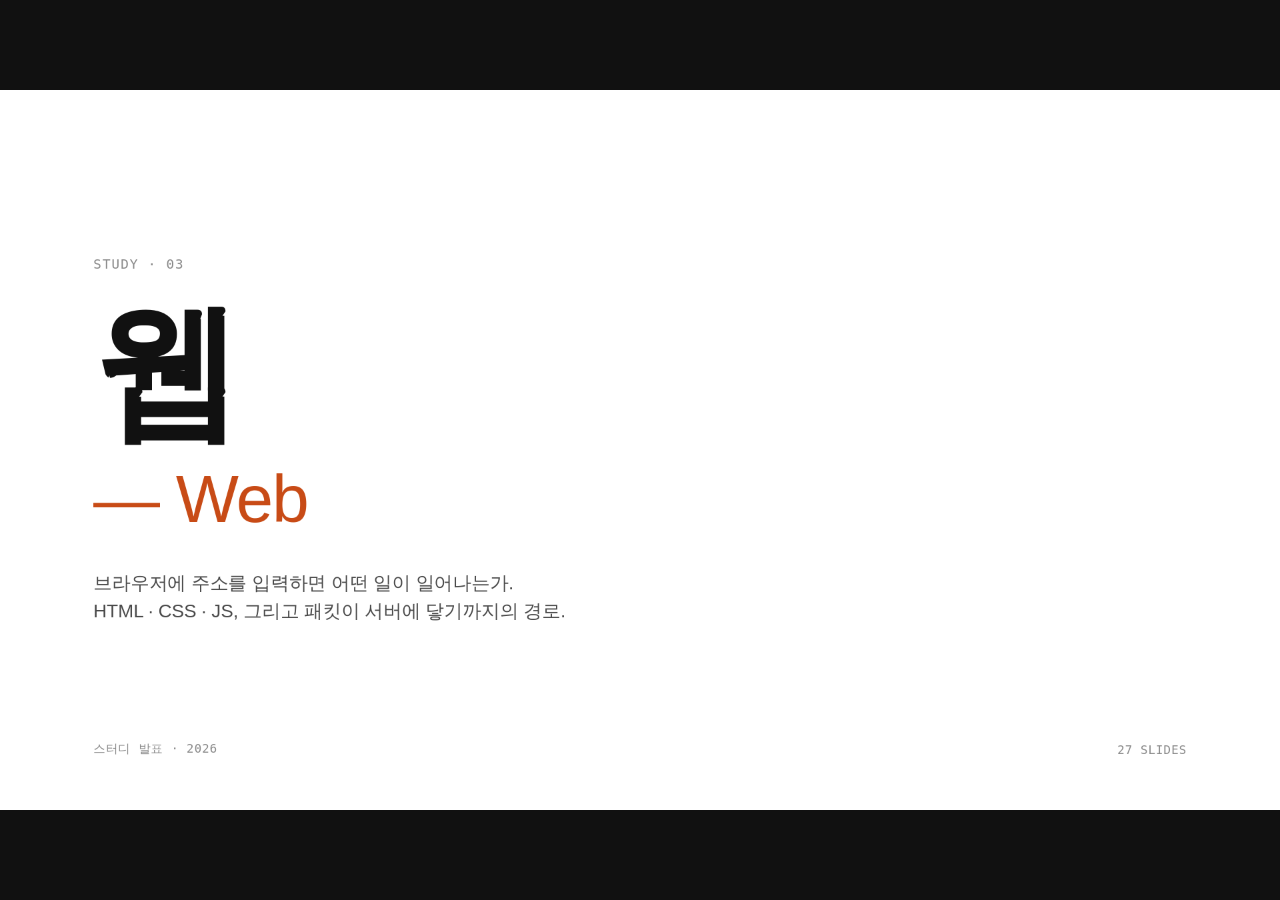
<file: 03_web/index.html>
<!DOCTYPE html>
<html>
<head>
  <meta charset="utf-8">
  <title>웹</title>
  <style>
    * { margin: 0; padding: 0; box-sizing: border-box; }
    body { background: #c84b16; display: flex; align-items: center; justify-content: center; min-height: 100vh; font-family: -apple-system, BlinkMacSystemFont, sans-serif; }
    #__bundler_loading { position: fixed; bottom: 20px; right: 20px; font: 13px/1.4 -apple-system, BlinkMacSystemFont, sans-serif; color: #666; background: #fff; padding: 8px 14px; border-radius: 8px; box-shadow: 0 1px 4px rgba(0,0,0,0.12); z-index: 10000; }
    #__bundler_thumbnail { position: fixed; inset: 0; width: 100%; height: 100%; display: flex; align-items: center; justify-content: center; background: #c84b16; z-index: 9999; }
    #__bundler_thumbnail svg { width: 100%; height: 100%; object-fit: contain; }
    #__bundler_placeholder { color: #999; font-size: 14px; }
  </style>
  <noscript>
    <style>#__bundler_loading { display: none; }</style>
    <div style="position:fixed;bottom:12px;left:12px;font:13px/1.4 -apple-system,BlinkMacSystemFont,sans-serif;color:#999;background:rgba(255,255,255,0.9);padding:6px 12px;border-radius:6px;box-shadow:0 1px 4px rgba(0,0,0,0.08);z-index:10000;">
      This page requires JavaScript to display.
    </div>
  </noscript>
</head>
<body>
  <div id="__bundler_thumbnail">
  <svg viewBox="0 0 1200 800" xmlns="http://www.w3.org/2000/svg">
    <rect width="1200" height="800" fill="#c84b16"></rect>
    <g fill="none" stroke="#ffffff" stroke-width="22" stroke-linecap="round" stroke-linejoin="round">
      <path d="M360 330 L760 330"></path>
      <path d="M690 270 L760 330 L690 390"></path>
      <path d="M840 470 L440 470"></path>
      <path d="M510 410 L440 470 L510 530"></path>
    </g>
    <text x="600" y="660" text-anchor="middle" font-family="ui-monospace, Menlo, monospace" font-size="86" font-weight="700" fill="#ffffff" letter-spacing="6">HTTP</text>
  </svg>
</div>
  <div id="__bundler_loading">Unpacking...</div>

  <script>
    
document.addEventListener('DOMContentLoaded', async function() {
  const loading = document.getElementById('__bundler_loading');
  function setStatus(msg) { if (loading) loading.textContent = msg; }

  // Error sink persists across replaceWith since it's on window, not the DOM.
  window.addEventListener('error', function(e) {
    var p = document.body || document.documentElement;
    var d = document.getElementById('__bundler_err') || p.appendChild(document.createElement('div'));
    d.id = '__bundler_err';
    d.style.cssText = 'position:fixed;bottom:12px;left:12px;right:12px;font:12px/1.4 ui-monospace,monospace;background:#2a1215;color:#ff8a80;padding:10px 14px;border-radius:8px;border:1px solid #5c2b2e;z-index:99999;white-space:pre-wrap;max-height:40vh;overflow:auto';
    d.textContent = (d.textContent ? d.textContent + String.fromCharCode(10) : '') +
      '[bundle] ' + (e.message || e.type) +
      (e.filename ? ' (' + e.filename.slice(0, 60) + ':' + e.lineno + ')' : '');
  }, true);

  try {
    const manifestEl = document.querySelector('script[type="__bundler/manifest"]');
    const templateEl = document.querySelector('script[type="__bundler/template"]');
    if (!manifestEl || !templateEl) {
      setStatus('Error: missing bundle data');
      console.error('[bundler] Missing script tags — manifestEl:', !!manifestEl, 'templateEl:', !!templateEl);
      return;
    }

    const manifest = JSON.parse(manifestEl.textContent);
    let template = JSON.parse(templateEl.textContent);

    const uuids = Object.keys(manifest);
    setStatus('Unpacking ' + uuids.length + ' assets...');

    const blobUrls = {};
    await Promise.all(uuids.map(async (uuid) => {
      const entry = manifest[uuid];
      try {
        const binaryStr = atob(entry.data);
        const bytes = new Uint8Array(binaryStr.length);
        for (let i = 0; i < binaryStr.length; i++) bytes[i] = binaryStr.charCodeAt(i);

        let finalBytes = bytes;
        if (entry.compressed) {
          if (typeof DecompressionStream !== 'undefined') {
            const ds = new DecompressionStream('gzip');
            const writer = ds.writable.getWriter();
            const reader = ds.readable.getReader();
            writer.write(bytes);
            writer.close();
            const chunks = [];
            let totalLen = 0;
            while (true) {
              const { done, value } = await reader.read();
              if (done) break;
              chunks.push(value);
              totalLen += value.length;
            }
            finalBytes = new Uint8Array(totalLen);
            let offset = 0;
            for (const chunk of chunks) { finalBytes.set(chunk, offset); offset += chunk.length; }
          } else {
            console.warn('DecompressionStream not available, asset ' + uuid + ' may not render');
          }
        }

        blobUrls[uuid] = URL.createObjectURL(new Blob([finalBytes], { type: entry.mime }));
      } catch (err) {
        console.error('Failed to decode asset ' + uuid + ':', err);
        blobUrls[uuid] = URL.createObjectURL(new Blob([], { type: entry.mime }));
      }
    }));

    const extResEl = document.querySelector('script[type="__bundler/ext_resources"]');
    const extResources = extResEl ? JSON.parse(extResEl.textContent) : [];
    const resourceMap = {};
    for (const entry of extResources) {
      if (blobUrls[entry.uuid]) resourceMap[entry.id] = blobUrls[entry.uuid];
    }

    setStatus('Rendering...');
    for (const uuid of uuids) template = template.split(uuid).join(blobUrls[uuid]);

    // Strip integrity + crossorigin — blob URLs from a file:// document inherit
    // a null origin, so crossorigin forces a CORS fetch that SRI then rejects.
    // The manifest bytes are ours; SRI protects against CDN compromise, not this.
    template = template.replace(/\s+integrity="[^"]*"/gi, '').replace(/\s+crossorigin="[^"]*"/gi, '');

    const resourceScript = '<script>window.__resources = ' +
      JSON.stringify(resourceMap).split('</' + 'script>').join('<\\/' + 'script>') +
      ';</' + 'script>';
    // Inject after <head> so the DOCTYPE stays first; prepending the script
    // would push the parser into quirks mode. DOMParser always emits a <head>
    // (synthesizing one if the source HTML omitted it) but may carry
    // attributes through, so match the full opening tag. slice() rather than
    // replace() keeps us clear of $-pattern substitution in resourceScript.
    const headOpen = template.match(/<head[^>]*>/i);
    if (headOpen) {
      const i = headOpen.index + headOpen[0].length;
      template = template.slice(0, i) + resourceScript + template.slice(i);
    }

    // Parse the template and swap the root element. Scripts inserted via
    // DOMParser/replaceWith are inert per spec — re-create each with
    // createElement so they execute, awaiting onload for src scripts to
    // preserve ordering (React before ReactDOM before Babel before text/babel).
    const doc = new DOMParser().parseFromString(template, 'text/html');
    document.documentElement.replaceWith(doc.documentElement);
    const dead = Array.from(document.scripts);
    for (const old of dead) {
      const s = document.createElement('script');
      for (const a of old.attributes) s.setAttribute(a.name, a.value);
      s.textContent = old.textContent;
      // text/babel scripts with a src: fetch and inline. transformScriptTags
      // does XHR against the src, but blob:null/ from a file:// origin is
      // silently dropped. Inlining makes it a plain inline babel script,
      // which transformScriptTags handles unconditionally.
      if ((s.type === 'text/babel' || s.type === 'text/jsx') && s.src) {
        const r = await fetch(s.src);
        s.textContent = await r.text();
        s.removeAttribute('src');
      }
      const p = s.src ? new Promise(function(r) { s.onload = s.onerror = r; }) : null;
      old.replaceWith(s);
      if (p) await p;
    }
    // Babel standalone auto-transforms type=text/babel on DOMContentLoaded,
    // which fired before we swapped the document. Trigger manually if present.
    if (window.Babel && typeof window.Babel.transformScriptTags === 'function') {
      window.Babel.transformScriptTags();
    }
  } catch (err) {
    setStatus('Error unpacking: ' + err.message);
    console.error('Bundle unpack error:', err);
  }
});

  </script>

  <script type="__bundler/manifest">
{"e2adda10-6f88-4b81-b552-8b8494add799":{"mime":"text/javascript","compressed":true,"data":"H4sIAAAAAAAAE9V975LbNrbn9zwFppOJyLZEqTu2x1FbzvXYzsZ7bcfl7mRmyumxIRGSkKZIXoLqbsX2rfmUz7uzU7VvsC+yb5In2TrnACAAUmo5mam6a8/E3STxHzg4f39neHj4CTtk91Mxuxiomi/EA/bL3/7BKrFWfJoJdiWmbFasyiIXec3mRcW+OXv+jMH3KvmEYelveJ5mQo3hZxbxmKlS8AtRsbyohdL18VSx+2pWybJm9aYUkwNelpmc8VoW+fBHVeQHTKaTA112gGUPHmCd8IfnKSsLVSv2TmUyFU/zVFw/WvJ8IdIxe/GB1QWrl4KVvIKeXsk8La5YkbOcXybUs2nMLsRmWvAqhadygW1j/375+X8Mf/n57332cvFdOXy5eJz32WnJZ6LPvilWYvgkT/ssX6+mooI6lK5xFrOyEkqxV9B8JZSo4QfsIBux6ErWS8ZZzVUt5uusaX4p8zrWlaQxmxZ1XawGM5HXomLFpagyvmFqWVzJfKGrmxXrvGa3sKjqszlPhWLFuoYxyjQTujYRM76ui4Ga8QwKw+hknouKzXh+yRWTinE2l9ciZalQcpEzJX8SLErFnK+zmh19eTz6v//7aHRvFNvJh8pEynA4b+uK52peVKsxPY/itzDouaxxAS6luCqLqu6zTNS1qKbFtUgTW9WpoM/e5gWWfst4XVdyuq4FzWGeiorxGkaxLCqR6u4djY9iHEy9FLayly/P/szENTQnKqZErVi9lIqpgslascffPmczXtbrSjAlhGLrXI9kIYqVqKuNnrQ5rKPMa2zg7b+tRCo5PXnLMr5RTFyKaqMXAuYc5rFWrLjKWckXAvrr9suZ2D50BgY8rYorJaqeYi+pqZ//zk75pYC6Xj7+mpVVka5nAlZnlgme28qKXAygkUEpqgF1Ab7HxcgLJq7risPY16UezSJm9XK9muZcZqyC/9ARVPInPNOZmNeDJRyoWZGtVzkr5qyp2xZVtgeRqnktZ2yWFblQccIeZXJ2Aculj5E4Yb/8/D+Hv/z8v5jZ8rYD82K2ViJlddFsp1qUbCrqKyFymlR1wtKKL2gHFFUqqhNWycWyHsywqXlRNTvoQpZsyJ4Xl4Kt7U8prMWQPRaZqAWLilLkMJWPeD4T2VA/nhX5XFarZp0kz4pFnLDH2PhS4HT1FLXNRLrQmxJW8oRdybRewlQpCYTIGVFWzHh2WhcVX4gEe1jCzsWhsRmvqg17m/KaD4jQXsjybZ/xSrBUrlYiZbJZbtOLPitWsq5FyuZVsQI6cznMxXXtkK4+UsWlTFORwxbEHdsctTNdExx5tS6RUmFbSLREXgN9WBWp6AMNsQeSar2U3OvS27wYQGXOeU3YK6h9ta6xN4qlUpW8nsH6v4WBzpA8v7X1PFqrulg9uQQCXeRYrcjESuT1mKWihsom7B2f0dhg2H1WF32axw/[base64]/kXNat4nVR88xtkR4493urCL1ziywFdtRbTT2RW/uLR8aULitZVH5B7Hi+zrKtXa8EV0Xu9KMHn/XYe9YzTA3+guQaf6p5if/yUvaoug/xiV7al0RCRT4TY5YXublAka9kmbgUWYIbb1momvGyZBdClIpOxLpCDg8HgHs9t3fxd6+esegrfDOJcZ9WYpCKTF6KCm5soGpIq/HoLblawoCzgqe4a5HiTYGwwCN7w+J3PLsCRkDVvKoVdJcm8Mgc4O8UXwhigdl9VW8y8aDZpuO8qKNxKuYyF2n8ziE6RHM+3B9SEV2+KUl3zuQAuLIDthRwL00OgDtreOP7SiDJZHjDZHwqssnBmawzcfAgSZL7Q/1+d4GHC5GnvLPE/aFzas0QiZVX1Wxy0LxNflQHD+4P6eUDPTWwkP4MsGqdCTw8Iq+RH81wLea4wnNZKTO/vIbFhVoafhBmSrGpmBeV0PwedaZa50SdeF1zpJRQnSZNVVHUHVcI7jpZiVltydFsKbO0EsgXufQqYU/4bKk7Jk2nihXwRjzLNqzmi4Vmk/VOGNAUq1klRG5m+sUL9gx+OgDW6miApEOkfZSuZsUK+zDPiqvYq6NYDS55JlNei8lBXrwBKQG+kvniTS2u675+lvGytM+wr2+Ae0nxwcEn7HD4ySdRZGgisESqZo+fnD79by/e/OnN4ydfP/zu2RmboBxwEn7wjfvB6J7zwbffP3n17OFf3nzz9PGTN89P4f29kfP++4fPnj5+ePbkzcOzs1dswnq/dgi9k09spSVPj9mERTkO57SuZL6I8jgpeXoKBzU67rPeqBc7RWj3LIWo2YS9/QSOwxipzLtPiLaVhZKw98ckJJ3oxzJXoh6zkfkdruOMb8ZsmhWzC/N0ymcXi6pY5+mYfToa2a9nRVZUY/bpfD43j+ZFXg/mfCWzzZgNQBgWA7VRtVj12R8zmV8857NT/P3rAij0wTciuxSw1dgLsRYHfWYf9NnDSvKszxTP1UCJStpWzBQb7oaef/gE/0mIxLRHzqeqyNa1uHHw80xcm4c8k4t8IGuxUmNGoqx59eNa1XK+GcyKvEZuz31tOqPl03ZvKpFxuOxMbVYAHRSVXMjcVBc0Cn0bqGUl8wun694KOctxJbNsQEzDuGnB6+HQEg64UODeyVBMAIYygpvlvsqK+kGMV4mhVo9OT5mqZZYx1HcIUB3Qnz8JO8/Zxg6XCaIxBbL+SIpQpVBzkLiWYpXACcZtO9ZfRYfxjjVkv5MrEJB5XofL2fEKr5sxOxqNft/xlu6fra+nxfVAyZ9kvhizKUpxg2lx3fFh965krGG7T+x4JKzpgG4KYhbMuzbvbpbLn57XjeRFXNN5M1+2xaNtLQKJ72oRf85EuEPOeMl+AjEZyfmqmMpMIDcPG284L6or0P/US1mlsI8uBAOx0d0XZ7D5SI0Fko1piH33tM/SIu/VRHLw5tKqIrsnkpqX1PqvJWfuif6J7qYxOz66/[base64]/jGS402wJYj+YUzu2sFw0UhueM86v1HtFCTlPNfSQZ37L+R2X1H3VtvFPuX/rTObSd4WQpecSsUhvRg23t3u7XIg9lizkqveIUTPGrt4XCnynwpKlm7O6/1cLauFHyr9eetcyXzTOZi8M/glJoL+Phecx5WMh/oa9t9vOtk6eFViymPju/c6Zv/j5I/NCTD3fTNFLOj282+x3qcJ7+FgsNWGCPFZe+8Je3o5dFxfOJRE7cOrRm5uZJ7sVcOFdXsHWi0YMV8Mt58YQ7Pzi/Hg1Xx04C+J+vLO2cfOl8ydblg7yzbBUS04bLwt0DQcMomZHB65+xOQy6PAnJ5pau805CLDvp43NDH5kiwo1F5Df84JBgvgbsftZ9a3U4upqnt+7/mtDgn48jprZ3fux3X2Mi9yDwZbS0HqyIvFJkFD06/Zs+LvDjos+ciz4o+e1Tkqsi46jP7WddNNmqqx6Ha3tw8mffuxV00b8sB6aYDdnRW7EK7oreJLnkleV4P8vVKVHI2ZjWfrjNewQN1k0jbsdWcye2mW7dd5kZc1wNc83A5O/mBD+4oEiVK9m7HDN6+E5809J99AQfM6/XtUXM8dZ2kpN1V6507SEmoVCrBPlDZGTUbsGP/bWGZttCq8PZix8FSDg/ZL//42y//+Bs7C8x/+PS/[base64]/qrXtFmrY82O7c7p4eNsQOASUsGB44zcLvU+/DXu5X++Pw97/k/qI6ubotbann8fU6b7/[base64]/tHN9etdfhe5XAJ/NZ6jTr+N/V6eOgUhy1X1Usyy5YZB2enitdL9E/gOVuJamH9BUuhTcJgjzfLa7VoWl8xtP0ZasVK7WxIVTgKW+PxYHcKXdrNvtObTTsOksoenOyc7d/se6OC3zZ5obbPnUMit4M91qhvOuv86VA/dXy1t0Kqo+wWFdUN28XRg/6KnUiHz79cthuAbtZZku0HTIDene5IH0Zto/Vc+ynRqINJvl612HtHluw2PH2keO6KQchb3SweghjiM0sDZP9C3eke4p0/XuSO91iXQMfvCHh2WMRwDyrwwPD4Ts2JdzKc2/XFDh9hlTE7L2n91aCYz30DyDaTlKf61YW12uu464AkLqdhZs4v2c1t3Gm0UfocbNEvUQO+LuojGgrbobOsvWrO9ebuVK51fr6l4U8ff/mHP9z5Q1dZuKMXmlFp1PDJF3eCEY61h8c7u/G1kqfXO2ltxdBiTWLQsbM/tIBiF9xI4V9sVZkeb7Fo6KGZjfMRloSuySjKyQGN9OC8GTMJbgPk7x3l/NYa+LwWlVeBkfX2qQMcUt213L4q7e/HY2y7Y5m0G+weq/Uv9S/oYPRHffyL6iCfrLbUWW2t3UcoVG8L34MgmdXXK5GvbxLiXcXlnVGHlnKbse34NvwNxZadQvl2VeEfAhEb/[base64]/W8fQ3vY27bpbzQFe/SYXifbFFc3Nr9qSeR3wpWs63zMAIoxX4MdOwHyHDrEoXMlXanBxnw9OXDngITDnzzGMNCIPKnWNdGQopq8Khlt9hKKPD1ZdMi3fRZKkxcxbwo4B5Er2EKO7HxKI2HSaK7MYAph6v7Yx119rnLQvJ7fAP5/fWee51D2kKq8S4PyoRi1BfHDqVb8WtzC+I5PBqNLq/gzB1v00wfc/i7mwr/xkvRVQv7tyLqpaFv/rrcaem8QxHDszIG1wOI15y2BRIgM9cyZ6Bfbcsf/[base64]/HJWiHzT3e1eC+Dise52SqSEEh2W2O+HT25d3bt49voFmGxBztFGMCKgVEytCoo7t3+3dG/bv3+qPki7hPNmXkOFuvj7ZNBI2icyI+nd65c/cLftI2UGMI7BhCWyl+thQ6Igk9XmfLqliJf4nZ2tzmEJOiba50zZOHtR/pC8EneP2O4F98ou3JphpSkp+gCYOMvFeCXfEcVdcQEGhj2DCiw4Q5Ge9wU40biO2HC8P0yJzX6Mdqwr1wtiCEwbNY/xvOJNYBITGiJkIPleEtOiRq18RvKgyHorA/IIemIgpfwmj8JvplgMPDQOSDB6Cvr0HSz8WsFukjDka22QWT+Y9iVlsdOxrd7y8FTx+QkenfdLD0AON/[base64]/4MSD18804/mFoXlvVry6eMZV/T3VHMVNNSsu85pLCEa3HcdRmiUyDkbQtbzIcVQ2Vt9SHG+fO9NkDWad0SVuQ+fu6fBX0dsAHau889S99hcEmvGFOncTNnRGGyT7jaGur/0OfJnb6mX6XaLqjS3Bf99StF3GlWKPxeziFKmiuK5FniqEj3miAy1pgrRH1wK8AqYUJ//QXlERjK8S9brK2esekoden/Xo3MNPWs1AP6JSonduGQ4M+avWGDXerIdal6KKGrXNUqrkDYSHsgn9QuGjp3gTRe8QImHMeiDQ9iiI2SlHUeQTx+MKH2vXiQl7fe6/IEyc9nM4WGdyJSo2wUhs/+2qWCvxNM12fSLy9VPdmcHRySfeyyL/d7Exw6PfkqnM0wgeBCMq8lekU5kED3aUOM2KmsB4nFLNwx0ln8PIEMFj0n62o9wZL/8ILMckfLK7zNc6AGvS8XBXL7XOZxI+6SgzHLJH5OY3KJdcCYBNUcjXAbILoJnwfHO1FIj+oVZSKa2DomM3tSqn4ZDJRQ7WHCymiOvKgDBqZsmUMngPQHgLcKi4kko4VHo4tJ6HSwRrqihW2sZQUzU9iqKPCOghtt/yPHUqygSvFHP2G3DPyGquEbtH1kkwe4+LGSHGTBw0Bv1HzlnUbGD2+edMJBpcIn3J62X7SRQnBFohlFMyjjWZaEgrvcTZfy7ydXPiP3haYSA8xDT8CciLQyg03SkheOxpXlNrC1Fb8hRpihT32dEoZu/ftwKpXZmpaegbJF8f15Imea2mvgmbMpTP582dxoZD9pK0rqIaAFyT1okC6AFpjb6rsq/eqBwtfpMkST59gRIOeMIiDs1sXQ2byhCVpoENstc/ej1pJn+6VjIHpCwCeAJ2we7hQjn7NLqqCuAlgKgTEo0EgJG5BncS2jFXS0lkKQdXNuASFmuwwMVm+8HWGr7+6vNzO5RhUgtVRxYBQglezZZxTFtFefNtbpM+6/XCuwLHEN4gMH0vCryzgrtgk89Q4H3JF+LVGhiWxiYA3kYdGCYXYgOIRr2+S7JvLka3uFOKKPfNBfGCWRWXbllLhvuovlNKXmJs9Fo4t+D2GolAuvXRk5uLEohIv0U/+ti4S2hfab/wYj5n67yWGe4KlAwJLO7Nm2Il0DL7BlbzjcjJTBWZAMKmrnlG8A3aM0wV83qQcXDDjhP2LXEmFeFLND7p4GgOjo954VDtWSXQD9L2KEd4EWgAHE8IPY+V4McGMasatg5uCui4dbPUeC14jGYF6UYQDgOIdy1Xwqez8N0TPbwJm/OsiccaDtlTjewzK7JMo3/cMqqPJWj8clIHAJ9J8l+fkR/lXFYURYugQIlLZfR0wio49KUh6U6XQvLc1WdYXafLLzV5Ai1IJeaiArwYg2VWY3Q9SC0LJCM4S0iNE/ZYQ9kVuVMbTjXED2DB3qjHIqsf6XJ+JUknvMygGS12BB0Gb37/WvNAwRaiflqLlQtelDiV9WI2mUwQrKKzJW85P7AZwmzBZfruQzPEZyB2N3tzXQJYiBqzK/y6IzpCacwRVBo39YgUYx4IPoeCLEDBTKor1NYIfQYiFYMJbFqs8xlEKjxFfsXfv43AcsiGbTwU88zBN3FUVG5VUjlwWAbhqpLATyuEosMuo5hKvr51JRcLUTV1qHJdIVxTJeYVoIDYqHsNYvKnF4hPAvAlw79ityLs+Xu3x5+9d/r6WTwMrgF5KR7LqgZ2G4CaTkXduinkpTAERX/1XIOomcdRVIlZUaUqYJdgvSLqbAUeqfar5hPafFUCKJu0qZrp7AE7ZUdJt2GV2PcvwP/n/Xu48WLcFjJfOxoJ9HFhOZuwKql5tRC1++5qCVAHUQ5N5Akp3I2k97sJcc4xlg7engRdxxocMQogI1tPAL0pys3V3cw6XCdRHjd1fvDOZPg1Cjqff85+17xAEcuf0OAlm4B6FX4s1rWDpbOrgCuwdW6XZF5UgC8URbTmhtXAjXqmD1u8uwrkzSPvow99cL/tmI9QkHU3ZaIFcZyuvjM2tZ4CrB1xAX2CJ4F7u3nAKz6rRfWY19w8bLafftLqAdAu/tPGoV0rXgvAtJE/NSCtRImQByQgTqDoAHFHEFGmJvJio9APRTpoiPjKBa/i5kI1MKUJAkM9R0MiW8hLl+T8523qkULf70oMEBYMbnLQHlELwCqkhUC9GaFYoa5Kta+N4MQ/RSgKuoqbUy/[base64]/6eYj8W06Sp5LG57WEEWEWFYTfKXLrLiqtlqALA9bUaopBkIt0y9JSK1FCASHEo0TevbiLE+srQa/YQl+yRUj6FHA7ZtzmEZNaPilW5rkV6ivYvE5Z0tSwyCEMBHgrIEMy3X3wh6pc0tZvvebYWCHfNpgIsfoCkbYDogC7NdBsERObXwxUDfpahyAxxhCAkG0ZDGW7dAOcSaUqcKogvmIF6MRyNr6Ji6M9Ek0kE7v179vo8bghM3XGp4f2ZwB6LHckWacM3hULZWekP+mzmt/bBvYH64DsfamN2yIO44BbQs2NLhQL39gUfDtkf14ipZS6CvLgixZqEo2PkQ4w5s6IQ4xks6QZlobTvHPGCaW3AKwIOFrzKNgOtzjG2BRdZdQqt+6cDZhGKf4N2mpZi2lYfvplLy1laA/shOzUUylqeG8g7ZeKgPYqlCRVOQrO5D1lzHfcUy4XCXdtQIcbToqyVCc9zCKJGaLT6x0NGd3dqoU5R4EBXOdjR6NJI0Vguj99T2hMgsdU8AvhcjZDD9JDqZUVI78lMKVCv6C6BHECAaa/EAC4VGOvYGRwYJaTCi7JrPqSiw4tYyB6dVoVLog+Z2R4DnJFglkpU3a5LgrYEZg7nyIy9ElTKmp66dq+ruhtjrTJnPGdNe9hh66PgNG+cHDVB8a5KrXuwGwUL/MeaZ3IOPEjfWdYK5xXwypoa3mJXNKJQIWdicgCmkio/OAckhkrO3zKCH670HSU0hLhznbwSKMLpYQEoOhn24YZbyaoqKn2h97RJ73CIpqVhxvMFK3IA4TZ1BTehjtVvE6nYqA+RIiuNK+wwfjhprpLdPQl6doEP9qVHbhaMTdjDquKbBBQMkUUxxmNxips2Tla8jCK1DMisr0SwemGnNrW021xXUmEdFTw+E9d1nPxYyDzq/ZD3XJrrqgxMtb3eiSMOOOVsMeDMGghVnFSpmNadZaDPLda1naX5Okd2lmfaCThJEq8u8GugXZVv6JxDqC+EC9Pq/+0f7DUwL+dgfYRV7rNPZdpn41KJdVrAB251K1BKTMUMnIWowfum0gcxKsvwafMwYaew4vpmd6uCLYZ5Kex2YNEZlxncSWTLHKi64rVYbFjKqws0CjKxaiQPW00C70/YSzkrGN798JBOCZAjcW44Tq0bp4ve7uMdG7B784GPNBGnaIjzGEVfjX94/fqvP5yfH/5w/v518un568EPV+e33o/pX3gfvf5rfH74Qxx/Fd+Kh4s+69EMfnYUO+sf1PzDtPmy86vor+9f/6D6D/7zVvThPIaBf3xnoq9+h2+oV58d6X4dd/[base64]/uBqc3xouYs2yble/apWOviOR7hq+1X2mm3t0enpq6XPUkjncEonDCzRdjDu1szuqaSmF3ImgW8T+7PuDGO17B/ttmW83Hg93DJs0ePrmh0ABBwytYwPDXacVrNN1rSXhlFJpAK0GDqSu4biA5YgSVTRV0eYCrE1QqDu1zud9IqnA4TOxKmsJ9oGrYp2l4JcNTrGQMaA5HgYIPk+9APTD85gNzVUzL4pYsylUE0DGB1c6xu6/wt6CHTET+gCLVMvMCD1+wmQtgNajnxx4BjTVTMWMr5XQQ24GhRK0lvPw8IIqNX1RpOI5L81OR+UtqFAlm+CIGs2rSjKRL+olG4B3vWQPwKOEycHA3UO0lHm78Gt5nuR85ahq4QBEeUJw9X+S9TLq4ZT18NzkpBfGReg5D4Cncqgs/AHdaCpA29rYRkHt6nIp2JtgRjp1sB/cidBME5CqVDiDiYNzzHFo24ZCb8PxuE9pUO0Oe+ZeKtBnPEGqu6PvmiXC+/CXn/9OBLnSXKzMO/[base64]//gZNFrZktVZlqFekCWMTrDIJ9XROB2g4l15vVfN5VPbZZVJXchW5NhiRKbHf+Hw9TSrVLgcdrQij2n6NY0hnyT19QzrL7nQP2a+Gfd1BOkvv6RHSWPisO2XcpVxu3rZL+q6WncWDT9p1OGbEjuLN23ZJR+29p1bc97Z4mMvV9uL+F+0a0OvqFZ/HjMKbHprow6/BphZ+1D1uYziIu+yKzcaPtgwgLO4+u6G4rxLeuZ/21Sjr82qZE51wsuPMNt2gkI4270/PNaWgVHKaijveh+wW65XXvVAo8MrqOB6vMHkU7lPapWq9IMjCzEW7Qy2BaN86l36dXj8D6tsseJf1vcJ0WFubI/ygLQMY9titdi86nQRaqvXmIW58lLdUx8vtTn6+0GacBwMBjWKuHBmNnMi0hBb18H0zYzQRAB7xSCvTJw4LYb2/Td3ku7yt7lReujWDaxKy0ugOMmE9SrUWVKojl/asVW8Xr1p61gs++ajz8evOxT/zPPyTzoG/XhnGImzdClnh6LPgt84keMZ45RC4xiM/7D96AKaPwJ8jgqLBdnBfa/pm+wwCkU22EVHGk1gjv2GeEzZBQbqvs2qaZzoXis/cWhi5PfeV+d7fWbYWyg2rQSN6rUK+xy/AoplP+6wHnEVHQ34ZlETzItd5u8B85HsM62H9pIMV9hsUft05JNOPAUbl9MJWnst0/0aey/SGNlayQW+i72mf65i2J5S+DZN55aLVma+vPqIzX1/d1Jn5ldsZnKGbXYd1UEjQ0F7ldFRIewfQYYioD32amD7V7J2KbynmaoyWDj4DwR1jt6cZlkOgEGwXjY5gFK2KLBD2DJDknvNo8gF5M2nq6D4Mpoi/r6uCNnJdFICf226h4+igcyQUgqgvO56bit54gkwxzKOA2cdN4jb4c1+DF+CIJweQUgFCFA50knF6e8CaDk4OXpqknWiNPmAIOOE8jn75+X/EBw9sExARfblAj7E/FteTgxGE0d9lR3cPACszg2x8uThgqq6KCzE50Nh4jyBW2DwdmDSOyT37CNQKM15ODjAQ13sMljj73CFLkwMgSgcP7pcQGZNODp4fjdgXz+6we9kddudgCKkXLxdNz+8PafzOE1VyO1kIcG/mRl6KyUFZZLKGBrzPaEAHD47uD+G5/1aJ8uDBsOsNAuc7peifXSsHkSS7Vu4FRJr4q4aPol9+/vv/Lyt2l30BizX4NQumcwsc7DOXmGVj12S+MunqnXybdlrpZfQqPniAP3rduJimBw9e2WX1u/zWkkBzcIPsvZiVtjNxryHCkeMAy9NLEEWjwVHfZJeNW6QhbAH20Ue38DEN4OTu3cKiiEZe5a4q2cvUcIt8Y65rjMdLmtfkmQdxWhmGlkhHqem5CDFCY3yj4zwoYWEU+7dKRam297pSUO7y7hMs3X2ZkJD2cfT9XyjYga0XcrhDSLUGg9du6gb9zKSqR/dgNwN8XZRDwhVyjGMFGK909ALqchm5ydLqoJcLjC9hLwgCAVpB0y3G0DQVadf6Yq3Qgxk6hEFAxFahyyg5ZPJqQ/4SgPlBEAIsX6cLN2Cu4quSvEsxX31ZFddyJesNph7Xofygdc8LVj38mmVFUbJciFRY1htXoL2VTe+9JNr6TyOvw1dfgxZ7QvbMdhymCVeYUEMLUf8R6KTMF48yKfL6lafPMd8/efzfnrAJuz0KX6QgG4GECmX/wgYQjFCUra+mGKZAS8gGTQFf55DW7D42Fet9iJvkrCjZYMKe83qZzITMogh7M2BpDRbHL0IVMNY03VbTrc6apn5NH0IhEMNh9zyjSCx82VqjK3YfU/z+I48pltnNg/l3DdbIZ/XkAFzxDh4AHCzdMh233A01rMuDBxgkvi4/vjDoy3Vx+LGjgmX1EbWh/fvgASH7dQ/orTdpOy6J8Fhpm+iMtjgRF8+L340J3vpCryaf1aGK7Xccst10H1BpjUo2tLul9GvHUmsbLfQYjK2w1DaEjSz/sO6R7DoyttS6KQPKWry0ItlnEixUO0uiLWRL2Vs3lcUVtKUB30EDQDrd/RDftJZ0YWP8vF1Rkejk5joUMfJvfQxb1ciVFGSPFBqzV0CyX1GzAHC0FJWS6IHrOjy6EYbGdYg0Z2pdXUIwC8DxQFh3cP8bgIf9OABCf2jxAAZ7cwsrQKU+lhmgUu1p1nejtn21Dk57wpuVb3rykirR8AyRVWQ8TTs/DztumAa/y5ZgE4hFJC4d1k+JGhabkAXEpb6E/twqvC47wiJsXzptGLrv2iq3cg1xexZdl70+W5cfW4xsQzcU3Tp3XhH02vK2Mcx7Z6DsnzT2i87y3hgFXl7HAK5nva6qyomKdcILbt5c3VN5U6n2LN5UomsCP3gEIsCsTQmQFkFrtcfhbtBa/7ibavbV1dPnAUMRggF1n3pT9uO1pFhsC3+RystGZ4FfHjDQUIFEDKPWgu2qSHlmJG5XGeCUB68V76X/GsVf/3L/6v4wlZfbi6zU4uDBGUQuUHQDQKixqfC84qz7ZNKqrP3AqZtARsP+dnIoZn5wbx08IATiNq9zYwWE52imoKuCoMfer2/DFf0I5odCGDXTAze0riN2uQ9zQ3dc0KbJUFjXx21fad1v5sbaab72qD3k8hp+S1e9neVqDdq8JRZG8zxdtESTyQJsRKS2Rkm7z3Rspkb9QjLbZw02mMULI1AisxJ+AJI1AWoYTO+lNmLBP/6LRqWtf/JfOxYg82MQEEXKC/gnjJTSXI2Ppd7wtGyCwwkGYYmj/il8vQY/[base64]/WQtWBg9DWCNymYIiDsNO1woktd7cHhDkSlCxGAKG7oMz9WDbHnxLYJgzu5CwvBkWp42qo5kPmQM6Ctycg2A4pEhsWTeaQFU6D2JKTRs0XRthCgEqnImjOTSvgAvuC9/opvxQDrgYvH3/NNlJkaQDra6vC0aGFMC80zLlyQgTbzibBCUE7cK8TvtfyakBIYCwOW7gQJibgj5unaSQbuYg2CF94u8IvvNtjBT9PsF8uTKktDTPs+RlAY/7yUxWe04utp0cb4h0jLPJAL+y4boSvXE8MJzc0SBQ9dsup3wMhxqCuPtPY9k1OZhcS00l77T4OwXe9ly3wYe/tNmDfsK+H7B0zOVBp4RG5eMBTwPEZM3HNZ9DB7a8+sA89nyS73iN+RCpqMxoIgYiYkiGKUTZyGoBq8hloumHzLqsiJ+23hy0I8XR0GHTcNZ6ASnBV5KzHS9k7sXG9jCNBdYK0wem9qSv0fq8AZrXg6QywO7x6ITS75xJCTZP+Yy2y2dLxmYG0XN2vLEKT0a0x/y4MrDEtvgUufWT/wne8LLMNvXmHOHfWqQDb6zM7JoO2QqMa62G1YF7aQeNh5wJKArhvi1w0kJnkcKSf6tOuoneAflLXIm8hxJlSGhDVlEwoz2QUiSy4NYZDhrriWqxKsHYNkZIM1aySJYD2pgSRkcNaqWIliIIW5Im/asIijUcRECmRJTVfvPBiZHQULHwA+ES9syfPXz57ePYEQZLs09NHr56+PAuenf3l2RNLRzuHemojy8Ah352DkDmnpw78D+Hgy06hAYJ/ULN54k7XYwFXPoQpcEagWoTrtbLI82MNoQZieyZnsiaNNn7cd6tCLoTnTWh8C7CrT9+Q1RiotswXfVKvHuAeOmiWAK4Y6tBEIyx36KnJbyTUVONT3xGUpsD2bEeVbn99jRMKmbqGEAcHNl5dyRKDXjIaGcvXq6kOvtSxISu+YUuOPAfCkKaJV4sZr2mliVX96w/q8If01g/qcIjaDx1QADy1+djtqqPD2nNqlnZOAlljedRny+M+W37RZzoUGRQd5+25WcZ2ANHSu2sJF0z3OVGZnAkwa9/uApfyO2oq7OH2cNyTqa8duiJv/frs7WfvSp4eR3n8gX32Dp9+eNucI1y57wknBcCirLt26xgAjBDYgmdLgGBM/N5Sb7xIt14ITdcLQt+2jsAt02ffP3z29PHDsyeIu+bN181zQUwczpzVfsq4S9h3wghI+Ix9WTTwF/Y0qZoK6cCg9+8d20lTLYFdP5iwjjKmLQOIbeWzUb/rc8+yo0X0ENY9vCZDIBRHHDjjix247sCuE+MG0BsQ94YqTBu8f+hBtBNuBOarcHk+s48w6BqFCgcY3tZDOPpGBuAafJ953WkyW7THbHcXkU4VhglvuTOCy0Jt08KHMPUtsqu6DoCFm4ftrzul2tcfgl5ygAeC/27dy177jhrY8CMOkG7Ai+yWVnqqFPxCVAPEWO91iS56+hwQ9jbD1qFKQSUIcED//fTbFwn+FoWiCJDH1+fhfBJyh1T4b0T1WNBC0w163FaqhOF4BTjG8yqPeq8bye6cfc1lhoZBjSL7qTcP2Odxr89cm0ZrGrrE7IAxdVn+Mx2S3VPsK9yLOAi+ApeTVIBAjjHVcAA+vS/z+gFgXSxZdESZ6SDcO4zwlhq3r5ol7EVB3wMcDB1gSDmmVegGcwDiuxFb2uQeaeoD7xnB+AzQgliH/RPuyQYFGpvSt5vGGfjrp9EP6a34s6G3iZbdwdhWRbZ8fXROWrKBy6ARpiUEWSI0Jru/D/nMu5dkmzygwWgdecA+0WLOxEoEbMLeffAjl37X2SPfT0AfhUpcWlEAftE5B4hKsa/Y4IiNw9d+FaAwtVVI9/1wyP5diNLZDxqSHpcIIJ80/[base64]/FIuiNeLYMqbteizC7GZFrxK++Rb7yxfzcs+5iGpAKFoUZwVTaoaAsOSKwEJvA4RyfDQJvIiJbzreFFXEM5h9olU2uuS45cD1MBCG0YpAoA/kO/B4WGaugAFqNGSaHxqaBXynQLkDw3eUDnUI254fgHCCWbdcjtmukTaj3WeFi0Ia6N5jzRhQInW9LTnc5OWmsS+fB4dxeyZWPDZZoz3wICCLRF03eTKAN7bv4lo9KJyGG86HDpU0ykN1A02OZIPHXU5xtH18RI4A4523EVI6b3OPW6/oF+f5qmcIV/xoc96h732KfMGeRwDTCbqFR8hcAPa9wyV8GAJfDycxK0G/vwRM2oQprbOZaEwb0Yxd9TPFlET4d6RT83QmDgO63P0poGk13Sq0yTpKNeAJWgpXuzxT1JRgxsj0ud+83upoySeBs9RxHB+11oM+ztttnZTLjCkgaqpycLnwdtSQlvcAM5jrzeo47h0X9fbd0kow/lfvYaGzhFSAUh0R4unVAivQ7zav2KeJPUa3tgaYjZu1WQUdfRvH6ZE39DvWc9QMfyF7MjwU81L/BdUoY0QGfB1kKQJ9jQufYTgRs3uDbeAO8k0824fKRNMgNtMS0UJWcI3HxzB1FdzObwCLqN7WTiMjLkqEEtZPwsVlv47ly/9pjPzQ5NjWjtby5zN11lGWoZhzadMf8J9PhJB3hCxZF1immc8+IA0r7O/Qq2VyDYsmhb1klESTEShh0nWifSa+rDjFn2Qr1OJKQ0QzATC9XMNy99hlTNW8/fvm/nUg+pOrbAj2qpD9vot2AnB892gvH7nutmLlmz6oc++/f7Jq2cP//Lmm6ePn7x5fhrsCGvG9rcDclmDKVcixcSijr11TIiFqMQkpTjS22qdO1mRmppsLpslT40Rt8hR/YzMHrKWihLWcDaCwmDG55i/zquJCDxsPwoxwnsSdAbEzDopmWAfDxz7BnXTueuLqoJ0m84N72wYN7XG+/fMeWqySpit5Av8Ju+NCwO17UtKvRbv2pRNYjSjbndt8O/fm/f2bMs66pRNDKxCl1BiAtw9aILOHAOQVuTl2Z+19xrDrEJ6HOZYwkVssmXhyTTZWjHNcVPPQhQrAfyL4SEpNawJjJcKBRZ7ufdN/dQ0sHbO9oJ4ojNj6Te3uUZcI/[base64]/GqAI1+3EcTNXHLmhrrjWYEyyflheaoUEU0FXw4TL4kAz9AeGwimqZR5fQ79BpoA8VeY+DGLMbztBbPHbRZ+/Uh/htaFEnBKaoUUySddb5woIs+RcbakkMS2A8BYi3QXAi9GFWJ5jESMumElQdXp93sVgWnsnVQmr+HGNT4KJ2lzZFA+mmFADnl3QzXxh1MS0K4HR6bTrkfrmtji4C4ZSzaWLsdm07I30k78F+E2/UhpbZhva+M8ZmH1/Q/TFrHChDJ8cWMOHDJUptaSXBvj7dhNmxeorsZ5To2wWyO/AjWQ90Hi1MvYIYgmQ7JSN+DI5WqQBfHxSoHbp1tRQat880zErMy6W1vpDsrRQ2IYwi2HhBHzXVmJQsmnXSKV9MxuYExg0Olqo7g1i4r1MnmRJlRKFscmazeHu/yLdvdKzRfNHiyLalsPRTgUF554v9Iyi+t2w/duEr1jvqsTHmHNuibcSpfFiR+zpSNUnqLLCFSdB2GGeADGL7UOu+LQcpwafqrPbGH1ExlJs0yCwwzwYPm6NnISWeg52Z+HPSIdWg6g2KhapMyIvtoks1VAIDNUkoaEFC7XdaPwYoam9ANnfd7dsusQo/66ZjzWzEfXbsptvYvbk70yXaGDk331/gsRtMVBcLT9Be/h4f6vRvDhGXxPYsIU8vXmCRSTsN/GiMApPNpej5j7lSfCO8y1yBlxxKgM0mTqhdULLqIBYmvXRzAlNA6h5Ynu3P0eBoNPp9HNv8MEQ+e8poiYHs+SlCLGU1WfcoUa4LZWyX6zwI1V9StuJuoS68/zxjFWDXuPu848g0Jf0zg8p/[base64]/O7s/dmTP589fPXk4fvTJ8+ePDqLP9Ppfmvj+he3kkRDrm4/xk5dcTA5KdTyXYiN0usLTMcJe6JmvBQaHVMl7AlYepx9ojTsGUn6uEcAmgFDqCCJDsFCoOWMiJQq2Bmf/vLz3yleq6nql5//jpWbj4Vi9EnfmiFJuBlk4lJkNsYP9FBt6c28tTefiWbq8naCPPdxyLWI5AIyyMMlQZPQa6SWgC/t2kUOG9wtnHe30XTYZAdvftuv7zuY6t0xw9s7uRI1/3eBqliRzOoqs7/wrAY0Xlva29w4NoZjdD3wyQjdpL91mrKz8bCqiqtXmP8bGrLPwf3/MUREe0+Z/+tpyWcCMbw60hE0x9laHBpOoYmZ93sCgn67I9+VO1oY7N/EN8VKdNSkQXT2q+NJnnZXscUTbe+KK3/cr35lR4d/fT0afHluKNSF2MSBhfUoSb5kP65XJRETrr0RTtgInwJADTsahc7O4OZhOzfqsa/Yl2zcOKhciM1W/5SdXimLIsp3janperOd/ZTF7r7W37gj3nUWt2srQu+YRQHID43DC5jJfq2jyywjXB3fk9Eqi7ZuJMc1Exq01Uw8j5f2tuke3zZK5DsL6Ub2DR0IPIX8yIEQqxxzytWiNHidQ/Q5QIM6yWkbbdIAV0ZIn+45DCbsa55ljpslOSzAUkF6N+j3gNcDAcrMqVhysK1WLKJMqlaJY5iHSvSaqoykOF9XqDFAFo7XWiGOHL7xsjRUKJWVGebHbwsDo+9O/S1ozXygEyBL6+oluw9VkMwYs3fc5HTpXMaAJ+S06t5N0OAICJTc6qT7rnu7bYlbcQ9UsC2G7Jd//O2Xf/wthDCjp/81/6d7bgagIzQBu+tCbAhDi/ayceegPKvIxGlvQs8N2VQE2QWVBuqqBAoQQ50nB3yDcvZtRIqoNCY/j+V6Pkc7tKohEUYBcqyp7NvoRcxqwRHrZMDzdGCysCfsSZPhjhIvkI8lpnW/okA2tRRZZuqK8vWK3cIcOxsyMMYnTR4+6JyT9RcMmz/JbAPT0HSnK09xw83vTLYMkjHMiqkKnay0zmwg1dKIwyXfOJ26xeQKIhZTQV4wkF7Bw87WQHdbFAyBTKWl5Wbja+mv2/kXXM6ePX051nnVKWnLoTtHhzYVW12UrrXWBrg5yQ2/bdDiInBKdyuKjRxKaXMBkY28AkxIra/asAS3XgpZsU4QNaZQvuUUc2zt1KUrojgAdrSPipxlIHCh21TgJwt38llRmpRcz3nZ3Ey788e+o9r72oeS0qV86PBRpHSypiFQDpgAKKxgG1ocQL51Q0CgOdgz8TVQbH6ovV6vMZ1wsxx4hxh/[base64]/0gUx/[base64]/mNrLeIugWtTyD6myrXfSCOoYfbsMNtQZnxIrJUja4+U4IG0B5jU9VlG5idp8ddbWil7Ex3ZOfddv/peNTY+W3qua/RJ+9Szcfyuv4rVuQzhMRNKijE+SCukyfWn7dqQS1lWh4o4zil6ICiBjjGa4MOwLWOMMrOBYPv6Yib5vqttnnCPeisdL5NYUmOzccFm1vW4xt7fnZmX6+7lyiZhWO7o1Wis3WUzkbTMVPUlRRctxP/tBPvugfxd4yBpUZdyfvmw/eZm2Z3ro7vKWTkGc5MMO1EwvuglTpsCtuwdOJUO3SFuEfIdsSyApakgAOxrohEvHDCC8jJFiROxAWQD2tfQS6pISEkb88qXuqppqsKC5MRnTDTR/qyIVDcvVmEThNGfqDj76dG89ZWxHm7zayGrhvIuyaK65paUy5EZc+zxGGGOKU7Ju2AsmBn7YCx+N/YAxNbNJ4Q2qmbL03Kh/cYV5L+XoV+EaRMLZnfQT/49VIEVd+3zVqWL5e9Y0A6au1wTkNCLS9GppPLfePG0l7wKMoYH6WY4gXsw7sAAEC1SUS+JNKzCuA8EmbwB9HAnQQRUrMFK6cMBiz5SjPpLvPTICMDacBKBCQklBKfxGDF2fus+cyvbbgnLp7zvWLk7QvDLxMr6O4A2ceDT7/c/jLz/+LqRoD4CrE7bZWRWTODFY5+CGjbSkBPRpp0RQwQ56jMerUQIHhaAJ/+fnvllJYqR192sWVnRpqBJjSpjIQ5U8gNgpRTrFxyllKzIXI61MKU4I7pWlC86WOtIRfgfSLypKlwES9G3bFsws3oSfEvSRM1UUJaFxcB3uhBbapDBlZHUXTMoiRMRLNeHo3JDesWZNacQs0IXT0d9YK8l3ZIwRm//FjQiQO2YyPNR2ZcrsU4+Cd6k1QW2tu9hwEFzrmtaan7CsGAZuDo7hTv+/EbFr2XTOiVotJv7929KIBRz9bg7vcutLML+6e6B3zNk4LNuZDQGX3RF7+GJMCWAvRKKiPpcGI/3Pz41+29gcBbTm5ZJHlbndv4XvU2XX1lfrTQOkz7JHb3y2SxjZIYnLQJI9yUSViPhez+iFYtpHT7yHUbehFFhRSon7Max71YJaHZcZlHuLvmh7vQOC9eR2hEpGnHUCZu4SlLkBhY+wVvHpcFWV7xZ0ZdkEV9uvjPyMXwu7j7E0/aJCe4Lp1LFiTU2GnSNTyTBM1Tkyw4f/C7lMWBXaLVSaP3pAdg48gyRToKIiOxN0C6rZZK8p/5Yw1QKrBefno6ckoFY6bWOLBZNucoNaAjV0dQ8eI7rO6iFldDAZhv+a0A/3vf/su1r0o8DKCNtq4+PC0D/1y1/CTcAg3Kr+M6stXfBFHSf6xZ5qNRn7JfKAjgJxnjoDyTNse1jJLHWsA6V6JJUHVLDA/hosgzRnwJi5/b2WUCFvyLQXEwJHWucvsm151ZJ3ss3TZlVfSNQ1Sd/WItQoJn70oUhF5aYrJmNMia9K5d7d8sj36ngp4wcAPsyzqvZbpec9RGWu0NdHhSwftuxzpC7EGCW8p+OWGIRIOGExQscjuQyKq4gEB6UHmeghWAydy8nyaFtdNPeQ3x8Hys+ZZwu4TbsOD4X2IgCwesKmYQRwdWamw/mWRpU6c+LbBSS1mYD19VkzBK73PxGoKPqutQTu8QcfwVTXz9XWdn6TFjV/BIgXfuLjmvQ7guG0DxFneORK0foksofkHM9f2sXX0pGUBs0R1tQvbU668e1euFomqZoSzRz3xX/KsDhQsWARVJTOlzsg2IbLg0S3WO6FFHcxlPZ7BDXyCLvpjcMI90XiY+HNQtyvYCieBVbB0uNswe71cLTpuNjCAgjVSjVmK+HnaKglyFd4ZjtKslODbAH7DK55lQjlglKqaQXTVjOcpQoJZ5+H/PLo9Kq/1LcVO+UoMvnv1jPaDsoapMHy0p3Q/UjaV9YqXLPru1bMBGbFnfLYUsQ03rMSKyxz0c2BJbSqSisJThxTKLbXrfsZ/2twiaE3j78pBwCIJC6oC4VQ08CZbzyZskd1HEAJnKdqnB832vLXBAeq32J8gOBA2C85qjPtG/oRQRl5eCIQxu3cvjETzVpdC440SSWlsYFpGgvNHJA3E+0PTa1NUpyJv0oFjmq/GNm5t7KRDEWnCXmnyCU7ETUVERNEveFpcC0WyMa5LLvJ6QBQYsY9MXAvEKb9gs6KULlp0MSeLtS3aUxAPltcsKxZyZrycURPLHmkDDPg/NFWgU3eFZrRCG5AHVxWMoGomKbq/AltTtl7lD+4vjx/88rf/c3+4PH7gBCerGtIggNuRtlibKFrKcAegtdCVcN8wuC2BgfQ2KmZDm+GWzgXCos9ay0b7kwyA62ldCeEPjDoE3gc1aZRIfylrURFwra/[base64]/yOKJu9OLBk4G5wVz7vM55c8mztW8i6AEC1k5nIEsQuwEMcY40udrb/OnQmhM8tMXRoYZuIH1pNlnIWUpEnD1wXXJ/EgT6JwUWF60nkAn8nSmF/izV1VZlsdJ5wta7LRcVT5/[base64]/bHVlgau1I4z094Y+6oOHB10c3j5PlKK7hbn+8qjG850GJITfOEfGRJ2SfB3v/ImthG59dT6L8yZxH/b04qs8SlYPmPvhHiWWwqyt8j+TiHYxrGH1wDOQZ4hE+2X36ITJ3JxjbsME7zKNgNNNb2QMOv/[base64]/qBr1yzv0E6m3jeXT5VLn+TbTMXZ6qRPl+Ow36EG4Po5PXKJFe9KSfQRpsvN5dzipeixNWF+vZUmNYYlYawqhrqsHIenGl01VDKcJYAMSxKyEokgOkL+2S2A7L3Gn6a1z4XD14UX6bN5/[base64]/yinrd1B9V833J03VoEMB2U+jpKCjDtNcESKDaWgm1NMJrtYV1Jy0O+YhY10H+szWdzW6AG92fNaRr6IMsRdcG6oteYMhVWthrl1Yret+N15XcqV/uh0W37jFN/0OFC8svzQ/3u7a1d6U2RDO232WX4cK4S0T6BXa+IWaG8IGlnfcEHT0neq7KQ5FrW+nDYOjNtlpMpV3giWazKldZMdNN+pSHh8ZoJWtklRZASnouZlyMbWa9qmH2fqq1131R2y/aZ2HaVK3ZmB1eRAo9/nnUJzcjeLmx1b6Kw+9oGMVwzS0uhv7r2Uw4eFyQtazx2J2oXOrEQpv0xHiYHdj+gKB74D01YC+AYzvFvBeC91r+uUnlw0EtRsuqCahToNT06aT3Sb4K64eaRkTKHjAlbgtNAG25DT8/j2LnNIYgtsUb+ef8ZIuNH4a+vOOJG+uoxfdtqHkSGWDJX2HKB6YlY0mtddHB40xk00oRbhndmSM+5Wh3WMH573FyxBwEdzgv2GxuxcUneC3p1fq4E4wNiSPb0qK1AqzoawFzsLs2dYN0k0IhlJYrt9+8muCgTpr2Cs0KNA/7MybtHUvEgYc1gzM2zrXPd26MzFq0smiaJOgoqYALOBFuS57CgXQIQYc1iY4HIT/AaiQmrrI8IPMe0fKJuOXfcUlKiHIEQjceVHy9bNr7JtAwDnu/9o8Au7JahXyDxcM0o29QqOXARsYnWxDEThh8tatcGN+LKxAsdZRlrK1t7TSs1jXPp1onMlkn/3o35c/GvyBH7fx3fgOSLLcguS8j9xTCcgkDI1J9pX/6Y/nbBw+SWAnnspp5iCkQfQ/5vDAkGv0pdJt68ARcp2gWEy9z1HFprWeTTWq5htCKfQQv9pu063bC1/SVLiX2IT96JEzc9HB559/TlOLHtV+IXjtSDVO0QdN0ftbi94KBaKbrj/[base64]/0/YEp8NzgTAQA="}}
  </script>

  <script type="__bundler/ext_resources">
[]
  </script>

  <script type="__bundler/template">
"<!DOCTYPE html>\n<html lang=\"ko\"><head>\n<meta charset=\"utf-8\">\n<title>웹<\u002Ftitle>\n<script src=\"e2adda10-6f88-4b81-b552-8b8494add799\"><\u002Fscript>\n\n<style>\n  :root {\n    --fg: #111;\n    --fg-soft: #4a4a4a;\n    --fg-mute: #8a8a8a;\n    --bg: #ffffff;\n    --rule: #e6e6e6;\n    --accent: #c84b16;\n    --code-bg: #faf8f5;\n    --font-kr: -apple-system, BlinkMacSystemFont, \"Apple SD Gothic Neo\", \"Pretendard\", \"Helvetica Neue\", Helvetica, Arial, sans-serif;\n    --font-mono: ui-monospace, SFMono-Regular, \"SF Mono\", Menlo, Consolas, monospace;\n  }\n  html, body { background: #111; margin: 0; }\n  deck-stage { background: #111; }\n\n  section {\n    background: var(--bg);\n    color: var(--fg);\n    font-family: var(--font-kr);\n    font-weight: 400;\n    letter-spacing: -0.01em;\n    padding: 88px 110px;\n    box-sizing: border-box;\n    position: relative;\n    overflow: hidden;\n    display: flex;\n    flex-direction: column;\n  }\n\n  .eyebrow {\n    font-size: 22px;\n    color: var(--fg-mute);\n    letter-spacing: 0.02em;\n    margin-bottom: 24px;\n    font-weight: 500;\n  }\n  .eyebrow .num { color: var(--accent); margin-right: 14px; font-variant-numeric: tabular-nums; }\n\n  h1.slide-title {\n    font-size: 84px;\n    font-weight: 700;\n    line-height: 1.1;\n    margin: 0 0 56px 0;\n    letter-spacing: -0.025em;\n  }\n  h1.slide-title .accent { color: var(--accent); }\n  h1.slide-title .sub { color: var(--fg-mute); font-weight: 500; }\n\n  h2.section-sub {\n    font-size: 34px;\n    font-weight: 500;\n    color: var(--fg-soft);\n    margin: 0 0 48px 0;\n  }\n\n  ul.bullets {\n    list-style: none;\n    padding: 0;\n    margin: 0;\n    display: flex;\n    flex-direction: column;\n    gap: 26px;\n    max-width: 1500px;\n  }\n  ul.bullets li {\n    font-size: 32px;\n    line-height: 1.45;\n    color: var(--fg);\n    padding-left: 38px;\n    position: relative;\n  }\n  ul.bullets li::before {\n    content: \"\";\n    width: 10px; height: 10px;\n    border-radius: 50%;\n    background: var(--fg);\n    position: absolute;\n    left: 6px; top: 18px;\n  }\n  ul.bullets li.muted { color: var(--fg-mute); }\n  ul.bullets li.muted::before { background: var(--fg-mute); }\n  ul.bullets li code, ul.bullets li .mono {\n    font-family: var(--font-mono);\n    font-size: 0.86em;\n    background: var(--code-bg);\n    padding: 2px 8px;\n    border-radius: 4px;\n  }\n\n  .footer {\n    position: absolute;\n    bottom: 36px;\n    left: 110px;\n    right: 110px;\n    display: flex;\n    justify-content: space-between;\n    align-items: center;\n    font-size: 18px;\n    color: var(--fg-mute);\n    font-variant-numeric: tabular-nums;\n  }\n  .footer .brand { letter-spacing: 0.04em; }\n  .footer .pageno .total { color: #c8c8c8; }\n\n  /* Cover */\n  .cover {\n    justify-content: center;\n    align-items: flex-start;\n    padding-left: 140px;\n  }\n  .cover .kicker {\n    font-family: var(--font-mono);\n    font-size: 20px;\n    color: var(--fg-mute);\n    letter-spacing: 0.08em;\n    margin-bottom: 40px;\n  }\n  .cover h1 {\n    font-size: 220px;\n    font-weight: 700;\n    margin: 0;\n    line-height: 1;\n    letter-spacing: -0.045em;\n  }\n  .cover h1 .l2 { display: block; color: var(--accent); font-size: 100px; letter-spacing: -0.02em; margin-top: 30px; font-weight: 500; }\n  .cover .subtitle {\n    margin-top: 56px;\n    font-size: 28px;\n    color: var(--fg-soft);\n    max-width: 1100px;\n    line-height: 1.5;\n  }\n  .cover .meta {\n    position: absolute;\n    bottom: 80px;\n    left: 140px;\n    right: 140px;\n    display: flex;\n    justify-content: space-between;\n    align-items: flex-end;\n    color: var(--fg-mute);\n    font-size: 18px;\n    font-family: var(--font-mono);\n    letter-spacing: 0.04em;\n  }\n\n  /* Section divider */\n  .divider { justify-content: center; align-items: flex-start; padding-left: 140px; }\n  .divider .chap {\n    font-family: var(--font-mono);\n    font-size: 22px;\n    color: var(--accent);\n    letter-spacing: 0.12em;\n    margin-bottom: 36px;\n  }\n  .divider h1 {\n    font-size: 120px;\n    font-weight: 700;\n    margin: 0;\n    line-height: 1.05;\n    letter-spacing: -0.03em;\n  }\n  .divider .desc {\n    margin-top: 40px;\n    font-size: 26px;\n    color: var(--fg-soft);\n    max-width: 1100px;\n    line-height: 1.5;\n  }\n\n  /* Two column */\n  .twocol {\n    display: grid;\n    grid-template-columns: 1fr 1fr;\n    gap: 80px;\n    align-items: start;\n    flex: 1;\n  }\n  .twocol > .right { align-self: stretch; display: flex; align-items: center; justify-content: center; }\n\n  .codecard {\n    background: var(--code-bg);\n    border: 1px solid var(--rule);\n    border-radius: 6px;\n    padding: 28px 32px;\n    font-family: var(--font-mono);\n    font-size: 22px;\n    line-height: 1.6;\n    color: var(--fg-soft);\n    white-space: pre;\n    overflow: auto;\n  }\n  .codecard .tag { color: var(--accent); }\n  .codecard .kw  { color: #2a6fdb; }\n  .codecard .str { color: #117a3d; }\n  .codecard .com { color: #999; }\n\n  .stack-row {\n    display: grid;\n    grid-template-columns: repeat(3, 1fr);\n    gap: 28px;\n    margin-top: 8px;\n  }\n  .stack-card {\n    border: 1px solid var(--rule);\n    border-radius: 8px;\n    padding: 26px 28px 30px;\n    background: #fff;\n    display: flex;\n    flex-direction: column;\n    gap: 14px;\n  }\n  .stack-card .label {\n    font-family: var(--font-mono);\n    font-size: 14px;\n    color: var(--fg-mute);\n    letter-spacing: 0.08em;\n  }\n  .stack-card .name {\n    font-size: 36px;\n    font-weight: 600;\n    color: var(--accent);\n    font-family: var(--font-mono);\n  }\n  .stack-card .role {\n    font-size: 22px;\n    color: var(--fg-soft);\n    line-height: 1.4;\n  }\n  .stack-card .mini {\n    margin-top: auto;\n    background: var(--code-bg);\n    border-radius: 4px;\n    padding: 12px 14px;\n    font-family: var(--font-mono);\n    font-size: 15px;\n    color: var(--fg-soft);\n    line-height: 1.5;\n    white-space: pre;\n    overflow: hidden;\n  }\n\n  /* URL anatomy */\n  .url-block {\n    font-family: var(--font-mono);\n    font-size: 56px;\n    background: var(--code-bg);\n    border: 1px solid var(--rule);\n    border-radius: 8px;\n    padding: 40px 48px;\n    margin-bottom: 36px;\n    color: var(--fg-soft);\n    letter-spacing: -0.01em;\n    overflow: hidden;\n  }\n  .url-block .seg { position: relative; padding: 2px 4px; border-radius: 4px; }\n  .url-block .seg.scheme { color: #2a6fdb; }\n  .url-block .seg.host   { color: var(--accent); background: #fff7f2; }\n  .url-block .seg.port   { color: #117a3d; }\n  .url-block .seg.path   { color: var(--fg); }\n  .url-block .seg.query  { color: #8a4fbf; }\n\n  .url-legend {\n    display: grid;\n    grid-template-columns: repeat(5, 1fr);\n    gap: 24px;\n  }\n  .url-legend .item .k {\n    font-family: var(--font-mono);\n    font-size: 16px;\n    letter-spacing: 0.06em;\n    margin-bottom: 10px;\n    font-weight: 600;\n  }\n  .url-legend .item .v {\n    font-size: 20px;\n    color: var(--fg-soft);\n    line-height: 1.4;\n  }\n  .url-legend .item .k.s1 { color:#2a6fdb; }\n  .url-legend .item .k.s2 { color:var(--accent); }\n  .url-legend .item .k.s3 { color:#117a3d; }\n  .url-legend .item .k.s4 { color:var(--fg); }\n  .url-legend .item .k.s5 { color:#8a4fbf; }\n\n  /* HTTP req/res */\n  .http-grid { display:grid; grid-template-columns: 1fr 1fr; gap:36px; margin-top: 8px; }\n  .http-card {\n    border: 1px solid var(--rule);\n    border-radius: 8px;\n    overflow: hidden;\n    background: #fff;\n  }\n  .http-card header {\n    padding: 14px 22px;\n    font-family: var(--font-mono);\n    font-size: 16px;\n    letter-spacing: 0.08em;\n    color: #fff;\n    background: var(--fg);\n  }\n  .http-card.res header { background: var(--accent); }\n  .http-card pre {\n    margin: 0;\n    padding: 24px 28px;\n    font-family: var(--font-mono);\n    font-size: 19px;\n    line-height: 1.55;\n    color: var(--fg-soft);\n    white-space: pre;\n    overflow: auto;\n  }\n  .http-card pre .kw { color:#2a6fdb; }\n  .http-card pre .str { color: #117a3d; }\n  .http-card pre .hd { color: var(--fg); font-weight: 600; }\n\n  /* HTML/CSS/JS demo box */\n  .demo-frame {\n    border: 1px solid var(--rule);\n    border-radius: 8px;\n    background: #fff;\n    padding: 36px 40px;\n    min-height: 300px;\n  }\n  .demo-frame.lab { background: var(--code-bg); }\n\n  /* === Animation slide === */\n  .anim-stage {\n    flex: 1;\n    display: flex;\n    flex-direction: column;\n    gap: 22px;\n    margin-top: -10px;\n  }\n  .anim-svg-wrap {\n    flex: 1;\n    background: var(--code-bg);\n    border: 1px solid var(--rule);\n    border-radius: 8px;\n    padding: 24px;\n    position: relative;\n    min-height: 520px;\n  }\n  .anim-svg-wrap svg { width: 100%; height: 100%; display: block; }\n\n  .anim-step-bar {\n    display: flex;\n    align-items: center;\n    gap: 28px;\n    background: #fff;\n    border: 1px solid var(--rule);\n    border-radius: 8px;\n    padding: 22px 28px;\n    min-height: 130px;\n  }\n  .anim-step-bar .num {\n    font-family: var(--font-mono);\n    font-size: 64px;\n    font-weight: 700;\n    color: var(--accent);\n    font-variant-numeric: tabular-nums;\n    line-height: 1;\n    min-width: 130px;\n  }\n  .anim-step-bar .num .total {\n    font-size: 28px;\n    color: var(--fg-mute);\n    font-weight: 500;\n  }\n  .anim-step-bar .body {\n    flex: 1;\n    display: flex;\n    flex-direction: column;\n    gap: 6px;\n    min-width: 0;\n  }\n  .anim-step-bar .title {\n    font-size: 32px;\n    font-weight: 600;\n    color: var(--fg);\n    letter-spacing: -0.015em;\n  }\n  .anim-step-bar .desc {\n    font-size: 20px;\n    color: var(--fg-soft);\n    line-height: 1.4;\n  }\n  .anim-step-bar .desc code {\n    font-family: var(--font-mono);\n    font-size: 0.92em;\n    background: var(--code-bg);\n    padding: 2px 8px;\n    border-radius: 4px;\n    color: var(--fg);\n  }\n  .anim-step-bar .ctrl {\n    display: flex;\n    gap: 10px;\n  }\n  .anim-step-bar .ctrl button {\n    font-family: var(--font-mono);\n    font-size: 16px;\n    background: #fff;\n    border: 1px solid var(--fg);\n    color: var(--fg);\n    padding: 10px 18px;\n    border-radius: 4px;\n    cursor: pointer;\n    letter-spacing: 0.04em;\n  }\n  .anim-step-bar .ctrl button:hover { background: var(--fg); color: #fff; }\n  .anim-step-bar .ctrl button.primary { background: var(--accent); border-color: var(--accent); color: #fff; }\n  .anim-step-bar .ctrl button.primary:hover { background: #a93b0d; }\n\n  /* SVG node styles */\n  .node rect, .node circle, .node path {\n    transition: all 280ms cubic-bezier(.4,.0,.2,1);\n  }\n  .node .node-bg {\n    fill: #fff;\n    stroke: #c8c4bd;\n    stroke-width: 1.5;\n  }\n  .node.active .node-bg {\n    fill: #fff7f2;\n    stroke: var(--accent);\n    stroke-width: 2.5;\n  }\n  .node.passed .node-bg {\n    fill: #fff;\n    stroke: var(--accent);\n    stroke-width: 1.5;\n  }\n  .node .node-title {\n    font-family: var(--font-kr);\n    font-size: 15px;\n    font-weight: 600;\n    fill: var(--fg);\n  }\n  .node .node-sub {\n    font-family: var(--font-mono);\n    font-size: 11px;\n    fill: var(--fg-mute);\n  }\n  .node.active .node-title { fill: var(--accent); }\n\n  .wire { stroke: #c8c4bd; stroke-width: 2.5; fill: none; }\n  .wire.passed { stroke: var(--accent); }\n  .packet {\n    fill: var(--accent);\n    transition: transform 480ms cubic-bezier(.4,.0,.2,1);\n    filter: drop-shadow(0 2px 4px rgba(200,75,22,0.4));\n  }\n  .packet-label {\n    font-family: var(--font-mono);\n    font-size: 11px;\n    fill: var(--accent);\n    font-weight: 700;\n    transition: transform 480ms cubic-bezier(.4,.0,.2,1);\n  }\n\n  /* generic helpers */\n  .lede { font-size: 38px; line-height: 1.4; color: var(--fg); max-width: 1500px; }\n  .lede .accent { color: var(--accent); font-weight: 600; }\n\n  /* ===== Interactive code↔page demo (HTML/CSS/JS slides) ===== */\n  .demo-layout {\n    display: grid;\n    grid-template-columns: minmax(420px, 0.82fr) 1.35fr;\n    gap: 60px;\n    align-items: stretch;\n    flex: 1;\n    min-height: 0;\n  }\n  .demo-layout .bullets { gap: 20px; align-self: center; }\n  .demo-layout .bullets li { font-size: 27px; line-height: 1.4; }\n  .demo-layout .bullets li::before { top: 14px; }\n  .demo-hint {\n    margin-top: 26px;\n    font-family: var(--font-mono);\n    font-size: 17px;\n    color: var(--fg-mute);\n    letter-spacing: 0.01em;\n    display: flex; align-items: center; gap: 10px;\n  }\n  .demo-hint::before { content: \"▸\"; color: var(--accent); }\n\n  .demo-right { display: grid; grid-template-rows: auto 1fr; gap: 20px; min-height: 0; }\n  .demo-right .codepanel { max-height: 290px; }\n\n  /* code panel */\n  .codepanel {\n    background: var(--code-bg);\n    border: 1px solid var(--rule);\n    border-radius: 8px;\n    display: flex; flex-direction: column;\n    min-height: 0; overflow: hidden;\n  }\n  .codepanel .cp-bar {\n    display: flex; align-items: center; justify-content: space-between;\n    padding: 11px 18px;\n    border-bottom: 1px solid var(--rule);\n    font-family: var(--font-mono);\n    font-size: 15px; color: var(--fg-mute);\n    letter-spacing: 0.04em;\n  }\n  .codepanel .cp-toggle {\n    font-family: var(--font-mono); font-size: 14px;\n    border: 1px solid var(--rule); background: #fff;\n    color: var(--fg-soft); border-radius: 999px;\n    padding: 4px 14px; cursor: pointer;\n    transition: background 120ms ease, color 120ms ease, border-color 120ms ease;\n  }\n  .codepanel .cp-toggle[data-on=\"true\"] { background: var(--accent); color: #fff; border-color: var(--accent); }\n  .codepanel .cp-code {\n    margin: 0; padding: 14px 22px; overflow: auto;\n    font-family: var(--font-mono); font-size: 17px; line-height: 1.6;\n    color: var(--fg-soft); white-space: normal;\n  }\n  .codepanel .tag { color: var(--accent); }\n  .codepanel .kw  { color: #2a6fdb; }\n  .codepanel .str { color: #117a3d; }\n  .codepanel .com { color: #a7a29a; }\n  .codepanel .prop { color: #2a6fdb; }\n  .codepanel .val { color: #117a3d; }\n  /* code lines: every line a block; only [data-ref] lines react */\n  .codepanel .cl {\n    display: block; border-radius: 5px;\n    margin: 0 -8px; padding: 1px 8px;\n  }\n  .codepanel .cl[data-ref] {\n    cursor: pointer;\n    transition: background 110ms ease, box-shadow 110ms ease;\n  }\n  .codepanel .cl[data-ref]:hover,\n  .codepanel .cl.lit {\n    background: rgba(200,75,22,0.12);\n    box-shadow: inset 3px 0 0 var(--accent);\n  }\n  .codepanel .cl.flash {\n    background: rgba(200,75,22,0.28);\n    box-shadow: inset 3px 0 0 var(--accent);\n    transition: none;\n  }\n\n  /* browser preview window */\n  .browser {\n    border: 1px solid var(--rule);\n    border-radius: 10px;\n    overflow: hidden;\n    display: flex; flex-direction: column;\n    min-height: 0;\n    background: #fff;\n    box-shadow: 0 18px 40px rgba(0,0,0,0.06);\n  }\n  .browser .bz-bar {\n    display: flex; align-items: center; gap: 14px;\n    padding: 10px 16px;\n    background: #f3f1ee;\n    border-bottom: 1px solid var(--rule);\n  }\n  .browser .bz-dots { display: flex; gap: 7px; }\n  .browser .bz-dots i { width: 11px; height: 11px; border-radius: 50%; background: #cfcac3; display: block; }\n  .browser .bz-url {\n    flex: 1; background: #fff; border: 1px solid var(--rule);\n    border-radius: 6px; padding: 4px 14px;\n    font-family: var(--font-mono); font-size: 15px; color: var(--fg-mute);\n  }\n  .browser .bz-body { overflow: auto; padding: 22px 34px; min-height: 0; flex: 1; display: flex; align-items: center; }\n\n  /* the example page */\n  .bp-page { max-width: 560px; width: 100%; }\n  .bp-page [data-el] {\n    border-radius: 7px;\n    outline: 2px solid transparent; outline-offset: 3px;\n    transition: outline-color 120ms ease, background 120ms ease;\n    position: relative;\n  }\n  .bp-page [data-el].hl {\n    outline-color: var(--accent);\n    background: rgba(200,75,22,0.07);\n  }\n  .bp-page [data-el].hl::after {\n    content: attr(data-tag);\n    position: absolute; top: -11px; left: 8px;\n    font-family: var(--font-mono); font-size: 12px;\n    background: var(--accent); color: #fff;\n    padding: 1px 7px; border-radius: 4px;\n    letter-spacing: 0.02em;\n  }\n  .bp-hero {\n    height: 82px; border-radius: 8px; margin-bottom: 14px;\n    background:\n      repeating-linear-gradient(45deg, #ece7e0 0 12px, #f4f0ea 12px 24px);\n    display: flex; align-items: center; justify-content: center;\n    font-family: var(--font-mono); font-size: 14px; color: #b3aaa0;\n  }\n  .bp-title { font-size: 27px; font-weight: 700; margin: 0 0 8px; letter-spacing: -0.02em; color: var(--accent); }\n  .bp-lead { font-size: 16px; line-height: 1.45; margin: 0 0 8px; color: var(--fg-mute); }\n  .bp-body { font-size: 15px; line-height: 1.5; margin: 0 0 16px; color: var(--fg-soft); }\n  .bp-btn {\n    font-family: var(--font-kr); font-size: 16px; font-weight: 600;\n    background: var(--accent); color: #fff;\n    border: 0; border-radius: 8px; padding: 9px 18px; cursor: pointer;\n    display: inline-flex; align-items: center; gap: 8px; white-space: nowrap;\n    transition: transform 90ms ease, filter 120ms ease;\n  }\n  .bp-btn:hover { filter: brightness(1.06); }\n  .bp-btn:active { transform: translateY(1px) scale(0.98); }\n  .bp-btn .bp-count {\n    background: rgba(255,255,255,0.25); border-radius: 999px;\n    padding: 1px 10px; font-variant-numeric: tabular-nums;\n  }\n  .bp-btn.pop { animation: bpPop 320ms ease; }\n  @keyframes bpPop { 0%{transform:scale(1);} 40%{transform:scale(1.09);} 100%{transform:scale(1);} }\n\n  /* CSS-off state: strip styling back to raw HTML look */\n  .bp-page.bp-nostyle .bp-hero { background: none; height: auto; border: 1px solid #ddd; padding: 18px; border-radius: 0; margin-bottom: 12px; color: #999; }\n  .bp-page.bp-nostyle .bp-title { font-size: 24px; color: #000; font-weight: 700; letter-spacing: 0; margin: 0 0 6px; }\n  .bp-page.bp-nostyle .bp-lead,\n  .bp-page.bp-nostyle .bp-body { font-size: 16px; color: #000; margin: 0 0 12px; line-height: 1.3; }\n  .bp-page.bp-nostyle .bp-btn {\n    background: #e9e9e9; color: #000; border: 1px solid #999; border-radius: 0;\n    font-weight: 400; padding: 3px 10px;\n  }\n  .bp-page.bp-nostyle .bp-btn .bp-count { background: none; padding: 0 0 0 4px; }\n<\u002Fstyle>\n<template id=\"__bundler_thumbnail\" data-bg-color=\"#111111\">\n  <svg viewBox=\"0 0 1200 800\" xmlns=\"http://www.w3.org/2000/svg\">\n    <rect width=\"1200\" height=\"800\" fill=\"#ffffff\"><\u002Frect>\n    <text x=\"120\" y=\"440\" font-family=\"-apple-system,sans-serif\" font-size=\"380\" font-weight=\"700\" fill=\"#111\">웹<\u002Ftext>\n    <text x=\"120\" y=\"560\" font-family=\"ui-monospace,Menlo\" font-size=\"28\" fill=\"#888\" letter-spacing=\"4\">STUDY · 03<\u002Ftext>\n  <\u002Fsvg>\n<\u002Ftemplate><\u002Fhead>\n\n\n\n<body>\n\n<deck-stage data-om-id=\"7e717c8b:9\" style=\"--deck-rail-w: 188px;\">\n\n  <!-- ───────── 01  Cover ───────── -->\n  <section data-screen-label=\"01 표지\" class=\"cover\" data-om-id=\"7e717c8b:10\" data-om-validate=\"no_overflowing_text,no_overlapping_text,slide_sized_text\" data-deck-slide=\"0\">\n    <div class=\"kicker\" data-om-id=\"7e717c8b:11\">STUDY · 03<\u002Fdiv>\n    <h1 data-om-id=\"7e717c8b:12\">\n      웹<span class=\"l2\" data-om-id=\"7e717c8b:13\">— Web<\u002Fspan>\n    <\u002Fh1>\n    <p class=\"subtitle\" data-om-id=\"7e717c8b:14\">\n      브라우저에 주소를 입력하면 어떤 일이 일어나는가.<br data-om-id=\"7e717c8b:15\">\n      HTML · CSS · JS, 그리고 패킷이 서버에 닿기까지의 경로.\n    <\u002Fp>\n    <div class=\"meta\" data-om-id=\"7e717c8b:16\">\n      <span data-om-id=\"7e717c8b:17\">스터디 발표 · 2026<\u002Fspan>\n      <span data-om-id=\"7e717c8b:18\">27 SLIDES<\u002Fspan>\n    <\u002Fdiv>\n  <\u002Fsection>\n\n  <!-- ───────── 02  관점 (한 꺼풀씩) ───────── -->\n  <section data-screen-label=\"02 관점\" id=\"peel-slide\">\n    <style>\n      #peel-slide .kicker-line {\n        font-family: var(--font-mono);\n        font-size: 20px;\n        color: var(--fg-mute);\n        letter-spacing: 0.08em;\n        margin-bottom: 22px;\n      }\n      #peel-slide .peel-sub {\n        font-size: 26px;\n        color: var(--fg-soft);\n        margin: 0 0 40px 0;\n        max-width: 1300px;\n        line-height: 1.45;\n      }\n      #peel-slide .peel-wrap {\n        display: flex;\n        gap: 52px;\n        flex: 1;\n        min-height: 0;\n      }\n      #peel-slide .peel-axis {\n        width: 168px;\n        display: flex;\n        flex-direction: column;\n        align-items: center;\n        flex-shrink: 0;\n      }\n      #peel-slide .ax-top, #peel-slide .ax-bot {\n        font-family: var(--font-mono);\n        font-size: 16px;\n        letter-spacing: 0.06em;\n        text-align: center;\n        line-height: 1.3;\n      }\n      #peel-slide .ax-top { color: var(--fg-mute); }\n      #peel-slide .ax-bot { color: var(--accent); font-weight: 700; }\n      #peel-slide .ax-line {\n        flex: 1;\n        width: 2px;\n        background: linear-gradient(#ded9d1, #c84b16);\n        position: relative;\n        margin: 16px 0;\n      }\n      #peel-slide .ax-line::after {\n        content: \"\";\n        position: absolute;\n        bottom: -2px; left: 50%;\n        transform: translateX(-50%);\n        border-left: 7px solid transparent;\n        border-right: 7px solid transparent;\n        border-top: 11px solid #c84b16;\n      }\n      #peel-slide .ax-label {\n        position: absolute;\n        top: 50%; left: 50%;\n        transform: translate(-50%, -50%);\n        writing-mode: vertical-rl;\n        font-family: var(--font-mono);\n        font-size: 15px;\n        letter-spacing: 0.14em;\n        color: var(--fg-mute);\n        background: var(--bg);\n        padding: 14px 2px;\n        white-space: nowrap;\n      }\n      #peel-slide .peel-stack {\n        flex: 1;\n        display: flex;\n        flex-direction: column;\n        gap: 13px;\n        min-width: 0;\n      }\n      #peel-slide .peel-band {\n        flex: 1;\n        display: grid;\n        grid-template-columns: 92px 1fr auto;\n        align-items: center;\n        gap: 28px;\n        background: #faf8f5;\n        border: 1px solid #ececec;\n        border-left: 9px solid var(--c);\n        border-radius: 8px;\n        padding: 0 36px 0 28px;\n      }\n      #peel-slide .peel-band .b-num {\n        font-family: var(--font-mono);\n        font-size: 30px;\n        font-weight: 700;\n        color: var(--c);\n        font-variant-numeric: tabular-nums;\n      }\n      #peel-slide .peel-band .b-name {\n        font-size: 30px;\n        font-weight: 600;\n        color: var(--fg);\n        letter-spacing: -0.01em;\n      }\n      #peel-slide .peel-band .b-name .mono {\n        font-family: var(--font-mono);\n        font-size: 0.82em;\n        color: var(--fg-soft);\n      }\n      #peel-slide .peel-band .b-desc {\n        font-size: 21px;\n        color: var(--fg-mute);\n        text-align: right;\n        line-height: 1.35;\n        max-width: 560px;\n      }\n    <\u002Fstyle>\n\n    <div class=\"kicker-line\">이 발표가 보는 방식<\u002Fdiv>\n    <h1 class=\"slide-title\" style=\"margin-bottom:20px;\">웹을 한 꺼풀씩 벗겨본다<\u002Fh1>\n    <p class=\"peel-sub\">평소엔 그냥 쓰는 웹. 위에서부터 한 겹씩 들어내며, 그 아래에서 실제로 무슨 일이 벌어지는지 원리까지 내려간다.<\u002Fp>\n\n    <div class=\"peel-wrap\">\n      <div class=\"peel-axis\">\n        <span class=\"ax-top\">표면<br>추상<\u002Fspan>\n        <div class=\"ax-line\"><span class=\"ax-label\">한 꺼풀씩 · 더 깊이<\u002Fspan><\u002Fdiv>\n        <span class=\"ax-bot\">바닥<br>원리<\u002Fspan>\n      <\u002Fdiv>\n\n      <div class=\"peel-stack\">\n        <div class=\"peel-band\" style=\"--c:#ded9d1;\">\n          <span class=\"b-num\">01<\u002Fspan>\n          <span class=\"b-name\">우리가 보는 화면<\u002Fspan>\n          <span class=\"b-desc\">우리가 보는 화면은 어떻게 그려지는 걸까?<\u002Fspan>\n        <\u002Fdiv>\n        <div class=\"peel-band\" style=\"--c:#eec9b4;\">\n          <span class=\"b-num\">02<\u002Fspan>\n          <span class=\"b-name\">HTML <span class=\"mono\">·<\u002Fspan> CSS <span class=\"mono\">·<\u002Fspan> JS<\u002Fspan>\n          <span class=\"b-desc\">이 코드를 어떻게 받아오는 걸까?<\u002Fspan>\n        <\u002Fdiv>\n        <div class=\"peel-band\" style=\"--c:#e7ab8a;\">\n          <span class=\"b-num\">03<\u002Fspan>\n          <span class=\"b-name\">HTTP <span class=\"mono\">·<\u002Fspan> URL<\u002Fspan>\n          <span class=\"b-desc\">내가 보낸 요청이 어떻게 서버로 전달될까?<\u002Fspan>\n        <\u002Fdiv>\n        <div class=\"peel-band\" style=\"--c:#df8d61;\">\n          <span class=\"b-num\">04<\u002Fspan>\n          <span class=\"b-name\">DNS <span class=\"mono\">·<\u002Fspan> IP <span class=\"mono\">·<\u002Fspan> PORT<\u002Fspan>\n          <span class=\"b-desc\">내 요청을 어떻게 PC 밖으로 내보내는 걸까?<\u002Fspan>\n        <\u002Fdiv>\n        <div class=\"peel-band\" style=\"--c:#d56e3a;\">\n          <span class=\"b-num\">05<\u002Fspan>\n          <span class=\"b-name\">패킷 <span class=\"mono\">·<\u002Fspan> 소켓 <span class=\"mono\">·<\u002Fspan> 운영체제<\u002Fspan>\n          <span class=\"b-desc\">데이터는 물리적으로 어떻게 전달되는걸까?<\u002Fspan>\n        <\u002Fdiv>\n        <div class=\"peel-band\" style=\"--c:#c84b16;\">\n          <span class=\"b-num\">06<\u002Fspan>\n          <span class=\"b-name\">랜선 <span class=\"mono\">·<\u002Fspan> 전기 신호 <span class=\"mono\">·<\u002Fspan> 비트<\u002Fspan>\n          <span class=\"b-desc\">이 0과 1은 결국 무엇을 타고 흐를까? — 더 내려가면 물리학의 영역<\u002Fspan>\n        <\u002Fdiv>\n      <\u002Fdiv>\n    <\u002Fdiv>\n\n    <div class=\"footer\">\n      <span class=\"brand\">웹<\u002Fspan>\n      <span class=\"pageno\">02<span class=\"total\"> / 27<\u002Fspan><\u002Fspan>\n    <\u002Fdiv>\n  <\u002Fsection>\n\n  <!-- ───────── 02b  Zoom journey animation ───────── -->\n  <section data-screen-label=\"첫 장면\" id=\"zoom-slide\">\n    <style>\n      #zoom-slide .kicker-line { font-family: var(--font-mono); font-size: 20px; color: var(--accent); letter-spacing: 0.08em; margin-bottom: 18px; }\n      #zoom-slide .zs-stage {\n        position: relative; flex: 1; min-height: 0;\n        border: 1px solid #2a2824; border-radius: 14px;\n        background: radial-gradient(120% 120% at 50% 30%, #181613 0%, #0d0c0b 100%);\n        overflow: hidden;\n      }\n      #zoom-slide .zs-layer {\n        position: absolute; inset: 0;\n        display: flex; align-items: center; justify-content: center;\n        transform-origin: 50% 50%; will-change: transform, opacity;\n      }\n      /* L1 monitor */\n      #zoom-slide .zs-monitor { display: flex; flex-direction: column; align-items: center; }\n      #zoom-slide .zs-screen-inner {\n        background: #1b1916; padding: 16px; border-radius: 16px;\n        border: 1px solid #34322d; box-shadow: 0 30px 70px rgba(0,0,0,0.5);\n      }\n      #zoom-slide .zs-stand-neck { width: 46px; height: 30px; background: #1b1916; }\n      #zoom-slide .zs-stand-foot { width: 180px; height: 14px; border-radius: 4px; background: #1b1916; }\n      /* L2 code cards */\n      #zoom-slide .zs-codes { display: flex; gap: 28px; }\n      #zoom-slide .zs-cc {\n        width: 320px; background: #15140f; border: 1px solid #2c2a24;\n        border-radius: 12px; overflow: hidden;\n      }\n      #zoom-slide .zs-cc .h {\n        font-family: var(--font-mono); font-size: 18px; font-weight: 700;\n        padding: 12px 18px; color: #fff; letter-spacing: 0.04em;\n      }\n      #zoom-slide .zs-cc.html .h { background: #c84b16; }\n      #zoom-slide .zs-cc.css  .h { background: #2a6fdb; }\n      #zoom-slide .zs-cc.js   .h { background: #1f8a4c; }\n      #zoom-slide .zs-cc pre {\n        margin: 0; padding: 18px; font-family: var(--font-mono);\n        font-size: 16px; line-height: 1.6; color: #d8d3c8; white-space: pre;\n      }\n      /* caption */\n      #zoom-slide .zs-caption {\n        position: absolute; left: 28px; bottom: 24px;\n        background: rgba(20,18,16,0.82); color: #fff;\n        font-size: 24px; font-weight: 500; letter-spacing: -0.01em;\n        padding: 12px 22px; border-radius: 999px;\n        border: 1px solid rgba(255,255,255,0.12);\n        backdrop-filter: blur(4px);\n      }\n      /* controls */\n      #zoom-slide .zs-controls {\n        display: flex; align-items: center; gap: 18px;\n        margin-top: 22px; height: 40px;\n      }\n      #zoom-slide .zs-btn {\n        font-family: var(--font-mono); font-size: 16px;\n        border: 1px solid var(--rule); background: #fff; color: var(--fg-soft);\n        border-radius: 999px; padding: 7px 18px; cursor: pointer; white-space: nowrap;\n      }\n      #zoom-slide .zs-btn:hover { border-color: var(--accent); color: var(--accent); }\n      #zoom-slide input[type=range].zs-scrub {\n        -webkit-appearance: none; appearance: none; flex: 1; height: 5px;\n        border-radius: 999px; background: #e6e1d9; cursor: pointer;\n      }\n      #zoom-slide input[type=range].zs-scrub::-webkit-slider-thumb {\n        -webkit-appearance: none; width: 18px; height: 18px; border-radius: 50%;\n        background: var(--accent); border: 2px solid #fff; box-shadow: 0 1px 4px rgba(0,0,0,0.25);\n      }\n      #zoom-slide input[type=range].zs-scrub::-moz-range-thumb {\n        width: 18px; height: 18px; border: 2px solid #fff; border-radius: 50%; background: var(--accent);\n      }\n      #zoom-slide #zs-world, #zoom-slide #zs-big { transform-origin: 50% 50%; will-change: transform, opacity; }\n      #zoom-slide .zs-bigwin { position: relative; }\n      #zoom-slide .zs-go {\n        font-family: var(--font-kr); font-size: 15px; font-weight: 600;\n        border: 1px solid var(--rule); background: #fff; color: var(--fg-soft);\n        border-radius: 7px; padding: 6px 14px; cursor: pointer; white-space: nowrap;\n      }\n      #zoom-slide #zs-big-load { font-family: var(--font-mono); font-size: 17px; color: #b3aaa0; position: absolute; inset: 0; display: flex; align-items: center; justify-content: center; }\n      #zoom-slide .zs-cursor { position: absolute; left: 430px; top: 330px; width: 30px; height: 30px; z-index: 6; pointer-events: none; filter: drop-shadow(0 2px 3px rgba(0,0,0,0.4)); }\n    <\u002Fstyle>\n\n    <div class=\"kicker-line\">요청 → 서버 → 응답 → 렌더<\u002Fdiv>\n    <h1 class=\"slide-title\" style=\"margin: 0 0 18px;\">주소창에서 화면이 뜨기까지<\u002Fh1>\n\n    <div class=\"zs-stage\" id=\"zs-stage\">\n      <div class=\"zs-layer\" id=\"zs-world\">\n      <svg viewBox=\"0 0 2000 560\" preserveAspectRatio=\"xMidYMid meet\" style=\"width:100%;height:100%;\">\n        <defs>\n          <radialGradient id=\"zsGlow\" cx=\"50%\" cy=\"50%\" r=\"50%\">\n            <stop offset=\"0%\" stop-color=\"#1f8a4c\" stop-opacity=\"0.5\"><\u002Fstop>\n            <stop offset=\"100%\" stop-color=\"#1f8a4c\" stop-opacity=\"0\"><\u002Fstop>\n          <\u002FradialGradient>\n        <\u002Fdefs>\n        <g id=\"zs-cam\">\n          <line x1=\"430\" y1=\"406\" x2=\"1570\" y2=\"406\" stroke=\"#3a3833\" stroke-width=\"6\"><\u002Fline>\n          <line x1=\"290\" y1=\"250\" x2=\"290\" y2=\"268\" stroke=\"#3a3833\" stroke-width=\"4\"><\u002Fline>\n          <line x1=\"290\" y1=\"348\" x2=\"290\" y2=\"366\" stroke=\"#3a3833\" stroke-width=\"4\"><\u002Fline>\n          <line x1=\"1710\" y1=\"250\" x2=\"1710\" y2=\"268\" stroke=\"#3a3833\" stroke-width=\"4\"><\u002Fline>\n          <line x1=\"1710\" y1=\"348\" x2=\"1710\" y2=\"366\" stroke=\"#3a3833\" stroke-width=\"4\"><\u002Fline>\n\n          <text x=\"290\" y=\"80\" text-anchor=\"middle\" font-family=\"ui-monospace,Menlo\" font-size=\"22\" fill=\"#8a857c\" letter-spacing=\"0.1em\">내 PC<\u002Ftext>\n          <text x=\"1710\" y=\"80\" text-anchor=\"middle\" font-family=\"ui-monospace,Menlo\" font-size=\"22\" fill=\"#8a857c\" letter-spacing=\"0.1em\">서버<\u002Ftext>\n\n          <!-- CLIENT browser -->\n          <g>\n            <rect x=\"150\" y=\"100\" width=\"280\" height=\"150\" rx=\"10\" fill=\"#1c1a16\" stroke=\"#3a372f\"><\u002Frect>\n            <rect x=\"165\" y=\"115\" width=\"250\" height=\"24\" rx=\"5\" fill=\"#2a2722\"><\u002Frect>\n            <text id=\"zs-url\" x=\"177\" y=\"132\" font-family=\"ui-monospace,Menlo\" font-size=\"14\" fill=\"#d8d3c8\"><\u002Ftext>\n            <g id=\"zs-load\"><text x=\"290\" y=\"202\" text-anchor=\"middle\" font-family=\"ui-monospace,Menlo\" font-size=\"16\" fill=\"#6b665d\">· · ·<\u002Ftext><\u002Fg>\n            <g id=\"zs-page\" opacity=\"0\">\n              <rect x=\"170\" y=\"150\" width=\"240\" height=\"36\" rx=\"4\" fill=\"#ece7e0\"><\u002Frect>\n              <rect x=\"170\" y=\"195\" width=\"118\" height=\"13\" rx=\"3\" fill=\"#c84b16\"><\u002Frect>\n              <rect x=\"170\" y=\"216\" width=\"230\" height=\"7\" rx=\"3\" fill=\"#cfcac3\"><\u002Frect>\n              <rect x=\"170\" y=\"229\" width=\"188\" height=\"7\" rx=\"3\" fill=\"#cfcac3\"><\u002Frect>\n            <\u002Fg>\n          <\u002Fg>\n\n          <!-- CLIENT OS -->\n          <g>\n            <rect x=\"150\" y=\"268\" width=\"280\" height=\"80\" rx=\"10\" fill=\"#1c1a16\" stroke=\"#3a372f\"><\u002Frect>\n            <text x=\"290\" y=\"316\" text-anchor=\"middle\" font-family=\"-apple-system, 'Apple SD Gothic Neo', sans-serif\" font-size=\"23\" fill=\"#cfcac3\">운영체제 · OS<\u002Ftext>\n          <\u002Fg>\n          <!-- CLIENT NIC -->\n          <g>\n            <rect x=\"150\" y=\"366\" width=\"280\" height=\"80\" rx=\"10\" fill=\"#1c1a16\" stroke=\"#3a372f\"><\u002Frect>\n            <text x=\"282\" y=\"414\" text-anchor=\"middle\" font-family=\"-apple-system, 'Apple SD Gothic Neo', sans-serif\" font-size=\"23\" fill=\"#cfcac3\">랜카드 · NIC<\u002Ftext>\n            <rect x=\"420\" y=\"396\" width=\"22\" height=\"20\" rx=\"2\" fill=\"#c84b16\"><\u002Frect>\n          <\u002Fg>\n\n          <!-- SWITCH -->\n          <g>\n            <rect x=\"910\" y=\"366\" width=\"180\" height=\"80\" rx=\"10\" fill=\"#1c1a16\" stroke=\"#3a372f\"><\u002Frect>\n            <circle cx=\"942\" cy=\"392\" r=\"5\" fill=\"#5fb87a\"><\u002Fcircle>\n            <circle cx=\"966\" cy=\"392\" r=\"5\" fill=\"#5fb87a\"><\u002Fcircle>\n            <circle cx=\"990\" cy=\"392\" r=\"5\" fill=\"#d8b54a\"><\u002Fcircle>\n            <rect x=\"930\" y=\"414\" width=\"140\" height=\"9\" rx=\"2\" fill=\"#15140f\"><\u002Frect>\n            <text x=\"1000\" y=\"482\" text-anchor=\"middle\" font-family=\"-apple-system, 'Apple SD Gothic Neo', sans-serif\" font-size=\"22\" fill=\"#8a857c\">스위치<\u002Ftext>\n          <\u002Fg>\n\n          <!-- SERVER NIC -->\n          <g>\n            <rect x=\"1570\" y=\"366\" width=\"280\" height=\"80\" rx=\"10\" fill=\"#1c1a16\" stroke=\"#3a372f\"><\u002Frect>\n            <text x=\"1726\" y=\"414\" text-anchor=\"middle\" font-family=\"-apple-system, 'Apple SD Gothic Neo', sans-serif\" font-size=\"23\" fill=\"#cfcac3\">랜카드 · NIC<\u002Ftext>\n            <rect x=\"1558\" y=\"396\" width=\"22\" height=\"20\" rx=\"2\" fill=\"#c84b16\"><\u002Frect>\n          <\u002Fg>\n          <!-- SERVER OS -->\n          <g>\n            <rect x=\"1570\" y=\"268\" width=\"280\" height=\"80\" rx=\"10\" fill=\"#1c1a16\" stroke=\"#3a372f\"><\u002Frect>\n            <text x=\"1710\" y=\"316\" text-anchor=\"middle\" font-family=\"-apple-system, 'Apple SD Gothic Neo', sans-serif\" font-size=\"23\" fill=\"#cfcac3\">운영체제 · OS<\u002Ftext>\n          <\u002Fg>\n          <!-- SERVER program + assembly -->\n          <g>\n            <rect id=\"zs-prog\" x=\"1570\" y=\"100\" width=\"280\" height=\"150\" rx=\"10\" fill=\"#1c1a16\" stroke=\"#3a372f\"><\u002Frect>\n            <text x=\"1710\" y=\"128\" text-anchor=\"middle\" font-family=\"ui-monospace,Menlo\" font-size=\"15\" fill=\"#8a857c\">서버 프로그램<\u002Ftext>\n            <g id=\"zs-chip-h\" opacity=\"0\"><rect x=\"1592\" y=\"146\" width=\"74\" height=\"30\" rx=\"5\" fill=\"#c84b16\"><\u002Frect><text x=\"1629\" y=\"166\" text-anchor=\"middle\" font-family=\"ui-monospace,Menlo\" font-size=\"14\" font-weight=\"700\" fill=\"#fff\">HTML<\u002Ftext><\u002Fg>\n            <g id=\"zs-chip-c\" opacity=\"0\"><rect x=\"1674\" y=\"146\" width=\"56\" height=\"30\" rx=\"5\" fill=\"#2a6fdb\"><\u002Frect><text x=\"1702\" y=\"166\" text-anchor=\"middle\" font-family=\"ui-monospace,Menlo\" font-size=\"14\" font-weight=\"700\" fill=\"#fff\">CSS<\u002Ftext><\u002Fg>\n            <g id=\"zs-chip-j\" opacity=\"0\"><rect x=\"1738\" y=\"146\" width=\"48\" height=\"30\" rx=\"5\" fill=\"#1f8a4c\"><\u002Frect><text x=\"1762\" y=\"166\" text-anchor=\"middle\" font-family=\"ui-monospace,Menlo\" font-size=\"14\" font-weight=\"700\" fill=\"#fff\">JS<\u002Ftext><\u002Fg>\n            <g id=\"zs-resp\" opacity=\"0\"><rect x=\"1600\" y=\"190\" width=\"220\" height=\"44\" rx=\"7\" fill=\"#15140f\" stroke=\"#1f8a4c\"><\u002Frect><text x=\"1710\" y=\"217\" text-anchor=\"middle\" font-family=\"-apple-system, 'Apple SD Gothic Neo', sans-serif\" font-size=\"18\" fill=\"#d8d3c8\">응답 = 화면 한 장<\u002Ftext><\u002Fg>\n          <\u002Fg>\n\n          <!-- PACKET -->\n          <g id=\"zs-packet\" opacity=\"0\">\n            <rect id=\"zs-pk-box\" x=\"-31\" y=\"-20\" width=\"62\" height=\"40\" rx=\"7\" fill=\"#c84b16\" stroke=\"#fff\" stroke-width=\"1.5\"><\u002Frect>\n            <text id=\"zs-pk-label\" x=\"0\" y=\"6\" text-anchor=\"middle\" font-family=\"ui-monospace,Menlo\" font-size=\"16\" font-weight=\"700\" fill=\"#fff\">REQ<\u002Ftext>\n          <\u002Fg>\n        <\u002Fg>\n      <\u002Fsvg>\n      <\u002Fdiv>\n      <div class=\"zs-layer\" id=\"zs-big\">\n        <div class=\"zs-bigwin browser\" style=\"width:880px;height:520px;box-shadow:0 30px 80px rgba(0,0,0,0.5);\">\n          <div class=\"bz-bar\" style=\"gap:12px;padding:12px 16px;\">\n            <span class=\"bz-dots\"><i><\u002Fi><i><\u002Fi><i><\u002Fi><\u002Fspan>\n            <span class=\"bz-url\" id=\"zs-big-url\" style=\"flex:1;font-size:17px;\"><\u002Fspan>\n            <button class=\"zs-go\" id=\"zs-go\">이동 →<\u002Fbutton>\n          <\u002Fdiv>\n          <div class=\"bz-body\" id=\"zs-big-body\" style=\"display:block;position:relative;padding:30px 40px;\">\n            <div id=\"zs-big-load\">로딩 대기 중…<\u002Fdiv>\n            <div class=\"bp-page\" id=\"zs-big-page\" style=\"opacity:0;max-width:720px;\">\n              <div class=\"bp-hero\">이미지<\u002Fdiv>\n              <h2 class=\"bp-title\">웹 입문<\u002Fh2>\n              <p class=\"bp-lead\">브라우저가 화면을 그리는 원리를 한 장으로.<\u002Fp>\n              <p class=\"bp-body\">HTML은 구조, CSS는 스타일, JS는 동작을 맡습니다.<\u002Fp>\n              <button class=\"bp-btn\">♥ 좋아요 <span class=\"bp-count\">0<\u002Fspan><\u002Fbutton>\n            <\u002Fdiv>\n          <\u002Fdiv>\n          <svg class=\"zs-cursor\" id=\"zs-cursor\" viewBox=\"0 0 24 24\"><path d=\"M5 3l15 9-6.5 1.6L11 21 5 3z\" fill=\"#111\" stroke=\"#fff\" stroke-width=\"1.4\" stroke-linejoin=\"round\"><\u002Fpath><\u002Fsvg>\n        <\u002Fdiv>\n      <\u002Fdiv>\n      <div class=\"zs-caption\" id=\"zs-caption\">브라우저에 주소(URL)를 입력하면<\u002Fdiv>\n    <\u002Fdiv>\n\n    <div class=\"zs-controls\">\n      <button class=\"zs-btn\" id=\"zs-play\">▶ 재생<\u002Fbutton>\n      <input type=\"range\" class=\"zs-scrub\" id=\"zs-scrub\" min=\"0\" max=\"1000\" value=\"0\">\n      <button class=\"zs-btn\" id=\"zs-replay\">↺ 처음부터<\u002Fbutton>\n    <\u002Fdiv>\n\n    <div class=\"footer\">\n      <span class=\"brand\">웹<\u002Fspan>\n      <span class=\"pageno\">03<span class=\"total\"> / 27<\u002Fspan><\u002Fspan>\n    <\u002Fdiv>\n\n    <script>\n    (function () {\n      var sec = document.getElementById('zoom-slide'); if (!sec) return;\n      var world = document.getElementById('zs-world'), big = document.getElementById('zs-big');\n      var cam = document.getElementById('zs-cam');\n      var packet = document.getElementById('zs-packet'), pkBox = document.getElementById('zs-pk-box'), pkLabel = document.getElementById('zs-pk-label');\n      var wurl = document.getElementById('zs-url'), wload = document.getElementById('zs-load'), wpage = document.getElementById('zs-page');\n      var chipH = document.getElementById('zs-chip-h'), chipC = document.getElementById('zs-chip-c'), chipJ = document.getElementById('zs-chip-j'), resp = document.getElementById('zs-resp');\n      var bigUrl = document.getElementById('zs-big-url'), bigLoad = document.getElementById('zs-big-load'), bigPage = document.getElementById('zs-big-page'), go = document.getElementById('zs-go'), cursor = document.getElementById('zs-cursor');\n      var cap = document.getElementById('zs-caption');\n      var playBtn = document.getElementById('zs-play'), scrub = document.getElementById('zs-scrub'), replayBtn = document.getElementById('zs-replay');\n      var DUR = 24000, t = 0, playing = false, last = 0;\n      var URLTEXT = 'https://example.com';\n\n      function clamp01(x){ return x<0?0:x>1?1:x; }\n      function seg(v,a,b){ return clamp01((v-a)/(b-a)); }\n      function lerp(a,b,u){ return a+(b-a)*u; }\n      function ease(u){ return u<0.5?2*u*u:1-Math.pow(-2*u+2,2)/2; }\n      function kf(keys, fields, tt){\n        if (tt<=keys[0].t){ var r0={}; fields.forEach(function(f){r0[f]=keys[0][f];}); return r0; }\n        var L=keys[keys.length-1];\n        if (tt>=L.t){ var rn={}; fields.forEach(function(f){rn[f]=L[f];}); return rn; }\n        for (var i=0;i<keys.length-1;i++){ var a=keys[i],b=keys[i+1];\n          if (tt>=a.t && tt<=b.t){ var u=ease((tt-a.t)/(b.t-a.t)); var r={}; fields.forEach(function(f){r[f]=lerp(a[f],b[f],u);}); return r; } }\n        return {};\n      }\n\n      var camKeys = [\n        {t:0.00,cx:290,cy:175,s:1.85},{t:0.12,cx:290,cy:180,s:1.8},{t:0.20,cx:300,cy:330,s:1.5},\n        {t:0.25,cx:1000,cy:275,s:1.0},{t:0.39,cx:1000,cy:275,s:1.0},{t:0.45,cx:1700,cy:345,s:1.45},\n        {t:0.52,cx:1710,cy:175,s:1.75},{t:0.60,cx:1710,cy:175,s:1.75},{t:0.66,cx:1700,cy:345,s:1.45},\n        {t:0.72,cx:1000,cy:275,s:1.0},{t:0.85,cx:1000,cy:275,s:1.0},{t:0.91,cx:300,cy:330,s:1.5},\n        {t:0.97,cx:290,cy:180,s:1.8},{t:1.00,cx:290,cy:175,s:1.85}\n      ];\n      var pkKeys = [\n        {t:0.10,x:290,y:175},{t:0.15,x:290,y:175},{t:0.19,x:290,y:308},{t:0.225,x:290,y:406},\n        {t:0.25,x:430,y:406},{t:0.33,x:1000,y:406},{t:0.40,x:1570,y:406},{t:0.43,x:1710,y:406},\n        {t:0.465,x:1710,y:308},{t:0.50,x:1710,y:175},{t:0.60,x:1710,y:175},{t:0.635,x:1710,y:308},\n        {t:0.67,x:1710,y:406},{t:0.70,x:1570,y:406},{t:0.78,x:1000,y:406},{t:0.86,x:430,y:406},\n        {t:0.89,x:290,y:406},{t:0.925,x:290,y:308},{t:0.96,x:290,y:175}\n      ];\n\n      function worldRender(j){\n        var c = kf(camKeys,['cx','cy','s'],j);\n        cam.setAttribute('transform','translate('+(1000-c.s*c.cx)+','+(280-c.s*c.cy)+') scale('+c.s+')');\n        var p = kf(pkKeys,['x','y'],j);\n        packet.setAttribute('transform','translate('+p.x+','+p.y+')');\n        var vis = (j>0.02 && j<0.50) || (j>0.60 && j<0.965);\n        packet.style.opacity = vis?1:0;\n        var isRes = j>=0.55;\n        pkBox.setAttribute('fill', isRes?'#1f8a4c':'#c84b16');\n        pkLabel.textContent = isRes?'RES':'REQ';\n        wurl.textContent = URLTEXT;\n        wpage.setAttribute('opacity', seg(j,0.95,1));\n        wload.setAttribute('opacity', 1-seg(j,0.93,0.97));\n        chipH.setAttribute('opacity', seg(j,0.50,0.525));\n        chipC.setAttribute('opacity', seg(j,0.525,0.55));\n        chipJ.setAttribute('opacity', seg(j,0.55,0.575));\n        resp.setAttribute('opacity', seg(j,0.575,0.60));\n      }\n      function worldCap(j){\n        return j<0.10 ? '요청이 패킷으로 조립되고'\n          : j<0.25 ? '운영체제를 거쳐 랜카드(NIC)로 내려가'\n          : j<0.40 ? '랜선을 따라 스위치를 거쳐 서버로'\n          : j<0.50 ? '서버에선 NIC · 운영체제를 지나 프로그램까지'\n          : j<0.60 ? 'HTML · CSS · JS가 조합되어 응답이 되고'\n          : j<0.86 ? '왔던 길을 그대로 거꾸로'\n          : '내 PC로 되돌아와';\n      }\n\n      function render(){\n        var bigO, bigS;\n        if (t < 0.11) { bigO=1; bigS=1; }\n        else if (t < 0.15) { var u=ease(seg(t,0.11,0.15)); bigO=1-u; bigS=lerp(1,3,u); }\n        else if (t < 0.90) { bigO=0; bigS=3; }\n        else { var u2=ease(seg(t,0.90,0.96)); bigO=u2; bigS=lerp(0.82,1,u2); }\n        big.style.opacity=bigO; big.style.transform='scale('+bigS+')'; big.style.pointerEvents=bigO>0.5?'auto':'none';\n        var worldO = clamp01(Math.min(seg(t,0.12,0.16), 1-seg(t,0.88,0.93)));\n        world.style.opacity = worldO;\n        if (t < 0.16) {\n          bigUrl.textContent = URLTEXT.slice(0, Math.round(seg(t,0,0.06)*URLTEXT.length));\n          cursor.style.opacity = 1;\n          var cu = ease(seg(t,0.05,0.095));\n          cursor.style.left = lerp(430,792,cu) + 'px';\n          cursor.style.top = lerp(330,30,cu) + 'px';\n          var press = (t>0.097 && t<0.135);\n          go.style.transform = press ? 'scale(0.92)' : 'scale(1)';\n          go.style.background = press ? 'var(--accent)' : '';\n          go.style.color = press ? '#fff' : '';\n          go.style.borderColor = press ? 'var(--accent)' : '';\n        } else {\n          cursor.style.opacity = 0;\n          bigUrl.textContent = URLTEXT;\n        }\n        bigPage.style.opacity = seg(t,0.91,0.97);\n        bigLoad.style.opacity = 1 - seg(t,0.90,0.94);\n        if (worldO > 0.01) worldRender(seg(t,0.14,0.90));\n        var cp = t<0.055 ? '브라우저에 주소(URL)를 입력하고'\n          : t<0.14 ? '이동 버튼을 누르면 — 요청이 출발한다'\n          : t<0.90 ? worldCap(seg(t,0.14,0.90))\n          : '브라우저가 화면을 그린다';\n        if (cap.textContent !== cp) cap.textContent = cp;\n      }\n\n      function frame(ts){\n        if (!last) last = ts;\n        var dt = ts - last; last = ts;\n        if (playing){ t += dt/DUR; if (t>=1){ t=1; playing=false; playBtn.textContent='▶ 재생'; } scrub.value=Math.round(t*1000); render(); }\n        requestAnimationFrame(frame);\n      }\n      function play(){ if (t>=1) t=0; playing=true; last=0; playBtn.textContent='⏸ 일시정지'; }\n      function pause(){ playing=false; playBtn.textContent='▶ 재생'; }\n      playBtn.addEventListener('click', function(){ playing?pause():play(); });\n      replayBtn.addEventListener('click', function(){ t=0; scrub.value=0; render(); play(); });\n      scrub.addEventListener('input', function(){ pause(); t=scrub.value/1000; render(); });\n      render(); requestAnimationFrame(frame);\n      function onActive(){ t=0; scrub.value=0; render(); play(); }\n      var mo = new MutationObserver(function(){ if (sec.hasAttribute('data-deck-active')) onActive(); else pause(); });\n      mo.observe(sec, { attributes:true, attributeFilter:['data-deck-active'] });\n      if (sec.hasAttribute('data-deck-active')) onActive();\n    })();\n    <\u002Fscript>\n  <\u002Fsection>\n\n  <!-- ───────── 02  PART 01 divider ───────── -->\n  <section data-screen-label=\"22 PART 03\" class=\"divider\" data-om-id=\"7e717c8b:917\" data-om-validate=\"no_overflowing_text,no_overlapping_text,slide_sized_text\" data-deck-slide=\"20\">\n    <div class=\"chap\" data-om-id=\"7e717c8b:918\">PART 01<\u002Fdiv>\n    <h1 data-om-id=\"7e717c8b:919\">HTML · CSS · JS<\u002Fh1>\n    <p class=\"desc\" data-om-id=\"7e717c8b:920\">\n      서버가 응답한 HTML이 브라우저에 그려진다.<br data-om-id=\"7e717c8b:921\">\n      그 위에 스타일을 입히는 CSS, 동작을 붙이는 JS — 셋이 한 화면을 만든다.\n    <\u002Fp>\n    <div class=\"footer\" data-om-id=\"7e717c8b:922\">\n      <span class=\"brand\" data-om-id=\"7e717c8b:923\">웹<\u002Fspan>\n      <span class=\"pageno\" data-om-id=\"7e717c8b:924\">04<span class=\"total\" data-om-id=\"7e717c8b:925\"> / 27<\u002Fspan><\u002Fspan>\n    <\u002Fdiv>\n  <\u002Fsection>\n\n  <!-- ───────── 10  세 가지 역할 ───────── -->\n  <section data-screen-label=\"23 세 가지 역할\" data-om-id=\"7e717c8b:926\" data-om-validate=\"no_overflowing_text,no_overlapping_text,slide_sized_text\" data-deck-slide=\"21\">\n    <div class=\"eyebrow\" data-om-id=\"7e717c8b:927\"><span class=\"num\" data-om-id=\"7e717c8b:928\">01<\u002Fspan>HTML · CSS · JS<\u002Fdiv>\n    <h1 class=\"slide-title\" data-om-id=\"7e717c8b:929\">세 가지 역할<\u002Fh1>\n    <div class=\"stack-row\" data-om-id=\"7e717c8b:930\">\n      <div class=\"stack-card\" data-om-id=\"7e717c8b:931\">\n        <div class=\"label\" data-om-id=\"7e717c8b:932\">01 · STRUCTURE<\u002Fdiv>\n        <div class=\"name\" data-om-id=\"7e717c8b:933\">HTML<\u002Fdiv>\n        <div class=\"role\" data-om-id=\"7e717c8b:934\">문서의 <b data-om-id=\"7e717c8b:935\">구조<\u002Fb>를 정의<br data-om-id=\"7e717c8b:936\">제목, 문단, 이미지, 폼 …<\u002Fdiv>\n        <div class=\"mini\" data-om-id=\"7e717c8b:937\">&lt;h1&gt;안녕&lt;/h1&gt;\n&lt;p&gt;반갑습니다&lt;/p&gt;<\u002Fdiv>\n      <\u002Fdiv>\n      <div class=\"stack-card\" data-om-id=\"7e717c8b:938\">\n        <div class=\"label\" data-om-id=\"7e717c8b:939\">02 · STYLE<\u002Fdiv>\n        <div class=\"name\" data-om-id=\"7e717c8b:940\">CSS<\u002Fdiv>\n        <div class=\"role\" data-om-id=\"7e717c8b:941\">문서의 <b data-om-id=\"7e717c8b:942\">모양<\u002Fb>을 정의<br data-om-id=\"7e717c8b:943\">색, 크기, 여백, 레이아웃 …<\u002Fdiv>\n        <div class=\"mini\" data-om-id=\"7e717c8b:944\">h1 {\n  color: #c84b16;\n  font-size: 48px;\n}<\u002Fdiv>\n      <\u002Fdiv>\n      <div class=\"stack-card\" data-om-id=\"7e717c8b:945\">\n        <div class=\"label\" data-om-id=\"7e717c8b:946\">03 · BEHAVIOR<\u002Fdiv>\n        <div class=\"name\" data-om-id=\"7e717c8b:947\">JS<\u002Fdiv>\n        <div class=\"role\" data-om-id=\"7e717c8b:948\">문서의 <b data-om-id=\"7e717c8b:949\">동작<\u002Fb>을 정의<br data-om-id=\"7e717c8b:950\">버튼 클릭, 데이터 요청 …<\u002Fdiv>\n        <div class=\"mini\" data-om-id=\"7e717c8b:951\">btn.onclick = () =&gt; {\n  alert(\"클릭!\");\n};<\u002Fdiv>\n      <\u002Fdiv>\n    <\u002Fdiv>\n    <ul class=\"bullets\" style=\"margin-top:48px;\" data-om-id=\"7e717c8b:952\">\n      <li data-om-id=\"7e717c8b:953\">브라우저는 이 셋을 받아 <span style=\"color:var(--accent);font-weight:600;\" data-om-id=\"7e717c8b:954\">렌더링<\u002Fspan> — HTML로 DOM 트리 구성, CSS 입히고, JS 실행<\u002Fli>\n      <li class=\"muted\" data-om-id=\"7e717c8b:955\">세 언어 모두 평문 텍스트 — 서버는 그저 텍스트를 보내줄 뿐<\u002Fli>\n    <\u002Ful>\n    <div class=\"footer\" data-om-id=\"7e717c8b:956\">\n      <span class=\"brand\" data-om-id=\"7e717c8b:957\">웹<\u002Fspan>\n      <span class=\"pageno\" data-om-id=\"7e717c8b:958\">05<span class=\"total\" data-om-id=\"7e717c8b:959\"> / 27<\u002Fspan><\u002Fspan>\n    <\u002Fdiv>\n  <\u002Fsection>\n\n  <!-- ───────── 11  HTML 상세 ───────── -->\n  <section data-screen-label=\"24 HTML\" data-om-id=\"7e717c8b:960\" data-om-validate=\"no_overflowing_text,no_overlapping_text,slide_sized_text\" data-deck-slide=\"22\">\n    <div class=\"eyebrow\" data-om-id=\"7e717c8b:961\"><span class=\"num\" data-om-id=\"7e717c8b:962\">02<\u002Fspan>HTML · CSS · JS<\u002Fdiv>\n    <h1 class=\"slide-title\" data-om-id=\"7e717c8b:963\">HTML <span class=\"sub\" data-om-id=\"7e717c8b:964\">— 구조<\u002Fspan><\u002Fh1>\n    <div class=\"demo-layout\">\n      <div>\n        <ul class=\"bullets\">\n          <li><code>태그<\u002Fcode>로 의미가 있는 덩어리를 표시<\u002Fli>\n          <li>태그는 <span class=\"mono\">포개져<\u002Fspan> 상자 안의 상자처럼 짜임<\u002Fli>\n          <li>이 짜임새가 브라우저 안에서 <span style=\"color:var(--accent);font-weight:600;\">DOM<\u002Fspan> — 화면을 이루는 뼈대<\u002Fli>\n          <li>속성으로 추가 정보 — <code>href<\u002Fcode>, <code>src<\u002Fcode>, <code>class<\u002Fcode> …<\u002Fli>\n          <li class=\"muted\">의미에 맞는 태그를 쓰는 것이 접근성·검색에 유리<\u002Fli>\n        <\u002Ful>\n        <div class=\"demo-hint\">코드 한 줄에 마우스를 올리면 화면 요소가 켜집니다<\u002Fdiv>\n      <\u002Fdiv>\n      <div class=\"demo-right\" id=\"demo-html\">\n        <div class=\"codepanel\">\n          <div class=\"cp-bar\"><span>index.html<\u002Fspan><span>HTML — 구조<\u002Fspan><\u002Fdiv>\n          <div class=\"cp-code\"><span class=\"cl\"><span class=\"tag\">&lt;article&gt;<\u002Fspan><\u002Fspan><span class=\"cl\" data-ref=\"img\">&nbsp;&nbsp;<span class=\"tag\">&lt;img <span class=\"kw\">class<\u002Fspan>=<span class=\"str\">\"hero\"<\u002Fspan> <span class=\"kw\">src<\u002Fspan>=<span class=\"str\">\"hero.jpg\"<\u002Fspan>&gt;<\u002Fspan><\u002Fspan><span class=\"cl\" data-ref=\"title\">&nbsp;&nbsp;<span class=\"tag\">&lt;h1&gt;<\u002Fspan>웹 입문<span class=\"tag\">&lt;/h1&gt;<\u002Fspan><\u002Fspan><span class=\"cl\" data-ref=\"lead\">&nbsp;&nbsp;<span class=\"tag\">&lt;p <span class=\"kw\">class<\u002Fspan>=<span class=\"str\">\"lead\"<\u002Fspan>&gt;<\u002Fspan>브라우저가 화면을…<span class=\"tag\">&lt;/p&gt;<\u002Fspan><\u002Fspan><span class=\"cl\" data-ref=\"body\">&nbsp;&nbsp;<span class=\"tag\">&lt;p&gt;<\u002Fspan>세 가지 역할<span class=\"tag\">&lt;/p&gt;<\u002Fspan><\u002Fspan><span class=\"cl\" data-ref=\"btn\">&nbsp;&nbsp;<span class=\"tag\">&lt;button&gt;<\u002Fspan>♥ 좋아요<span class=\"tag\">&lt;/button&gt;<\u002Fspan><\u002Fspan><span class=\"cl\"><span class=\"tag\">&lt;/article&gt;<\u002Fspan><\u002Fspan><\u002Fdiv>\n        <\u002Fdiv>\n        <div class=\"browser\">\n          <div class=\"bz-bar\"><span class=\"bz-dots\"><i><\u002Fi><i><\u002Fi><i><\u002Fi><\u002Fspan><span class=\"bz-url\">example.com<\u002Fspan><\u002Fdiv>\n          <div class=\"bz-body\">\n        <div class=\"bp-page\">\n          <div class=\"bp-hero\" data-el=\"img\" data-tag=\"img\">이미지<\u002Fdiv>\n          <h2 class=\"bp-title\" data-el=\"title\" data-tag=\"h1\">웹 입문<\u002Fh2>\n          <p class=\"bp-lead\" data-el=\"lead\" data-tag=\"p.lead\">브라우저가 화면을 그리는 원리를 한 장으로.<\u002Fp>\n          <p class=\"bp-body\" data-el=\"body\" data-tag=\"p\">HTML은 구조, CSS는 스타일, JS는 동작을 맡습니다.<\u002Fp>\n          <button class=\"bp-btn\" data-el=\"btn\" data-tag=\"button\">♥ 좋아요 <span class=\"bp-count\" data-el=\"count\" data-tag=\"span\">0<\u002Fspan><\u002Fbutton>\n        <\u002Fdiv><\u002Fdiv>\n        <\u002Fdiv>\n      <\u002Fdiv>\n    <\u002Fdiv>\n    <div class=\"footer\" data-om-id=\"7e717c8b:1000\">\n      <span class=\"brand\" data-om-id=\"7e717c8b:1001\">웹<\u002Fspan>\n      <span class=\"pageno\" data-om-id=\"7e717c8b:1002\">06<span class=\"total\" data-om-id=\"7e717c8b:1003\"> / 27<\u002Fspan><\u002Fspan>\n    <\u002Fdiv>\n  <\u002Fsection>\n\n  <!-- ───────── 12  CSS 상세 ───────── -->\n  <section data-screen-label=\"25 CSS\" data-om-id=\"7e717c8b:1004\" data-om-validate=\"no_overflowing_text,no_overlapping_text,slide_sized_text\" data-deck-slide=\"23\">\n    <div class=\"eyebrow\" data-om-id=\"7e717c8b:1005\"><span class=\"num\" data-om-id=\"7e717c8b:1006\">03<\u002Fspan>HTML · CSS · JS<\u002Fdiv>\n    <h1 class=\"slide-title\" data-om-id=\"7e717c8b:1007\">CSS <span class=\"sub\" data-om-id=\"7e717c8b:1008\">— 스타일<\u002Fspan><\u002Fh1>\n    <div class=\"demo-layout\">\n      <div>\n        <ul class=\"bullets\">\n          <li><span class=\"mono\">선택자<\u002Fspan>로 대상 요소를 고르고, 속성·값을 부여<\u002Fli>\n          <li>요소·클래스·상태(<code>:hover<\u002Fcode>) 등으로 선택 가능<\u002Fli>\n          <li>여러 규칙이 겹치면 <span class=\"mono\">우선순위<\u002Fspan>로 적용 — 구체적일수록 강함<\u002Fli>\n          <li>레이아웃은 주로 <span style=\"color:var(--accent);font-weight:600;\">flex / grid<\u002Fspan>로 잡음<\u002Fli>\n          <li class=\"muted\">색·여백·타이포만 잘 잡아도 결과의 절반<\u002Fli>\n        <\u002Ful>\n        <div class=\"demo-hint\">규칙에 올리면 대상이 보이고, 토글로 스타일을 끌 수 있습니다<\u002Fdiv>\n      <\u002Fdiv>\n      <div class=\"demo-right\" id=\"demo-css\">\n        <div class=\"codepanel\">\n          <div class=\"cp-bar\"><span>style.css<\u002Fspan><button class=\"cp-toggle\" data-on=\"true\" id=\"css-toggle\">스타일 ON<\u002Fbutton><\u002Fdiv>\n          <div class=\"cp-code\"><span class=\"cl\" data-ref=\"img\"><span class=\"tag\">.hero<\u002Fspan> { <span class=\"prop\">height<\u002Fspan>: <span class=\"val\">132px<\u002Fspan>; <span class=\"prop\">background<\u002Fspan>: <span class=\"val\">stripes<\u002Fspan>; }<\u002Fspan><span class=\"cl\" data-ref=\"title\"><span class=\"tag\">h1<\u002Fspan> { <span class=\"prop\">color<\u002Fspan>: <span class=\"val\">#c84b16<\u002Fspan>; <span class=\"prop\">font-size<\u002Fspan>: <span class=\"val\">34px<\u002Fspan>; }<\u002Fspan><span class=\"cl\" data-ref=\"lead\"><span class=\"tag\">.lead<\u002Fspan> { <span class=\"prop\">color<\u002Fspan>: <span class=\"val\">#8a8a8a<\u002Fspan>; }<\u002Fspan><span class=\"cl\" data-ref=\"btn\"><span class=\"tag\">button<\u002Fspan> { <span class=\"prop\">background<\u002Fspan>: <span class=\"val\">#c84b16<\u002Fspan>; <span class=\"prop\">color<\u002Fspan>: <span class=\"val\">#fff<\u002Fspan>; <span class=\"prop\">border-radius<\u002Fspan>: <span class=\"val\">8px<\u002Fspan>; }<\u002Fspan><\u002Fdiv>\n        <\u002Fdiv>\n        <div class=\"browser\">\n          <div class=\"bz-bar\"><span class=\"bz-dots\"><i><\u002Fi><i><\u002Fi><i><\u002Fi><\u002Fspan><span class=\"bz-url\">example.com<\u002Fspan><\u002Fdiv>\n          <div class=\"bz-body\">\n        <div class=\"bp-page\">\n          <div class=\"bp-hero\" data-el=\"img\" data-tag=\"img\">이미지<\u002Fdiv>\n          <h2 class=\"bp-title\" data-el=\"title\" data-tag=\"h1\">웹 입문<\u002Fh2>\n          <p class=\"bp-lead\" data-el=\"lead\" data-tag=\"p.lead\">브라우저가 화면을 그리는 원리를 한 장으로.<\u002Fp>\n          <p class=\"bp-body\" data-el=\"body\" data-tag=\"p\">HTML은 구조, CSS는 스타일, JS는 동작을 맡습니다.<\u002Fp>\n          <button class=\"bp-btn\" data-el=\"btn\" data-tag=\"button\">♥ 좋아요 <span class=\"bp-count\" data-el=\"count\" data-tag=\"span\">0<\u002Fspan><\u002Fbutton>\n        <\u002Fdiv><\u002Fdiv>\n        <\u002Fdiv>\n      <\u002Fdiv>\n    <\u002Fdiv>\n    <div class=\"footer\" data-om-id=\"7e717c8b:1040\">\n      <span class=\"brand\" data-om-id=\"7e717c8b:1041\">웹<\u002Fspan>\n      <span class=\"pageno\" data-om-id=\"7e717c8b:1042\">07<span class=\"total\" data-om-id=\"7e717c8b:1043\"> / 27<\u002Fspan><\u002Fspan>\n    <\u002Fdiv>\n  <\u002Fsection>\n\n  <!-- ───────── 13  JS 상세 ───────── -->\n  <section data-screen-label=\"26 JS\" data-om-id=\"7e717c8b:1044\" data-om-validate=\"no_overflowing_text,no_overlapping_text,slide_sized_text\" data-deck-slide=\"24\">\n    <div class=\"eyebrow\" data-om-id=\"7e717c8b:1045\"><span class=\"num\" data-om-id=\"7e717c8b:1046\">04<\u002Fspan>HTML · CSS · JS<\u002Fdiv>\n    <h1 class=\"slide-title\" data-om-id=\"7e717c8b:1047\">JS <span class=\"sub\" data-om-id=\"7e717c8b:1048\">— 동작<\u002Fspan><\u002Fh1>\n    <div class=\"demo-layout\">\n      <div>\n        <ul class=\"bullets\">\n          <li>브라우저에 내장된 <span class=\"mono\">JS 엔진<\u002Fspan>이 코드를 실행<\u002Fli>\n          <li>DOM을 읽고 바꾸면 화면이 <span style=\"color:var(--accent);font-weight:600;\">즉시<\u002Fspan> 갱신됨<\u002Fli>\n          <li><code>fetch<\u002Fcode>로 서버에 추가 요청 — 새로고침 없이 데이터 교환<\u002Fli>\n          <li>이벤트 기반 — 클릭, 입력, 타이머에 반응<\u002Fli>\n          <li class=\"muted\">최근의 웹앱은 대부분의 동작이 JS로 굴러감<\u002Fli>\n        <\u002Ful>\n        <div class=\"demo-hint\">오른쪽 ♥ 버튼을 직접 눌러보세요 — 코드가 실행됩니다<\u002Fdiv>\n      <\u002Fdiv>\n      <div class=\"demo-right\" id=\"demo-js\">\n        <div class=\"codepanel\">\n          <div class=\"cp-bar\"><span>app.js<\u002Fspan><span>JS — 동작<\u002Fspan><\u002Fdiv>\n          <div class=\"cp-code\"><span class=\"cl\"><span class=\"com\">// 버튼과 카운터를 찾는다<\u002Fspan><\u002Fspan><span class=\"cl\" data-ref=\"btn\"><span class=\"kw\">const<\u002Fspan> btn = document.<span class=\"kw\">querySelector<\u002Fspan>(<span class=\"str\">\".bp-btn\"<\u002Fspan>);<\u002Fspan><span class=\"cl\"><span class=\"kw\">let<\u002Fspan> n = <span class=\"val\">0<\u002Fspan>;<\u002Fspan><span class=\"cl\" data-ref=\"btn\">btn.<span class=\"kw\">addEventListener<\u002Fspan>(<span class=\"str\">\"click\"<\u002Fspan>, () =&gt; {<\u002Fspan><span class=\"cl\" data-ref=\"count\">&nbsp;&nbsp;count.textContent = ++n;<span class=\"com\"> // 화면 갱신<\u002Fspan><\u002Fspan><span class=\"cl\">});<\u002Fspan><\u002Fdiv>\n        <\u002Fdiv>\n        <div class=\"browser\">\n          <div class=\"bz-bar\"><span class=\"bz-dots\"><i><\u002Fi><i><\u002Fi><i><\u002Fi><\u002Fspan><span class=\"bz-url\">example.com<\u002Fspan><\u002Fdiv>\n          <div class=\"bz-body\">\n        <div class=\"bp-page\" id=\"bp-js-page\">\n          <div class=\"bp-hero\" data-el=\"img\" data-tag=\"img\">이미지<\u002Fdiv>\n          <h2 class=\"bp-title\" data-el=\"title\" data-tag=\"h1\">웹 입문<\u002Fh2>\n          <p class=\"bp-lead\" data-el=\"lead\" data-tag=\"p.lead\">브라우저가 화면을 그리는 원리를 한 장으로.<\u002Fp>\n          <p class=\"bp-body\" data-el=\"body\" data-tag=\"p\">HTML은 구조, CSS는 스타일, JS는 동작을 맡습니다.<\u002Fp>\n          <button class=\"bp-btn\" data-el=\"btn\" data-tag=\"button\">♥ 좋아요 <span class=\"bp-count\" data-el=\"count\" data-tag=\"span\">0<\u002Fspan><\u002Fbutton>\n        <\u002Fdiv><\u002Fdiv>\n        <\u002Fdiv>\n      <\u002Fdiv>\n    <\u002Fdiv>\n    <div class=\"footer\" data-om-id=\"7e717c8b:1076\">\n      <span class=\"brand\" data-om-id=\"7e717c8b:1077\">웹<\u002Fspan>\n      <span class=\"pageno\" data-om-id=\"7e717c8b:1078\">08<span class=\"total\" data-om-id=\"7e717c8b:1079\"> / 27<\u002Fspan><\u002Fspan>\n    <\u002Fdiv>\n  <\u002Fsection>\n\n  <!-- ───────── 14  핵심 정리 ───────── -->\n  <section data-screen-label=\"03 PART 01\" class=\"divider\" data-om-id=\"7e717c8b:19\" data-om-validate=\"no_overflowing_text,no_overlapping_text,slide_sized_text\" data-deck-slide=\"1\">\n    <div class=\"chap\" data-om-id=\"7e717c8b:20\">PART 02<\u002Fdiv>\n    <h1 data-om-id=\"7e717c8b:21\">웹의<br data-om-id=\"7e717c8b:22\">기본 구조<\u002Fh1>\n    <p class=\"desc\" data-om-id=\"7e717c8b:23\">\n      웹은 결국 클라이언트가 서버에 무언가를 요청하고, 서버가 응답하는 단순한 관계.<br data-om-id=\"7e717c8b:24\">\n      그 관계 위에 URL, HTTP, 프로토콜이 얹혀있을 뿐.\n    <\u002Fp>\n    <div class=\"footer\" data-om-id=\"7e717c8b:25\">\n      <span class=\"brand\" data-om-id=\"7e717c8b:26\">웹<\u002Fspan>\n      <span class=\"pageno\" data-om-id=\"7e717c8b:27\">09<span class=\"total\" data-om-id=\"7e717c8b:28\"> / 27<\u002Fspan><\u002Fspan>\n    <\u002Fdiv>\n  <\u002Fsection>\n\n  <!-- ───────── 03  클라이언트 - 서버 ───────── -->\n  <section data-screen-label=\"04 클라이언트-서버\" data-om-id=\"7e717c8b:29\" data-om-validate=\"no_overflowing_text,no_overlapping_text,slide_sized_text\" data-deck-slide=\"2\">\n    <div class=\"eyebrow\" data-om-id=\"7e717c8b:30\"><span class=\"num\" data-om-id=\"7e717c8b:31\">05<\u002Fspan>웹의 기본 구조<\u002Fdiv>\n    <h1 class=\"slide-title\" data-om-id=\"7e717c8b:32\">클라이언트 <span class=\"sub\" data-om-id=\"7e717c8b:33\">·<\u002Fspan> 서버<\u002Fh1>\n    <div class=\"twocol\" data-om-id=\"7e717c8b:34\">\n      <div data-om-id=\"7e717c8b:35\">\n        <ul class=\"bullets\" data-om-id=\"7e717c8b:36\">\n          <li data-om-id=\"7e717c8b:37\">요청하는 쪽이 <span style=\"color:var(--accent);font-weight:600;\" data-om-id=\"7e717c8b:38\">클라이언트<\u002Fspan> — 브라우저, 앱, curl …<\u002Fli>\n          <li data-om-id=\"7e717c8b:39\">받아서 응답하는 쪽이 <span style=\"color:var(--accent);font-weight:600;\" data-om-id=\"7e717c8b:40\">서버<\u002Fspan> — 항상 켜져있는 컴퓨터<\u002Fli>\n          <li data-om-id=\"7e717c8b:41\">둘 사이는 <code data-om-id=\"7e717c8b:42\">HTTP<\u002Fcode> 라는 약속된 형식으로 대화<\u002Fli>\n          <li data-om-id=\"7e717c8b:43\">서버는 사람이 보는 문서(HTML)도, 기계가 보는 데이터(JSON)도 줄 수 있음<\u002Fli>\n          <li class=\"muted\" data-om-id=\"7e717c8b:44\">\"웹서비스를 만든다\" = 서버를 띄우고 응답 규칙을 정하는 것<\u002Fli>\n        <\u002Ful>\n      <\u002Fdiv>\n      <div class=\"right\" data-om-id=\"7e717c8b:45\">\n        <div style=\"width:100%;aspect-ratio:1/1;max-height:580px;background:var(--code-bg);border:1px solid var(--rule);border-radius:8px;padding:30px;\" data-om-id=\"7e717c8b:46\">\n          <svg viewBox=\"0 0 500 500\" style=\"width:100%;height:100%;\" data-om-id=\"7e717c8b:47\">\n            <defs data-om-id=\"7e717c8b:48\">\n              <marker id=\"arrCS\" viewBox=\"0 0 10 10\" refX=\"9\" refY=\"5\" markerWidth=\"8\" markerHeight=\"8\" orient=\"auto\" data-om-id=\"7e717c8b:49\">\n                <path d=\"M0,0 L10,5 L0,10 z\" fill=\"#c84b16\" data-om-id=\"7e717c8b:50\"><\u002Fpath>\n              <\u002Fmarker>\n              <marker id=\"arrSC\" viewBox=\"0 0 10 10\" refX=\"9\" refY=\"5\" markerWidth=\"8\" markerHeight=\"8\" orient=\"auto\" data-om-id=\"7e717c8b:51\">\n                <path d=\"M0,0 L10,5 L0,10 z\" fill=\"#4a4a4a\" data-om-id=\"7e717c8b:52\"><\u002Fpath>\n              <\u002Fmarker>\n            <\u002Fdefs>\n\n            <!-- Client -->\n            <rect x=\"40\" y=\"180\" width=\"150\" height=\"140\" rx=\"8\" fill=\"#fff\" stroke=\"#111\" stroke-width=\"1.5\" data-om-id=\"7e717c8b:53\"><\u002Frect>\n            <rect x=\"56\" y=\"196\" width=\"118\" height=\"14\" rx=\"2\" fill=\"#f1ede7\" data-om-id=\"7e717c8b:54\"><\u002Frect>\n            <circle cx=\"64\" cy=\"203\" r=\"3\" fill=\"#c84b16\" data-om-id=\"7e717c8b:55\"><\u002Fcircle>\n            <circle cx=\"74\" cy=\"203\" r=\"3\" fill=\"#ddd\" data-om-id=\"7e717c8b:56\"><\u002Fcircle>\n            <circle cx=\"84\" cy=\"203\" r=\"3\" fill=\"#ddd\" data-om-id=\"7e717c8b:57\"><\u002Fcircle>\n            <rect x=\"56\" y=\"218\" width=\"118\" height=\"92\" rx=\"2\" fill=\"#faf8f5\" data-om-id=\"7e717c8b:58\"><\u002Frect>\n            <text x=\"115\" y=\"270\" text-anchor=\"middle\" font-family=\"ui-monospace,Menlo\" font-size=\"13\" fill=\"#888\" data-om-id=\"7e717c8b:59\">browser<\u002Ftext>\n            <text x=\"115\" y=\"345\" text-anchor=\"middle\" font-family=\"-apple-system,sans-serif\" font-size=\"18\" font-weight=\"600\" fill=\"#111\" data-om-id=\"7e717c8b:60\">클라이언트<\u002Ftext>\n            <text x=\"115\" y=\"365\" text-anchor=\"middle\" font-family=\"ui-monospace,Menlo\" font-size=\"12\" fill=\"#888\" data-om-id=\"7e717c8b:61\">Client<\u002Ftext>\n\n            <!-- Server -->\n            <rect x=\"310\" y=\"170\" width=\"150\" height=\"160\" rx=\"8\" fill=\"#fff\" stroke=\"#111\" stroke-width=\"1.5\" data-om-id=\"7e717c8b:62\"><\u002Frect>\n            <rect x=\"326\" y=\"186\" width=\"118\" height=\"22\" rx=\"3\" fill=\"#f1ede7\" data-om-id=\"7e717c8b:63\"><\u002Frect>\n            <circle cx=\"436\" cy=\"197\" r=\"3\" fill=\"#117a3d\" data-om-id=\"7e717c8b:64\"><\u002Fcircle>\n            <rect x=\"326\" y=\"216\" width=\"118\" height=\"22\" rx=\"3\" fill=\"#f1ede7\" data-om-id=\"7e717c8b:65\"><\u002Frect>\n            <circle cx=\"436\" cy=\"227\" r=\"3\" fill=\"#117a3d\" data-om-id=\"7e717c8b:66\"><\u002Fcircle>\n            <rect x=\"326\" y=\"246\" width=\"118\" height=\"22\" rx=\"3\" fill=\"#f1ede7\" data-om-id=\"7e717c8b:67\"><\u002Frect>\n            <circle cx=\"436\" cy=\"257\" r=\"3\" fill=\"#888\" data-om-id=\"7e717c8b:68\"><\u002Fcircle>\n            <rect x=\"326\" y=\"276\" width=\"118\" height=\"22\" rx=\"3\" fill=\"#f1ede7\" data-om-id=\"7e717c8b:69\"><\u002Frect>\n            <circle cx=\"436\" cy=\"287\" r=\"3\" fill=\"#117a3d\" data-om-id=\"7e717c8b:70\"><\u002Fcircle>\n            <text x=\"385\" y=\"357\" text-anchor=\"middle\" font-family=\"-apple-system,sans-serif\" font-size=\"18\" font-weight=\"600\" fill=\"#111\" data-om-id=\"7e717c8b:71\">서버<\u002Ftext>\n            <text x=\"385\" y=\"377\" text-anchor=\"middle\" font-family=\"ui-monospace,Menlo\" font-size=\"12\" fill=\"#888\" data-om-id=\"7e717c8b:72\">Server<\u002Ftext>\n\n            <!-- arrows -->\n            <path d=\"M195 225 L305 225\" stroke=\"#c84b16\" stroke-width=\"2.5\" fill=\"none\" marker-end=\"url(#arrCS)\" data-om-id=\"7e717c8b:73\"><\u002Fpath>\n            <text x=\"250\" y=\"215\" text-anchor=\"middle\" font-family=\"ui-monospace,Menlo\" font-size=\"14\" fill=\"#c84b16\" font-weight=\"600\" data-om-id=\"7e717c8b:74\">request<\u002Ftext>\n\n            <path d=\"M305 275 L195 275\" stroke=\"#4a4a4a\" stroke-width=\"2.5\" fill=\"none\" marker-end=\"url(#arrSC)\" stroke-dasharray=\"5 4\" data-om-id=\"7e717c8b:75\"><\u002Fpath>\n            <text x=\"250\" y=\"295\" text-anchor=\"middle\" font-family=\"ui-monospace,Menlo\" font-size=\"14\" fill=\"#4a4a4a\" data-om-id=\"7e717c8b:76\">response<\u002Ftext>\n\n            <text x=\"250\" y=\"430\" text-anchor=\"middle\" font-family=\"ui-monospace,Menlo\" font-size=\"13\" fill=\"#888\" letter-spacing=\"0.06em\" data-om-id=\"7e717c8b:77\">HTTP — 요청·응답의 규약<\u002Ftext>\n          <\u002Fsvg>\n        <\u002Fdiv>\n      <\u002Fdiv>\n    <\u002Fdiv>\n    <div class=\"footer\" data-om-id=\"7e717c8b:78\">\n      <span class=\"brand\" data-om-id=\"7e717c8b:79\">웹<\u002Fspan>\n      <span class=\"pageno\" data-om-id=\"7e717c8b:80\">10<span class=\"total\" data-om-id=\"7e717c8b:81\"> / 27<\u002Fspan><\u002Fspan>\n    <\u002Fdiv>\n  <\u002Fsection>\n\n  <!-- ───────── 04  Claude Code 동작 애니메이션 ───────── -->\n  <section data-screen-label=\"08 HTTP\" data-om-id=\"7e717c8b:326\" data-om-validate=\"no_overflowing_text,no_overlapping_text,slide_sized_text\" data-deck-slide=\"6\">\n    <div class=\"eyebrow\" data-om-id=\"7e717c8b:327\"><span class=\"num\" data-om-id=\"7e717c8b:328\">06<\u002Fspan>웹의 기본 구조<\u002Fdiv>\n    <h1 class=\"slide-title\" data-om-id=\"7e717c8b:329\">HTTP <span class=\"sub\" data-om-id=\"7e717c8b:330\">— 요청과 응답의 형식<\u002Fspan><\u002Fh1>\n    <div class=\"http-grid\" data-om-id=\"7e717c8b:331\">\n      <div class=\"http-card req\" data-om-id=\"7e717c8b:332\">\n        <header data-om-id=\"7e717c8b:333\">REQUEST<\u002Fheader>\n<pre data-om-id=\"7e717c8b:334\"><span class=\"kw\" data-om-id=\"7e717c8b:335\">GET<\u002Fspan> /study/web <span class=\"kw\" data-om-id=\"7e717c8b:336\">HTTP/1.1<\u002Fspan>\n<span class=\"hd\" data-om-id=\"7e717c8b:337\">Host:<\u002Fspan> example.com\n<span class=\"hd\" data-om-id=\"7e717c8b:338\">User-Agent:<\u002Fspan> Mozilla/5.0 …\n<span class=\"hd\" data-om-id=\"7e717c8b:339\">Accept:<\u002Fspan> text/html\n<span class=\"hd\" data-om-id=\"7e717c8b:340\">Cookie:<\u002Fspan> session=abc123<\u002Fpre>\n      <\u002Fdiv>\n      <div class=\"http-card res\" data-om-id=\"7e717c8b:341\">\n        <header data-om-id=\"7e717c8b:342\">RESPONSE<\u002Fheader>\n<pre data-om-id=\"7e717c8b:343\"><span class=\"kw\" data-om-id=\"7e717c8b:344\">HTTP/1.1<\u002Fspan> <span class=\"kw\" data-om-id=\"7e717c8b:345\">200 OK<\u002Fspan>\n<span class=\"hd\" data-om-id=\"7e717c8b:346\">Content-Type:<\u002Fspan> text/html\n<span class=\"hd\" data-om-id=\"7e717c8b:347\">Content-Length:<\u002Fspan> 1842\n\n&lt;!doctype html&gt;\n&lt;html&gt; … &lt;/html&gt;<\u002Fpre>\n      <\u002Fdiv>\n    <\u002Fdiv>\n    <ul class=\"bullets\" style=\"margin-top:40px;\" data-om-id=\"7e717c8b:348\">\n      <li data-om-id=\"7e717c8b:349\">요청 = <code data-om-id=\"7e717c8b:350\">메소드<\u002Fcode> + <code data-om-id=\"7e717c8b:351\">경로<\u002Fcode> + <code data-om-id=\"7e717c8b:352\">헤더<\u002Fcode> + (본문)<\u002Fli>\n      <li data-om-id=\"7e717c8b:353\">응답 = <code data-om-id=\"7e717c8b:354\">상태 코드<\u002Fcode> + <code data-om-id=\"7e717c8b:355\">헤더<\u002Fcode> + 본문 — 본문이 HTML이면 화면이, JSON이면 데이터가 옴<\u002Fli>\n      <li class=\"muted\" data-om-id=\"7e717c8b:356\">메소드: GET (조회) · POST (생성) · PUT/PATCH (수정) · DELETE (삭제)<\u002Fli>\n    <\u002Ful>\n    <div class=\"footer\" data-om-id=\"7e717c8b:357\">\n      <span class=\"brand\" data-om-id=\"7e717c8b:358\">웹<\u002Fspan>\n      <span class=\"pageno\" data-om-id=\"7e717c8b:359\">11<span class=\"total\" data-om-id=\"7e717c8b:360\"> / 27<\u002Fspan><\u002Fspan>\n    <\u002Fdiv>\n  <\u002Fsection><section data-screen-label=\"06 Claude Code 동작\" id=\"cc-anim-slide\" data-om-id=\"7e717c8b:82\" data-om-validate=\"no_overflowing_text,no_overlapping_text,slide_sized_text\" data-deck-slide=\"4\" data-deck-active=\"\">\n    <style>\n      #cc-anim-slide .wire { stroke-dasharray: 7 6; }\n      #cc-anim-slide .wire.hot {\n        stroke: #c84b16 !important;\n        stroke-width: 3.5;\n        animation: ccDashFwd 0.55s linear infinite;\n      }\n      #cc-anim-slide .wire.hot.rev { animation: ccDashRev 0.55s linear infinite; }\n      @keyframes ccDashFwd { to { stroke-dashoffset: -13; } }\n      @keyframes ccDashRev { to { stroke-dashoffset: 13; } }\n      #cc-anim-slide .node.active .node-bg { fill: #fff7f2; stroke: #c84b16; stroke-width: 2.5; }\n      .cc-data-fo {\n        font-family: var(--font-mono);\n        height: 100%;\n        box-sizing: border-box;\n        padding: 12px 16px;\n        display: flex;\n        flex-direction: column;\n        gap: 8px;\n        overflow: hidden;\n      }\n      .cc-data-fo .d-head { display: flex; align-items: center; gap: 8px; }\n      .cc-data-fo .d-tag {\n        font-size: 12px; font-weight: 700; color: #111;\n        background: #f1ede7; padding: 2px 9px; border-radius: 4px; letter-spacing: 0.04em;\n      }\n      .cc-data-fo .d-dir { font-size: 12.5px; font-weight: 700; transition: color 200ms; }\n      .cc-data-fo.req .d-dir { color: #c84b16; }\n      .cc-data-fo.res .d-dir { color: #2a6fdb; }\n      .cc-data-fo .d-code {\n        margin: 0; font-size: 11px; line-height: 1.5; color: #5a5a5a;\n        white-space: pre; overflow: hidden;\n      }\n      .cc-data-fo .d-code .s { color: #117a3d; }\n      .cc-data-fo .d-code .c { color: #a7a29a; }\n    <\u002Fstyle>\n\n    <div class=\"eyebrow\" data-om-id=\"7e717c8b:83\"><span class=\"num\" data-om-id=\"7e717c8b:84\">07<\u002Fspan>웹의 기본 구조<\u002Fdiv>\n    <h1 class=\"slide-title\" style=\"margin-bottom:22px;\" data-om-id=\"7e717c8b:85\">Claude Code <span class=\"sub\" data-om-id=\"7e717c8b:86\">— 파일 수정 요청의 처리 과정<\u002Fspan><\u002Fh1>\n\n    <div class=\"anim-stage\" data-om-id=\"7e717c8b:87\">\n      <div class=\"anim-svg-wrap\" data-om-id=\"7e717c8b:88\">\n        <svg id=\"cc-path-svg\" viewBox=\"0 0 1680 540\" preserveAspectRatio=\"xMidYMid meet\" data-om-id=\"7e717c8b:89\">\n          <defs data-om-id=\"7e717c8b:90\">\n            <marker id=\"ccArr\" viewBox=\"0 0 10 10\" refX=\"9\" refY=\"5\" markerWidth=\"6\" markerHeight=\"6\" orient=\"auto\" data-om-id=\"7e717c8b:91\">\n              <path d=\"M0,0 L10,5 L0,10 z\" fill=\"#c8c4bd\" data-om-id=\"7e717c8b:92\"><\u002Fpath>\n            <\u002Fmarker>\n          <\u002Fdefs>\n\n          <!-- containers -->\n          <rect x=\"24\" y=\"54\" width=\"864\" height=\"462\" rx=\"12\" fill=\"none\" stroke=\"#ddd\" stroke-dasharray=\"6 5\" data-om-id=\"7e717c8b:93\"><\u002Frect>\n          <text x=\"44\" y=\"82\" font-family=\"ui-monospace,Menlo\" font-size=\"14\" fill=\"#888\" letter-spacing=\"0.08em\" data-om-id=\"7e717c8b:94\">내 컴퓨터 (로컬)<\u002Ftext>\n\n          <rect x=\"924\" y=\"54\" width=\"732\" height=\"462\" rx=\"12\" fill=\"#fff7f2\" stroke=\"#f0d9cc\" data-om-id=\"7e717c8b:95\"><\u002Frect>\n          <text x=\"944\" y=\"82\" font-family=\"ui-monospace,Menlo\" font-size=\"14\" fill=\"#c84b16\" letter-spacing=\"0.08em\" data-om-id=\"7e717c8b:96\">Anthropic 서버 (클라우드)<\u002Ftext>\n\n          <!-- ===== 좌상: 사용자 · 터미널 ===== -->\n          <g class=\"node active\" id=\"cc-node-1\" data-om-id=\"7e717c8b:97\">\n            <rect class=\"node-bg\" x=\"58\" y=\"98\" width=\"384\" height=\"126\" rx=\"6\" data-om-id=\"7e717c8b:98\"><\u002Frect>\n            <text x=\"250\" y=\"120\" text-anchor=\"middle\" class=\"node-title\" data-om-id=\"7e717c8b:99\">사용자 · 터미널<\u002Ftext>\n            <rect x=\"80\" y=\"132\" width=\"340\" height=\"14\" rx=\"2\" fill=\"#f1ede7\" data-om-id=\"7e717c8b:100\"><\u002Frect>\n            <circle cx=\"91\" cy=\"139\" r=\"3.5\" fill=\"#c84b16\" data-om-id=\"7e717c8b:101\"><\u002Fcircle>\n            <circle cx=\"103\" cy=\"139\" r=\"3.5\" fill=\"#ddd\" data-om-id=\"7e717c8b:102\"><\u002Fcircle>\n            <circle cx=\"115\" cy=\"139\" r=\"3.5\" fill=\"#ddd\" data-om-id=\"7e717c8b:103\"><\u002Fcircle>\n            <rect x=\"80\" y=\"146\" width=\"340\" height=\"66\" rx=\"2\" fill=\"#faf8f5\" data-om-id=\"7e717c8b:104\"><\u002Frect>\n            <text x=\"92\" y=\"170\" font-family=\"ui-monospace,Menlo\" font-size=\"12\" fill=\"#666\" data-om-id=\"7e717c8b:105\">$ claude<\u002Ftext>\n            <text x=\"92\" y=\"194\" font-family=\"ui-monospace,Menlo\" font-size=\"12\" fill=\"#c84b16\" data-om-id=\"7e717c8b:106\">&gt; auth.js에 로그인 함수 추가해줘<\u002Ftext>\n          <\u002Fg>\n\n          <!-- ===== 우상: Claude Code ===== -->\n          <g class=\"node\" id=\"cc-node-2\" data-om-id=\"7e717c8b:107\">\n            <rect class=\"node-bg\" x=\"466\" y=\"98\" width=\"384\" height=\"126\" rx=\"6\" data-om-id=\"7e717c8b:108\"><\u002Frect>\n            <circle cx=\"500\" cy=\"132\" r=\"14\" fill=\"#fff7f2\" stroke=\"#c84b16\" stroke-width=\"1.5\" data-om-id=\"7e717c8b:109\"><\u002Fcircle>\n            <text x=\"500\" y=\"137\" text-anchor=\"middle\" font-family=\"ui-monospace,Menlo\" font-size=\"13\" fill=\"#c84b16\" font-weight=\"700\" data-om-id=\"7e717c8b:110\">✳<\u002Ftext>\n            <text x=\"526\" y=\"128\" font-family=\"-apple-system,sans-serif\" font-size=\"17\" font-weight=\"600\" fill=\"#111\" data-om-id=\"7e717c8b:111\">Claude Code<\u002Ftext>\n            <text x=\"526\" y=\"147\" font-family=\"ui-monospace,Menlo\" font-size=\"11\" fill=\"#888\" data-om-id=\"7e717c8b:112\">CLI 에이전트 · 내 컴퓨터에서 실행<\u002Ftext>\n            <rect x=\"486\" y=\"160\" width=\"344\" height=\"22\" rx=\"3\" fill=\"#faf8f5\" data-om-id=\"7e717c8b:113\"><\u002Frect>\n            <text x=\"498\" y=\"175\" font-family=\"ui-monospace,Menlo\" font-size=\"11\" fill=\"#666\" data-om-id=\"7e717c8b:114\">· 요청 구성 · 응답 해석 · 도구 실행<\u002Ftext>\n            <rect x=\"486\" y=\"186\" width=\"344\" height=\"22\" rx=\"3\" fill=\"#faf8f5\" data-om-id=\"7e717c8b:115\"><\u002Frect>\n            <text x=\"498\" y=\"201\" font-family=\"ui-monospace,Menlo\" font-size=\"11\" fill=\"#666\" data-om-id=\"7e717c8b:116\">· 파일 읽기 / 쓰기 · 서버와 통신<\u002Ftext>\n          <\u002Fg>\n\n          <!-- ===== 좌하: 데이터 (전송 패킷 내용) ===== -->\n          <g class=\"node\" id=\"cc-node-data\" data-om-id=\"7e717c8b:117\">\n            <rect class=\"node-bg\" x=\"58\" y=\"250\" width=\"384\" height=\"222\" rx=\"6\" data-om-id=\"7e717c8b:118\"><\u002Frect>\n            <foreignObject x=\"60\" y=\"252\" width=\"380\" height=\"218\" data-om-id=\"7e717c8b:119\">\n              <div xmlns=\"http://www.w3.org/1999/xhtml\" class=\"cc-data-fo\" id=\"cc-data-box\" data-om-id=\"7e717c8b:120\">\n                <div class=\"d-head\" data-om-id=\"7e717c8b:121\">\n                  <span class=\"d-tag\" data-om-id=\"7e717c8b:122\">데이터<\u002Fspan>\n                  <span class=\"d-dir\" id=\"cc-data-dir\" data-om-id=\"7e717c8b:123\" style=\"color: rgb(179, 174, 166);\">— 전송 중인 데이터 없음 —<\u002Fspan>\n                <\u002Fdiv>\n                <pre class=\"d-code\" id=\"cc-data-code\" data-om-id=\"7e717c8b:124\"><\u002Fpre>\n              <\u002Fdiv>\n            <\u002FforeignObject>\n          <\u002Fg>\n\n          <!-- ===== 우하: 프로젝트 파일 ===== -->\n          <g class=\"node\" id=\"cc-node-3\" data-om-id=\"7e717c8b:125\">\n            <rect class=\"node-bg\" x=\"466\" y=\"250\" width=\"384\" height=\"222\" rx=\"6\" data-om-id=\"7e717c8b:126\"><\u002Frect>\n            <text x=\"658\" y=\"280\" text-anchor=\"middle\" class=\"node-title\" data-om-id=\"7e717c8b:127\">프로젝트 파일<\u002Ftext>\n            <text x=\"658\" y=\"300\" text-anchor=\"middle\" class=\"node-sub\" data-om-id=\"7e717c8b:128\">내 컴퓨터의 코드<\u002Ftext>\n            <g font-family=\"ui-monospace,Menlo\" data-om-id=\"7e717c8b:129\">\n              <rect x=\"500\" y=\"316\" width=\"316\" height=\"24\" rx=\"3\" fill=\"#fff7f2\" stroke=\"#f0d9cc\" data-om-id=\"7e717c8b:130\"><\u002Frect>\n              <text x=\"514\" y=\"332\" font-size=\"12\" fill=\"#c84b16\" data-om-id=\"7e717c8b:131\">auth.js  ← 수정 대상<\u002Ftext>\n              <rect x=\"500\" y=\"344\" width=\"316\" height=\"24\" rx=\"3\" fill=\"#faf8f5\" data-om-id=\"7e717c8b:132\"><\u002Frect>\n              <text x=\"514\" y=\"360\" font-size=\"12\" fill=\"#888\" data-om-id=\"7e717c8b:133\">index.html<\u002Ftext>\n              <rect x=\"500\" y=\"372\" width=\"316\" height=\"24\" rx=\"3\" fill=\"#faf8f5\" data-om-id=\"7e717c8b:134\"><\u002Frect>\n              <text x=\"514\" y=\"388\" font-size=\"12\" fill=\"#888\" data-om-id=\"7e717c8b:135\">style.css<\u002Ftext>\n            <\u002Fg>\n            <rect x=\"500\" y=\"406\" width=\"316\" height=\"52\" rx=\"4\" fill=\"#f3f9f4\" stroke=\"#bfe0c8\" data-om-id=\"7e717c8b:136\"><\u002Frect>\n            <text x=\"514\" y=\"426\" font-family=\"ui-monospace,Menlo\" font-size=\"11\" fill=\"#117a3d\" data-om-id=\"7e717c8b:137\">+ export function login(id, pw) {<\u002Ftext>\n            <text x=\"514\" y=\"444\" font-family=\"ui-monospace,Menlo\" font-size=\"11\" fill=\"#117a3d\" data-om-id=\"7e717c8b:138\">+   return api.post('/login', …) }<\u002Ftext>\n          <\u002Fg>\n\n          <!-- ===== 우측: Anthropic 서버 · Claude 모델 ===== -->\n          <g class=\"node\" id=\"cc-node-server\" data-om-id=\"7e717c8b:139\">\n            <rect class=\"node-bg\" x=\"958\" y=\"150\" width=\"664\" height=\"250\" rx=\"6\" data-om-id=\"7e717c8b:140\"><\u002Frect>\n            <circle cx=\"1010\" cy=\"200\" r=\"18\" fill=\"#fff7f2\" stroke=\"#c84b16\" stroke-width=\"1.5\" data-om-id=\"7e717c8b:141\"><\u002Fcircle>\n            <text x=\"1010\" y=\"207\" text-anchor=\"middle\" font-family=\"ui-monospace,Menlo\" font-size=\"18\" fill=\"#c84b16\" font-weight=\"700\" data-om-id=\"7e717c8b:142\">✳<\u002Ftext>\n            <text x=\"1044\" y=\"196\" font-family=\"-apple-system,sans-serif\" font-size=\"20\" font-weight=\"600\" fill=\"#111\" data-om-id=\"7e717c8b:143\">Claude 모델<\u002Ftext>\n            <text x=\"1044\" y=\"218\" font-family=\"ui-monospace,Menlo\" font-size=\"12\" fill=\"#888\" data-om-id=\"7e717c8b:144\">대규모 언어 모델 · API<\u002Ftext>\n            <rect x=\"990\" y=\"244\" width=\"600\" height=\"28\" rx=\"3\" fill=\"#faf8f5\" data-om-id=\"7e717c8b:145\"><\u002Frect>\n            <text x=\"1008\" y=\"263\" font-family=\"ui-monospace,Menlo\" font-size=\"13\" fill=\"#666\" data-om-id=\"7e717c8b:146\">요청과 코드 맥락을 읽고 무엇을 할지 판단하는 역할<\u002Ftext>\n            <rect id=\"cc-srv-statusbg\" x=\"990\" y=\"280\" width=\"600\" height=\"28\" rx=\"3\" fill=\"#faf8f5\" stroke=\"#eee\" data-om-id=\"7e717c8b:147\"><\u002Frect>\n            <text id=\"cc-srv-status\" x=\"1008\" y=\"299\" font-family=\"ui-monospace,Menlo\" font-size=\"13\" fill=\"#b3aea6\" data-om-id=\"7e717c8b:148\">— 대기 중 —<\u002Ftext>\n            <text x=\"1290\" y=\"350\" text-anchor=\"middle\" class=\"node-title\" data-om-id=\"7e717c8b:149\">서버에서 실행 · 내 코드를 직접 만지지 않음<\u002Ftext>\n            <text x=\"1290\" y=\"374\" text-anchor=\"middle\" class=\"node-sub\" data-om-id=\"7e717c8b:150\">api.anthropic.com<\u002Ftext>\n          <\u002Fg>\n\n          <!-- ===== wires ===== -->\n          <!-- 터미널 ↔ Claude Code (top row) -->\n          <path id=\"cc-w-1to2\" class=\"wire hot\" d=\"M442 146 L466 146\" marker-end=\"url(#ccArr)\" data-om-id=\"7e717c8b:151\"><\u002Fpath>\n          <path id=\"cc-w-2to1\" class=\"wire\" d=\"M466 176 L442 176\" marker-end=\"url(#ccArr)\" data-om-id=\"7e717c8b:152\"><\u002Fpath>\n          <!-- Claude Code ↔ 프로젝트 파일 (right column) -->\n          <path id=\"cc-w-2to3\" class=\"wire\" d=\"M634 224 L634 250\" marker-end=\"url(#ccArr)\" data-om-id=\"7e717c8b:153\"><\u002Fpath>\n          <path id=\"cc-w-3to2\" class=\"wire\" d=\"M682 250 L682 224\" marker-end=\"url(#ccArr)\" data-om-id=\"7e717c8b:154\"><\u002Fpath>\n          <!-- Claude Code ↔ 데이터 (diagonal, 양방향) -->\n          <path id=\"cc-w-cc-data\" class=\"wire\" d=\"M312 250 L520 224\" marker-start=\"url(#ccArr)\" marker-end=\"url(#ccArr)\" data-om-id=\"7e717c8b:155\"><\u002Fpath>\n          <!-- 데이터 → 서버 (요청) -->\n          <path id=\"cc-w-req\" class=\"wire\" d=\"M250 472 L250 494 L1020 494 L1020 400\" marker-end=\"url(#ccArr)\" data-om-id=\"7e717c8b:156\"><\u002Fpath>\n          <!-- 서버 → 데이터 (응답) -->\n          <path id=\"cc-w-res\" class=\"wire\" d=\"M1080 400 L1080 508 L340 508 L340 472\" marker-end=\"url(#ccArr)\" data-om-id=\"7e717c8b:157\"><\u002Fpath>\n\n          <!-- labels -->\n          <text x=\"318\" y=\"240\" font-family=\"ui-monospace,Menlo\" font-size=\"11\" fill=\"#b3aea6\" data-om-id=\"7e717c8b:158\">구성 / 적용<\u002Ftext>\n          <text x=\"455\" y=\"489\" font-family=\"ui-monospace,Menlo\" font-size=\"11.5\" fill=\"#b3aea6\" data-om-id=\"7e717c8b:159\">데이터가 오가는 통로 · HTTPS (요청 ▲ / 응답 ▼)<\u002Ftext>\n        <\u002Fsvg>\n      <\u002Fdiv>\n\n      <div class=\"anim-step-bar\" data-om-id=\"7e717c8b:160\">\n        <div class=\"num\" data-om-id=\"7e717c8b:161\"><span id=\"cc-step-num\" data-om-id=\"7e717c8b:162\">01<\u002Fspan><span class=\"total\" data-om-id=\"7e717c8b:163\"> / 24<\u002Fspan><\u002Fdiv>\n        <div class=\"body\" data-om-id=\"7e717c8b:164\">\n          <div class=\"title\" id=\"cc-step-title\" data-om-id=\"7e717c8b:165\">사용자가 터미널에 요청 입력<\u002Fdiv>\n          <div class=\"desc\" id=\"cc-step-desc\" data-om-id=\"7e717c8b:166\">터미널에 <code>auth.js에 로그인 함수 추가해줘<\u002Fcode> 입력. Claude Code 는 이 말을 받아 서버에 보낼 요청으로 만듦.<\u002Fdiv>\n        <\u002Fdiv>\n        <div class=\"ctrl\" data-om-id=\"7e717c8b:168\">\n          <button id=\"cc-btn-prev\" data-om-id=\"7e717c8b:169\">← PREV<\u002Fbutton>\n          <button id=\"cc-btn-play\" class=\"primary\" data-om-id=\"7e717c8b:170\">▶ PLAY<\u002Fbutton>\n          <button id=\"cc-btn-next\" data-om-id=\"7e717c8b:171\">NEXT →<\u002Fbutton>\n        <\u002Fdiv>\n      <\u002Fdiv>\n    <\u002Fdiv>\n\n    <div class=\"footer\" data-om-id=\"7e717c8b:172\">\n      <span class=\"brand\" data-om-id=\"7e717c8b:173\">웹<\u002Fspan>\n      <span class=\"pageno\" data-om-id=\"7e717c8b:174\">12<span class=\"total\" data-om-id=\"7e717c8b:175\"> / 27<\u002Fspan><\u002Fspan>\n    <\u002Fdiv>\n  <\u002Fsection><section data-screen-label=\"07 Claude 웹 채팅 동작\" id=\"cw-anim-slide\" data-om-id=\"7e717c8b:176\" data-om-validate=\"no_overflowing_text,no_overlapping_text,slide_sized_text\" data-deck-slide=\"5\">\n    <style>\n      #cw-anim-slide .wire { stroke-dasharray: 7 6; }\n      #cw-anim-slide .wire.hot {\n        stroke: #c84b16 !important;\n        stroke-width: 3.5;\n        animation: cwDashFwd 0.55s linear infinite;\n      }\n      @keyframes cwDashFwd { to { stroke-dashoffset: -13; } }\n      #cw-anim-slide .node.active .node-bg { fill: #fff7f2; stroke: #c84b16; stroke-width: 2.5; }\n      #cw-anim-slide .cw-app-filled { transition: opacity 300ms; }\n      .cw-data-fo {\n        font-family: var(--font-mono);\n        height: 100%;\n        box-sizing: border-box;\n        padding: 12px 16px;\n        display: flex;\n        flex-direction: column;\n        gap: 8px;\n        overflow: hidden;\n      }\n      .cw-data-fo .d-head { display: flex; align-items: center; gap: 8px; }\n      .cw-data-fo .d-tag {\n        font-size: 12px; font-weight: 700; color: #111;\n        background: #f1ede7; padding: 2px 9px; border-radius: 4px; letter-spacing: 0.04em;\n      }\n      .cw-data-fo .d-dir { font-size: 12.5px; font-weight: 700; transition: color 200ms; }\n      .cw-data-fo.req .d-dir { color: #c84b16; }\n      .cw-data-fo.res .d-dir { color: #2a6fdb; }\n      .cw-data-fo .d-code {\n        margin: 0; font-size: 11px; line-height: 1.5; color: #5a5a5a;\n        white-space: pre; overflow: hidden;\n      }\n      .cw-data-fo .d-code .s { color: #117a3d; }\n      .cw-data-fo .d-code .c { color: #a7a29a; }\n    <\u002Fstyle>\n\n    <div class=\"eyebrow\" data-om-id=\"7e717c8b:177\"><span class=\"num\" data-om-id=\"7e717c8b:178\">08<\u002Fspan>웹의 기본 구조<\u002Fdiv>\n    <h1 class=\"slide-title\" style=\"margin-bottom:22px;\" data-om-id=\"7e717c8b:179\">Claude 웹 채팅 <span class=\"sub\" data-om-id=\"7e717c8b:180\">— 클라우드에서 앱을 만드는 과정<\u002Fspan><\u002Fh1>\n\n    <div class=\"anim-stage\" data-om-id=\"7e717c8b:181\">\n      <div class=\"anim-svg-wrap\" data-om-id=\"7e717c8b:182\">\n        <svg id=\"cw-path-svg\" viewBox=\"0 0 1680 540\" preserveAspectRatio=\"xMidYMid meet\" data-om-id=\"7e717c8b:183\">\n          <defs data-om-id=\"7e717c8b:184\">\n            <marker id=\"cwArr\" viewBox=\"0 0 10 10\" refX=\"9\" refY=\"5\" markerWidth=\"6\" markerHeight=\"6\" orient=\"auto\" data-om-id=\"7e717c8b:185\">\n              <path d=\"M0,0 L10,5 L0,10 z\" fill=\"#c8c4bd\" data-om-id=\"7e717c8b:186\"><\u002Fpath>\n            <\u002Fmarker>\n          <\u002Fdefs>\n\n          <!-- containers -->\n          <rect x=\"24\" y=\"54\" width=\"512\" height=\"462\" rx=\"12\" fill=\"none\" stroke=\"#ddd\" stroke-dasharray=\"6 5\" data-om-id=\"7e717c8b:187\"><\u002Frect>\n          <text x=\"44\" y=\"82\" font-family=\"ui-monospace,Menlo\" font-size=\"14\" fill=\"#888\" letter-spacing=\"0.08em\" data-om-id=\"7e717c8b:188\">내 컴퓨터 (웹 브라우저)<\u002Ftext>\n\n          <rect x=\"560\" y=\"54\" width=\"1096\" height=\"462\" rx=\"12\" fill=\"#fff7f2\" stroke=\"#f0d9cc\" data-om-id=\"7e717c8b:189\"><\u002Frect>\n          <text x=\"580\" y=\"82\" font-family=\"ui-monospace,Menlo\" font-size=\"14\" fill=\"#c84b16\" letter-spacing=\"0.08em\" data-om-id=\"7e717c8b:190\">Anthropic 클라우드 — 에이전트 루프가 여기서 돈다<\u002Ftext>\n\n          <!-- 인터넷 경계 -->\n          <line x1=\"548\" y1=\"96\" x2=\"548\" y2=\"474\" stroke=\"#e0dcd5\" stroke-width=\"1.5\" stroke-dasharray=\"3 5\" data-om-id=\"7e717c8b:191\"><\u002Fline>\n          <text x=\"548\" y=\"500\" text-anchor=\"middle\" font-family=\"ui-monospace,Menlo\" font-size=\"11\" fill=\"#b3aea6\" data-om-id=\"7e717c8b:192\">인터넷 · HTTPS<\u002Ftext>\n\n          <!-- ===== 좌상: 사용자 · 브라우저 ===== -->\n          <g class=\"node active\" id=\"cw-node-browser\" data-om-id=\"7e717c8b:193\">\n            <rect class=\"node-bg\" x=\"54\" y=\"98\" width=\"456\" height=\"156\" rx=\"6\" data-om-id=\"7e717c8b:194\"><\u002Frect>\n            <text x=\"282\" y=\"120\" text-anchor=\"middle\" class=\"node-title\" data-om-id=\"7e717c8b:195\">사용자 · 브라우저<\u002Ftext>\n            <rect x=\"76\" y=\"132\" width=\"412\" height=\"14\" rx=\"2\" fill=\"#f1ede7\" data-om-id=\"7e717c8b:196\"><\u002Frect>\n            <circle cx=\"87\" cy=\"139\" r=\"3.5\" fill=\"#c84b16\" data-om-id=\"7e717c8b:197\"><\u002Fcircle>\n            <circle cx=\"99\" cy=\"139\" r=\"3.5\" fill=\"#ddd\" data-om-id=\"7e717c8b:198\"><\u002Fcircle>\n            <circle cx=\"111\" cy=\"139\" r=\"3.5\" fill=\"#ddd\" data-om-id=\"7e717c8b:199\"><\u002Fcircle>\n            <text x=\"482\" y=\"143\" text-anchor=\"end\" font-family=\"ui-monospace,Menlo\" font-size=\"9\" fill=\"#aaa\" data-om-id=\"7e717c8b:200\">claude.ai<\u002Ftext>\n            <rect x=\"76\" y=\"146\" width=\"412\" height=\"96\" rx=\"2\" fill=\"#faf8f5\" data-om-id=\"7e717c8b:201\"><\u002Frect>\n            <rect x=\"210\" y=\"160\" width=\"262\" height=\"30\" rx=\"6\" fill=\"#fff\" stroke=\"#e0dcd5\" data-om-id=\"7e717c8b:202\"><\u002Frect>\n            <text x=\"460\" y=\"180\" text-anchor=\"end\" font-family=\"ui-monospace,Menlo\" font-size=\"12\" fill=\"#c84b16\" data-om-id=\"7e717c8b:203\">할 일 목록 앱 만들어줘<\u002Ftext>\n            <text x=\"220\" y=\"180\" font-family=\"ui-monospace,Menlo\" font-size=\"11\" fill=\"#bbb\" data-om-id=\"7e717c8b:204\">나 ▸<\u002Ftext>\n            <g id=\"cw-browser-reply\" style=\"opacity: 0;\" data-om-id=\"7e717c8b:205\">\n              <rect x=\"92\" y=\"200\" width=\"280\" height=\"30\" rx=\"6\" fill=\"#fff7f2\" stroke=\"#f0d9cc\" data-om-id=\"7e717c8b:206\"><\u002Frect>\n              <text x=\"104\" y=\"220\" font-family=\"ui-monospace,Menlo\" font-size=\"11\" fill=\"#c84b16\" data-om-id=\"7e717c8b:207\">✳ 할 일 목록 앱을 만들었어요<\u002Ftext>\n            <\u002Fg>\n          <\u002Fg>\n\n          <!-- ===== 좌하: 데이터 (인터넷을 건너는 내용) ===== -->\n          <g class=\"node\" id=\"cw-node-data\" data-om-id=\"7e717c8b:208\">\n            <rect class=\"node-bg\" x=\"54\" y=\"292\" width=\"456\" height=\"180\" rx=\"6\" data-om-id=\"7e717c8b:209\"><\u002Frect>\n            <foreignObject x=\"56\" y=\"294\" width=\"452\" height=\"176\" data-om-id=\"7e717c8b:210\">\n              <div xmlns=\"http://www.w3.org/1999/xhtml\" class=\"cw-data-fo\" id=\"cw-data-box\" data-om-id=\"7e717c8b:211\">\n                <div class=\"d-head\" data-om-id=\"7e717c8b:212\">\n                  <span class=\"d-tag\" data-om-id=\"7e717c8b:213\">데이터<\u002Fspan>\n                  <span class=\"d-dir\" id=\"cw-data-dir\" data-om-id=\"7e717c8b:214\" style=\"color: rgb(179, 174, 166);\">— 인터넷을 건너는 데이터 없음 (클라우드 내부) —<\u002Fspan>\n                <\u002Fdiv>\n                <pre class=\"d-code\" id=\"cw-data-code\" data-om-id=\"7e717c8b:215\"><\u002Fpre>\n              <\u002Fdiv>\n            <\u002FforeignObject>\n          <\u002Fg>\n\n          <!-- ===== 클라우드 좌상: Claude 모델 ===== -->\n          <g class=\"node\" id=\"cw-node-model\" data-om-id=\"7e717c8b:216\">\n            <rect class=\"node-bg\" x=\"592\" y=\"98\" width=\"512\" height=\"152\" rx=\"6\" data-om-id=\"7e717c8b:217\"><\u002Frect>\n            <circle cx=\"630\" cy=\"138\" r=\"16\" fill=\"#fff7f2\" stroke=\"#c84b16\" stroke-width=\"1.5\" data-om-id=\"7e717c8b:218\"><\u002Fcircle>\n            <text x=\"630\" y=\"144\" text-anchor=\"middle\" font-family=\"ui-monospace,Menlo\" font-size=\"16\" fill=\"#c84b16\" font-weight=\"700\" data-om-id=\"7e717c8b:219\">✳<\u002Ftext>\n            <text x=\"660\" y=\"132\" font-family=\"-apple-system,sans-serif\" font-size=\"18\" font-weight=\"600\" fill=\"#111\" data-om-id=\"7e717c8b:220\">Claude 모델 (에이전트)<\u002Ftext>\n            <text x=\"660\" y=\"152\" font-family=\"ui-monospace,Menlo\" font-size=\"11\" fill=\"#888\" data-om-id=\"7e717c8b:221\">무엇을 할지 판단 · 도구 호출 · 반복<\u002Ftext>\n            <rect id=\"cw-model-statusbg\" x=\"612\" y=\"170\" width=\"472\" height=\"62\" rx=\"4\" fill=\"#faf8f5\" stroke=\"#eee\" data-om-id=\"7e717c8b:222\"><\u002Frect>\n            <text id=\"cw-model-status\" x=\"632\" y=\"206\" font-family=\"ui-monospace,Menlo\" font-size=\"13\" fill=\"#b3aea6\" data-om-id=\"7e717c8b:223\">— 대기 중 —<\u002Ftext>\n          <\u002Fg>\n\n          <!-- ===== 클라우드 좌하: 도구 ===== -->\n          <g class=\"node\" id=\"cw-node-tools\" data-om-id=\"7e717c8b:224\">\n            <rect class=\"node-bg\" x=\"592\" y=\"294\" width=\"512\" height=\"168\" rx=\"6\" data-om-id=\"7e717c8b:225\"><\u002Frect>\n            <text x=\"848\" y=\"320\" text-anchor=\"middle\" class=\"node-title\" data-om-id=\"7e717c8b:226\">도구 — 클라우드 서버에서 실행<\u002Ftext>\n            <g font-family=\"ui-monospace,Menlo\" data-om-id=\"7e717c8b:227\">\n              <rect x=\"612\" y=\"336\" width=\"472\" height=\"26\" rx=\"3\" fill=\"#faf8f5\" data-om-id=\"7e717c8b:228\"><\u002Frect>\n              <text x=\"626\" y=\"353\" font-size=\"12\" fill=\"#666\" data-om-id=\"7e717c8b:229\">· 코드 작성 (artifacts) — HTML · JS 생성<\u002Ftext>\n              <rect x=\"612\" y=\"368\" width=\"472\" height=\"26\" rx=\"3\" fill=\"#faf8f5\" data-om-id=\"7e717c8b:230\"><\u002Frect>\n              <text x=\"626\" y=\"385\" font-size=\"12\" fill=\"#666\" data-om-id=\"7e717c8b:231\">· 코드 실행 — 동작 확인 · 오류 점검<\u002Ftext>\n              <rect x=\"612\" y=\"400\" width=\"472\" height=\"26\" rx=\"3\" fill=\"#faf8f5\" data-om-id=\"7e717c8b:232\"><\u002Frect>\n              <text x=\"626\" y=\"417\" font-size=\"12\" fill=\"#666\" data-om-id=\"7e717c8b:233\">· 미리보기 빌드 — 완성된 앱 패키징<\u002Ftext>\n            <\u002Fg>\n            <text x=\"848\" y=\"448\" text-anchor=\"middle\" font-family=\"ui-monospace,Menlo\" font-size=\"11\" fill=\"#b3aea6\" data-om-id=\"7e717c8b:234\">실행과 결과가 전부 클라우드 안에서 오감 (인터넷 안 건넘)<\u002Ftext>\n          <\u002Fg>\n\n          <!-- ===== 클라우드 우측: 만들어지는 앱 ===== -->\n          <g class=\"node\" id=\"cw-node-app\" data-om-id=\"7e717c8b:235\">\n            <rect class=\"node-bg\" x=\"1132\" y=\"110\" width=\"500\" height=\"350\" rx=\"6\" data-om-id=\"7e717c8b:236\"><\u002Frect>\n            <text x=\"1382\" y=\"138\" text-anchor=\"middle\" class=\"node-title\" data-om-id=\"7e717c8b:237\">만들어지는 앱 (아티팩트)<\u002Ftext>\n            <!-- skeleton (empty) -->\n            <g id=\"cw-app-empty\" data-om-id=\"7e717c8b:238\" style=\"opacity: 1;\">\n              <rect x=\"1172\" y=\"160\" width=\"420\" height=\"270\" rx=\"6\" fill=\"#faf8f5\" stroke=\"#eee\" data-om-id=\"7e717c8b:239\"><\u002Frect>\n              <text x=\"1382\" y=\"300\" text-anchor=\"middle\" font-family=\"ui-monospace,Menlo\" font-size=\"13\" fill=\"#c4bfb7\" data-om-id=\"7e717c8b:240\">아직 생성 전<\u002Ftext>\n            <\u002Fg>\n            <!-- filled (to-do app) -->\n            <g id=\"cw-app-filled\" style=\"opacity: 0;\" data-om-id=\"7e717c8b:241\">\n              <rect x=\"1172\" y=\"160\" width=\"420\" height=\"270\" rx=\"6\" fill=\"#fff\" stroke=\"#e0dcd5\" data-om-id=\"7e717c8b:242\"><\u002Frect>\n              <rect x=\"1172\" y=\"160\" width=\"420\" height=\"40\" rx=\"6\" fill=\"#c84b16\" data-om-id=\"7e717c8b:243\"><\u002Frect>\n              <rect x=\"1172\" y=\"188\" width=\"420\" height=\"12\" fill=\"#c84b16\" data-om-id=\"7e717c8b:244\"><\u002Frect>\n              <text x=\"1192\" y=\"186\" font-family=\"-apple-system,sans-serif\" font-size=\"16\" font-weight=\"700\" fill=\"#fff\" data-om-id=\"7e717c8b:245\">할 일 목록<\u002Ftext>\n              <rect x=\"1192\" y=\"216\" width=\"380\" height=\"34\" rx=\"6\" fill=\"#faf8f5\" stroke=\"#e0dcd5\" data-om-id=\"7e717c8b:246\"><\u002Frect>\n              <text x=\"1208\" y=\"238\" font-family=\"-apple-system,sans-serif\" font-size=\"13\" fill=\"#aaa\" data-om-id=\"7e717c8b:247\">새 할 일 입력…<\u002Ftext>\n              <rect x=\"1536\" y=\"220\" width=\"36\" height=\"26\" rx=\"5\" fill=\"#c84b16\" data-om-id=\"7e717c8b:248\"><\u002Frect>\n              <text x=\"1554\" y=\"238\" text-anchor=\"middle\" font-family=\"-apple-system,sans-serif\" font-size=\"15\" font-weight=\"700\" fill=\"#fff\" data-om-id=\"7e717c8b:249\">+<\u002Ftext>\n              <g font-family=\"-apple-system,sans-serif\" font-size=\"13\" data-om-id=\"7e717c8b:250\">\n                <rect x=\"1192\" y=\"262\" width=\"380\" height=\"30\" rx=\"5\" fill=\"#fff\" stroke=\"#eee\" data-om-id=\"7e717c8b:251\"><\u002Frect>\n                <rect x=\"1202\" y=\"271\" width=\"13\" height=\"13\" rx=\"3\" fill=\"#117a3d\" data-om-id=\"7e717c8b:252\"><\u002Frect>\n                <text x=\"1228\" y=\"282\" fill=\"#999\" text-decoration=\"line-through\" data-om-id=\"7e717c8b:253\">우유 사기<\u002Ftext>\n                <rect x=\"1192\" y=\"298\" width=\"380\" height=\"30\" rx=\"5\" fill=\"#fff\" stroke=\"#eee\" data-om-id=\"7e717c8b:254\"><\u002Frect>\n                <rect x=\"1202\" y=\"307\" width=\"13\" height=\"13\" rx=\"3\" fill=\"#fff\" stroke=\"#bbb\" data-om-id=\"7e717c8b:255\"><\u002Frect>\n                <text x=\"1228\" y=\"318\" fill=\"#333\" data-om-id=\"7e717c8b:256\">발표자료 마무리<\u002Ftext>\n                <rect x=\"1192\" y=\"334\" width=\"380\" height=\"30\" rx=\"5\" fill=\"#fff\" stroke=\"#eee\" data-om-id=\"7e717c8b:257\"><\u002Frect>\n                <rect x=\"1202\" y=\"343\" width=\"13\" height=\"13\" rx=\"3\" fill=\"#fff\" stroke=\"#bbb\" data-om-id=\"7e717c8b:258\"><\u002Frect>\n                <text x=\"1228\" y=\"354\" fill=\"#333\" data-om-id=\"7e717c8b:259\">운동 30분<\u002Ftext>\n              <\u002Fg>\n              <text x=\"1382\" y=\"402\" text-anchor=\"middle\" font-family=\"ui-monospace,Menlo\" font-size=\"11\" fill=\"#117a3d\" data-om-id=\"7e717c8b:260\">index.html · 단일 파일 앱<\u002Ftext>\n            <\u002Fg>\n          <\u002Fg>\n\n          <!-- ===== wires ===== -->\n          <!-- 브라우저 ↔ 데이터 (left column) -->\n          <path id=\"cw-w-b2d\" class=\"wire\" d=\"M270 254 L270 292\" marker-end=\"url(#cwArr)\" data-om-id=\"7e717c8b:261\"><\u002Fpath>\n          <path id=\"cw-w-d2b\" class=\"wire\" d=\"M300 292 L300 254\" marker-end=\"url(#cwArr)\" data-om-id=\"7e717c8b:262\"><\u002Fpath>\n          <!-- 데이터 → 클라우드 모델 (요청, 인터넷 건넘) -->\n          <path id=\"cw-w-req\" class=\"wire\" d=\"M510 348 L592 178\" marker-end=\"url(#cwArr)\" data-om-id=\"7e717c8b:263\"><\u002Fpath>\n          <!-- 클라우드 모델 → 데이터 (응답, 인터넷 건넘) -->\n          <path id=\"cw-w-res\" class=\"wire\" d=\"M592 214 L510 404\" marker-end=\"url(#cwArr)\" data-om-id=\"7e717c8b:264\"><\u002Fpath>\n          <!-- 모델 ↔ 도구 (클라우드 내부 루프) -->\n          <path id=\"cw-w-m2t\" class=\"wire\" d=\"M828 250 L828 294\" marker-end=\"url(#cwArr)\" data-om-id=\"7e717c8b:265\"><\u002Fpath>\n          <path id=\"cw-w-t2m\" class=\"wire\" d=\"M868 294 L868 250\" marker-end=\"url(#cwArr)\" data-om-id=\"7e717c8b:266\"><\u002Fpath>\n          <!-- 도구 → 앱 -->\n          <path id=\"cw-w-t2app\" class=\"wire\" d=\"M1104 372 L1132 300\" marker-end=\"url(#cwArr)\" data-om-id=\"7e717c8b:267\"><\u002Fpath>\n\n          <!-- labels -->\n          <text x=\"848\" y=\"276\" text-anchor=\"middle\" font-family=\"ui-monospace,Menlo\" font-size=\"11\" fill=\"#b3aea6\" data-om-id=\"7e717c8b:268\">에이전트 루프 (호출 / 결과)<\u002Ftext>\n        <\u002Fsvg>\n      <\u002Fdiv>\n\n      <div class=\"anim-step-bar\" data-om-id=\"7e717c8b:269\">\n        <div class=\"num\" data-om-id=\"7e717c8b:270\"><span id=\"cw-step-num\" data-om-id=\"7e717c8b:271\">01<\u002Fspan><span class=\"total\" data-om-id=\"7e717c8b:272\"> / 24<\u002Fspan><\u002Fdiv>\n        <div class=\"body\" data-om-id=\"7e717c8b:273\">\n          <div class=\"title\" id=\"cw-step-title\" data-om-id=\"7e717c8b:274\">사용자가 채팅창에 요청 입력<\u002Fdiv>\n          <div class=\"desc\" id=\"cw-step-desc\" data-om-id=\"7e717c8b:275\">브라우저의 claude.ai 채팅창에 <code>할 일 목록 앱 만들어줘<\u002Fcode> 입력. 브라우저는 이 메시지를 클라우드로 보낼 준비를 함.<\u002Fdiv>\n        <\u002Fdiv>\n        <div class=\"ctrl\" data-om-id=\"7e717c8b:277\">\n          <button id=\"cw-btn-prev\" data-om-id=\"7e717c8b:278\">← PREV<\u002Fbutton>\n          <button id=\"cw-btn-play\" class=\"primary\" data-om-id=\"7e717c8b:279\">▶ PLAY<\u002Fbutton>\n          <button id=\"cw-btn-next\" data-om-id=\"7e717c8b:280\">NEXT →<\u002Fbutton>\n        <\u002Fdiv>\n      <\u002Fdiv>\n    <\u002Fdiv>\n\n    <div class=\"footer\" data-om-id=\"7e717c8b:281\">\n      <span class=\"brand\" data-om-id=\"7e717c8b:282\">웹<\u002Fspan>\n      <span class=\"pageno\" data-om-id=\"7e717c8b:283\">13<span class=\"total\" data-om-id=\"7e717c8b:284\"> / 27<\u002Fspan><\u002Fspan>\n    <\u002Fdiv>\n  <\u002Fsection>\n\n  <script>\n  (function () {\n    // 데이터 박스 내용 — 방향별 (실제 Anthropic Messages API와 유사하게)\n    var DATA = {\n      REQ_INIT: {\n        dir: \"▲ 내 PC → 서버 (요청)\", cls: \"req\",\n        code:\n'<span class=\"c\">POST api.anthropic.com/v1/messages<\u002Fspan>\\n' +\n'{\\n' +\n'  \"model\": <span class=\"s\">\"claude-sonnet-4\"<\u002Fspan>,\\n' +\n'  \"system\": <span class=\"s\">\"You are Claude Code\"<\u002Fspan>,\\n' +\n'  \"tools\": [<span class=\"s\">\"read_file\"<\u002Fspan>, <span class=\"s\">\"str_replace\"<\u002Fspan>],\\n' +\n'  \"messages\": [\\n' +\n'    { \"role\": <span class=\"s\">\"user\"<\u002Fspan>,\\n' +\n'      \"content\": <span class=\"s\">\"auth.js에 로그인 함수 추가해줘\"<\u002Fspan> }]\\n' +\n'}\\n' +\n'<span class=\"c\">// 파일 내용은 아직 안 보냄 — 무엇을\\n' +\n'//  읽을지는 서버의 모델이 정함<\u002Fspan>'\n      },\n      RES_READ: {\n        dir: \"▼ 서버 → 내 PC (읽기 지시)\", cls: \"res\",\n        code:\n'<span class=\"c\">200 OK<\u002Fspan>\\n' +\n'{\\n' +\n'  \"role\": <span class=\"s\">\"assistant\"<\u002Fspan>,\\n' +\n'  \"stop_reason\": <span class=\"s\">\"tool_use\"<\u002Fspan>,\\n' +\n'  \"content\": [\\n' +\n'    { \"type\": <span class=\"s\">\"text\"<\u002Fspan>,\\n' +\n'      \"text\": <span class=\"s\">\"먼저 auth.js를 확인할게요\"<\u002Fspan> },\\n' +\n'    { \"type\": <span class=\"s\">\"tool_use\"<\u002Fspan>, \"name\": <span class=\"s\">\"read_file\"<\u002Fspan>,\\n' +\n'      \"input\": { \"path\": <span class=\"s\">\"auth.js\"<\u002Fspan> } }]\\n' +\n'}'\n      },\n      REQ_READRESULT: {\n        dir: \"▲ 내 PC → 서버 (파일 내용)\", cls: \"req\",\n        code:\n'<span class=\"c\">POST …/v1/messages  (대화에 이어붙임)<\u002Fspan>\\n' +\n'{\\n' +\n'  \"messages\": [ …,\\n' +\n'    { \"role\": <span class=\"s\">\"user\"<\u002Fspan>, \"content\": [{\\n' +\n'      \"type\": <span class=\"s\">\"tool_result\"<\u002Fspan>,\\n' +\n'      \"tool_use_id\": <span class=\"s\">\"toolu_01…\"<\u002Fspan>,\\n' +\n'      \"content\": <span class=\"s\">\"auth.js: export function\\n' +\n'         logout(){…}  // 로그인 함수 없음\"<\u002Fspan>\\n' +\n'    }] }]\\n' +\n'}'\n      },\n      RES_EDIT: {\n        dir: \"▼ 서버 → 내 PC (수정 지시)\", cls: \"res\",\n        code:\n'<span class=\"c\">200 OK<\u002Fspan>\\n' +\n'{\\n' +\n'  \"role\": <span class=\"s\">\"assistant\"<\u002Fspan>,\\n' +\n'  \"stop_reason\": <span class=\"s\">\"tool_use\"<\u002Fspan>,\\n' +\n'  \"content\": [\\n' +\n'    { \"type\": <span class=\"s\">\"text\"<\u002Fspan>,\\n' +\n'      \"text\": <span class=\"s\">\"로그인 함수를 추가할게요\"<\u002Fspan> },\\n' +\n'    { \"type\": <span class=\"s\">\"tool_use\"<\u002Fspan>, \"name\": <span class=\"s\">\"str_replace\"<\u002Fspan>,\\n' +\n'      \"input\": { \"file\": <span class=\"s\">\"auth.js\"<\u002Fspan>,\\n' +\n'        \"new\": <span class=\"s\">\"export function login(id,pw){…}\"<\u002Fspan> }}]\\n' +\n'}'\n      },\n      REQ_EDITRESULT: {\n        dir: \"▲ 내 PC → 서버 (수정 결과)\", cls: \"req\",\n        code:\n'<span class=\"c\">POST …/v1/messages<\u002Fspan>\\n' +\n'{\\n' +\n'  \"messages\": [ …,\\n' +\n'    { \"role\": <span class=\"s\">\"user\"<\u002Fspan>, \"content\": [{\\n' +\n'      \"type\": <span class=\"s\">\"tool_result\"<\u002Fspan>,\\n' +\n'      \"tool_use_id\": <span class=\"s\">\"toolu_02…\"<\u002Fspan>,\\n' +\n'      \"content\": <span class=\"s\">\"auth.js 수정 완료 (3줄 추가)\"<\u002Fspan>\\n' +\n'    }] }]\\n' +\n'}'\n      },\n      RESF: {\n        dir: \"▼ 서버 → 내 PC (완료)\", cls: \"res\",\n        code:\n'<span class=\"c\">200 OK<\u002Fspan>\\n' +\n'{\\n' +\n'  \"role\": <span class=\"s\">\"assistant\"<\u002Fspan>,\\n' +\n'  \"stop_reason\": <span class=\"s\">\"end_turn\"<\u002Fspan>,\\n' +\n'  \"content\": [\\n' +\n'    { \"type\": <span class=\"s\">\"text\"<\u002Fspan>,\\n' +\n'      \"text\": <span class=\"s\">\"auth.js에 로그인 함수를\\n' +\n'              추가했어요.\"<\u002Fspan> }]\\n' +\n'}'\n      }\n    };\n\n    var STEPS = [\n      { nodes: [\"cc-node-1\"], wires: [\"cc-w-1to2\"], data: \"REQ_INIT\",\n        title: \"사용자가 터미널에 요청 입력\",\n        desc: \"터미널에 <code>auth.js에 로그인 함수 추가해줘<\u002Fcode> 입력. Claude Code 는 이 말을 받아 서버에 보낼 요청으로 만듦.\" },\n      { nodes: [\"cc-node-data\", \"cc-node-server\"], wires: [\"cc-w-cc-data\", \"cc-w-req\"], data: \"REQ_INIT\",\n        title: \"요청을 Anthropic 서버로 전송\",\n        desc: \"Claude Code 는 어떤 파일을 봐야 할지 <b>스스로 정하지 않음<\u002Fb>. 사용자 요청과 '쓸 수 있는 도구 목록'만 담아 서버로 보냄 (파일 내용은 아직 없음).\" },\n      { nodes: [\"cc-node-server\"], wires: [], data: \"RES_READ\",\n        title: \"모델: \\\"먼저 auth.js를 읽어야겠다\\\"\",\n        desc: \"어떤 파일을 읽을지 <b>판단하는 건 서버의 Claude 모델<\u002Fb>. 모델이 \\\"read_file 도구로 auth.js를 읽어와\\\" 라는 지시(tool_use)를 응답으로 돌려줌.\" },\n      { nodes: [\"cc-node-2\", \"cc-node-3\"], wires: [\"cc-w-res\", \"cc-w-cc-data\", \"cc-w-3to2\"], data: \"RES_READ\",\n        title: \"지시를 받고 Claude Code 가 auth.js 를 읽음\",\n        desc: \"응답의 지시대로 Claude Code 가 내 컴퓨터에서 실제로 <code>auth.js<\u002Fcode> 를 읽음. 파일 접근은 항상 내 컴퓨터 안에서만 일어남.\" },\n      { nodes: [\"cc-node-data\", \"cc-node-server\"], wires: [\"cc-w-cc-data\", \"cc-w-req\"], data: \"REQ_READRESULT\",\n        title: \"읽은 파일 내용을 서버로 전송\",\n        desc: \"읽어온 auth.js 내용을 <code>tool_result<\u002Fcode> 로 서버에 보냄. 데이터 박스 내용이 '파일 내용'으로 바뀜 — 모델이 이제 코드를 보고 판단할 수 있음.\" },\n      { nodes: [\"cc-node-server\"], wires: [], data: \"RES_EDIT\",\n        title: \"모델: \\\"이렇게 고치면 되겠다\\\"\",\n        desc: \"모델이 코드를 읽고 수정안을 결정 → \\\"str_replace 도구로 auth.js 를 이렇게 바꿔\\\" 라는 지시를 돌려줌. 위험한 변경이면 이 시점에 사용자 승인을 물어봄.\" },\n      { nodes: [\"cc-node-2\", \"cc-node-3\"], wires: [\"cc-w-res\", \"cc-w-cc-data\", \"cc-w-2to3\"], data: \"RES_EDIT\",\n        title: \"Claude Code 가 실제로 파일을 수정\",\n        desc: \"지시대로 내 컴퓨터에서 Claude Code 가 <code>auth.js<\u002Fcode> 를 고침. 실제로 파일을 바꾸는 일도 항상 내 컴퓨터 안에서.\" },\n      { nodes: [\"cc-node-data\", \"cc-node-server\"], wires: [\"cc-w-cc-data\", \"cc-w-req\"], data: \"REQ_EDITRESULT\",\n        title: \"수정 결과를 다시 서버로 전송\",\n        desc: \"\\\"시킨 대로 고쳤다\\\" 를 <code>tool_result<\u002Fcode> 로 보냄. 이렇게 (전송 → 지시 → 실행 → 전송)을 반복하는 게 <span style=\\\"color:var(--accent);font-weight:600;\\\">에이전트 루프<\u002Fspan>.\" },\n      { nodes: [\"cc-node-server\"], wires: [], data: \"RESF\",\n        title: \"모델: 더 할 일이 없다 → 완료\",\n        desc: \"모델이 결과를 확인하고 할 일이 끝났다고 판단 → 도구 없이 설명만 담은 응답(<code>end_turn<\u002Fcode>)을 돌려줌.\" },\n      { nodes: [\"cc-node-server\", \"cc-node-data\", \"cc-node-2\", \"cc-node-1\"], wires: [\"cc-w-res\", \"cc-w-cc-data\", \"cc-w-2to1\"], data: \"RESF\",\n        title: \"최종 결과를 사용자에게 보여줌\",\n        desc: \"서버의 마지막 응답이 데이터 → Claude Code 를 거쳐 터미널까지 전달됨. \\\"auth.js에 로그인 함수를 추가했어요\\\" 가 표시되고, 사용자는 바뀐 파일을 바로 확인할 수 있음.\" }\n    ];\n\n    var TOTAL = STEPS.length;\n    (function(){ var e = document.getElementById(\"cc-step-num\"); if (e && e.nextElementSibling) e.nextElementSibling.textContent = \" / \" + (TOTAL < 10 ? \"0\" : \"\") + TOTAL; })();\n    // 서버(모델)의 단계별 상태 문구\n    var SRV = [\n      \"\",\n      \"요청 수신 중…\",\n      \"판단: auth.js를 먼저 읽자 → read_file 지시\",\n      \"도구 실행 결과를 기다리는 중…\",\n      \"파일 내용 수신 — 코드 검토 중\",\n      \"판단: 이렇게 고치자 → str_replace 지시\",\n      \"도구 실행 결과를 기다리는 중…\",\n      \"수정 결과 수신 — 확인 중\",\n      \"판단: 더 할 일 없음 → 완료(end_turn)\",\n      \"최종 응답을 사용자에게 전달\"\n    ];\n    var cur = 0;\n    var playTimer = null;\n    var svg = document.getElementById(\"cc-path-svg\");\n    var dataBox = document.getElementById(\"cc-data-box\");\n    var dataDir = document.getElementById(\"cc-data-dir\");\n    var dataCode = document.getElementById(\"cc-data-code\");\n\n    function clearAll() {\n      var nodes = svg.querySelectorAll(\".node\");\n      for (var i = 0; i < nodes.length; i++) nodes[i].classList.remove(\"active\");\n      var wires = svg.querySelectorAll(\".wire\");\n      for (var j = 0; j < wires.length; j++) wires[j].classList.remove(\"hot\", \"rev\");\n    }\n\n    function applyStep(i) {\n      var s = STEPS[i];\n      clearAll();\n      for (var n = 0; n < s.nodes.length; n++) {\n        var node = svg.getElementById(s.nodes[n]);\n        if (node) node.classList.add(\"active\");\n      }\n      // 서버 상태 문구 갱신\n      var serverActive = s.nodes.indexOf(\"cc-node-server\") >= 0;\n      var srvEl = document.getElementById(\"cc-srv-status\");\n      var srvBg = document.getElementById(\"cc-srv-statusbg\");\n      srvEl.textContent = SRV[i] || \"— 대기 중 —\";\n      srvEl.setAttribute(\"fill\", serverActive ? \"#c84b16\" : \"#b3aea6\");\n      srvBg.setAttribute(\"fill\", serverActive ? \"#fff7f2\" : \"#faf8f5\");\n      srvBg.setAttribute(\"stroke\", serverActive ? \"#f0d9cc\" : \"#eee\");\n      var isReq = s.data.indexOf(\"REQ\") === 0;\n      for (var k = 0; k < s.wires.length; k++) {\n        var w = svg.getElementById(s.wires[k]);\n        if (w) {\n          w.classList.add(\"hot\");\n          // cc-data 선은 경로가 data→cc 방향. 요청 단계(cc→data)면 역방향 흐름\n          if (s.wires[k] === \"cc-w-cc-data\" && isReq) w.classList.add(\"rev\");\n        }\n      }\n      // 1·3·6·9 단계(0-indexed 0·2·5·8)는 아직 전송되는 데이터가 없음 → 박스 비움\n      var EMPTY_STEPS = [0, 2, 5, 8];\n      var d = DATA[s.data];\n      if (EMPTY_STEPS.indexOf(i) >= 0) {\n        dataBox.className = \"cc-data-fo\";\n        dataDir.textContent = \"— 전송 중인 데이터 없음 —\";\n        dataDir.style.color = \"#b3aea6\";\n        dataCode.innerHTML = \"\";\n      } else {\n        dataBox.className = \"cc-data-fo \" + d.cls;\n        dataDir.textContent = d.dir;\n        dataDir.style.color = \"\";\n        dataCode.innerHTML = d.code;\n      }\n\n      document.getElementById(\"cc-step-num\").textContent = (i + 1 < 10 ? \"0\" : \"\") + (i + 1);\n      document.getElementById(\"cc-step-title\").textContent = s.title;\n      document.getElementById(\"cc-step-desc\").innerHTML = s.desc;\n    }\n\n    function next() { cur = (cur + 1) % TOTAL; applyStep(cur); }\n    function prev() { cur = (cur - 1 + TOTAL) % TOTAL; applyStep(cur); }\n\n    function stop() {\n      if (playTimer) { clearInterval(playTimer); playTimer = null; }\n      document.getElementById(\"cc-btn-play\").textContent = \"▶ PLAY\";\n    }\n    function play() {\n      if (playTimer) { stop(); return; }\n      document.getElementById(\"cc-btn-play\").textContent = \"■ PAUSE\";\n      playTimer = setInterval(function () {\n        if (cur >= TOTAL - 1) { stop(); return; }\n        next();\n      }, 2000);\n    }\n\n    document.getElementById(\"cc-btn-next\").addEventListener(\"click\", function () { stop(); next(); });\n    document.getElementById(\"cc-btn-prev\").addEventListener(\"click\", function () { stop(); prev(); });\n    document.getElementById(\"cc-btn-play\").addEventListener(\"click\", play);\n\n    applyStep(0);\n  })();\n  <\u002Fscript>\n\n  <!-- ───────── 05  Claude 웹 채팅 동작 애니메이션 ───────── -->\n  \n\n  <script>\n  (function () {\n    var DATA = {\n      REQ: {\n        dir: \"▲ 브라우저 → 클라우드 (요청)\", cls: \"req\",\n        code:\n'<span class=\"c\">POST api.anthropic.com/v1/messages<\u002Fspan>\\n' +\n'{\\n' +\n'  \"model\": <span class=\"s\">\"claude-sonnet-4\"<\u002Fspan>,\\n' +\n'  \"messages\": [\\n' +\n'    { \"role\": <span class=\"s\">\"user\"<\u002Fspan>,\\n' +\n'      \"content\": <span class=\"s\">\"할 일 목록 앱 만들어줘\"<\u002Fspan> }],\\n' +\n'  \"tools\": [ <span class=\"s\">\"code_execution\"<\u002Fspan>,\\n' +\n'             <span class=\"s\">\"artifacts\"<\u002Fspan> ]\\n' +\n'}\\n' +\n'<span class=\"c\">// 브라우저가 보내는 건 이 한 번뿐<\u002Fspan>'\n      },\n      RES: {\n        dir: \"▼ 클라우드 → 브라우저 (응답)\", cls: \"res\",\n        code:\n'<span class=\"c\">200 OK<\u002Fspan>\\n' +\n'{\\n' +\n'  \"role\": <span class=\"s\">\"assistant\"<\u002Fspan>,\\n' +\n'  \"stop_reason\": <span class=\"s\">\"end_turn\"<\u002Fspan>,\\n' +\n'  \"content\": [\\n' +\n'    { \"type\": <span class=\"s\">\"text\"<\u002Fspan>,\\n' +\n'      \"text\": <span class=\"s\">\"할 일 목록 앱을 만들었어요\"<\u002Fspan> },\\n' +\n'    { \"type\": <span class=\"s\">\"artifact\"<\u002Fspan>, \"kind\": <span class=\"s\">\"html\"<\u002Fspan>,\\n' +\n'      \"source\": <span class=\"s\">\"&lt;html&gt;…todo app…&lt;/html&gt;\"<\u002Fspan> }]\\n' +\n'}'\n      }\n    };\n\n    // 모델(에이전트) 단계별 상태 문구\n    var MODEL = [\n      \"\",\n      \"메시지 수신 중…\",\n      \"판단: 코드로 앱을 만들자\",\n      \"도구 호출 → 코드 작성 (artifacts)\",\n      \"도구 실행 결과를 기다리는 중…\",\n      \"결과 확인 → 더 다듬을지 판단\",\n      \"판단: 완성 → end_turn\",\n      \"완성된 앱을 응답으로 전송\",\n      \"\"\n    ];\n\n    // 앱이 채워지기 시작하는 단계 (0-indexed): 5단계(도구 실행)부터\n    var APP_FILL_FROM = 4;\n    // 인터넷을 건너는 데이터가 없는 단계 (클라우드 내부 처리 or 입력 직후)\n    var EMPTY_STEPS = [0, 2, 3, 4, 5, 6];\n\n    var STEPS = [\n      { nodes: [\"cw-node-browser\"], wires: [], data: \"REQ\",\n        title: \"사용자가 채팅창에 요청 입력\",\n        desc: \"브라우저의 claude.ai 채팅창에 <code>할 일 목록 앱 만들어줘<\u002Fcode> 입력. 브라우저는 이 메시지를 클라우드로 보낼 준비를 함.\" },\n      { nodes: [\"cw-node-data\", \"cw-node-model\"], wires: [\"cw-w-b2d\", \"cw-w-req\"], data: \"REQ\",\n        title: \"메시지를 클라우드로 전송\",\n        desc: \"브라우저가 보내는 건 <b>짧은 메시지 한 번<\u002Fb>. 무거운 일은 전부 클라우드가 함 — 브라우저는 얇은 클라이언트일 뿐.\" },\n      { nodes: [\"cw-node-model\"], wires: [], data: \"REQ\",\n        title: \"[클라우드] 모델이 무엇을 할지 판단\",\n        desc: \"클라우드의 Claude 모델이 요청을 읽고 결정함 — \\\"HTML·JS로 간단한 할 일 앱을 만들면 되겠다\\\". 여기서부터는 인터넷을 건너지 않고 클라우드 안에서 진행.\" },\n      { nodes: [\"cw-node-model\", \"cw-node-tools\"], wires: [\"cw-w-m2t\"], data: \"REQ\",\n        title: \"[클라우드] 모델이 도구를 호출 — 코드 작성\",\n        desc: \"모델이 <code>artifacts<\u002Fcode> 도구로 앱 코드를 작성. Claude Code 와 달리 도구가 <b>클라우드 서버 안에서<\u002Fb> 실행됨.\" },\n      { nodes: [\"cw-node-tools\", \"cw-node-app\"], wires: [\"cw-w-t2m\", \"cw-w-t2app\"], data: \"REQ\",\n        title: \"[클라우드] 도구가 코드를 실행·검증\",\n        desc: \"작성한 코드를 클라우드에서 실행해 동작을 확인하고, 미리보기 앱을 빌드함. 결과는 다시 모델에게 돌아감.\" },\n      { nodes: [\"cw-node-model\"], wires: [\"cw-w-t2m\"], data: \"REQ\",\n        title: \"[클라우드] 모델이 결과 확인 — 필요하면 반복\",\n        desc: \"모델이 실행 결과를 보고 더 다듬을지 판단. 호출 → 실행 → 확인의 <span style=\\\"color:var(--accent);font-weight:600;\\\">에이전트 루프<\u002Fspan> 가 <b>전부 클라우드 안에서<\u002Fb> 돈다 (인터넷을 건너지 않음).\" },\n      { nodes: [\"cw-node-model\"], wires: [], data: \"REQ\",\n        title: \"[클라우드] 모델: 완성 → 마무리\",\n        desc: \"할 일이 끝났다고 판단 → 설명 텍스트와 완성된 앱(아티팩트)을 하나의 응답으로 묶음 (<code>end_turn<\u002Fcode>).\" },\n      { nodes: [\"cw-node-model\", \"cw-node-data\"], wires: [\"cw-w-res\"], data: \"RES\",\n        title: \"완성된 앱을 브라우저로 전송\",\n        desc: \"클라우드가 <b>완성된 결과를 한 번에<\u002Fb> 응답으로 보냄 — 설명 텍스트 + 앱 HTML(아티팩트). 데이터가 인터넷을 건너는 건 이때가 두 번째이자 마지막.\" },\n      { nodes: [\"cw-node-browser\"], wires: [\"cw-w-d2b\"], data: \"RES\",\n        title: \"브라우저가 앱을 화면에 띄움\",\n        desc: \"브라우저는 받은 아티팩트를 렌더링해 보여줄 뿐. 사용자는 그 자리에서 동작하는 할 일 목록 앱을 바로 쓸 수 있음.\" }\n    ];\n\n    var TOTAL = STEPS.length;\n    (function(){ var e = document.getElementById(\"cw-step-num\"); if (e && e.nextElementSibling) e.nextElementSibling.textContent = \" / \" + (TOTAL < 10 ? \"0\" : \"\") + TOTAL; })();\n    var cur = 0;\n    var playTimer = null;\n    var svg = document.getElementById(\"cw-path-svg\");\n    var dataBox = document.getElementById(\"cw-data-box\");\n    var dataDir = document.getElementById(\"cw-data-dir\");\n    var dataCode = document.getElementById(\"cw-data-code\");\n    var appFilled = document.getElementById(\"cw-app-filled\");\n    var appEmpty = document.getElementById(\"cw-app-empty\");\n\n    function clearAll() {\n      var nodes = svg.querySelectorAll(\".node\");\n      for (var i = 0; i < nodes.length; i++) nodes[i].classList.remove(\"active\");\n      var wires = svg.querySelectorAll(\".wire\");\n      for (var j = 0; j < wires.length; j++) wires[j].classList.remove(\"hot\");\n    }\n\n    function applyStep(i) {\n      var s = STEPS[i];\n      clearAll();\n      for (var n = 0; n < s.nodes.length; n++) {\n        var node = svg.getElementById(s.nodes[n]);\n        if (node) node.classList.add(\"active\");\n      }\n      for (var k = 0; k < s.wires.length; k++) {\n        var w = svg.getElementById(s.wires[k]);\n        if (w) w.classList.add(\"hot\");\n      }\n\n      // 데이터 박스\n      var d = DATA[s.data];\n      if (EMPTY_STEPS.indexOf(i) >= 0) {\n        dataBox.className = \"cw-data-fo\";\n        dataDir.textContent = \"— 인터넷을 건너는 데이터 없음 (클라우드 내부) —\";\n        dataDir.style.color = \"#b3aea6\";\n        dataCode.innerHTML = \"\";\n      } else {\n        dataBox.className = \"cw-data-fo \" + d.cls;\n        dataDir.textContent = d.dir;\n        dataDir.style.color = \"\";\n        dataCode.innerHTML = d.code;\n      }\n\n      // 모델 상태\n      var modelActive = s.nodes.indexOf(\"cw-node-model\") >= 0;\n      var mEl = document.getElementById(\"cw-model-status\");\n      var mBg = document.getElementById(\"cw-model-statusbg\");\n      mEl.textContent = MODEL[i] || \"— 대기 중 —\";\n      mEl.setAttribute(\"fill\", modelActive ? \"#c84b16\" : \"#b3aea6\");\n      mBg.setAttribute(\"fill\", modelActive ? \"#fff7f2\" : \"#faf8f5\");\n      mBg.setAttribute(\"stroke\", modelActive ? \"#f0d9cc\" : \"#eee\");\n\n      // 앱 채움\n      if (i >= APP_FILL_FROM) {\n        appFilled.style.opacity = \"1\";\n        appEmpty.style.opacity = \"0\";\n      } else {\n        appFilled.style.opacity = \"0\";\n        appEmpty.style.opacity = \"1\";\n      }\n\n      // 브라우저 응답 말풍선은 마지막 단계(앱이 도착해 화면에 뜨는 시점)에만\n      var reply = document.getElementById(\"cw-browser-reply\");\n      reply.style.opacity = (i >= TOTAL - 1) ? \"1\" : \"0\";\n\n      document.getElementById(\"cw-step-num\").textContent = (i + 1 < 10 ? \"0\" : \"\") + (i + 1);\n      document.getElementById(\"cw-step-title\").textContent = s.title;\n      document.getElementById(\"cw-step-desc\").innerHTML = s.desc;\n    }\n\n    function next() { cur = (cur + 1) % TOTAL; applyStep(cur); }\n    function prev() { cur = (cur - 1 + TOTAL) % TOTAL; applyStep(cur); }\n\n    function stop() {\n      if (playTimer) { clearInterval(playTimer); playTimer = null; }\n      document.getElementById(\"cw-btn-play\").textContent = \"▶ PLAY\";\n    }\n    function play() {\n      if (playTimer) { stop(); return; }\n      document.getElementById(\"cw-btn-play\").textContent = \"■ PAUSE\";\n      playTimer = setInterval(function () {\n        if (cur >= TOTAL - 1) { stop(); return; }\n        next();\n      }, 2000);\n    }\n\n    document.getElementById(\"cw-btn-next\").addEventListener(\"click\", function () { stop(); next(); });\n    document.getElementById(\"cw-btn-prev\").addEventListener(\"click\", function () { stop(); prev(); });\n    document.getElementById(\"cw-btn-play\").addEventListener(\"click\", play);\n\n    applyStep(0);\n  })();\n  <\u002Fscript>\n\n  <!-- ───────── 04  URL ───────── -->\n  \n\n  <!-- ───────── 05  HTTP ───────── -->\n  \n\n  <!-- ───────── 06  PART 02 divider (요청 경로) ───────── -->\n    <!-- ───────── PART 03 divider (주소 체계) ───────── -->\n  <section data-screen-label=\"PART 03\" class=\"divider\">\n    <div class=\"chap\">PART 03<\u002Fdiv>\n    <h1>주소<br>체계<\u002Fh1>\n    <p class=\"desc\">\n      요청을 보내려면 먼저 \"어디로\" 보낼지를 정해야 한다.<br>\n      IP·포트로 목적지를 정하고, DNS로 이름을 주소로 바꾸고, URL 한 줄에 담는다.\n    <\u002Fp>\n    <div class=\"footer\"><span class=\"brand\">웹<\u002Fspan><span class=\"pageno\">14<span class=\"total\"> / 27<\u002Fspan><\u002Fspan><\u002Fdiv>\n  <\u002Fsection>\n\n  <!-- ───────── 주소체계 · IP ───────── -->\n  <section data-screen-label=\"IP 주소\">\n    <div class=\"eyebrow\"><span class=\"num\">09<\u002Fspan>주소 체계<\u002Fdiv>\n    <h1 class=\"slide-title\">IP 주소 <span class=\"sub\">— 기기의 숫자 주소<\u002Fspan><\u002Fh1>\n    <div class=\"twocol\">\n      <div>\n        <ul class=\"bullets\">\n          <li>인터넷에 연결된 모든 기기가 갖는 <span style=\"color:var(--accent);font-weight:600;\">숫자 주소<\u002Fspan> — 집 주소에 해당<\u002Fli>\n          <li>IPv4는 마침표로 나뉜 네 덩어리 — 각 칸은 <span class=\"mono\">0~255<\u002Fspan><\u002Fli>\n          <li>주소가 부족해 자릿수를 크게 늘린 <span class=\"mono\">IPv6<\u002Fspan> 도 함께 쓰임<\u002Fli>\n          <li>바깥에서 보이는 <span class=\"mono\">공인 IP<\u002Fspan> 와 내부망 전용 <span class=\"mono\">사설 IP<\u002Fspan> 로 나뉨<\u002Fli>\n          <li class=\"muted\">검색창에 \"내 IP\" 만 쳐도 내 공인 IP를 볼 수 있음<\u002Fli>\n        <\u002Ful>\n      <\u002Fdiv>\n      <div class=\"right\">\n        <div class=\"codecard\" style=\"font-size:20px;width:100%;\"><span class=\"com\">// IPv4 — 네 덩어리<\u002Fspan>\n<span class=\"str\">93.184.216.34<\u002Fspan>\n   └─ 0~255 · 약 43억 개\n\n<span class=\"com\">// IPv6 — 사실상 무한대<\u002Fspan>\n<span class=\"str\">2606:2800:220:1:248:1893:25c8:1946<\u002Fspan>\n\n<span class=\"com\">// 공인 vs 사설<\u002Fspan>\n공인 IP  <span class=\"str\">203.0.113.7<\u002Fspan>   인터넷에서 보이는 나\n사설 IP  <span class=\"str\">192.168.0.x<\u002Fspan>   내부망 전용<\u002Fdiv>\n      <\u002Fdiv>\n    <\u002Fdiv>\n    <div class=\"footer\"><span class=\"brand\">웹<\u002Fspan><span class=\"pageno\">15<span class=\"total\"> / 27<\u002Fspan><\u002Fspan><\u002Fdiv>\n  <\u002Fsection>\n\n  <!-- ───────── 주소체계 · PORT ───────── -->\n  <section data-screen-label=\"포트 번호\">\n    <div class=\"eyebrow\"><span class=\"num\">10<\u002Fspan>주소 체계<\u002Fdiv>\n    <h1 class=\"slide-title\">포트 번호 <span class=\"sub\">— 프로그램의 문<\u002Fspan><\u002Fh1>\n    <div class=\"twocol\">\n      <div>\n        <ul class=\"bullets\">\n          <li>한 컴퓨터(IP) 안에서 <span style=\"color:var(--accent);font-weight:600;\">어떤 프로그램<\u002Fspan>으로 갈지 고르는 번호<\u002Fli>\n          <li>IP가 건물 주소라면, 포트는 그 안의 <span class=\"mono\">호수 · 문 번호<\u002Fspan><\u002Fli>\n          <li>범위는 <span class=\"mono\">0~65535<\u002Fspan> — 웹은 보통 <code>80<\u002Fcode>(HTTP), <code>443<\u002Fcode>(HTTPS)<\u002Fli>\n          <li>서버는 특정 포트를 <span class=\"mono\">열어두고(listen)<\u002Fspan> 요청을 기다림<\u002Fli>\n          <li class=\"muted\">한 서버가 80 · 443 · 22 등 여러 포트를 동시에 열 수 있음<\u002Fli>\n        <\u002Ful>\n      <\u002Fdiv>\n      <div class=\"right\">\n        <div class=\"codecard\" style=\"font-size:20px;width:100%;\"><span class=\"com\">// IP : PORT<\u002Fspan>\n<span class=\"str\">93.184.216.34<\u002Fspan> : <span class=\"kw\">443<\u002Fspan>\n└──── 건물(IP) ────┘   └ 문(PORT)\n\n<span class=\"com\">// 자주 쓰는 포트<\u002Fspan>\n  <span class=\"kw\">80<\u002Fspan>     HTTP\n  <span class=\"kw\">443<\u002Fspan>    HTTPS\n  <span class=\"kw\">22<\u002Fspan>     SSH\n  <span class=\"kw\">3306<\u002Fspan>   MySQL<\u002Fdiv>\n      <\u002Fdiv>\n    <\u002Fdiv>\n    <div class=\"footer\"><span class=\"brand\">웹<\u002Fspan><span class=\"pageno\">16<span class=\"total\"> / 27<\u002Fspan><\u002Fspan><\u002Fdiv>\n  <\u002Fsection>\n\n<section data-screen-label=\"05 URL\" data-om-id=\"7e717c8b:285\" data-om-validate=\"no_overflowing_text,no_overlapping_text,slide_sized_text\" data-deck-slide=\"3\">\n    <div class=\"eyebrow\" data-om-id=\"7e717c8b:286\"><span class=\"num\" data-om-id=\"7e717c8b:287\">11<\u002Fspan>주소 체계<\u002Fdiv>\n    <h1 class=\"slide-title\" data-om-id=\"7e717c8b:288\">URL <span class=\"sub\" data-om-id=\"7e717c8b:289\">— 자원의 주소<\u002Fspan><\u002Fh1>\n    <div class=\"url-block\" data-om-id=\"7e717c8b:290\">\n<span class=\"seg scheme\" data-om-id=\"7e717c8b:291\">https<\u002Fspan>://<span class=\"seg host\" data-om-id=\"7e717c8b:292\">example.com<\u002Fspan>:<span class=\"seg port\" data-om-id=\"7e717c8b:293\">443<\u002Fspan><span class=\"seg path\" data-om-id=\"7e717c8b:294\">/study/web<\u002Fspan>?<span class=\"seg query\" data-om-id=\"7e717c8b:295\">id=03<\u002Fspan>\n    <\u002Fdiv>\n    <div class=\"url-legend\" data-om-id=\"7e717c8b:296\">\n      <div class=\"item\" data-om-id=\"7e717c8b:297\"><div class=\"k s1\" data-om-id=\"7e717c8b:298\">scheme<\u002Fdiv><div class=\"v\" data-om-id=\"7e717c8b:299\">통신 규약<br data-om-id=\"7e717c8b:300\">(http / https)<\u002Fdiv><\u002Fdiv>\n      <div class=\"item\" data-om-id=\"7e717c8b:301\"><div class=\"k s2\" data-om-id=\"7e717c8b:302\">host<\u002Fdiv><div class=\"v\" data-om-id=\"7e717c8b:303\">대상 서버의 도메인<br data-om-id=\"7e717c8b:304\">(또는 IP)<\u002Fdiv><\u002Fdiv>\n      <div class=\"item\" data-om-id=\"7e717c8b:305\"><div class=\"k s3\" data-om-id=\"7e717c8b:306\">port<\u002Fdiv><div class=\"v\" data-om-id=\"7e717c8b:307\">서버의 어떤 문으로<br data-om-id=\"7e717c8b:308\">들어갈지 (생략 시 기본)<\u002Fdiv><\u002Fdiv>\n      <div class=\"item\" data-om-id=\"7e717c8b:309\"><div class=\"k s4\" data-om-id=\"7e717c8b:310\">path<\u002Fdiv><div class=\"v\" data-om-id=\"7e717c8b:311\">서버 안의 어떤 자원<br data-om-id=\"7e717c8b:312\">(파일·라우트)<\u002Fdiv><\u002Fdiv>\n      <div class=\"item\" data-om-id=\"7e717c8b:313\"><div class=\"k s5\" data-om-id=\"7e717c8b:314\">query<\u002Fdiv><div class=\"v\" data-om-id=\"7e717c8b:315\">부가 파라미터<br data-om-id=\"7e717c8b:316\">(검색어, 필터 …)<\u002Fdiv><\u002Fdiv>\n    <\u002Fdiv>\n    <ul class=\"bullets\" style=\"margin-top:40px;\" data-om-id=\"7e717c8b:317\">\n      <li data-om-id=\"7e717c8b:318\">도메인은 사람이 외우는 이름 — 실제 통신은 <span class=\"mono\" data-om-id=\"7e717c8b:319\">IP 주소<\u002Fspan>로 함<\u002Fli>\n      <li data-om-id=\"7e717c8b:320\">도메인을 IP로 바꿔주는 시스템이 <span style=\"color:var(--accent);font-weight:600;\" data-om-id=\"7e717c8b:321\">DNS<\u002Fspan><\u002Fli>\n    <\u002Ful>\n    <div class=\"footer\" data-om-id=\"7e717c8b:322\">\n      <span class=\"brand\" data-om-id=\"7e717c8b:323\">웹<\u002Fspan>\n      <span class=\"pageno\" data-om-id=\"7e717c8b:324\">17<span class=\"total\" data-om-id=\"7e717c8b:325\"> / 27<\u002Fspan><\u002Fspan>\n    <\u002Fdiv>\n  <\u002Fsection><section data-screen-label=\"12 DNS\" id=\"dns-slide\" data-om-id=\"7e717c8b:560\" data-om-validate=\"no_overflowing_text,no_overlapping_text,slide_sized_text\" data-deck-slide=\"10\">\n    <style>\n      #dns-slide .dns-call { width:100%; max-width:560px; background:var(--code-bg); border:1px solid var(--rule); border-radius:14px; padding:24px; display:flex; flex-direction:column; gap:16px; min-height:460px; box-sizing:border-box; }\n      #dns-slide .dc-status { display:flex; align-items:center; gap:11px; font-family:var(--font-mono); font-size:16px; color:var(--fg-soft); background:#fff; border:1px solid var(--rule); border-radius:10px; padding:13px 16px; }\n      #dns-slide .dc-status .dot { width:9px; height:9px; border-radius:50%; background:#c8c2b8; flex:none; }\n      #dns-slide .dc-status.live .dot { background:#1f8a4c; animation:dcPulse 1.4s infinite; }\n      @keyframes dcPulse { 0%{box-shadow:0 0 0 0 rgba(31,138,76,.45);} 100%{box-shadow:0 0 0 9px rgba(31,138,76,0);} }\n      #dns-slide .dc-ic { flex:none; }\n      #dns-slide .dc-thread { display:flex; flex-direction:column; gap:14px; flex:1; }\n      #dns-slide .dc-bubble { max-width:84%; padding:13px 17px; border-radius:15px; font-size:18px; line-height:1.42; opacity:0; transform:translateY(9px); transition:opacity .4s ease, transform .4s ease; }\n      #dns-slide .dc-bubble.show { opacity:1; transform:none; }\n      #dns-slide .dc-bubble.me { align-self:flex-end; background:var(--accent); color:#fff; border-bottom-right-radius:4px; }\n      #dns-slide .dc-bubble.op { align-self:flex-start; background:#fff; border:1px solid var(--rule); color:var(--fg); border-bottom-left-radius:4px; }\n      #dns-slide .dc-op-name { font-family:var(--font-mono); font-size:13px; color:var(--fg-mute); margin-bottom:6px; }\n      #dns-slide .dc-op-text .ip { color:var(--accent); font-weight:700; font-family:var(--font-mono); }\n      #dns-slide .dc-got { align-self:center; margin-top:auto; font-size:16px; color:#1f8a4c; font-weight:600; text-align:center; opacity:0; transform:translateY(6px); transition:opacity .4s ease, transform .4s ease; }\n      #dns-slide .dc-got.show { opacity:1; transform:none; }\n    <\u002Fstyle>\n    <div class=\"eyebrow\" data-om-id=\"7e717c8b:561\"><span class=\"num\" data-om-id=\"7e717c8b:562\">12<\u002Fspan>주소 체계<\u002Fdiv>\n    <h1 class=\"slide-title\" data-om-id=\"7e717c8b:563\">DNS <span class=\"sub\" data-om-id=\"7e717c8b:564\">— 도메인 이름 시스템<\u002Fspan><\u002Fh1>\n    <div class=\"twocol\">\n      <div>\n        <ul class=\"bullets\">\n          <li>example.com 같은 이름은 사람용 — 실제 통신엔 숫자 주소(<span class=\"mono\">IP<\u002Fspan>)가 필요<\u002Fli>\n          <li>그래서 <span style=\"color:var(--accent);font-weight:600;\">114 안내원<\u002Fspan>에게 전화하듯 DNS에 물어봄<\u002Fli>\n          <li>\"example.com 주소 알려주세요\" → 안내원이 <span class=\"mono\">93.184.216.34<\u002Fspan> 라고 답해줌<\u002Fli>\n          <li>한 명이 다 외우는 게 아니라 — 상위 안내 → 지역 안내로 이어 물어봄(계층적)<\u002Fli>\n          <li>받은 주소는 잠깐 메모해 둠(<span class=\"mono\">캐시<\u002Fspan>) — 매번 전화하지 않아도 됨<\u002Fli>\n          <li class=\"muted\">터미널의 <code>nslookup<\u002Fcode> · <code>dig<\u002Fcode> 가 바로 이 \"전화 걸기\"<\u002Fli>\n        <\u002Ful>\n      <\u002Fdiv>\n      <div class=\"right\">\n        <div class=\"dns-call\" id=\"dns-call\">\n          <div class=\"dc-status\" id=\"dc-status\">\n            <span class=\"dot\"><\u002Fspan>\n            <svg class=\"dc-ic\" viewBox=\"0 0 24 24\" width=\"18\" height=\"18\"><path d=\"M6.6 10.8c1.4 2.8 3.8 5.2 6.6 6.6l2.2-2.2c.3-.3.7-.4 1-.3 1.1.4 2.3.6 3.6.6.6 0 1 .5 1 1V20c0 .6-.4 1-1 1C10.6 21 3 13.4 3 4c0-.6.4-1 1-1h3.5c.6 0 1 .4 1 1 0 1.2.2 2.5.6 3.6.1.4 0 .8-.3 1l-2.3 2.2z\" fill=\"#7a756c\"><\u002Fpath><\u002Fsvg>\n            <span id=\"dc-status-text\">1.1.1.1 — DNS에 전화 거는 중…<\u002Fspan>\n          <\u002Fdiv>\n          <div class=\"dc-thread\">\n            <div class=\"dc-bubble me\" id=\"dc-q\">example.com 주소가 어떻게 돼요?<\u002Fdiv>\n            <div class=\"dc-bubble op\" id=\"dc-a\">\n              <div class=\"dc-op-name\">114 · DNS 안내원<\u002Fdiv>\n              <div class=\"dc-op-text\" id=\"dc-a-text\">잠시만요, 찾아볼게요…<\u002Fdiv>\n            <\u002Fdiv>\n            <div class=\"dc-got\" id=\"dc-got\">✓ 93.184.216.34 받았어요 — 이제 이 주소로 연결<\u002Fdiv>\n          <\u002Fdiv>\n        <\u002Fdiv>\n      <\u002Fdiv>\n    <\u002Fdiv>\n    <div class=\"footer\" data-om-id=\"7e717c8b:584\">\n      <span class=\"brand\" data-om-id=\"7e717c8b:585\">웹<\u002Fspan>\n      <span class=\"pageno\" data-om-id=\"7e717c8b:586\">18<span class=\"total\" data-om-id=\"7e717c8b:587\"> / 27<\u002Fspan><\u002Fspan>\n    <\u002Fdiv>\n    <script>\n    (function () {\n      var sec = document.getElementById('dns-slide'); if (!sec) return;\n      var st = document.getElementById('dc-status'), stt = document.getElementById('dc-status-text');\n      var q = document.getElementById('dc-q'), a = document.getElementById('dc-a'), at = document.getElementById('dc-a-text'), got = document.getElementById('dc-got');\n      var timers = [];\n      function clearAll(){ timers.forEach(clearTimeout); timers = []; }\n      function reset(){ st.classList.remove('live'); stt.textContent = '1.1.1.1 — DNS에 전화 거는 중…'; q.classList.remove('show'); a.classList.remove('show'); got.classList.remove('show'); at.innerHTML = '잠시만요, 찾아볼게요…'; }\n      function run(){\n        clearAll(); reset();\n        timers.push(setTimeout(function(){ st.classList.add('live'); stt.textContent = '연결됨 — 통화 중'; }, 900));\n        timers.push(setTimeout(function(){ q.classList.add('show'); }, 1400));\n        timers.push(setTimeout(function(){ a.classList.add('show'); }, 2700));\n        timers.push(setTimeout(function(){ at.innerHTML = '네, <span class=\\\"ip\\\">93.184.216.34<\u002Fspan> 입니다'; }, 4300));\n        timers.push(setTimeout(function(){ got.classList.add('show'); }, 5300));\n        timers.push(setTimeout(function(){ run(); }, 8200));\n      }\n      var mo = new MutationObserver(function(){ if (sec.hasAttribute('data-deck-active')) run(); else clearAll(); });\n      mo.observe(sec, { attributes: true, attributeFilter: ['data-deck-active'] });\n      if (sec.hasAttribute('data-deck-active')) run(); else reset();\n    })();\n    <\u002Fscript>\n  <\u002Fsection>\n\n  <!-- ───────── 10  클라이언트 OS ───────── -->\n    <!-- ───────── PART 04 divider (HTTP) ───────── -->\n  <section data-screen-label=\"PART 04\" class=\"divider\">\n    <div class=\"chap\">PART 04<\u002Fdiv>\n    <h1>HTTP<br>요청의 형식<\u002Fh1>\n    <p class=\"desc\">\n      주소로 서버를 찾았다면 — 이제 \"무엇을, 어떻게\" 할지를 HTTP로 말한다.<br>\n      가져올 땐 GET, 보낼 땐 POST. 그리고 헤더에 부가 정보를 담는다.\n    <\u002Fp>\n    <div class=\"footer\"><span class=\"brand\">웹<\u002Fspan><span class=\"pageno\">19<span class=\"total\"> / 27<\u002Fspan><\u002Fspan><\u002Fdiv>\n  <\u002Fsection>\n\n  <!-- ───────── HTTP 애니메이션 ───────── -->\n    <!-- ───────── HTTP · GET ───────── -->\n    <!-- ───────── HTTP · GET ───────── -->\n    <!-- ───────── HTTP · 경로(Path) ───────── -->\n  <section data-screen-label=\"경로\" id=\"route-slide\">\n    <style>\n      #route-slide .rt-wrap { display:grid; grid-template-columns:1fr 1fr; gap:44px; flex:1; min-height:0; }\n      #route-slide .browser { height:100%; display:flex; flex-direction:column; box-shadow:0 18px 40px rgba(0,0,0,.06); }\n      #route-slide .url-path { color:var(--accent); font-weight:700; }\n      #route-slide .rt-nav { display:flex; gap:8px; flex-wrap:wrap; margin-bottom:22px; }\n      #route-slide .rt-nav button { font-family:var(--font-kr); font-size:16px; padding:8px 16px; border:1px solid var(--rule); background:#fff; border-radius:999px; cursor:pointer; color:var(--fg-soft); transition:background .15s ease, color .15s ease, border-color .15s ease; }\n      #route-slide .rt-nav button.active { background:var(--accent); border-color:var(--accent); color:#fff; }\n      #route-slide .rt-page { font-size:18px; color:var(--fg-soft); line-height:1.6; }\n      #route-slide .rt-page h4 { font-size:23px; color:var(--accent); margin:0 0 12px; font-weight:700; }\n      #route-slide .rt-page ul { margin:8px 0 0; padding-left:20px; }\n      #route-slide .rt-page li { margin-bottom:6px; }\n      #route-slide .rt-table { background:var(--code-bg); border:1px solid var(--rule); border-radius:12px; padding:12px; display:flex; flex-direction:column; gap:6px; font-family:var(--font-mono); align-self:center; }\n      #route-slide .rt-th { font-size:13px; color:var(--fg-mute); letter-spacing:.05em; padding:4px 16px 8px; }\n      #route-slide .rt-row { display:flex; align-items:center; gap:16px; padding:15px 16px; border-radius:9px; font-size:18px; color:var(--fg-soft); transition:background .2s ease, box-shadow .2s ease; }\n      #route-slide .rt-row.active { background:#fff; box-shadow:0 3px 14px rgba(0,0,0,.07); color:var(--fg); }\n      #route-slide .rt-row .p { color:var(--accent); font-weight:700; min-width:150px; }\n      #route-slide .rt-row .arr { color:var(--fg-mute); }\n      #route-slide .rt-caption { margin-top:18px; font-size:21px; font-weight:500; color:var(--fg); background:#faf6f2; border:1px solid #f0e3d8; border-radius:10px; padding:14px 22px; text-align:center; }\n      #route-slide .rt-caption b { color:var(--accent); }\n    <\u002Fstyle>\n    <div class=\"eyebrow\"><span class=\"num\">13<\u002Fspan>HTTP 요청<\u002Fdiv>\n    <h1 class=\"slide-title\">경로 · Path <span class=\"sub\">— /… 로 페이지를 가른다<\u002Fspan><\u002Fh1>\n    <div class=\"rt-wrap\">\n      <div class=\"browser\">\n        <div class=\"bz-bar\"><span class=\"bz-dots\"><i><\u002Fi><i><\u002Fi><i><\u002Fi><\u002Fspan><span class=\"bz-url\">example.com<span class=\"url-path\" id=\"rt-path\">/<\u002Fspan><\u002Fspan><\u002Fdiv>\n        <div class=\"bz-body\" style=\"display:block;padding:24px 28px;overflow:auto;\">\n          <div class=\"rt-nav\">\n            <button data-path=\"/\" data-page=\"home\">홈<\u002Fbutton>\n            <button data-path=\"/about\" data-page=\"about\">소개<\u002Fbutton>\n            <button data-path=\"/guestbook\" data-page=\"guestbook\">방명록<\u002Fbutton>\n            <button data-path=\"/posts/42\" data-page=\"post\">글 상세<\u002Fbutton>\n          <\u002Fdiv>\n          <div class=\"rt-page\" id=\"rt-page\"><\u002Fdiv>\n        <\u002Fdiv>\n      <\u002Fdiv>\n      <div class=\"rt-table\">\n        <div class=\"rt-th\">경로 PATH → 보여줄 페이지<\u002Fdiv>\n        <div class=\"rt-row\" data-path=\"/\"><span class=\"p\">/<\u002Fspan><span class=\"arr\">→<\u002Fspan><span>홈 화면<\u002Fspan><\u002Fdiv>\n        <div class=\"rt-row\" data-path=\"/about\"><span class=\"p\">/about<\u002Fspan><span class=\"arr\">→<\u002Fspan><span>소개 페이지<\u002Fspan><\u002Fdiv>\n        <div class=\"rt-row\" data-path=\"/guestbook\"><span class=\"p\">/guestbook<\u002Fspan><span class=\"arr\">→<\u002Fspan><span>방명록 목록<\u002Fspan><\u002Fdiv>\n        <div class=\"rt-row\" data-path=\"/posts/42\"><span class=\"p\">/posts/42<\u002Fspan><span class=\"arr\">→<\u002Fspan><span>42번 글 상세<\u002Fspan><\u002Fdiv>\n      <\u002Fdiv>\n    <\u002Fdiv>\n    <div class=\"rt-caption\">서버는 주소의 <b>경로(path)<\u002Fb>를 보고 어떤 페이지·자원을 줄지 정한다 — 메뉴를 눌러보세요<\u002Fdiv>\n    <div class=\"footer\"><span class=\"brand\">웹<\u002Fspan><span class=\"pageno\">20<span class=\"total\"> / 27<\u002Fspan><\u002Fspan><\u002Fdiv>\n    <script>\n    (function () {\n      var sec = document.getElementById('route-slide'); if (!sec) return;\n      var pathEl = document.getElementById('rt-path'), pageEl = document.getElementById('rt-page');\n      var btns = sec.querySelectorAll('.rt-nav button'), rows = sec.querySelectorAll('.rt-row');\n      var PAGES = {\n        home: '<h4>홈<\u002Fh4><p>환영합니다 — 한 줄 방명록 서비스입니다.<\u002Fp>',\n        about: '<h4>소개<\u002Fh4><p>웹의 동작 원리를 함께 배우는 스터디 예제 사이트.<\u002Fp>',\n        guestbook: '<h4>방명록<\u002Fh4><ul><li>첫 방문 환영합니다<\u002Fli><li>오늘도 화이팅!<\u002Fli><\u002Ful>',\n        post: '<h4>42번 글<\u002Fh4><p><b>안녕하세요 반가워요<\u002Fb><br>작성자 · 길동 · 2026-05-20<\u002Fp>'\n      };\n      function go(path, key){\n        pathEl.textContent = path;\n        pageEl.innerHTML = PAGES[key];\n        for (var i=0;i<btns.length;i++) btns[i].classList.toggle('active', btns[i].getAttribute('data-page')===key);\n        for (var j=0;j<rows.length;j++) rows[j].classList.toggle('active', rows[j].getAttribute('data-path')===path);\n      }\n      for (var b=0;b<btns.length;b++){ (function(btn){ btn.addEventListener('click', function(){ go(btn.getAttribute('data-path'), btn.getAttribute('data-page')); }); })(btns[b]); }\n      go('/', 'home');\n      var mo = new MutationObserver(function(){ if(!sec.hasAttribute('data-deck-active')) go('/', 'home'); });\n      mo.observe(sec, { attributes:true, attributeFilter:['data-deck-active'] });\n    })();\n    <\u002Fscript>\n  <\u002Fsection>\n\n<section data-screen-label=\"GET\" id=\"get-slide\" class=\"httpx\">\n    <style>\n      .httpx .ha-wrap { display:grid; grid-template-columns:1fr 1fr; gap:44px; flex:1; min-height:0; }\n      .httpx .browser { height:100%; display:flex; flex-direction:column; box-shadow:0 18px 40px rgba(0,0,0,.06); }\n      .httpx .gb-title { font-size:23px; font-weight:700; color:var(--accent); margin-bottom:16px; }\n      .httpx .gb-list { list-style:none; margin:0; padding:0; display:flex; flex-direction:column; gap:9px; min-height:120px; }\n      .httpx .gb-list li { font-size:18px; padding:11px 15px; background:#f6f3ef; border-radius:8px; color:var(--fg); }\n      .httpx .gb-form { display:flex; gap:10px; }\n      .httpx .gb-input { flex:1; font-size:17px; padding:11px 15px; border:1px solid var(--rule); border-radius:8px; font-family:var(--font-kr); background:#fff; color:var(--fg); }\n      .httpx .gb-btn { font-size:17px; font-weight:600; padding:11px 22px; border:0; border-radius:8px; background:var(--accent); color:#fff; font-family:var(--font-kr); white-space:nowrap; }\n      .httpx .http-anim { height:100%; box-sizing:border-box; background:var(--code-bg); border:1px solid var(--rule); border-radius:12px; padding:18px 20px; display:flex; flex-direction:column; gap:12px; font-family:var(--font-mono); overflow:auto; }\n      .httpx .ha-block { border:1px solid var(--rule); border-radius:10px; padding:14px 16px; background:#fff; opacity:.42; transition:opacity .25s ease, box-shadow .25s ease; }\n      .httpx .ha-block.on { opacity:1; box-shadow:0 4px 16px rgba(0,0,0,.06); }\n      .httpx .ha-tag { font-size:13px; letter-spacing:.06em; color:var(--fg-mute); margin-bottom:8px; }\n      .httpx .ha-tag.resp { color:#1f8a4c; }\n      .httpx .ha-line { font-size:19px; margin-bottom:6px; }\n      .httpx .ha-method { font-weight:700; padding:2px 11px; border-radius:5px; color:#fff; }\n      .httpx .ha-ver { color:var(--fg-mute); font-size:14px; }\n      .httpx .ha-cap { font-size:12px; color:var(--fg-mute); letter-spacing:.05em; margin:8px 0 3px; }\n      .httpx .ha-hd, .httpx .ha-body { margin:0; font-size:15px; line-height:1.5; white-space:pre; color:var(--fg-soft); }\n      .httpx .ha-body.empty { color:var(--fg-mute); }\n      .httpx .ha-body.bodyhi { color:var(--accent); background:#fff7f3; border:1px solid #f0d9cc; border-radius:6px; padding:8px 12px; }\n      .httpx .ha-status { font-weight:700; font-family:var(--font-kr); color:#1f8a4c; }\n      .httpx .hl { color:var(--accent); font-weight:700; }\n      .httpx .ck-jar { margin-top:18px; font-family:var(--font-mono); font-size:15px; color:var(--fg-mute); background:#faf6f2; border:1px dashed #e0c9bb; border-radius:8px; padding:12px 15px; }\n      .httpx .ck-jar.has { color:var(--accent); border-color:var(--accent); border-style:solid; }\n      .httpx .ck-login { display:flex; flex-direction:column; gap:10px; }\n      .httpx .ck-login .row { display:flex; gap:10px; align-items:center; }\n      .httpx .ck-login label { font-size:15px; color:var(--fg-mute); width:64px; }\n      .httpx .ck-welcome { font-size:21px; color:var(--fg); padding:16px 0; }\n      .httpx .ck-welcome b { color:var(--accent); }\n      .httpx .ctrl button:disabled { opacity:.35; cursor:default; }\n      /* ── live interaction ── */\n      .httpx .gb-input:not([readonly]):focus { outline:none; border-color:var(--accent); box-shadow:0 0 0 3px rgba(200,75,22,.12); }\n      .httpx .gb-btn { cursor:pointer; transition:background .15s ease, opacity .15s ease; }\n      .httpx .gb-btn:hover { background:#a93b0d; }\n      .httpx .gb-btn:disabled { opacity:.45; cursor:default; }\n      .httpx .ha-block.sending { box-shadow:0 0 0 2px rgba(200,75,22,.25); }\n      .httpx .ha-status.pending { color:var(--fg-mute); }\n      .httpx .ha-status.err { color:#c0392b; }\n      .httpx .dots::after { content:''; animation:haDots 1.1s steps(4,end) infinite; }\n      @keyframes haDots { 0%{content:'';} 25%{content:'.';} 50%{content:'..';} 75%{content:'...';} 100%{content:'';} }\n      .httpx .gb-list li.fresh { animation:gbIn .42s cubic-bezier(.2,.8,.2,1); }\n      @keyframes gbIn { from{ opacity:0; transform:translateY(-7px); background:#fff7f3; } to{ opacity:1; transform:none; } }\n      .httpx .live-hint { font-family:var(--font-kr); font-size:19px; color:var(--fg-soft); line-height:1.45; }\n      .httpx .live-hint b { color:var(--accent); }\n      .httpx .live-meta { font-family:var(--font-mono); font-size:15px; color:var(--fg-mute); margin-top:7px; }\n      .httpx .live-meta .ok { color:#1f8a4c; font-weight:600; }\n      .httpx .anim-step-bar .num .badge { font-family:var(--font-mono); font-weight:700; color:#fff; border-radius:8px; padding:6px 16px; font-size:34px; letter-spacing:.02em; }\n    <\u002Fstyle>\n    <div class=\"eyebrow\"><span class=\"num\">14<\u002Fspan>HTTP 요청<\u002Fdiv>\n    <h1 class=\"slide-title\">GET <span class=\"sub\">— 가져오기 · 인자는 URL에<\u002Fspan><\u002Fh1>\n    <div class=\"ha-wrap\">\n      <div class=\"browser\">\n        <div class=\"bz-bar\"><span class=\"bz-dots\"><i><\u002Fi><i><\u002Fi><i><\u002Fi><\u002Fspan><span class=\"bz-url\" id=\"get-url\">example.com/guestbook<\u002Fspan><\u002Fdiv>\n        <div class=\"bz-body\" style=\"display:block;padding:24px 28px;overflow:auto;\">\n          <div class=\"gb-title\">한 줄 방명록<\u002Fdiv>\n          <div class=\"gb-form\" style=\"margin-bottom:16px;\"><input class=\"gb-input\" id=\"get-q\" placeholder=\"검색어 입력 (예: 안녕)\"><button class=\"gb-btn\" id=\"get-search\">검색<\u002Fbutton><\u002Fdiv>\n          <ul class=\"gb-list\" id=\"get-list\"><\u002Ful>\n        <\u002Fdiv>\n      <\u002Fdiv>\n      <div class=\"http-anim\">\n        <div class=\"ha-block\" id=\"get-reqblock\">\n          <div class=\"ha-tag\">▲ 요청 REQUEST<\u002Fdiv>\n          <div class=\"ha-line\"><span class=\"ha-method\" style=\"background:#1f8a4c\">GET<\u002Fspan> <span id=\"get-path\">/guestbook<\u002Fspan> <span class=\"ha-ver\">HTTP/1.1<\u002Fspan><\u002Fdiv>\n          <div class=\"ha-cap\">쿼리 파라미터 QUERY (인자)<\u002Fdiv>\n          <pre class=\"ha-body\" id=\"get-query\">— 아직 없음<\u002Fpre>\n          <div class=\"ha-cap\">헤더 HEADERS<\u002Fdiv>\n          <pre class=\"ha-hd\">Host: example.com\nAccept: application/json<\u002Fpre>\n          <div class=\"ha-cap\">본문 BODY<\u002Fdiv>\n          <pre class=\"ha-body empty\">— GET은 본문이 없음 (대신 주소에 인자)<\u002Fpre>\n        <\u002Fdiv>\n        <div class=\"ha-block\" id=\"get-resblock\">\n          <div class=\"ha-tag resp\">▼ 응답 RESPONSE<\u002Fdiv>\n          <div class=\"ha-line\"><span class=\"ha-status pending\" id=\"get-status\">— 대기 중 —<\u002Fspan><\u002Fdiv>\n          <div class=\"ha-cap\">본문 BODY<\u002Fdiv>\n          <pre class=\"ha-body\" id=\"get-resbody\">—<\u002Fpre>\n        <\u002Fdiv>\n      <\u002Fdiv>\n    <\u002Fdiv>\n    <div class=\"anim-step-bar\">\n      <div class=\"num\"><span class=\"badge\" style=\"background:#1f8a4c\">GET<\u002Fspan><\u002Fdiv>\n      <div class=\"body\">\n        <div class=\"live-hint\" id=\"get-hint\">검색어를 입력하고 <b>[검색]<\u002Fb>을 눌러보세요. 인자가 <b>URL<\u002Fb>에 실려 요청이 나가고, 응답이 실시간으로 갱신됩니다.<\u002Fdiv>\n        <div class=\"live-meta\" id=\"get-meta\"><\u002Fdiv>\n      <\u002Fdiv>\n      <div class=\"ctrl\"><button id=\"get-reset\">↺ 초기화<\u002Fbutton><\u002Fdiv>\n    <\u002Fdiv>\n    <div class=\"footer\"><span class=\"brand\">웹<\u002Fspan><span class=\"pageno\">21<span class=\"total\"> / 27<\u002Fspan><\u002Fspan><\u002Fdiv>\n    <script>\n    (function () {\n      var sec = document.getElementById('get-slide'); if (!sec) return;\n      var list=document.getElementById('get-list'), urlEl=document.getElementById('get-url'), qIn=document.getElementById('get-q'), searchBtn=document.getElementById('get-search'), resetBtn=document.getElementById('get-reset');\n      var reqB=document.getElementById('get-reqblock'), resB=document.getElementById('get-resblock');\n      var pathEl=document.getElementById('get-path'), query=document.getElementById('get-query'), status=document.getElementById('get-status'), resbody=document.getElementById('get-resbody');\n      var hint=document.getElementById('get-hint'), meta=document.getElementById('get-meta');\n      // 서버에 저장된 전체 방명록 (검색 대상)\n      var DB=['첫 방문 환영합니다','오늘도 화이팅!','안녕하세요 반가워요','점심 뭐 먹지','안녕히 계세요','좋은 하루 되세요'];\n      var busy=false, reqTimer=null, doneTimer=null;\n\n      function renderList(arr, freshAll){\n        list.innerHTML='';\n        if(!arr.length){ var li=document.createElement('li'); li.style.color='var(--fg-mute)'; li.textContent='— 결과 없음 —'; list.appendChild(li); return; }\n        arr.forEach(function(t){ var li=document.createElement('li'); li.textContent=t; if(freshAll) li.classList.add('fresh'); list.appendChild(li); });\n      }\n      function reset(){\n        clearTimeout(reqTimer); clearTimeout(doneTimer); busy=false;\n        qIn.value=''; qIn.disabled=false; searchBtn.disabled=false;\n        urlEl.textContent='example.com/guestbook';\n        pathEl.textContent='/guestbook';\n        query.textContent='— 아직 없음'; query.className='ha-body';\n        reqB.classList.remove('on','sending'); resB.classList.remove('on');\n        status.className='ha-status pending'; status.textContent='— 대기 중 —';\n        resbody.textContent='—';\n        hint.innerHTML='검색어를 입력하고 <b>[검색]<\u002Fb>을 눌러보세요. 인자가 <b>URL<\u002Fb>에 실려 요청이 나가고, 응답이 실시간으로 갱신됩니다.';\n        meta.textContent='';\n        renderList(DB, false);\n      }\n      function search(){\n        if(busy) return;\n        var q=qIn.value.trim();\n        busy=true; qIn.disabled=true; searchBtn.disabled=true;\n        var t0=performance.now();\n        // 1) 요청을 실시간으로 구성 — 인자를 URL에 싣는다\n        if(q){\n          var enc=encodeURIComponent(q);\n          urlEl.textContent='example.com/guestbook?q='+q+'&sort=new';\n          pathEl.textContent='/guestbook?q='+enc+'&sort=new';\n          query.textContent='q = '+q+'\\nsort = new'; query.className='ha-body bodyhi';\n        } else {\n          urlEl.textContent='example.com/guestbook';\n          pathEl.textContent='/guestbook';\n          query.textContent='(없음 — 전체 조회)'; query.className='ha-body';\n        }\n        reqB.classList.add('on','sending'); resB.classList.remove('on');\n        status.className='ha-status pending'; status.innerHTML='요청 보내는 중<span class=\"dots\"><\u002Fspan>';\n        resbody.textContent='—';\n        hint.innerHTML= q ? '<b>GET<\u002Fb> 요청을 보냈습니다 — 인자 <b>q='+q+'<\u002Fb> 가 주소에 실려 서버로.' : '<b>GET<\u002Fb> 요청을 보냈습니다 — 인자 없이 전체 조회.';\n        meta.textContent='요청 전송 중…';\n        // 2) 서버 왕복(지연) 후 응답 — 실제 입력값으로 필터\n        reqTimer=setTimeout(function(){\n          reqB.classList.remove('sending');\n          var hits = q ? DB.filter(function(m){ return m.indexOf(q)>=0; }) : DB.slice();\n          var json='[\\n'+hits.map(function(m){ return '  { \"msg\": \"'+m+'\" }'; }).join(',\\n')+'\\n]';\n          if(!hits.length) json='[]';\n          resB.classList.add('on');\n          status.className='ha-status'; status.textContent='200 OK';\n          resbody.textContent=json;\n          var ms=Math.round(performance.now()-t0);\n          meta.innerHTML='<span class=\"ok\">200 OK<\u002Fspan> · '+hits.length+'건 · '+ms+'ms';\n          hint.innerHTML='서버가 조건에 맞는 <b>'+hits.length+'건<\u002Fb>만 골라 응답했습니다 — 브라우저가 결과를 다시 렌더합니다.';\n          // 3) 화면 갱신 — 인자가 결과를 바꿨다\n          doneTimer=setTimeout(function(){\n            renderList(hits, true);\n            busy=false; qIn.disabled=false; searchBtn.disabled=false; qIn.focus();\n          }, 260);\n        }, 620);\n      }\n      searchBtn.addEventListener('click', search);\n      qIn.addEventListener('keydown', function(e){ if(e.key==='Enter') search(); });\n      resetBtn.addEventListener('click', reset);\n      reset();\n      var mo=new MutationObserver(function(){ if(!sec.hasAttribute('data-deck-active')){ reset(); } });\n      mo.observe(sec,{attributes:true,attributeFilter:['data-deck-active']});\n    })();\n    <\u002Fscript>\n  <\u002Fsection>\n\n<section data-screen-label=\"POST\" id=\"post-slide\" class=\"httpx\">\n    <div class=\"eyebrow\"><span class=\"num\">15<\u002Fspan>HTTP 요청<\u002Fdiv>\n    <h1 class=\"slide-title\">POST <span class=\"sub\">— 보내기<\u002Fspan><\u002Fh1>\n    <div class=\"ha-wrap\">\n      <div class=\"browser\">\n        <div class=\"bz-bar\"><span class=\"bz-dots\"><i><\u002Fi><i><\u002Fi><i><\u002Fi><\u002Fspan><span class=\"bz-url\">example.com/guestbook<\u002Fspan><\u002Fdiv>\n        <div class=\"bz-body\" style=\"display:block;padding:24px 28px;overflow:auto;\">\n          <div class=\"gb-title\">한 줄 방명록<\u002Fdiv>\n          <ul class=\"gb-list\" id=\"post-list\"><\u002Ful>\n          <div class=\"gb-form\">\n            <input class=\"gb-input\" id=\"post-input\" placeholder=\"한 줄 남기기…\">\n            <button class=\"gb-btn\" id=\"post-send\">등록<\u002Fbutton>\n          <\u002Fdiv>\n        <\u002Fdiv>\n      <\u002Fdiv>\n      <div class=\"http-anim\">\n        <div class=\"ha-block\" id=\"post-reqblock\">\n          <div class=\"ha-tag\">▲ 요청 REQUEST<\u002Fdiv>\n          <div class=\"ha-line\"><span class=\"ha-method\" style=\"background:#c84b16\">POST<\u002Fspan> /guestbook <span class=\"ha-ver\">HTTP/1.1<\u002Fspan><\u002Fdiv>\n          <div class=\"ha-cap\">헤더 HEADERS<\u002Fdiv>\n          <pre class=\"ha-hd\" id=\"post-headers\">Host: example.com\nContent-Type: application/json\nContent-Length: 0<\u002Fpre>\n          <div class=\"ha-cap\">본문 BODY ← 여기에 데이터를 담음<\u002Fdiv>\n          <pre class=\"ha-body bodyhi\" id=\"post-body\">{ \"msg\": \"\" }<\u002Fpre>\n        <\u002Fdiv>\n        <div class=\"ha-block\" id=\"post-resblock\">\n          <div class=\"ha-tag resp\">▼ 응답 RESPONSE<\u002Fdiv>\n          <div class=\"ha-line\"><span class=\"ha-status pending\" id=\"post-status\">— 대기 중 —<\u002Fspan><\u002Fdiv>\n          <div class=\"ha-cap\">본문 BODY<\u002Fdiv>\n          <pre class=\"ha-body\" id=\"post-resbody\">—<\u002Fpre>\n        <\u002Fdiv>\n      <\u002Fdiv>\n    <\u002Fdiv>\n    <div class=\"anim-step-bar\">\n      <div class=\"num\"><span class=\"badge\" style=\"background:#c84b16\">POST<\u002Fspan><\u002Fdiv>\n      <div class=\"body\">\n        <div class=\"live-hint\" id=\"post-hint\">한 줄 쓰고 <b>[등록]<\u002Fb>을 눌러보세요. 입력한 내용이 <b>본문(body)<\u002Fb>에 담겨 전송되고, 서버가 저장 후 응답하면 목록에 추가됩니다.<\u002Fdiv>\n        <div class=\"live-meta\" id=\"post-meta\"><\u002Fdiv>\n      <\u002Fdiv>\n      <div class=\"ctrl\"><button id=\"post-reset\">↺ 초기화<\u002Fbutton><\u002Fdiv>\n    <\u002Fdiv>\n    <div class=\"footer\"><span class=\"brand\">웹<\u002Fspan><span class=\"pageno\">22<span class=\"total\"> / 27<\u002Fspan><\u002Fspan><\u002Fdiv>\n    <script>\n    (function () {\n      var sec = document.getElementById('post-slide'); if (!sec) return;\n      var list = document.getElementById('post-list'), input = document.getElementById('post-input'), btn = document.getElementById('post-send'), resetBtn = document.getElementById('post-reset');\n      var reqB = document.getElementById('post-reqblock'), resB = document.getElementById('post-resblock');\n      var status = document.getElementById('post-status'), bodyEl = document.getElementById('post-body'), headersEl = document.getElementById('post-headers'), resbody = document.getElementById('post-resbody');\n      var hint = document.getElementById('post-hint'), meta = document.getElementById('post-meta');\n      var SEED = ['첫 방문 환영합니다', '오늘도 화이팅!'];\n      var store = SEED.slice(), nextId = store.length + 1;\n      var busy=false, reqTimer=null, doneTimer=null;\n\n      function renderList(freshLast){\n        list.innerHTML='';\n        store.forEach(function(t,i){ var li=document.createElement('li'); li.textContent=t; if(freshLast && i===store.length-1) li.classList.add('fresh'); list.appendChild(li); });\n      }\n      function byteLen(s){ return new Blob([s]).size; }\n      // 입력하는 동안 요청 본문을 실시간으로 미리보기\n      function preview(){\n        var msg=input.value;\n        var json='{ \"msg\": \"'+msg.replace(/\"/g,'\\\\\"')+'\" }';\n        bodyEl.textContent=json;\n        headersEl.textContent='Host: example.com\\nContent-Type: application/json\\nContent-Length: '+byteLen(json);\n      }\n      function reset(){\n        clearTimeout(reqTimer); clearTimeout(doneTimer); busy=false;\n        store=SEED.slice(); nextId=store.length+1;\n        input.value=''; input.disabled=false; btn.disabled=false;\n        reqB.classList.remove('on','sending'); resB.classList.remove('on');\n        status.className='ha-status pending'; status.textContent='— 대기 중 —';\n        resbody.textContent='—';\n        preview();\n        hint.innerHTML='한 줄 쓰고 <b>[등록]<\u002Fb>을 눌러보세요. 입력한 내용이 <b>본문(body)<\u002Fb>에 담겨 전송되고, 서버가 저장 후 응답하면 목록에 추가됩니다.';\n        meta.textContent='';\n        renderList(false);\n      }\n      function send(){\n        if(busy) return;\n        var msg=input.value.trim();\n        if(!msg){ input.focus(); hint.innerHTML='<b>내용을 입력<\u002Fb>한 뒤 [등록]을 눌러주세요.'; return; }\n        busy=true; input.disabled=true; btn.disabled=true;\n        var t0=performance.now();\n        // 1) 입력값을 본문에 담아 요청 구성\n        preview();\n        reqB.classList.add('on','sending'); resB.classList.remove('on');\n        status.className='ha-status pending'; status.innerHTML='전송 중<span class=\"dots\"><\u002Fspan>';\n        resbody.textContent='—';\n        hint.innerHTML='<b>POST<\u002Fb> 요청 전송 — 본문에 <b>{ \"msg\": \"'+msg+'\" }<\u002Fb> 를 담아 서버로.';\n        meta.textContent='요청 전송 중…';\n        // 2) 서버 왕복(지연) 후 201 응답 — 저장된 자원을 돌려줌\n        reqTimer=setTimeout(function(){\n          reqB.classList.remove('sending');\n          var id=nextId++;\n          resB.classList.add('on');\n          status.className='ha-status'; status.textContent='201 Created';\n          resbody.textContent='{\\n  \"id\": '+id+',\\n  \"msg\": \"'+msg.replace(/\"/g,'\\\\\"')+'\",\\n  \"created\": true\\n}';\n          var ms=Math.round(performance.now()-t0);\n          meta.innerHTML='<span class=\"ok\">201 Created<\u002Fspan> · id='+id+' · '+ms+'ms';\n          hint.innerHTML='서버가 새 글을 <b>저장<\u002Fb>하고 \"생성됨\"을 응답했습니다 — 화면이 갱신됩니다.';\n          // 3) 화면 갱신 — 새 글이 목록에 추가\n          doneTimer=setTimeout(function(){\n            store.push(msg);\n            renderList(true);\n            input.value=''; preview();\n            busy=false; input.disabled=false; btn.disabled=false; input.focus();\n          }, 300);\n        }, 640);\n      }\n      btn.addEventListener('click', send);\n      input.addEventListener('keydown', function(e){ if(e.key==='Enter') send(); });\n      input.addEventListener('input', function(){ if(!busy) preview(); });\n      resetBtn.addEventListener('click', reset);\n      reset();\n      var mo = new MutationObserver(function(){ if(!sec.hasAttribute('data-deck-active')){ reset(); } });\n      mo.observe(sec, { attributes:true, attributeFilter:['data-deck-active'] });\n    })();\n    <\u002Fscript>\n  <\u002Fsection>\n\n  <!-- ───────── HTTP · Cookie ───────── -->\n  <section data-screen-label=\"Cookie\" id=\"cookie-slide\" class=\"httpx\">\n    <div class=\"eyebrow\"><span class=\"num\">16<\u002Fspan>HTTP 요청<\u002Fdiv>\n    <h1 class=\"slide-title\">Cookie <span class=\"sub\">— 헤더로 상태 기억하기<\u002Fspan><\u002Fh1>\n    <div class=\"ha-wrap\">\n      <div class=\"browser\">\n        <div class=\"bz-bar\"><span class=\"bz-dots\"><i><\u002Fi><i><\u002Fi><i><\u002Fi><\u002Fspan><span class=\"bz-url\" id=\"ck-url\">example.com/login<\u002Fspan><\u002Fdiv>\n        <div class=\"bz-body\" style=\"display:block;padding:24px 28px;overflow:auto;\">\n          <div class=\"gb-title\">마이페이지<\u002Fdiv>\n          <div id=\"ck-state\"><\u002Fdiv>\n          <div class=\"ck-jar\" id=\"ck-jar\">쿠키 저장소: 비어 있음<\u002Fdiv>\n        <\u002Fdiv>\n      <\u002Fdiv>\n      <div class=\"http-anim\">\n        <div class=\"ha-block\" id=\"ck-reqblock\">\n          <div class=\"ha-tag\">▲ 요청 REQUEST<\u002Fdiv>\n          <div class=\"ha-line\"><span class=\"ha-method\" id=\"ck-method\" style=\"background:#c84b16\">POST<\u002Fspan> <span id=\"ck-path\">/login<\u002Fspan> <span class=\"ha-ver\">HTTP/1.1<\u002Fspan><\u002Fdiv>\n          <div class=\"ha-cap\">헤더 HEADERS<\u002Fdiv>\n          <pre class=\"ha-hd\" id=\"ck-reqhd\">Host: example.com<\u002Fpre>\n        <\u002Fdiv>\n        <div class=\"ha-block\" id=\"ck-resblock\">\n          <div class=\"ha-tag resp\">▼ 응답 RESPONSE<\u002Fdiv>\n          <div class=\"ha-line\"><span class=\"ha-status\" id=\"ck-status\">— 대기 중 —<\u002Fspan><\u002Fdiv>\n          <div class=\"ha-cap\">헤더 HEADERS<\u002Fdiv>\n          <pre class=\"ha-hd\" id=\"ck-reshd\">—<\u002Fpre>\n        <\u002Fdiv>\n      <\u002Fdiv>\n    <\u002Fdiv>\n    <div class=\"anim-step-bar\">\n      <div class=\"num\"><span id=\"ck-num\">01<\u002Fspan><span class=\"total\"> / 04<\u002Fspan><\u002Fdiv>\n      <div class=\"body\"><div class=\"title\" id=\"ck-title\">단계<\u002Fdiv><div class=\"desc\" id=\"ck-desc\">설명<\u002Fdiv><\u002Fdiv>\n      <div class=\"ctrl\"><button id=\"ck-prev\">← PREV<\u002Fbutton><button id=\"ck-play\" class=\"primary\">▶ PLAY<\u002Fbutton><button id=\"ck-next\">NEXT →<\u002Fbutton><\u002Fdiv>\n    <\u002Fdiv>\n    <div class=\"footer\"><span class=\"brand\">웹<\u002Fspan><span class=\"pageno\">23<span class=\"total\"> / 27<\u002Fspan><\u002Fspan><\u002Fdiv>\n    <script>\n    (function () {\n      var sec=document.getElementById('cookie-slide'); if(!sec) return;\n      var stateEl=document.getElementById('ck-state'), jar=document.getElementById('ck-jar'), urlEl=document.getElementById('ck-url');\n      var reqB=document.getElementById('ck-reqblock'), resB=document.getElementById('ck-resblock');\n      var method=document.getElementById('ck-method'), pathEl=document.getElementById('ck-path'), reqhd=document.getElementById('ck-reqhd');\n      var status=document.getElementById('ck-status'), reshd=document.getElementById('ck-reshd');\n      var numEl=document.getElementById('ck-num'), titleEl=document.getElementById('ck-title'), descEl=document.getElementById('ck-desc');\n      var prevBtn=document.getElementById('ck-prev'), playBtn=document.getElementById('ck-play'), nextBtn=document.getElementById('ck-next');\n      var LOGIN=\"<div class='ck-login'><div class='row'><label>아이디<\u002Flabel><input class='gb-input' readonly value='gildong'><\u002Fdiv><div class='row'><label>비밀번호<\u002Flabel><input class='gb-input' readonly value='••••••'><\u002Fdiv><button class='gb-btn' style='align-self:flex-start;margin-top:2px;'>로그인<\u002Fbutton><\u002Fdiv>\";\n      var WELCOME=\"<div class='ck-welcome'>환영합니다, <b>길동<\u002Fb>님 — 로그인 유지 중<\u002Fdiv>\";\n      var STEPS=[\n        { t:'① 처음 로그인 시도', d:'브라우저엔 아직 쿠키가 없다. 서버는 내가 누구인지 모른다.', f:function(){ reqB.classList.add('on'); resB.classList.remove('on'); method.textContent='POST'; method.style.background='#c84b16'; pathEl.textContent='/login'; urlEl.textContent='example.com/login'; reqhd.textContent='Host: example.com'; status.textContent='— 대기 중 —'; reshd.textContent='—'; jar.textContent='쿠키 저장소: 비어 있음'; jar.className='ck-jar'; stateEl.innerHTML=LOGIN; } },\n        { t:'② 서버가 Set-Cookie 발급', d:'서버가 <code>Set-Cookie<\u002Fcode> 헤더로 세션 ID를 발급한다. 브라우저가 이를 저장한다.', f:function(){ reqB.classList.remove('on'); resB.classList.add('on'); method.textContent='POST'; method.style.background='#c84b16'; pathEl.textContent='/login'; status.textContent='200 OK'; reshd.innerHTML=\"<span class='hl'>Set-Cookie: session=abc123<\u002Fspan>\"; jar.textContent='session=abc123'; jar.className='ck-jar has'; stateEl.innerHTML=WELCOME; } },\n        { t:'③ 다음 요청부터 Cookie 자동 첨부', d:'이후 모든 요청에 브라우저가 저장된 <code>Cookie<\u002Fcode> 헤더를 자동으로 붙인다.', f:function(){ reqB.classList.add('on'); resB.classList.remove('on'); method.textContent='GET'; method.style.background='#1f8a4c'; pathEl.textContent='/mypage'; urlEl.textContent='example.com/mypage'; reqhd.innerHTML=\"Host: example.com\\n<span class='hl'>Cookie: session=abc123<\u002Fspan>\"; status.textContent='— 요청 중… —'; reshd.textContent='—'; jar.textContent='session=abc123'; jar.className='ck-jar has'; stateEl.innerHTML=WELCOME; } },\n        { t:'④ 서버가 쿠키로 나를 식별', d:'서버는 쿠키 값으로 \"그 사람\"임을 알아본다 — <b>로그인 상태가 유지된다.<\u002Fb>', f:function(){ reqB.classList.remove('on'); resB.classList.add('on'); method.textContent='GET'; method.style.background='#1f8a4c'; pathEl.textContent='/mypage'; status.textContent='200 OK'; reshd.textContent='Content-Type: text/html'; jar.textContent='session=abc123'; jar.className='ck-jar has'; stateEl.innerHTML=WELCOME; } }\n      ];\n      if(numEl.nextElementSibling) numEl.nextElementSibling.textContent=' / '+String(STEPS.length).padStart(2,'0');\n      var cur=0, timer=null;\n      function show(i){ cur=i; var s=STEPS[i]; s.f(); numEl.textContent=String(i+1).padStart(2,'0'); titleEl.textContent=s.t; descEl.innerHTML=s.d; prevBtn.disabled=(i===0); nextBtn.disabled=(i===STEPS.length-1); }\n      function stop(){ if(timer){clearInterval(timer);timer=null;} playBtn.textContent='▶ PLAY'; }\n      function play(){ if(timer){stop();return;} if(cur>=STEPS.length-1) show(0); playBtn.textContent='❚❚ STOP'; timer=setInterval(function(){ if(cur>=STEPS.length-1) stop(); else show(cur+1); },1900); }\n      prevBtn.addEventListener('click',function(){ stop(); if(cur>0) show(cur-1); });\n      nextBtn.addEventListener('click',function(){ stop(); if(cur<STEPS.length-1) show(cur+1); });\n      playBtn.addEventListener('click',play);\n      show(0);\n      var mo=new MutationObserver(function(){ if(!sec.hasAttribute('data-deck-active')){ stop(); show(0); } });\n      mo.observe(sec,{attributes:true,attributeFilter:['data-deck-active']});\n    })();\n    <\u002Fscript>\n  <\u002Fsection>\n\n<section data-screen-label=\"09 PART 02\" class=\"divider\" data-om-id=\"7e717c8b:361\" data-om-validate=\"no_overflowing_text,no_overlapping_text,slide_sized_text\" data-deck-slide=\"7\">\n    <div class=\"chap\" data-om-id=\"7e717c8b:362\">PART 05<\u002Fdiv>\n    <h1 data-om-id=\"7e717c8b:363\">요청이<br data-om-id=\"7e717c8b:364\">도달하기까지<\u002Fh1>\n    <p class=\"desc\" data-om-id=\"7e717c8b:365\">\n      주소창에 URL을 입력하면, 패킷 하나가 내 컴퓨터에서 출발해<br data-om-id=\"7e717c8b:366\">\n      랜선과 라우터를 지나 지구 어딘가의 서버 포트까지 도달한다.\n    <\u002Fp>\n    <div class=\"footer\" data-om-id=\"7e717c8b:367\">\n      <span class=\"brand\" data-om-id=\"7e717c8b:368\">웹<\u002Fspan>\n      <span class=\"pageno\" data-om-id=\"7e717c8b:369\">24<span class=\"total\" data-om-id=\"7e717c8b:370\"> / 27<\u002Fspan><\u002Fspan>\n    <\u002Fdiv>\n  <\u002Fsection>\n\n  <!-- ───────── 07  Animation slide ───────── -->\n  <section data-screen-label=\"10 요청 경로 애니메이션\" id=\"anim-slide\" data-om-id=\"7e717c8b:371\" data-om-validate=\"no_overflowing_text,no_overlapping_text,slide_sized_text\" data-deck-slide=\"8\">\n    <div class=\"eyebrow\" data-om-id=\"7e717c8b:372\"><span class=\"num\" data-om-id=\"7e717c8b:373\">17<\u002Fspan>요청이 도달하기까지<\u002Fdiv>\n    <h1 class=\"slide-title\" style=\"margin-bottom:24px;\" data-om-id=\"7e717c8b:374\">브라우저 → 웹서버 <span class=\"sub\" data-om-id=\"7e717c8b:375\">한 패킷의 여정<\u002Fspan><\u002Fh1>\n\n    <div class=\"anim-stage\" data-om-id=\"7e717c8b:376\">\n      <div class=\"anim-svg-wrap\" data-om-id=\"7e717c8b:377\">\n        <svg id=\"path-svg\" viewBox=\"0 0 1680 540\" preserveAspectRatio=\"xMidYMid meet\" data-om-id=\"7e717c8b:378\">\n          <defs data-om-id=\"7e717c8b:379\">\n            <marker id=\"arrW\" viewBox=\"0 0 10 10\" refX=\"9\" refY=\"5\" markerWidth=\"6\" markerHeight=\"6\" orient=\"auto\" data-om-id=\"7e717c8b:380\">\n              <path d=\"M0,0 L10,5 L0,10 z\" fill=\"#c8c4bd\" data-om-id=\"7e717c8b:381\"><\u002Fpath>\n            <\u002Fmarker>\n          <\u002Fdefs>\n\n          <!-- Section labels -->\n          <text x=\"20\" y=\"30\" font-family=\"ui-monospace,Menlo\" font-size=\"13\" fill=\"#888\" letter-spacing=\"0.1em\" data-om-id=\"7e717c8b:382\">CLIENT<\u002Ftext>\n          <text x=\"820\" y=\"30\" text-anchor=\"middle\" font-family=\"ui-monospace,Menlo\" font-size=\"13\" fill=\"#888\" letter-spacing=\"0.1em\" data-om-id=\"7e717c8b:383\">INTERNET<\u002Ftext>\n          <text x=\"1660\" y=\"30\" text-anchor=\"end\" font-family=\"ui-monospace,Menlo\" font-size=\"13\" fill=\"#888\" letter-spacing=\"0.1em\" data-om-id=\"7e717c8b:384\">SERVER<\u002Ftext>\n\n          <!-- background lanes -->\n          <line x1=\"40\" y1=\"55\" x2=\"1640\" y2=\"55\" stroke=\"#e6e6e6\" stroke-width=\"1\" data-om-id=\"7e717c8b:385\"><\u002Fline>\n\n          <!-- 프론트엔드 / 백엔드 구간 -->\n          <rect x=\"26\" y=\"74\" width=\"218\" height=\"192\" rx=\"12\" fill=\"#fbf1ec\" stroke=\"#c84b16\" stroke-width=\"1.3\" stroke-dasharray=\"6 4\"><\u002Frect>\n          <text x=\"135\" y=\"289\" text-anchor=\"middle\" font-family=\"ui-monospace,Menlo\" font-size=\"15\" fill=\"#c84b16\" font-weight=\"700\" letter-spacing=\"0.05em\">프론트엔드 · FRONTEND<\u002Ftext>\n          <rect x=\"926\" y=\"304\" width=\"228\" height=\"192\" rx=\"12\" fill=\"#fbf1ec\" stroke=\"#c84b16\" stroke-width=\"1.3\" stroke-dasharray=\"6 4\"><\u002Frect>\n          <text x=\"1040\" y=\"298\" text-anchor=\"middle\" font-family=\"ui-monospace,Menlo\" font-size=\"15\" fill=\"#c84b16\" font-weight=\"700\" letter-spacing=\"0.05em\">백엔드 · BACKEND<\u002Ftext>\n\n          <!-- ===== TOP ROW (client side, left → right) ===== -->\n          <!-- Node 1: 사용자 / 브라우저 -->\n          <g class=\"node active\" id=\"node-1\" data-om-id=\"7e717c8b:386\">\n            <rect class=\"node-bg\" x=\"40\" y=\"90\" width=\"190\" height=\"120\" rx=\"6\" data-om-id=\"7e717c8b:387\"><\u002Frect>\n            <rect x=\"56\" y=\"106\" width=\"158\" height=\"14\" rx=\"2\" fill=\"#f1ede7\" data-om-id=\"7e717c8b:388\"><\u002Frect>\n            <circle cx=\"64\" cy=\"113\" r=\"3\" fill=\"#c84b16\" data-om-id=\"7e717c8b:389\"><\u002Fcircle>\n            <circle cx=\"74\" cy=\"113\" r=\"3\" fill=\"#ddd\" data-om-id=\"7e717c8b:390\"><\u002Fcircle>\n            <circle cx=\"84\" cy=\"113\" r=\"3\" fill=\"#ddd\" data-om-id=\"7e717c8b:391\"><\u002Fcircle>\n            <rect x=\"56\" y=\"124\" width=\"158\" height=\"72\" rx=\"2\" fill=\"#faf8f5\" data-om-id=\"7e717c8b:392\"><\u002Frect>\n            <text x=\"135\" y=\"160\" text-anchor=\"middle\" font-family=\"ui-monospace,Menlo\" font-size=\"11\" fill=\"#888\" data-om-id=\"7e717c8b:393\">https://example.com<\u002Ftext>\n            <text x=\"135\" y=\"230\" text-anchor=\"middle\" class=\"node-title\" data-om-id=\"7e717c8b:394\">브라우저<\u002Ftext>\n            <text x=\"135\" y=\"247\" text-anchor=\"middle\" class=\"node-sub\" data-om-id=\"7e717c8b:395\">Browser · 사용자<\u002Ftext>\n          <\u002Fg>\n\n          <!-- Node 2: DNS (offset above) -->\n          <g class=\"node\" id=\"node-2\" data-om-id=\"7e717c8b:396\">\n            <rect class=\"node-bg\" x=\"280\" y=\"90\" width=\"170\" height=\"120\" rx=\"6\" data-om-id=\"7e717c8b:397\"><\u002Frect>\n            <text x=\"365\" y=\"125\" text-anchor=\"middle\" font-family=\"ui-monospace,Menlo\" font-size=\"12\" fill=\"#c84b16\" font-weight=\"700\" letter-spacing=\"0.08em\" data-om-id=\"7e717c8b:398\">DNS<\u002Ftext>\n            <text x=\"365\" y=\"155\" text-anchor=\"middle\" font-family=\"ui-monospace,Menlo\" font-size=\"13\" fill=\"#4a4a4a\" data-om-id=\"7e717c8b:399\">example.com<\u002Ftext>\n            <text x=\"365\" y=\"172\" text-anchor=\"middle\" font-family=\"ui-monospace,Menlo\" font-size=\"11\" fill=\"#888\" data-om-id=\"7e717c8b:400\">↓<\u002Ftext>\n            <text x=\"365\" y=\"190\" text-anchor=\"middle\" font-family=\"ui-monospace,Menlo\" font-size=\"13\" fill=\"#117a3d\" data-om-id=\"7e717c8b:401\">93.184.216.34<\u002Ftext>\n            <text x=\"365\" y=\"230\" text-anchor=\"middle\" class=\"node-title\" data-om-id=\"7e717c8b:402\">도메인 조회<\u002Ftext>\n            <text x=\"365\" y=\"247\" text-anchor=\"middle\" class=\"node-sub\" data-om-id=\"7e717c8b:403\">domain → IP<\u002Ftext>\n          <\u002Fg>\n\n          <!-- Node 3: 클라이언트 OS -->\n          <g class=\"node\" id=\"node-3\" data-om-id=\"7e717c8b:404\">\n            <rect class=\"node-bg\" x=\"500\" y=\"90\" width=\"190\" height=\"120\" rx=\"6\" data-om-id=\"7e717c8b:405\"><\u002Frect>\n            <text x=\"595\" y=\"120\" text-anchor=\"middle\" font-family=\"ui-monospace,Menlo\" font-size=\"11\" fill=\"#888\" letter-spacing=\"0.08em\" data-om-id=\"7e717c8b:406\">SOCKET / TCP / IP<\u002Ftext>\n            <rect x=\"520\" y=\"132\" width=\"150\" height=\"22\" rx=\"3\" fill=\"#fff7f2\" stroke=\"#c84b16\" stroke-width=\"0.8\" data-om-id=\"7e717c8b:407\"><\u002Frect>\n            <text x=\"595\" y=\"147\" text-anchor=\"middle\" font-family=\"ui-monospace,Menlo\" font-size=\"11\" fill=\"#c84b16\" data-om-id=\"7e717c8b:408\">HTTP payload<\u002Ftext>\n            <rect x=\"520\" y=\"156\" width=\"150\" height=\"14\" rx=\"2\" fill=\"#f1ede7\" data-om-id=\"7e717c8b:409\"><\u002Frect>\n            <text x=\"595\" y=\"166\" text-anchor=\"middle\" font-family=\"ui-monospace,Menlo\" font-size=\"10\" fill=\"#666\" data-om-id=\"7e717c8b:410\">+ TCP header<\u002Ftext>\n            <rect x=\"520\" y=\"172\" width=\"150\" height=\"14\" rx=\"2\" fill=\"#f1ede7\" data-om-id=\"7e717c8b:411\"><\u002Frect>\n            <text x=\"595\" y=\"182\" text-anchor=\"middle\" font-family=\"ui-monospace,Menlo\" font-size=\"10\" fill=\"#666\" data-om-id=\"7e717c8b:412\">+ IP header<\u002Ftext>\n            <text x=\"595\" y=\"230\" text-anchor=\"middle\" class=\"node-title\" data-om-id=\"7e717c8b:413\">운영체제<\u002Ftext>\n            <text x=\"595\" y=\"247\" text-anchor=\"middle\" class=\"node-sub\" data-om-id=\"7e717c8b:414\">Client OS · 커널<\u002Ftext>\n          <\u002Fg>\n\n          <!-- Node 4: 클라이언트 NIC -->\n          <g class=\"node\" id=\"node-4\" data-om-id=\"7e717c8b:415\">\n            <rect class=\"node-bg\" x=\"740\" y=\"90\" width=\"170\" height=\"120\" rx=\"6\" data-om-id=\"7e717c8b:416\"><\u002Frect>\n            <rect x=\"780\" y=\"110\" width=\"90\" height=\"55\" rx=\"4\" fill=\"#fff\" stroke=\"#888\" data-om-id=\"7e717c8b:417\"><\u002Frect>\n            <rect x=\"784\" y=\"115\" width=\"82\" height=\"45\" rx=\"2\" fill=\"#faf8f5\" data-om-id=\"7e717c8b:418\"><\u002Frect>\n            <rect x=\"788\" y=\"120\" width=\"74\" height=\"6\" fill=\"#ddd\" data-om-id=\"7e717c8b:419\"><\u002Frect>\n            <rect x=\"788\" y=\"129\" width=\"74\" height=\"6\" fill=\"#ddd\" data-om-id=\"7e717c8b:420\"><\u002Frect>\n            <rect x=\"788\" y=\"138\" width=\"74\" height=\"6\" fill=\"#ddd\" data-om-id=\"7e717c8b:421\"><\u002Frect>\n            <rect x=\"788\" y=\"147\" width=\"74\" height=\"6\" fill=\"#ddd\" data-om-id=\"7e717c8b:422\"><\u002Frect>\n            <text x=\"825\" y=\"180\" text-anchor=\"middle\" font-family=\"ui-monospace,Menlo\" font-size=\"10\" fill=\"#888\" data-om-id=\"7e717c8b:423\">RJ-45<\u002Ftext>\n            <text x=\"825\" y=\"230\" text-anchor=\"middle\" class=\"node-title\" data-om-id=\"7e717c8b:424\">랜포트 (NIC)<\u002Ftext>\n            <text x=\"825\" y=\"247\" text-anchor=\"middle\" class=\"node-sub\" data-om-id=\"7e717c8b:425\">전기 신호로 변환<\u002Ftext>\n          <\u002Fg>\n\n          <!-- Node 5: 공유기 -->\n          <g class=\"node\" id=\"node-5\" data-om-id=\"7e717c8b:426\">\n            <rect class=\"node-bg\" x=\"960\" y=\"90\" width=\"170\" height=\"120\" rx=\"6\" data-om-id=\"7e717c8b:427\"><\u002Frect>\n            <rect x=\"985\" y=\"115\" width=\"120\" height=\"50\" rx=\"4\" fill=\"#fff\" stroke=\"#888\" data-om-id=\"7e717c8b:428\"><\u002Frect>\n            <circle cx=\"1000\" cy=\"140\" r=\"3\" fill=\"#117a3d\" data-om-id=\"7e717c8b:429\"><\u002Fcircle>\n            <circle cx=\"1015\" cy=\"140\" r=\"3\" fill=\"#117a3d\" data-om-id=\"7e717c8b:430\"><\u002Fcircle>\n            <circle cx=\"1030\" cy=\"140\" r=\"3\" fill=\"#c84b16\" data-om-id=\"7e717c8b:431\"><\u002Fcircle>\n            <circle cx=\"1045\" cy=\"140\" r=\"3\" fill=\"#888\" data-om-id=\"7e717c8b:432\"><\u002Fcircle>\n            <path d=\"M1075 110 Q1085 95 1095 105 M1080 100 Q1090 85 1100 95\" stroke=\"#888\" stroke-width=\"1.2\" fill=\"none\" data-om-id=\"7e717c8b:433\"><\u002Fpath>\n            <text x=\"1045\" y=\"180\" text-anchor=\"middle\" font-family=\"ui-monospace,Menlo\" font-size=\"10\" fill=\"#888\" data-om-id=\"7e717c8b:434\">NAT · 192.168.0.1<\u002Ftext>\n            <text x=\"1045\" y=\"230\" text-anchor=\"middle\" class=\"node-title\" data-om-id=\"7e717c8b:435\">공유기<\u002Ftext>\n            <text x=\"1045\" y=\"247\" text-anchor=\"middle\" class=\"node-sub\" data-om-id=\"7e717c8b:436\">홈 라우터<\u002Ftext>\n          <\u002Fg>\n\n          <!-- Node 6: 인터넷 (cloud) -->\n          <g class=\"node\" id=\"node-6\" data-om-id=\"7e717c8b:437\">\n            <rect class=\"node-bg\" x=\"1180\" y=\"90\" width=\"220\" height=\"120\" rx=\"6\" data-om-id=\"7e717c8b:438\"><\u002Frect>\n            <path d=\"M1215 145 Q1205 135 1215 125 Q1220 110 1240 115 Q1255 100 1275 115 Q1300 105 1310 125 Q1330 130 1325 150 Q1335 165 1320 175 L1230 175 Q1210 175 1215 160 Q1205 155 1215 145 Z\" fill=\"#fff\" stroke=\"#888\" stroke-width=\"1.2\" data-om-id=\"7e717c8b:439\"><\u002Fpath>\n            <circle cx=\"1245\" cy=\"148\" r=\"3\" fill=\"#888\" data-om-id=\"7e717c8b:440\"><\u002Fcircle>\n            <circle cx=\"1270\" cy=\"155\" r=\"3\" fill=\"#888\" data-om-id=\"7e717c8b:441\"><\u002Fcircle>\n            <circle cx=\"1295\" cy=\"142\" r=\"3\" fill=\"#888\" data-om-id=\"7e717c8b:442\"><\u002Fcircle>\n            <line x1=\"1245\" y1=\"148\" x2=\"1270\" y2=\"155\" stroke=\"#c8c4bd\" stroke-width=\"1\" data-om-id=\"7e717c8b:443\"><\u002Fline>\n            <line x1=\"1270\" y1=\"155\" x2=\"1295\" y2=\"142\" stroke=\"#c8c4bd\" stroke-width=\"1\" data-om-id=\"7e717c8b:444\"><\u002Fline>\n            <line x1=\"1245\" y1=\"148\" x2=\"1295\" y2=\"142\" stroke=\"#c8c4bd\" stroke-width=\"1\" data-om-id=\"7e717c8b:445\"><\u002Fline>\n            <text x=\"1290\" y=\"230\" text-anchor=\"middle\" class=\"node-title\" data-om-id=\"7e717c8b:446\">인터넷 (ISP·백본)<\u002Ftext>\n            <text x=\"1290\" y=\"247\" text-anchor=\"middle\" class=\"node-sub\" data-om-id=\"7e717c8b:447\">라우터 hop 다수<\u002Ftext>\n          <\u002Fg>\n\n          <!-- Node 7: 데이터센터 라우터 (top row, far right) -->\n          <g class=\"node\" id=\"node-7\" data-om-id=\"7e717c8b:448\">\n            <rect class=\"node-bg\" x=\"1450\" y=\"90\" width=\"190\" height=\"120\" rx=\"6\" data-om-id=\"7e717c8b:449\"><\u002Frect>\n            <rect x=\"1475\" y=\"115\" width=\"140\" height=\"50\" rx=\"4\" fill=\"#fff\" stroke=\"#888\" data-om-id=\"7e717c8b:450\"><\u002Frect>\n            <g font-family=\"ui-monospace,Menlo\" font-size=\"9\" fill=\"#888\" data-om-id=\"7e717c8b:451\">\n              <rect x=\"1483\" y=\"122\" width=\"20\" height=\"8\" fill=\"#117a3d\" data-om-id=\"7e717c8b:452\"><\u002Frect>\n              <rect x=\"1508\" y=\"122\" width=\"20\" height=\"8\" fill=\"#117a3d\" data-om-id=\"7e717c8b:453\"><\u002Frect>\n              <rect x=\"1533\" y=\"122\" width=\"20\" height=\"8\" fill=\"#117a3d\" data-om-id=\"7e717c8b:454\"><\u002Frect>\n              <rect x=\"1558\" y=\"122\" width=\"20\" height=\"8\" fill=\"#888\" data-om-id=\"7e717c8b:455\"><\u002Frect>\n              <rect x=\"1583\" y=\"122\" width=\"20\" height=\"8\" fill=\"#888\" data-om-id=\"7e717c8b:456\"><\u002Frect>\n              <rect x=\"1483\" y=\"135\" width=\"20\" height=\"8\" fill=\"#117a3d\" data-om-id=\"7e717c8b:457\"><\u002Frect>\n              <rect x=\"1508\" y=\"135\" width=\"20\" height=\"8\" fill=\"#888\" data-om-id=\"7e717c8b:458\"><\u002Frect>\n              <rect x=\"1533\" y=\"135\" width=\"20\" height=\"8\" fill=\"#117a3d\" data-om-id=\"7e717c8b:459\"><\u002Frect>\n              <rect x=\"1558\" y=\"135\" width=\"20\" height=\"8\" fill=\"#117a3d\" data-om-id=\"7e717c8b:460\"><\u002Frect>\n              <rect x=\"1583\" y=\"135\" width=\"20\" height=\"8\" fill=\"#888\" data-om-id=\"7e717c8b:461\"><\u002Frect>\n            <\u002Fg>\n            <text x=\"1545\" y=\"180\" text-anchor=\"middle\" font-family=\"ui-monospace,Menlo\" font-size=\"10\" fill=\"#888\" data-om-id=\"7e717c8b:462\">DC switch<\u002Ftext>\n            <text x=\"1545\" y=\"230\" text-anchor=\"middle\" class=\"node-title\" data-om-id=\"7e717c8b:463\">데이터센터<\u002Ftext>\n            <text x=\"1545\" y=\"247\" text-anchor=\"middle\" class=\"node-sub\" data-om-id=\"7e717c8b:464\">L3 라우터 · 스위치<\u002Ftext>\n          <\u002Fg>\n\n          <!-- Down arrows from node-7 to node-8 (bottom row) -->\n          <path d=\"M1545 270 L1545 320\" stroke=\"#c8c4bd\" stroke-width=\"2.5\" fill=\"none\" stroke-dasharray=\"5 4\" data-om-id=\"7e717c8b:465\"><\u002Fpath>\n\n          <!-- ===== BOTTOM ROW (server side, right → left) ===== -->\n          <!-- Node 8: 서버 NIC -->\n          <g class=\"node\" id=\"node-8\" data-om-id=\"7e717c8b:466\">\n            <rect class=\"node-bg\" x=\"1450\" y=\"320\" width=\"190\" height=\"120\" rx=\"6\" data-om-id=\"7e717c8b:467\"><\u002Frect>\n            <rect x=\"1490\" y=\"340\" width=\"110\" height=\"55\" rx=\"4\" fill=\"#fff\" stroke=\"#888\" data-om-id=\"7e717c8b:468\"><\u002Frect>\n            <rect x=\"1494\" y=\"345\" width=\"102\" height=\"45\" rx=\"2\" fill=\"#faf8f5\" data-om-id=\"7e717c8b:469\"><\u002Frect>\n            <rect x=\"1498\" y=\"350\" width=\"94\" height=\"6\" fill=\"#ddd\" data-om-id=\"7e717c8b:470\"><\u002Frect>\n            <rect x=\"1498\" y=\"359\" width=\"94\" height=\"6\" fill=\"#ddd\" data-om-id=\"7e717c8b:471\"><\u002Frect>\n            <rect x=\"1498\" y=\"368\" width=\"94\" height=\"6\" fill=\"#ddd\" data-om-id=\"7e717c8b:472\"><\u002Frect>\n            <rect x=\"1498\" y=\"377\" width=\"94\" height=\"6\" fill=\"#ddd\" data-om-id=\"7e717c8b:473\"><\u002Frect>\n            <text x=\"1545\" y=\"410\" text-anchor=\"middle\" font-family=\"ui-monospace,Menlo\" font-size=\"10\" fill=\"#888\" data-om-id=\"7e717c8b:474\">RJ-45<\u002Ftext>\n            <text x=\"1545\" y=\"460\" text-anchor=\"middle\" class=\"node-title\" data-om-id=\"7e717c8b:475\">서버 NIC<\u002Ftext>\n            <text x=\"1545\" y=\"477\" text-anchor=\"middle\" class=\"node-sub\" data-om-id=\"7e717c8b:476\">전기 신호 → 비트<\u002Ftext>\n          <\u002Fg>\n\n          <!-- Node 9: 서버 OS -->\n          <g class=\"node\" id=\"node-9\" data-om-id=\"7e717c8b:477\">\n            <rect class=\"node-bg\" x=\"1190\" y=\"320\" width=\"200\" height=\"120\" rx=\"6\" data-om-id=\"7e717c8b:478\"><\u002Frect>\n            <text x=\"1290\" y=\"350\" text-anchor=\"middle\" font-family=\"ui-monospace,Menlo\" font-size=\"11\" fill=\"#888\" letter-spacing=\"0.08em\" data-om-id=\"7e717c8b:479\">DECAPSULATE<\u002Ftext>\n            <rect x=\"1210\" y=\"360\" width=\"160\" height=\"14\" rx=\"2\" fill=\"#f1ede7\" data-om-id=\"7e717c8b:480\"><\u002Frect>\n            <text x=\"1290\" y=\"370\" text-anchor=\"middle\" font-family=\"ui-monospace,Menlo\" font-size=\"10\" fill=\"#666\" data-om-id=\"7e717c8b:481\">strip Ethernet<\u002Ftext>\n            <rect x=\"1210\" y=\"376\" width=\"160\" height=\"14\" rx=\"2\" fill=\"#f1ede7\" data-om-id=\"7e717c8b:482\"><\u002Frect>\n            <text x=\"1290\" y=\"386\" text-anchor=\"middle\" font-family=\"ui-monospace,Menlo\" font-size=\"10\" fill=\"#666\" data-om-id=\"7e717c8b:483\">strip IP / TCP<\u002Ftext>\n            <rect x=\"1210\" y=\"392\" width=\"160\" height=\"20\" rx=\"3\" fill=\"#fff7f2\" stroke=\"#c84b16\" stroke-width=\"0.8\" data-om-id=\"7e717c8b:484\"><\u002Frect>\n            <text x=\"1290\" y=\"406\" text-anchor=\"middle\" font-family=\"ui-monospace,Menlo\" font-size=\"11\" fill=\"#c84b16\" data-om-id=\"7e717c8b:485\">→ port :443<\u002Ftext>\n            <text x=\"1290\" y=\"460\" text-anchor=\"middle\" class=\"node-title\" data-om-id=\"7e717c8b:486\">서버 운영체제<\u002Ftext>\n            <text x=\"1290\" y=\"477\" text-anchor=\"middle\" class=\"node-sub\" data-om-id=\"7e717c8b:487\">Server OS · 커널<\u002Ftext>\n          <\u002Fg>\n\n          <!-- Node 10: 웹서버 프로세스 -->\n          <g class=\"node\" id=\"node-10\" data-om-id=\"7e717c8b:488\">\n            <rect class=\"node-bg\" x=\"940\" y=\"320\" width=\"200\" height=\"120\" rx=\"6\" data-om-id=\"7e717c8b:489\"><\u002Frect>\n            <rect x=\"960\" y=\"345\" width=\"160\" height=\"60\" rx=\"4\" fill=\"#faf8f5\" stroke=\"#c84b16\" stroke-width=\"1\" data-om-id=\"7e717c8b:490\"><\u002Frect>\n            <text x=\"1040\" y=\"365\" text-anchor=\"middle\" font-family=\"ui-monospace,Menlo\" font-size=\"12\" fill=\"#c84b16\" font-weight=\"700\" data-om-id=\"7e717c8b:491\">listen :443<\u002Ftext>\n            <text x=\"1040\" y=\"385\" text-anchor=\"middle\" font-family=\"ui-monospace,Menlo\" font-size=\"11\" fill=\"#666\" data-om-id=\"7e717c8b:492\">accept(socket)<\u002Ftext>\n            <text x=\"1040\" y=\"398\" text-anchor=\"middle\" font-family=\"ui-monospace,Menlo\" font-size=\"11\" fill=\"#666\" data-om-id=\"7e717c8b:493\">parse HTTP<\u002Ftext>\n            <text x=\"1040\" y=\"460\" text-anchor=\"middle\" class=\"node-title\" data-om-id=\"7e717c8b:494\">웹서버<\u002Ftext>\n            <text x=\"1040\" y=\"477\" text-anchor=\"middle\" class=\"node-sub\" data-om-id=\"7e717c8b:495\">nginx · node · …<\u002Ftext>\n          <\u002Fg>\n\n          <!-- ===== WIRES (drawn before nodes so packet visible above; we draw after for highlight, but z-order on SVG follows source. Reorder: wires before nodes? Already after. We'll keep wires here.) ===== -->\n          <!-- top row wires -->\n          <path id=\"wire-1-2\" class=\"wire\" d=\"M230 150 L280 150\" marker-end=\"url(#arrW)\" data-om-id=\"7e717c8b:496\"><\u002Fpath>\n          <path id=\"wire-2-3\" class=\"wire\" d=\"M450 150 L500 150\" marker-end=\"url(#arrW)\" data-om-id=\"7e717c8b:497\"><\u002Fpath>\n          <path id=\"wire-3-4\" class=\"wire\" d=\"M690 150 L740 150\" marker-end=\"url(#arrW)\" data-om-id=\"7e717c8b:498\"><\u002Fpath>\n          <path id=\"wire-4-5\" class=\"wire\" d=\"M910 150 L960 150\" marker-end=\"url(#arrW)\" data-om-id=\"7e717c8b:499\"><\u002Fpath>\n          <path id=\"wire-5-6\" class=\"wire\" d=\"M1130 150 L1180 150\" marker-end=\"url(#arrW)\" data-om-id=\"7e717c8b:500\"><\u002Fpath>\n          <path id=\"wire-6-7\" class=\"wire\" d=\"M1400 150 L1450 150\" marker-end=\"url(#arrW)\" data-om-id=\"7e717c8b:501\"><\u002Fpath>\n          <!-- down wire 7 → 8 -->\n          <path id=\"wire-7-8\" class=\"wire\" d=\"M1545 210 L1545 320\" data-om-id=\"7e717c8b:502\"><\u002Fpath>\n          <!-- bottom row wires (R → L) -->\n          <path id=\"wire-8-9\" class=\"wire\" d=\"M1450 380 L1390 380\" marker-end=\"url(#arrW)\" data-om-id=\"7e717c8b:503\"><\u002Fpath>\n          <path id=\"wire-9-10\" class=\"wire\" d=\"M1190 380 L1140 380\" marker-end=\"url(#arrW)\" data-om-id=\"7e717c8b:504\"><\u002Fpath>\n\n          <!-- PACKET -->\n          <g id=\"packet-g\" data-om-id=\"7e717c8b:505\" transform=\"translate(135 72)\">\n            <rect class=\"packet\" x=\"-10\" y=\"-8\" width=\"20\" height=\"16\" rx=\"3\" data-om-id=\"7e717c8b:506\"><\u002Frect>\n            <text class=\"packet-label\" x=\"0\" y=\"-14\" text-anchor=\"middle\" data-om-id=\"7e717c8b:507\">PKT<\u002Ftext>\n          <\u002Fg>\n        <\u002Fsvg>\n      <\u002Fdiv>\n\n      <div class=\"anim-step-bar\" data-om-id=\"7e717c8b:508\">\n        <div class=\"num\" data-om-id=\"7e717c8b:509\"><span id=\"step-num\" data-om-id=\"7e717c8b:510\">01<\u002Fspan><span class=\"total\" data-om-id=\"7e717c8b:511\"> / 24<\u002Fspan><\u002Fdiv>\n        <div class=\"body\" data-om-id=\"7e717c8b:512\">\n          <div class=\"title\" id=\"step-title\" data-om-id=\"7e717c8b:513\">주소창에 URL 입력<\u002Fdiv>\n          <div class=\"desc\" id=\"step-desc\" data-om-id=\"7e717c8b:514\">사용자가 브라우저에 <code>https://example.com<\u002Fcode> 을 입력. 브라우저는 먼저 도메인을 IP로 바꿀 준비를 함.<\u002Fdiv>\n        <\u002Fdiv>\n        <div class=\"ctrl\" data-om-id=\"7e717c8b:516\">\n          <button id=\"btn-prev\" data-om-id=\"7e717c8b:517\">← PREV<\u002Fbutton>\n          <button id=\"btn-play\" class=\"primary\" data-om-id=\"7e717c8b:518\">▶ PLAY<\u002Fbutton>\n          <button id=\"btn-next\" data-om-id=\"7e717c8b:519\">NEXT →<\u002Fbutton>\n        <\u002Fdiv>\n      <\u002Fdiv>\n    <\u002Fdiv>\n\n    <div class=\"footer\" data-om-id=\"7e717c8b:520\">\n      <span class=\"brand\" data-om-id=\"7e717c8b:521\">웹<\u002Fspan>\n      <span class=\"pageno\" data-om-id=\"7e717c8b:522\">25<span class=\"total\" data-om-id=\"7e717c8b:523\"> / 27<\u002Fspan><\u002Fspan>\n    <\u002Fdiv>\n  <\u002Fsection>\n\n\n  <!-- ───────── 08  브라우저 ───────── -->\n  <section data-screen-label=\"27 정리\" data-om-id=\"7e717c8b:1080\" data-om-validate=\"no_overflowing_text,no_overlapping_text,slide_sized_text\" data-deck-slide=\"25\">\n    <div class=\"eyebrow\" data-om-id=\"7e717c8b:1081\"><span class=\"num\" data-om-id=\"7e717c8b:1082\">18<\u002Fspan>요약<\u002Fdiv>\n    <h1 class=\"slide-title\" data-om-id=\"7e717c8b:1083\">정리<\u002Fh1>\n    <ul class=\"bullets\" data-om-id=\"7e717c8b:1084\">\n      <li data-om-id=\"7e717c8b:1085\">웹 = 클라이언트가 <code data-om-id=\"7e717c8b:1086\">URL<\u002Fcode> 로 서버를 가리키고 <code data-om-id=\"7e717c8b:1087\">HTTP<\u002Fcode> 로 대화하는 구조<\u002Fli>\n      <li data-om-id=\"7e717c8b:1088\">서버가 보내는 본문이 <span style=\"color:var(--accent);font-weight:600;\" data-om-id=\"7e717c8b:1089\">HTML<\u002Fspan> — 위에 <span style=\"color:var(--accent);font-weight:600;\" data-om-id=\"7e717c8b:1090\">CSS<\u002Fspan> 로 모양, <span style=\"color:var(--accent);font-weight:600;\" data-om-id=\"7e717c8b:1091\">JS<\u002Fspan> 로 동작<\u002Fli>\n      <li data-om-id=\"7e717c8b:1092\">요청은 <span class=\"mono\" data-om-id=\"7e717c8b:1093\">DNS → 소켓 → OS → NIC → 공유기 → 인터넷 → 서버<\u002Fspan> 의 긴 사슬을 거침<\u002Fli>\n      <li data-om-id=\"7e717c8b:1094\">각 계층은 자기 헤더를 붙였다 떼는 단순한 일을 함 — 그게 쌓여 통신이 됨<\u002Fli>\n      <li class=\"muted\" data-om-id=\"7e717c8b:1095\">다음 시간엔 우리가 직접 서버를 띄워 응답을 만들어볼 예정<\u002Fli>\n    <\u002Ful>\n    <div class=\"footer\" data-om-id=\"7e717c8b:1096\">\n      <span class=\"brand\" data-om-id=\"7e717c8b:1097\">웹<\u002Fspan>\n      <span class=\"pageno\" data-om-id=\"7e717c8b:1098\">26<span class=\"total\" data-om-id=\"7e717c8b:1099\"> / 27<\u002Fspan><\u002Fspan>\n    <\u002Fdiv>\n  <\u002Fsection>\n\n  <!-- ───────── 15  END ───────── -->\n  <section data-screen-label=\"28 END\" class=\"divider\" data-om-id=\"7e717c8b:1100\" data-om-validate=\"no_overflowing_text,no_overlapping_text,slide_sized_text\" data-deck-slide=\"26\" data-deck-last-visible=\"\">\n    <div class=\"chap\" data-om-id=\"7e717c8b:1101\">END · STUDY 03<\u002Fdiv>\n    <h1 data-om-id=\"7e717c8b:1102\">질문<br data-om-id=\"7e717c8b:1103\">받겠습니다<\u002Fh1>\n    <p class=\"desc\" data-om-id=\"7e717c8b:1104\">\n      이번 시간엔 웹의 구조와 요청이 도달하는 경로를 봤습니다.<br data-om-id=\"7e717c8b:1105\">\n      다음엔 직접 서버를 띄우고, 첫 응답을 만들어봅니다.\n    <\u002Fp>\n    <div class=\"footer\" data-om-id=\"7e717c8b:1106\">\n      <span class=\"brand\" data-om-id=\"7e717c8b:1107\">웹<\u002Fspan>\n      <span class=\"pageno\" data-om-id=\"7e717c8b:1108\">27<span class=\"total\" data-om-id=\"7e717c8b:1109\"> / 27<\u002Fspan><\u002Fspan>\n    <\u002Fdiv>\n  <\u002Fsection>\n\n<\u002Fdeck-stage>\n\n<script>\n  // ─── Animation logic ──────────────────────────────────────\n  (function () {\n    const STEPS = [\n      {\n        node: 1,\n        wires: [],\n        title: \"주소창에 URL 입력\",\n        desc: \"사용자가 브라우저에 <code>https://example.com<\u002Fcode> 을 입력. 브라우저는 먼저 도메인을 IP로 바꿀 준비를 함.\"\n      },\n      {\n        node: 2,\n        wires: [\"wire-1-2\"],\n        title: \"DNS 조회 — 도메인 → IP\",\n        desc: \"브라우저가 OS의 DNS 리졸버에 질의. <code>example.com<\u002Fcode> 의 IP <code>93.184.216.34<\u002Fcode> 를 받아옴.\"\n      },\n      {\n        node: 3,\n        wires: [\"wire-1-2\", \"wire-2-3\"],\n        title: \"클라이언트 소켓 생성 · TCP 핸드셰이크\",\n        desc: \"OS에 <code>socket()<\u002Fcode> · <code>connect()<\u002Fcode> 호출. 서버와 SYN/SYN-ACK/ACK 로 연결을 맺고 HTTP 요청 데이터를 만듦.\"\n      },\n      {\n        node: 3,\n        wires: [\"wire-1-2\", \"wire-2-3\"],\n        title: \"OS 커널 — 패킷 캡슐화\",\n        desc: \"HTTP 본문 위에 <code>TCP 헤더<\u002Fcode>, 그 위에 <code>IP 헤더<\u002Fcode>, 다시 <code>Ethernet 헤더<\u002Fcode> 를 차례로 붙여 한 장의 패킷으로 포장.\"\n      },\n      {\n        node: 4,\n        wires: [\"wire-1-2\", \"wire-2-3\", \"wire-3-4\"],\n        title: \"NIC(랜포트)로 송출\",\n        desc: \"OS가 패킷을 NIC 드라이버에 넘김. NIC는 비트를 전기 신호로 바꿔 랜선으로 내보냄.\"\n      },\n      {\n        node: 5,\n        wires: [\"wire-1-2\", \"wire-2-3\", \"wire-3-4\", \"wire-4-5\"],\n        title: \"랜선 → 공유기(홈 라우터)\",\n        desc: \"공유기는 사설 IP를 공인 IP로 변환(<code>NAT<\u002Fcode>)하고, ISP 쪽으로 패킷을 전달.\"\n      },\n      {\n        node: 6,\n        wires: [\"wire-1-2\", \"wire-2-3\", \"wire-3-4\", \"wire-4-5\", \"wire-5-6\"],\n        title: \"ISP · 인터넷 백본\",\n        desc: \"ISP 라우터에서 백본 라우터로, 여러 hop 을 거치며 목적지 IP에 가까운 방향으로 전달됨. 매 hop 마다 라우팅 테이블을 보고 다음 길을 정함.\"\n      },\n      {\n        node: 7,\n        wires: [\"wire-1-2\", \"wire-2-3\", \"wire-3-4\", \"wire-4-5\", \"wire-5-6\", \"wire-6-7\"],\n        title: \"데이터센터 도착\",\n        desc: \"목적지 IP의 데이터센터에 도착. L3 라우터 → 스위치를 거쳐 해당 서버 머신으로 향함.\"\n      },\n      {\n        node: 8,\n        wires: [\"wire-1-2\", \"wire-2-3\", \"wire-3-4\", \"wire-4-5\", \"wire-5-6\", \"wire-6-7\", \"wire-7-8\"],\n        title: \"서버 NIC가 패킷 수신\",\n        desc: \"서버의 NIC가 전기 신호를 다시 비트로 복원. OS 커널에게 인터럽트를 걸어 패킷을 넘김.\"\n      },\n      {\n        node: 9,\n        wires: [\"wire-1-2\", \"wire-2-3\", \"wire-3-4\", \"wire-4-5\", \"wire-5-6\", \"wire-6-7\", \"wire-7-8\", \"wire-8-9\"],\n        title: \"서버 OS — 역캡슐화 · 포트 매칭\",\n        desc: \"Ethernet · IP · TCP 헤더를 차례로 벗겨내고, 목적지 포트(:443)를 보고 해당 포트에 <code>listen<\u002Fcode> 중인 웹서버 소켓에 전달.\"\n      },\n      {\n        node: 10,\n        wires: [\"wire-1-2\", \"wire-2-3\", \"wire-3-4\", \"wire-4-5\", \"wire-5-6\", \"wire-6-7\", \"wire-7-8\", \"wire-8-9\", \"wire-9-10\"],\n        title: \"웹서버 프로세스에 도착\",\n        desc: \"nginx · node 같은 웹서버가 <code>accept()<\u002Fcode> 한 연결에서 HTTP 요청을 파싱. 라우팅 → 응답 생성 → 같은 길을 거꾸로 되돌아감.\"\n      }\n    ];\n\n    const TOTAL = STEPS.length;\n    (function(){ const e = document.getElementById(\"step-num\"); if (e && e.nextElementSibling) e.nextElementSibling.textContent = \" / \" + String(TOTAL).padStart(2, \"0\"); })();\n    let cur = 0;\n    let playTimer = null;\n\n    const svg = document.getElementById(\"path-svg\");\n\n    // Center points (in viewBox coords) for the packet position when at a node\n    const NODE_CENTER = {\n      1:  [135, 72],\n      2:  [365, 72],\n      3:  [595, 72],\n      4:  [825, 72],\n      5:  [1045, 72],\n      6:  [1290, 72],\n      7:  [1545, 72],\n      8:  [1545, 302],\n      9:  [1290, 302],\n      10: [1040, 302],\n    };\n\n    const packet = document.getElementById(\"packet-g\");\n\n    function clearAll() {\n      svg.querySelectorAll(\".node\").forEach(n => n.classList.remove(\"active\", \"passed\"));\n      svg.querySelectorAll(\".wire\").forEach(w => w.classList.remove(\"passed\"));\n    }\n\n    function applyStep(i) {\n      const s = STEPS[i];\n      clearAll();\n\n      // mark prior nodes as passed\n      for (let k = 0; k < i; k++) {\n        const past = svg.getElementById(\"node-\" + STEPS[k].node);\n        if (past) past.classList.add(\"passed\");\n      }\n      // current\n      const curNode = svg.getElementById(\"node-\" + s.node);\n      if (curNode) curNode.classList.add(\"active\");\n\n      // wires\n      s.wires.forEach(id => {\n        const w = svg.getElementById(id);\n        if (w) w.classList.add(\"passed\");\n      });\n\n      // packet position\n      const [x, y] = NODE_CENTER[s.node];\n      packet.setAttribute(\"transform\", `translate(${x} ${y})`);\n\n      // step bar\n      document.getElementById(\"step-num\").textContent = String(i + 1).padStart(2, \"0\");\n      document.getElementById(\"step-title\").textContent = s.title;\n      document.getElementById(\"step-desc\").innerHTML = s.desc;\n    }\n\n    function next() { cur = (cur + 1) % TOTAL; applyStep(cur); }\n    function prev() { cur = (cur - 1 + TOTAL) % TOTAL; applyStep(cur); }\n\n    function play() {\n      if (playTimer) { stop(); return; }\n      const btn = document.getElementById(\"btn-play\");\n      btn.textContent = \"■ PAUSE\";\n      playTimer = setInterval(() => {\n        if (cur >= TOTAL - 1) { stop(); return; }\n        next();\n      }, 1600);\n    }\n    function stop() {\n      if (playTimer) { clearInterval(playTimer); playTimer = null; }\n      document.getElementById(\"btn-play\").textContent = \"▶ PLAY\";\n    }\n\n    document.getElementById(\"btn-next\").addEventListener(\"click\", () => { stop(); next(); });\n    document.getElementById(\"btn-prev\").addEventListener(\"click\", () => { stop(); prev(); });\n    document.getElementById(\"btn-play\").addEventListener(\"click\", play);\n\n    // initial\n    applyStep(0);\n  })();\n<\u002Fscript>\n\n<script>\n  // ─── HTML/CSS/JS slides: code ↔ preview interactive linking ───\n  (function () {\n    function wire(rootId, opts) {\n      var root = document.getElementById(rootId);\n      if (!root) return;\n      var codeLines = root.querySelectorAll('.cp-code .cl[data-ref]');\n      var els = root.querySelectorAll('.bp-page [data-el]');\n\n      function setHL(ref, on) {\n        root.querySelectorAll('.bp-page [data-el=\"' + ref + '\"]').forEach(function (e) {\n          e.classList.toggle('hl', on);\n        });\n        root.querySelectorAll('.cp-code .cl[data-ref=\"' + ref + '\"]').forEach(function (c) {\n          c.classList.toggle('lit', on);\n        });\n      }\n\n      codeLines.forEach(function (line) {\n        var ref = line.getAttribute('data-ref');\n        line.addEventListener('mouseenter', function () { setHL(ref, true); });\n        line.addEventListener('mouseleave', function () { setHL(ref, false); });\n      });\n      els.forEach(function (el) {\n        var ref = el.getAttribute('data-el');\n        el.addEventListener('mouseenter', function () { setHL(ref, true); });\n        el.addEventListener('mouseleave', function () { setHL(ref, false); });\n      });\n\n      if (opts && opts.onReady) opts.onReady(root, setHL);\n    }\n\n    wire('demo-html');\n\n    // CSS slide: style ON/OFF toggle\n    wire('demo-css', function () {});\n    (function () {\n      var btn = document.getElementById('css-toggle');\n      if (!btn) return;\n      var page = document.querySelector('#demo-css .bp-page');\n      btn.addEventListener('click', function () {\n        var on = btn.getAttribute('data-on') === 'true';\n        on = !on;\n        btn.setAttribute('data-on', String(on));\n        btn.textContent = on ? '스타일 ON' : '스타일 OFF';\n        page.classList.toggle('bp-nostyle', !on);\n      });\n    })();\n\n    // JS slide: real button behaviour + code flash\n    (function () {\n      var root = document.getElementById('demo-js');\n      if (!root) return;\n      var btn = root.querySelector('.bp-btn');\n      var count = root.querySelector('.bp-count');\n      var n = 0;\n      function flash(ref) {\n        root.querySelectorAll('.cp-code .cl[data-ref=\"' + ref + '\"]').forEach(function (c) {\n          c.classList.remove('flash');\n          void c.offsetWidth;\n          c.classList.add('flash');\n          setTimeout(function () { c.classList.remove('flash'); }, 360);\n        });\n      }\n      btn.addEventListener('click', function () {\n        n++;\n        count.textContent = n;\n        btn.classList.remove('pop'); void btn.offsetWidth; btn.classList.add('pop');\n        flash('btn'); setTimeout(function () { flash('count'); }, 90);\n      });\n    })();\n  })();\n<\u002Fscript>\n\n\n\n<\u002Fbody><\u002Fhtml>"
  </script>
</body>
</html>
</file>
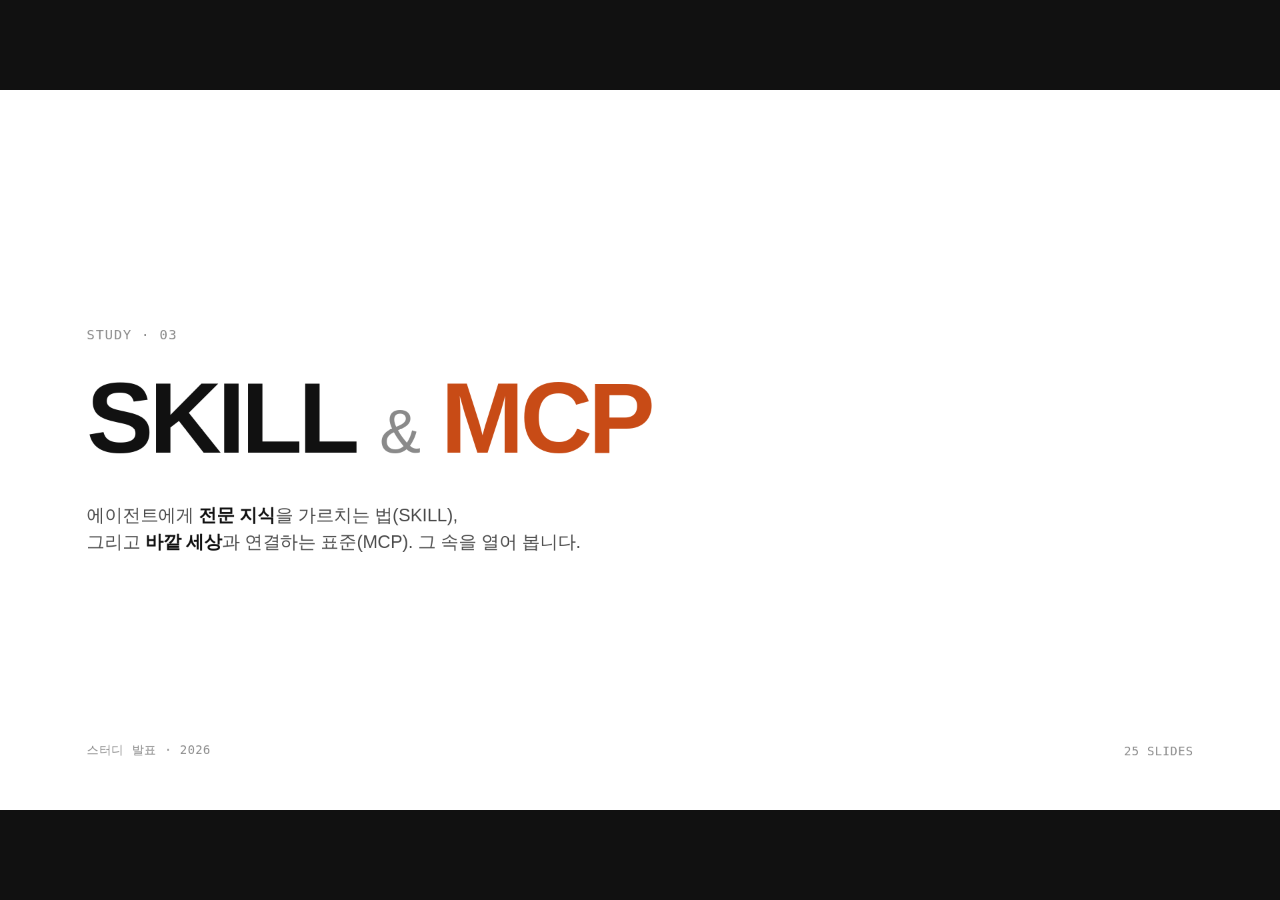
<file: 04_skill_mcp/index.html>
<!DOCTYPE html>
<html>
<head>
  <meta charset="utf-8">
  <title>SKILL &amp; MCP</title>
  <style>
    * { margin: 0; padding: 0; box-sizing: border-box; }
    body { background: #111111; display: flex; align-items: center; justify-content: center; min-height: 100vh; font-family: -apple-system, BlinkMacSystemFont, sans-serif; }
    #__bundler_loading { position: fixed; bottom: 20px; right: 20px; font: 13px/1.4 -apple-system, BlinkMacSystemFont, sans-serif; color: #666; background: #fff; padding: 8px 14px; border-radius: 8px; box-shadow: 0 1px 4px rgba(0,0,0,0.12); z-index: 10000; }
    #__bundler_thumbnail { position: fixed; inset: 0; width: 100%; height: 100%; display: flex; align-items: center; justify-content: center; background: #111111; z-index: 9999; }
    #__bundler_thumbnail svg { width: 100%; height: 100%; object-fit: contain; }
    #__bundler_placeholder { color: #999; font-size: 14px; }
  </style>
  <noscript>
    <style>#__bundler_loading { display: none; }</style>
    <div style="position:fixed;bottom:12px;left:12px;font:13px/1.4 -apple-system,BlinkMacSystemFont,sans-serif;color:#999;background:rgba(255,255,255,0.9);padding:6px 12px;border-radius:6px;box-shadow:0 1px 4px rgba(0,0,0,0.08);z-index:10000;">
      This page requires JavaScript to display.
    </div>
  </noscript>
</head>
<body>
  <div id="__bundler_thumbnail">
  <svg viewBox="0 0 1200 800" xmlns="http://www.w3.org/2000/svg">
    <rect width="1200" height="800" fill="#ffffff"></rect>
    <text x="110" y="380" font-family="-apple-system,sans-serif" font-size="150" font-weight="700" fill="#111">SKILL</text>
    <text x="110" y="540" font-family="-apple-system,sans-serif" font-size="150" font-weight="700" fill="#c84b16">&amp; MCP</text>
    <text x="116" y="640" font-family="ui-monospace,Menlo" font-size="28" fill="#888" letter-spacing="4">STUDY · 03</text>
  </svg>
</div>
  <div id="__bundler_loading">Unpacking...</div>

  <script>
    
document.addEventListener('DOMContentLoaded', async function() {
  const loading = document.getElementById('__bundler_loading');
  function setStatus(msg) { if (loading) loading.textContent = msg; }

  // Error sink persists across replaceWith since it's on window, not the DOM.
  window.addEventListener('error', function(e) {
    var p = document.body || document.documentElement;
    var d = document.getElementById('__bundler_err') || p.appendChild(document.createElement('div'));
    d.id = '__bundler_err';
    d.style.cssText = 'position:fixed;bottom:12px;left:12px;right:12px;font:12px/1.4 ui-monospace,monospace;background:#2a1215;color:#ff8a80;padding:10px 14px;border-radius:8px;border:1px solid #5c2b2e;z-index:99999;white-space:pre-wrap;max-height:40vh;overflow:auto';
    d.textContent = (d.textContent ? d.textContent + String.fromCharCode(10) : '') +
      '[bundle] ' + (e.message || e.type) +
      (e.filename ? ' (' + e.filename.slice(0, 60) + ':' + e.lineno + ')' : '');
  }, true);

  try {
    const manifestEl = document.querySelector('script[type="__bundler/manifest"]');
    const templateEl = document.querySelector('script[type="__bundler/template"]');
    if (!manifestEl || !templateEl) {
      setStatus('Error: missing bundle data');
      console.error('[bundler] Missing script tags — manifestEl:', !!manifestEl, 'templateEl:', !!templateEl);
      return;
    }

    const manifest = JSON.parse(manifestEl.textContent);
    let template = JSON.parse(templateEl.textContent);

    const uuids = Object.keys(manifest);
    setStatus('Unpacking ' + uuids.length + ' assets...');

    const blobUrls = {};
    await Promise.all(uuids.map(async (uuid) => {
      const entry = manifest[uuid];
      try {
        const binaryStr = atob(entry.data);
        const bytes = new Uint8Array(binaryStr.length);
        for (let i = 0; i < binaryStr.length; i++) bytes[i] = binaryStr.charCodeAt(i);

        let finalBytes = bytes;
        if (entry.compressed) {
          if (typeof DecompressionStream !== 'undefined') {
            const ds = new DecompressionStream('gzip');
            const writer = ds.writable.getWriter();
            const reader = ds.readable.getReader();
            writer.write(bytes);
            writer.close();
            const chunks = [];
            let totalLen = 0;
            while (true) {
              const { done, value } = await reader.read();
              if (done) break;
              chunks.push(value);
              totalLen += value.length;
            }
            finalBytes = new Uint8Array(totalLen);
            let offset = 0;
            for (const chunk of chunks) { finalBytes.set(chunk, offset); offset += chunk.length; }
          } else {
            console.warn('DecompressionStream not available, asset ' + uuid + ' may not render');
          }
        }

        blobUrls[uuid] = URL.createObjectURL(new Blob([finalBytes], { type: entry.mime }));
      } catch (err) {
        console.error('Failed to decode asset ' + uuid + ':', err);
        blobUrls[uuid] = URL.createObjectURL(new Blob([], { type: entry.mime }));
      }
    }));

    const extResEl = document.querySelector('script[type="__bundler/ext_resources"]');
    const extResources = extResEl ? JSON.parse(extResEl.textContent) : [];
    const resourceMap = {};
    for (const entry of extResources) {
      if (blobUrls[entry.uuid]) resourceMap[entry.id] = blobUrls[entry.uuid];
    }

    setStatus('Rendering...');
    for (const uuid of uuids) template = template.split(uuid).join(blobUrls[uuid]);

    // Strip integrity + crossorigin — blob URLs from a file:// document inherit
    // a null origin, so crossorigin forces a CORS fetch that SRI then rejects.
    // The manifest bytes are ours; SRI protects against CDN compromise, not this.
    template = template.replace(/\s+integrity="[^"]*"/gi, '').replace(/\s+crossorigin="[^"]*"/gi, '');

    const resourceScript = '<script>window.__resources = ' +
      JSON.stringify(resourceMap).split('</' + 'script>').join('<\\/' + 'script>') +
      ';</' + 'script>';
    // Inject after <head> so the DOCTYPE stays first; prepending the script
    // would push the parser into quirks mode. DOMParser always emits a <head>
    // (synthesizing one if the source HTML omitted it) but may carry
    // attributes through, so match the full opening tag. slice() rather than
    // replace() keeps us clear of $-pattern substitution in resourceScript.
    const headOpen = template.match(/<head[^>]*>/i);
    if (headOpen) {
      const i = headOpen.index + headOpen[0].length;
      template = template.slice(0, i) + resourceScript + template.slice(i);
    }

    // Parse the template and swap the root element. Scripts inserted via
    // DOMParser/replaceWith are inert per spec — re-create each with
    // createElement so they execute, awaiting onload for src scripts to
    // preserve ordering (React before ReactDOM before Babel before text/babel).
    const doc = new DOMParser().parseFromString(template, 'text/html');
    document.documentElement.replaceWith(doc.documentElement);
    const dead = Array.from(document.scripts);
    for (const old of dead) {
      const s = document.createElement('script');
      for (const a of old.attributes) s.setAttribute(a.name, a.value);
      s.textContent = old.textContent;
      // text/babel scripts with a src: fetch and inline. transformScriptTags
      // does XHR against the src, but blob:null/ from a file:// origin is
      // silently dropped. Inlining makes it a plain inline babel script,
      // which transformScriptTags handles unconditionally.
      if ((s.type === 'text/babel' || s.type === 'text/jsx') && s.src) {
        const r = await fetch(s.src);
        s.textContent = await r.text();
        s.removeAttribute('src');
      }
      const p = s.src ? new Promise(function(r) { s.onload = s.onerror = r; }) : null;
      old.replaceWith(s);
      if (p) await p;
    }
    // Babel standalone auto-transforms type=text/babel on DOMContentLoaded,
    // which fired before we swapped the document. Trigger manually if present.
    if (window.Babel && typeof window.Babel.transformScriptTags === 'function') {
      window.Babel.transformScriptTags();
    }
  } catch (err) {
    setStatus('Error unpacking: ' + err.message);
    console.error('Bundle unpack error:', err);
  }
});

  </script>

  <script type="__bundler/manifest">
{"459e3e3c-f542-4b30-83c8-755d0407a4a0":{"mime":"text/javascript","compressed":true,"data":"H4sIAAAAAAAAE9V975LbNrbn9zwFppOJyLZEqTu2x1FbzvXYzsZ7bcfl7mRmyumxIRGSkKZIXoLqbsX2rfmUz7uzU7VvsC+yb5In2TrnACAAUmo5mam6a8/E3STxHzg4f39neHj4CTtk91Mxuxiomi/EA/bL3/7BKrFWfJoJdiWmbFasyiIXec3mRcW+OXv+jMH3KvmEYelveJ5mQo3hZxbxmKlS8AtRsbyohdL18VSx+2pWybJm9aYUkwNelpmc8VoW+fBHVeQHTKaTA112gGUPHmCd8IfnKSsLVSv2TmUyFU/zVFw/WvJ8IdIxe/GB1QWrl4KVvIKeXsk8La5YkbOcXybUs2nMLsRmWvAqhadygW1j/375+X8Mf/n57332cvFdOXy5eJz32WnJZ6LPvilWYvgkT/ssX6+mooI6lK5xFrOyEkqxV9B8JZSo4QfsIBux6ErWS8ZZzVUt5uusaX4p8zrWlaQxmxZ1XawGM5HXomLFpagyvmFqWVzJfKGrmxXrvGa3sKjqszlPhWLFuoYxyjQTujYRM76ui4Ga8QwKw+hknouKzXh+yRWTinE2l9ciZalQcpEzJX8SLErFnK+zmh19eTz6v//7aHRvFNvJh8pEynA4b+uK52peVKsxPY/itzDouaxxAS6luCqLqu6zTNS1qKbFtUgTW9WpoM/e5gWWfst4XVdyuq4FzWGeiorxGkaxLCqR6u4djY9iHEy9FLayly/P/szENTQnKqZErVi9lIqpgslascffPmczXtbrSjAlhGLrXI9kIYqVqKuNnrQ5rKPMa2zg7b+tRCo5PXnLMr5RTFyKaqMXAuYc5rFWrLjKWckXAvrr9suZ2D50BgY8rYorJaqeYi+pqZ//zk75pYC6Xj7+mpVVka5nAlZnlgme28qKXAygkUEpqgF1Ab7HxcgLJq7risPY16UezSJm9XK9muZcZqyC/9ARVPInPNOZmNeDJRyoWZGtVzkr5qyp2xZVtgeRqnktZ2yWFblQccIeZXJ2Aculj5E4Yb/8/D+Hv/z8v5jZ8rYD82K2ViJlddFsp1qUbCrqKyFymlR1wtKKL2gHFFUqqhNWycWyHsywqXlRNTvoQpZsyJ4Xl4Kt7U8prMWQPRaZqAWLilLkMJWPeD4T2VA/nhX5XFarZp0kz4pFnLDH2PhS4HT1FLXNRLrQmxJW8oRdybRewlQpCYTIGVFWzHh2WhcVX4gEe1jCzsWhsRmvqg17m/KaD4jQXsjybZ/xSrBUrlYiZbJZbtOLPitWsq5FyuZVsQI6cznMxXXtkK4+UsWlTFORwxbEHdsctTNdExx5tS6RUmFbSLREXgN9WBWp6AMNsQeSar2U3OvS27wYQGXOeU3YK6h9ta6xN4qlUpW8nsH6v4WBzpA8v7X1PFqrulg9uQQCXeRYrcjESuT1mKWihsom7B2f0dhg2H1WF32axw/[base64]/kXNat4nVR88xtkR4493urCL1ziywFdtRbTT2RW/uLR8aULitZVH5B7Hi+zrKtXa8EV0Xu9KMHn/XYe9YzTA3+guQaf6p5if/yUvaoug/xiV7al0RCRT4TY5YXublAka9kmbgUWYIbb1momvGyZBdClIpOxLpCDg8HgHs9t3fxd6+esegrfDOJcZ9WYpCKTF6KCm5soGpIq/HoLblawoCzgqe4a5HiTYGwwCN7w+J3PLsCRkDVvKoVdJcm8Mgc4O8UXwhigdl9VW8y8aDZpuO8qKNxKuYyF2n8ziE6RHM+3B9SEV2+KUl3zuQAuLIDthRwL00OgDtreOP7SiDJZHjDZHwqssnBmawzcfAgSZL7Q/1+d4GHC5GnvLPE/aFzas0QiZVX1Wxy0LxNflQHD+4P6eUDPTWwkP4MsGqdCTw8Iq+RH81wLea4wnNZKTO/vIbFhVoafhBmSrGpmBeV0PwedaZa50SdeF1zpJRQnSZNVVHUHVcI7jpZiVltydFsKbO0EsgXufQqYU/4bKk7Jk2nihXwRjzLNqzmi4Vmk/VOGNAUq1klRG5m+sUL9gx+OgDW6miApEOkfZSuZsUK+zDPiqvYq6NYDS55JlNei8lBXrwBKQG+kvniTS2u675+lvGytM+wr2+Ae0nxwcEn7HD4ySdRZGgisESqZo+fnD79by/e/OnN4ydfP/zu2RmboBxwEn7wjfvB6J7zwbffP3n17OFf3nzz9PGTN89P4f29kfP++4fPnj5+ePbkzcOzs1dswnq/dgi9k09spSVPj9mERTkO57SuZL6I8jgpeXoKBzU67rPeqBc7RWj3LIWo2YS9/QSOwxipzLtPiLaVhZKw98ckJJ3oxzJXoh6zkfkdruOMb8ZsmhWzC/N0ymcXi6pY5+mYfToa2a9nRVZUY/bpfD43j+ZFXg/mfCWzzZgNQBgWA7VRtVj12R8zmV8857NT/P3rAij0wTciuxSw1dgLsRYHfWYf9NnDSvKszxTP1UCJStpWzBQb7oaef/gE/0mIxLRHzqeqyNa1uHHw80xcm4c8k4t8IGuxUmNGoqx59eNa1XK+GcyKvEZuz31tOqPl03ZvKpFxuOxMbVYAHRSVXMjcVBc0Cn0bqGUl8wun694KOctxJbNsQEzDuGnB6+HQEg64UODeyVBMAIYygpvlvsqK+kGMV4mhVo9OT5mqZZYx1HcIUB3Qnz8JO8/Zxg6XCaIxBbL+SIpQpVBzkLiWYpXACcZtO9ZfRYfxjjVkv5MrEJB5XofL2fEKr5sxOxqNft/xlu6fra+nxfVAyZ9kvhizKUpxg2lx3fFh965krGG7T+x4JKzpgG4KYhbMuzbvbpbLn57XjeRFXNN5M1+2xaNtLQKJ72oRf85EuEPOeMl+AjEZyfmqmMpMIDcPG284L6or0P/US1mlsI8uBAOx0d0XZ7D5SI0Fko1piH33tM/SIu/VRHLw5tKqIrsnkpqX1PqvJWfuif6J7qYxOz66/[base64]/jGS402wJYj+YUzu2sFw0UhueM86v1HtFCTlPNfSQZ37L+R2X1H3VtvFPuX/rTObSd4WQpecSsUhvRg23t3u7XIg9lizkqveIUTPGrt4XCnynwpKlm7O6/1cLauFHyr9eetcyXzTOZi8M/glJoL+Phecx5WMh/oa9t9vOtk6eFViymPju/c6Zv/j5I/NCTD3fTNFLOj282+x3qcJ7+FgsNWGCPFZe+8Je3o5dFxfOJRE7cOrRm5uZJ7sVcOFdXsHWi0YMV8Mt58YQ7Pzi/Hg1Xx04C+J+vLO2cfOl8ydblg7yzbBUS04bLwt0DQcMomZHB65+xOQy6PAnJ5pau805CLDvp43NDH5kiwo1F5Df84JBgvgbsftZ9a3U4upqnt+7/mtDgn48jprZ3fux3X2Mi9yDwZbS0HqyIvFJkFD06/Zs+LvDjos+ciz4o+e1Tkqsi46jP7WddNNmqqx6Ha3tw8mffuxV00b8sB6aYDdnRW7EK7oreJLnkleV4P8vVKVHI2ZjWfrjNewQN1k0jbsdWcye2mW7dd5kZc1wNc83A5O/mBD+4oEiVK9m7HDN6+E5809J99AQfM6/XtUXM8dZ2kpN1V6507SEmoVCrBPlDZGTUbsGP/bWGZttCq8PZix8FSDg/ZL//42y//+Bs7C8x/+PS/[base64]/qrXtFmrY82O7c7p4eNsQOASUsGB44zcLvU+/DXu5X++Pw97/k/qI6ubotbann8fU6b7/[base64]/tHN9etdfhe5XAJ/NZ6jTr+N/V6eOgUhy1X1Usyy5YZB2enitdL9E/gOVuJamH9BUuhTcJgjzfLa7VoWl8xtP0ZasVK7WxIVTgKW+PxYHcKXdrNvtObTTsOksoenOyc7d/se6OC3zZ5obbPnUMit4M91qhvOuv86VA/dXy1t0Kqo+wWFdUN28XRg/6KnUiHz79cthuAbtZZku0HTIDene5IH0Zto/Vc+ynRqINJvl612HtHluw2PH2keO6KQchb3SweghjiM0sDZP9C3eke4p0/XuSO91iXQMfvCHh2WMRwDyrwwPD4Ts2JdzKc2/XFDh9hlTE7L2n91aCYz30DyDaTlKf61YW12uu464AkLqdhZs4v2c1t3Gm0UfocbNEvUQO+LuojGgrbobOsvWrO9ebuVK51fr6l4U8ff/mHP9z5Q1dZuKMXmlFp1PDJF3eCEY61h8c7u/G1kqfXO2ltxdBiTWLQsbM/tIBiF9xI4V9sVZkeb7Fo6KGZjfMRloSuySjKyQGN9OC8GTMJbgPk7x3l/NYa+LwWlVeBkfX2qQMcUt213L4q7e/HY2y7Y5m0G+weq/Uv9S/oYPRHffyL6iCfrLbUWW2t3UcoVG8L34MgmdXXK5GvbxLiXcXlnVGHlnKbse34NvwNxZadQvl2VeEfAhEb/[base64]/W8fQ3vY27bpbzQFe/SYXifbFFc3Nr9qSeR3wpWs63zMAIoxX4MdOwHyHDrEoXMlXanBxnw9OXDngITDnzzGMNCIPKnWNdGQopq8Khlt9hKKPD1ZdMi3fRZKkxcxbwo4B5Er2EKO7HxKI2HSaK7MYAph6v7Yx119rnLQvJ7fAP5/fWee51D2kKq8S4PyoRi1BfHDqVb8WtzC+I5PBqNLq/gzB1v00wfc/i7mwr/xkvRVQv7tyLqpaFv/rrcaem8QxHDszIG1wOI15y2BRIgM9cyZ6Bfbcsf/[base64]/HJWiHzT3e1eC+Dise52SqSEEh2W2O+HT25d3bt49voFmGxBztFGMCKgVEytCoo7t3+3dG/bv3+qPki7hPNmXkOFuvj7ZNBI2icyI+nd65c/cLftI2UGMI7BhCWyl+thQ6Igk9XmfLqliJf4nZ2tzmEJOiba50zZOHtR/pC8EneP2O4F98ou3JphpSkp+gCYOMvFeCXfEcVdcQEGhj2DCiw4Q5Ge9wU40biO2HC8P0yJzX6Mdqwr1wtiCEwbNY/xvOJNYBITGiJkIPleEtOiRq18RvKgyHorA/IIemIgpfwmj8JvplgMPDQOSDB6Cvr0HSz8WsFukjDka22QWT+Y9iVlsdOxrd7y8FTx+QkenfdLD0AON/[base64]/4MSD18804/mFoXlvVry6eMZV/T3VHMVNNSsu85pLCEa3HcdRmiUyDkbQtbzIcVQ2Vt9SHG+fO9NkDWad0SVuQ+fu6fBX0dsAHau889S99hcEmvGFOncTNnRGGyT7jaGur/0OfJnb6mX6XaLqjS3Bf99StF3GlWKPxeziFKmiuK5FniqEj3miAy1pgrRH1wK8AqYUJ//QXlERjK8S9brK2esekoden/Xo3MNPWs1AP6JSonduGQ4M+avWGDXerIdal6KKGrXNUqrkDYSHsgn9QuGjp3gTRe8QImHMeiDQ9iiI2SlHUeQTx+MKH2vXiQl7fe6/IEyc9nM4WGdyJSo2wUhs/+2qWCvxNM12fSLy9VPdmcHRySfeyyL/d7Exw6PfkqnM0wgeBCMq8lekU5kED3aUOM2KmsB4nFLNwx0ln8PIEMFj0n62o9wZL/8ILMckfLK7zNc6AGvS8XBXL7XOZxI+6SgzHLJH5OY3KJdcCYBNUcjXAbILoJnwfHO1FIj+oVZSKa2DomM3tSqn4ZDJRQ7WHCymiOvKgDBqZsmUMngPQHgLcKi4kko4VHo4tJ6HSwRrqihW2sZQUzU9iqKPCOghtt/yPHUqygSvFHP2G3DPyGquEbtH1kkwe4+LGSHGTBw0Bv1HzlnUbGD2+edMJBpcIn3J62X7SRQnBFohlFMyjjWZaEgrvcTZfy7ydXPiP3haYSA8xDT8CciLQyg03SkheOxpXlNrC1Fb8hRpihT32dEoZu/ftwKpXZmpaegbJF8f15Imea2mvgmbMpTP582dxoZD9pK0rqIaAFyT1okC6AFpjb6rsq/eqBwtfpMkST59gRIOeMIiDs1sXQ2byhCVpoENstc/ej1pJn+6VjIHpCwCeAJ2we7hQjn7NLqqCuAlgKgTEo0EgJG5BncS2jFXS0lkKQdXNuASFmuwwMVm+8HWGr7+6vNzO5RhUgtVRxYBQglezZZxTFtFefNtbpM+6/XCuwLHEN4gMH0vCryzgrtgk89Q4H3JF+LVGhiWxiYA3kYdGCYXYgOIRr2+S7JvLka3uFOKKPfNBfGCWRWXbllLhvuovlNKXmJs9Fo4t+D2GolAuvXRk5uLEohIv0U/+ti4S2hfab/wYj5n67yWGe4KlAwJLO7Nm2Il0DL7BlbzjcjJTBWZAMKmrnlG8A3aM0wV83qQcXDDjhP2LXEmFeFLND7p4GgOjo954VDtWSXQD9L2KEd4EWgAHE8IPY+V4McGMasatg5uCui4dbPUeC14jGYF6UYQDgOIdy1Xwqez8N0TPbwJm/OsiccaDtlTjewzK7JMo3/cMqqPJWj8clIHAJ9J8l+fkR/lXFYURYugQIlLZfR0wio49KUh6U6XQvLc1WdYXafLLzV5Ai1IJeaiArwYg2VWY3Q9SC0LJCM4S0iNE/ZYQ9kVuVMbTjXED2DB3qjHIqsf6XJ+JUknvMygGS12BB0Gb37/WvNAwRaiflqLlQtelDiV9WI2mUwQrKKzJW85P7AZwmzBZfruQzPEZyB2N3tzXQJYiBqzK/y6IzpCacwRVBo39YgUYx4IPoeCLEDBTKor1NYIfQYiFYMJbFqs8xlEKjxFfsXfv43AcsiGbTwU88zBN3FUVG5VUjlwWAbhqpLATyuEosMuo5hKvr51JRcLUTV1qHJdIVxTJeYVoIDYqHsNYvKnF4hPAvAlw79ityLs+Xu3x5+9d/r6WTwMrgF5KR7LqgZ2G4CaTkXduinkpTAERX/1XIOomcdRVIlZUaUqYJdgvSLqbAUeqfar5hPafFUCKJu0qZrp7AE7ZUdJt2GV2PcvwP/n/Xu48WLcFjJfOxoJ9HFhOZuwKql5tRC1++5qCVAHUQ5N5Akp3I2k97sJcc4xlg7engRdxxocMQogI1tPAL0pys3V3cw6XCdRHjd1fvDOZPg1Cjqff85+17xAEcuf0OAlm4B6FX4s1rWDpbOrgCuwdW6XZF5UgC8URbTmhtXAjXqmD1u8uwrkzSPvow99cL/tmI9QkHU3ZaIFcZyuvjM2tZ4CrB1xAX2CJ4F7u3nAKz6rRfWY19w8bLafftLqAdAu/tPGoV0rXgvAtJE/NSCtRImQByQgTqDoAHFHEFGmJvJio9APRTpoiPjKBa/i5kI1MKUJAkM9R0MiW8hLl+T8523qkULf70oMEBYMbnLQHlELwCqkhUC9GaFYoa5Kta+N4MQ/RSgKuoqbUy/[base64]/6eYj8W06Sp5LG57WEEWEWFYTfKXLrLiqtlqALA9bUaopBkIt0y9JSK1FCASHEo0TevbiLE+srQa/YQl+yRUj6FHA7ZtzmEZNaPilW5rkV6ivYvE5Z0tSwyCEMBHgrIEMy3X3wh6pc0tZvvebYWCHfNpgIsfoCkbYDogC7NdBsERObXwxUDfpahyAxxhCAkG0ZDGW7dAOcSaUqcKogvmIF6MRyNr6Ji6M9Ek0kE7v179vo8bghM3XGp4f2ZwB6LHckWacM3hULZWekP+mzmt/bBvYH64DsfamN2yIO44BbQs2NLhQL39gUfDtkf14ipZS6CvLgixZqEo2PkQ4w5s6IQ4xks6QZlobTvHPGCaW3AKwIOFrzKNgOtzjG2BRdZdQqt+6cDZhGKf4N2mpZi2lYfvplLy1laA/shOzUUylqeG8g7ZeKgPYqlCRVOQrO5D1lzHfcUy4XCXdtQIcbToqyVCc9zCKJGaLT6x0NGd3dqoU5R4EBXOdjR6NJI0Vguj99T2hMgsdU8AvhcjZDD9JDqZUVI78lMKVCv6C6BHECAaa/EAC4VGOvYGRwYJaTCi7JrPqSiw4tYyB6dVoVLog+Z2R4DnJFglkpU3a5LgrYEZg7nyIy9ElTKmp66dq+ruhtjrTJnPGdNe9hh66PgNG+cHDVB8a5KrXuwGwUL/MeaZ3IOPEjfWdYK5xXwypoa3mJXNKJQIWdicgCmkio/OAckhkrO3zKCH670HSU0hLhznbwSKMLpYQEoOhn24YZbyaoqKn2h97RJ73CIpqVhxvMFK3IA4TZ1BTehjtVvE6nYqA+RIiuNK+wwfjhprpLdPQl6doEP9qVHbhaMTdjDquKbBBQMkUUxxmNxips2Tla8jCK1DMisr0SwemGnNrW021xXUmEdFTw+E9d1nPxYyDzq/ZD3XJrrqgxMtb3eiSMOOOVsMeDMGghVnFSpmNadZaDPLda1naX5Okd2lmfaCThJEq8u8GugXZVv6JxDqC+EC9Pq/+0f7DUwL+dgfYRV7rNPZdpn41KJdVrAB251K1BKTMUMnIWowfum0gcxKsvwafMwYaew4vpmd6uCLYZ5Kex2YNEZlxncSWTLHKi64rVYbFjKqws0CjKxaiQPW00C70/YSzkrGN798JBOCZAjcW44Tq0bp4ve7uMdG7B784GPNBGnaIjzGEVfjX94/fqvP5yfH/5w/v518un568EPV+e33o/pX3gfvf5rfH74Qxx/Fd+Kh4s+69EMfnYUO+sf1PzDtPmy86vor+9f/6D6D/7zVvThPIaBf3xnoq9+h2+oV58d6X4dd/[base64]/uBqc3xouYs2yble/apWOviOR7hq+1X2mm3t0enpq6XPUkjncEonDCzRdjDu1szuqaSmF3ImgW8T+7PuDGO17B/ttmW83Hg93DJs0ePrmh0ABBwytYwPDXacVrNN1rSXhlFJpAK0GDqSu4biA5YgSVTRV0eYCrE1QqDu1zud9IqnA4TOxKmsJ9oGrYp2l4JcNTrGQMaA5HgYIPk+9APTD85gNzVUzL4pYsylUE0DGB1c6xu6/wt6CHTET+gCLVMvMCD1+wmQtgNajnxx4BjTVTMWMr5XQQ24GhRK0lvPw8IIqNX1RpOI5L81OR+UtqFAlm+CIGs2rSjKRL+olG4B3vWQPwKOEycHA3UO0lHm78Gt5nuR85ahq4QBEeUJw9X+S9TLq4ZT18NzkpBfGReg5D4Cncqgs/AHdaCpA29rYRkHt6nIp2JtgRjp1sB/cidBME5CqVDiDiYNzzHFo24ZCb8PxuE9pUO0Oe+ZeKtBnPEGqu6PvmiXC+/CXn/9OBLnSXKzMO/[base64]//gZNFrZktVZlqFekCWMTrDIJ9XROB2g4l15vVfN5VPbZZVJXchW5NhiRKbHf+Hw9TSrVLgcdrQij2n6NY0hnyT19QzrL7nQP2a+Gfd1BOkvv6RHSWPisO2XcpVxu3rZL+q6WncWDT9p1OGbEjuLN23ZJR+29p1bc97Z4mMvV9uL+F+0a0OvqFZ/HjMKbHprow6/BphZ+1D1uYziIu+yKzcaPtgwgLO4+u6G4rxLeuZ/21Sjr82qZE51wsuPMNt2gkI4270/PNaWgVHKaijveh+wW65XXvVAo8MrqOB6vMHkU7lPapWq9IMjCzEW7Qy2BaN86l36dXj8D6tsseJf1vcJ0WFubI/ygLQMY9titdi86nQRaqvXmIW58lLdUx8vtTn6+0GacBwMBjWKuHBmNnMi0hBb18H0zYzQRAB7xSCvTJw4LYb2/Td3ku7yt7lReujWDaxKy0ugOMmE9SrUWVKojl/asVW8Xr1p61gs++ajz8evOxT/zPPyTzoG/XhnGImzdClnh6LPgt84keMZ45RC4xiM/7D96AKaPwJ8jgqLBdnBfa/pm+wwCkU22EVHGk1gjv2GeEzZBQbqvs2qaZzoXis/cWhi5PfeV+d7fWbYWyg2rQSN6rUK+xy/AoplP+6wHnEVHQ34ZlETzItd5u8B85HsM62H9pIMV9hsUft05JNOPAUbl9MJWnst0/0aey/SGNlayQW+i72mf65i2J5S+DZN55aLVma+vPqIzX1/d1Jn5ldsZnKGbXYd1UEjQ0F7ldFRIewfQYYioD32amD7V7J2KbynmaoyWDj4DwR1jt6cZlkOgEGwXjY5gFK2KLBD2DJDknvNo8gF5M2nq6D4Mpoi/r6uCNnJdFICf226h4+igcyQUgqgvO56bit54gkwxzKOA2cdN4jb4c1+DF+CIJweQUgFCFA50knF6e8CaDk4OXpqknWiNPmAIOOE8jn75+X/EBw9sExARfblAj7E/FteTgxGE0d9lR3cPACszg2x8uThgqq6KCzE50Nh4jyBW2DwdmDSOyT37CNQKM15ODjAQ13sMljj73CFLkwMgSgcP7pcQGZNODp4fjdgXz+6we9kddudgCKkXLxdNz+8PafzOE1VyO1kIcG/mRl6KyUFZZLKGBrzPaEAHD47uD+G5/1aJ8uDBsOsNAuc7peifXSsHkSS7Vu4FRJr4q4aPol9+/vv/Lyt2l30BizX4NQumcwsc7DOXmGVj12S+MunqnXybdlrpZfQqPniAP3rduJimBw9e2WX1u/zWkkBzcIPsvZiVtjNxryHCkeMAy9NLEEWjwVHfZJeNW6QhbAH20Ue38DEN4OTu3cKiiEZe5a4q2cvUcIt8Y65rjMdLmtfkmQdxWhmGlkhHqem5CDFCY3yj4zwoYWEU+7dKRam297pSUO7y7hMs3X2ZkJD2cfT9XyjYga0XcrhDSLUGg9du6gb9zKSqR/dgNwN8XZRDwhVyjGMFGK909ALqchm5ydLqoJcLjC9hLwgCAVpB0y3G0DQVadf6Yq3Qgxk6hEFAxFahyyg5ZPJqQ/4SgPlBEAIsX6cLN2Cu4quSvEsxX31ZFddyJesNph7Xofygdc8LVj38mmVFUbJciFRY1htXoL2VTe+9JNr6TyOvw1dfgxZ7QvbMdhymCVeYUEMLUf8R6KTMF48yKfL6lafPMd8/efzfnrAJuz0KX6QgG4GECmX/wgYQjFCUra+mGKZAS8gGTQFf55DW7D42Fet9iJvkrCjZYMKe83qZzITMogh7M2BpDRbHL0IVMNY03VbTrc6apn5NH0IhEMNh9zyjSCx82VqjK3YfU/z+I48pltnNg/l3DdbIZ/XkAFzxDh4AHCzdMh233A01rMuDBxgkvi4/vjDoy3Vx+LGjgmX1EbWh/fvgASH7dQ/orTdpOy6J8Fhpm+iMtjgRF8+L340J3vpCryaf1aGK7Xccst10H1BpjUo2tLul9GvHUmsbLfQYjK2w1DaEjSz/sO6R7DoyttS6KQPKWry0ItlnEixUO0uiLWRL2Vs3lcUVtKUB30EDQDrd/RDftJZ0YWP8vF1Rkejk5joUMfJvfQxb1ciVFGSPFBqzV0CyX1GzAHC0FJWS6IHrOjy6EYbGdYg0Z2pdXUIwC8DxQFh3cP8bgIf9OABCf2jxAAZ7cwsrQKU+lhmgUu1p1nejtn21Dk57wpuVb3rykirR8AyRVWQ8TTs/DztumAa/y5ZgE4hFJC4d1k+JGhabkAXEpb6E/twqvC47wiJsXzptGLrv2iq3cg1xexZdl70+W5cfW4xsQzcU3Tp3XhH02vK2Mcx7Z6DsnzT2i87y3hgFXl7HAK5nva6qyomKdcILbt5c3VN5U6n2LN5UomsCP3gEIsCsTQmQFkFrtcfhbtBa/7ibavbV1dPnAUMRggF1n3pT9uO1pFhsC3+RystGZ4FfHjDQUIFEDKPWgu2qSHlmJG5XGeCUB68V76X/GsVf/3L/6v4wlZfbi6zU4uDBGUQuUHQDQKixqfC84qz7ZNKqrP3AqZtARsP+dnIoZn5wbx08IATiNq9zYwWE52imoKuCoMfer2/DFf0I5odCGDXTAze0riN2uQ9zQ3dc0KbJUFjXx21fad1v5sbaab72qD3k8hp+S1e9neVqDdq8JRZG8zxdtESTyQJsRKS2Rkm7z3Rspkb9QjLbZw02mMULI1AisxJ+AJI1AWoYTO+lNmLBP/6LRqWtf/JfOxYg82MQEEXKC/gnjJTSXI2Ppd7wtGyCwwkGYYmj/il8vQY/[base64]/WQtWBg9DWCNymYIiDsNO1woktd7cHhDkSlCxGAKG7oMz9WDbHnxLYJgzu5CwvBkWp42qo5kPmQM6Ctycg2A4pEhsWTeaQFU6D2JKTRs0XRthCgEqnImjOTSvgAvuC9/opvxQDrgYvH3/NNlJkaQDra6vC0aGFMC80zLlyQgTbzibBCUE7cK8TvtfyakBIYCwOW7gQJibgj5unaSQbuYg2CF94u8IvvNtjBT9PsF8uTKktDTPs+RlAY/7yUxWe04utp0cb4h0jLPJAL+y4boSvXE8MJzc0SBQ9dsup3wMhxqCuPtPY9k1OZhcS00l77T4OwXe9ly3wYe/tNmDfsK+H7B0zOVBp4RG5eMBTwPEZM3HNZ9DB7a8+sA89nyS73iN+RCpqMxoIgYiYkiGKUTZyGoBq8hloumHzLqsiJ+23hy0I8XR0GHTcNZ6ASnBV5KzHS9k7sXG9jCNBdYK0wem9qSv0fq8AZrXg6QywO7x6ITS75xJCTZP+Yy2y2dLxmYG0XN2vLEKT0a0x/y4MrDEtvgUufWT/wne8LLMNvXmHOHfWqQDb6zM7JoO2QqMa62G1YF7aQeNh5wJKArhvi1w0kJnkcKSf6tOuoneAflLXIm8hxJlSGhDVlEwoz2QUiSy4NYZDhrriWqxKsHYNkZIM1aySJYD2pgSRkcNaqWIliIIW5Im/asIijUcRECmRJTVfvPBiZHQULHwA+ES9syfPXz57ePYEQZLs09NHr56+PAuenf3l2RNLRzuHemojy8Ah352DkDmnpw78D+Hgy06hAYJ/ULN54k7XYwFXPoQpcEagWoTrtbLI82MNoQZieyZnsiaNNn7cd6tCLoTnTWh8C7CrT9+Q1RiotswXfVKvHuAeOmiWAK4Y6tBEIyx36KnJbyTUVONT3xGUpsD2bEeVbn99jRMKmbqGEAcHNl5dyRKDXjIaGcvXq6kOvtSxISu+YUuOPAfCkKaJV4sZr2mliVX96w/q8If01g/qcIjaDx1QADy1+djtqqPD2nNqlnZOAlljedRny+M+W37RZzoUGRQd5+25WcZ2ANHSu2sJF0z3OVGZnAkwa9/uApfyO2oq7OH2cNyTqa8duiJv/frs7WfvSp4eR3n8gX32Dp9+eNucI1y57wknBcCirLt26xgAjBDYgmdLgGBM/N5Sb7xIt14ITdcLQt+2jsAt02ffP3z29PHDsyeIu+bN181zQUwczpzVfsq4S9h3wghI+Ix9WTTwF/Y0qZoK6cCg9+8d20lTLYFdP5iwjjKmLQOIbeWzUb/rc8+yo0X0ENY9vCZDIBRHHDjjix247sCuE+MG0BsQ94YqTBu8f+hBtBNuBOarcHk+s48w6BqFCgcY3tZDOPpGBuAafJ953WkyW7THbHcXkU4VhglvuTOCy0Jt08KHMPUtsqu6DoCFm4ftrzul2tcfgl5ygAeC/27dy177jhrY8CMOkG7Ai+yWVnqqFPxCVAPEWO91iS56+hwQ9jbD1qFKQSUIcED//fTbFwn+FoWiCJDH1+fhfBJyh1T4b0T1WNBC0w163FaqhOF4BTjG8yqPeq8bye6cfc1lhoZBjSL7qTcP2Odxr89cm0ZrGrrE7IAxdVn+Mx2S3VPsK9yLOAi+ApeTVIBAjjHVcAA+vS/z+gFgXSxZdESZ6SDcO4zwlhq3r5ol7EVB3wMcDB1gSDmmVegGcwDiuxFb2uQeaeoD7xnB+AzQgliH/RPuyQYFGpvSt5vGGfjrp9EP6a34s6G3iZbdwdhWRbZ8fXROWrKBy6ARpiUEWSI0Jru/D/nMu5dkmzygwWgdecA+0WLOxEoEbMLeffAjl37X2SPfT0AfhUpcWlEAftE5B4hKsa/Y4IiNw9d+FaAwtVVI9/1wyP5diNLZDxqSHpcIIJ80/[base64]/FIuiNeLYMqbteizC7GZFrxK++Rb7yxfzcs+5iGpAKFoUZwVTaoaAsOSKwEJvA4RyfDQJvIiJbzreFFXEM5h9olU2uuS45cD1MBCG0YpAoA/kO/B4WGaugAFqNGSaHxqaBXynQLkDw3eUDnUI254fgHCCWbdcjtmukTaj3WeFi0Ia6N5jzRhQInW9LTnc5OWmsS+fB4dxeyZWPDZZoz3wICCLRF03eTKAN7bv4lo9KJyGG86HDpU0ykN1A02OZIPHXU5xtH18RI4A4523EVI6b3OPW6/oF+f5qmcIV/xoc96h732KfMGeRwDTCbqFR8hcAPa9wyV8GAJfDycxK0G/vwRM2oQprbOZaEwb0Yxd9TPFlET4d6RT83QmDgO63P0poGk13Sq0yTpKNeAJWgpXuzxT1JRgxsj0ud+83upoySeBs9RxHB+11oM+ztttnZTLjCkgaqpycLnwdtSQlvcAM5jrzeo47h0X9fbd0kow/lfvYaGzhFSAUh0R4unVAivQ7zav2KeJPUa3tgaYjZu1WQUdfRvH6ZE39DvWc9QMfyF7MjwU81L/BdUoY0QGfB1kKQJ9jQufYTgRs3uDbeAO8k0824fKRNMgNtMS0UJWcI3HxzB1FdzObwCLqN7WTiMjLkqEEtZPwsVlv47ly/9pjPzQ5NjWjtby5zN11lGWoZhzadMf8J9PhJB3hCxZF1immc8+IA0r7O/Qq2VyDYsmhb1klESTEShh0nWifSa+rDjFn2Qr1OJKQ0QzATC9XMNy99hlTNW8/fvm/nUg+pOrbAj2qpD9vot2AnB892gvH7nutmLlmz6oc++/f7Jq2cP//Lmm6ePn7x5fhrsCGvG9rcDclmDKVcixcSijr11TIiFqMQkpTjS22qdO1mRmppsLpslT40Rt8hR/YzMHrKWihLWcDaCwmDG55i/zquJCDxsPwoxwnsSdAbEzDopmWAfDxz7BnXTueuLqoJ0m84N72wYN7XG+/fMeWqySpit5Av8Ju+NCwO17UtKvRbv2pRNYjSjbndt8O/fm/f2bMs66pRNDKxCl1BiAtw9aILOHAOQVuTl2Z+19xrDrEJ6HOZYwkVssmXhyTTZWjHNcVPPQhQrAfyL4SEpNawJjJcKBRZ7ufdN/dQ0sHbO9oJ4ojNj6Te3uUZcI/[base64]/GqAI1+3EcTNXHLmhrrjWYEyyflheaoUEU0FXw4TL4kAz9AeGwimqZR5fQ79BpoA8VeY+DGLMbztBbPHbRZ+/Uh/htaFEnBKaoUUySddb5woIs+RcbakkMS2A8BYi3QXAi9GFWJ5jESMumElQdXp93sVgWnsnVQmr+HGNT4KJ2lzZFA+mmFADnl3QzXxh1MS0K4HR6bTrkfrmtji4C4ZSzaWLsdm07I30k78F+E2/UhpbZhva+M8ZmH1/Q/TFrHChDJ8cWMOHDJUptaSXBvj7dhNmxeorsZ5To2wWyO/AjWQ90Hi1MvYIYgmQ7JSN+DI5WqQBfHxSoHbp1tRQat880zErMy6W1vpDsrRQ2IYwi2HhBHzXVmJQsmnXSKV9MxuYExg0Olqo7g1i4r1MnmRJlRKFscmazeHu/yLdvdKzRfNHiyLalsPRTgUF554v9Iyi+t2w/duEr1jvqsTHmHNuibcSpfFiR+zpSNUnqLLCFSdB2GGeADGL7UOu+LQcpwafqrPbGH1ExlJs0yCwwzwYPm6NnISWeg52Z+HPSIdWg6g2KhapMyIvtoks1VAIDNUkoaEFC7XdaPwYoam9ANnfd7dsusQo/66ZjzWzEfXbsptvYvbk70yXaGDk331/gsRtMVBcLT9Be/h4f6vRvDhGXxPYsIU8vXmCRSTsN/GiMApPNpej5j7lSfCO8y1yBlxxKgM0mTqhdULLqIBYmvXRzAlNA6h5Ynu3P0eBoNPp9HNv8MEQ+e8poiYHs+SlCLGU1WfcoUa4LZWyX6zwI1V9StuJuoS68/zxjFWDXuPu848g0Jf0zg8p/[base64]/O7s/dmTP589fPXk4fvTJ8+ePDqLP9Ppfmvj+he3kkRDrm4/xk5dcTA5KdTyXYiN0usLTMcJe6JmvBQaHVMl7AlYepx9ojTsGUn6uEcAmgFDqCCJDsFCoOWMiJQq2Bmf/vLz3yleq6nql5//jpWbj4Vi9EnfmiFJuBlk4lJkNsYP9FBt6c28tTefiWbq8naCPPdxyLWI5AIyyMMlQZPQa6SWgC/t2kUOG9wtnHe30XTYZAdvftuv7zuY6t0xw9s7uRI1/3eBqliRzOoqs7/wrAY0Xlva29w4NoZjdD3wyQjdpL91mrKz8bCqiqtXmP8bGrLPwf3/MUREe0+Z/+tpyWcCMbw60hE0x9laHBpOoYmZ93sCgn67I9+VO1oY7N/EN8VKdNSkQXT2q+NJnnZXscUTbe+KK3/cr35lR4d/fT0afHluKNSF2MSBhfUoSb5kP65XJRETrr0RTtgInwJADTsahc7O4OZhOzfqsa/Yl2zcOKhciM1W/5SdXimLIsp3janperOd/ZTF7r7W37gj3nUWt2srQu+YRQHID43DC5jJfq2jyywjXB3fk9Eqi7ZuJMc1Exq01Uw8j5f2tuke3zZK5DsL6Ub2DR0IPIX8yIEQqxxzytWiNHidQ/Q5QIM6yWkbbdIAV0ZIn+45DCbsa55ljpslOSzAUkF6N+j3gNcDAcrMqVhysK1WLKJMqlaJY5iHSvSaqoykOF9XqDFAFo7XWiGOHL7xsjRUKJWVGebHbwsDo+9O/S1ozXygEyBL6+oluw9VkMwYs3fc5HTpXMaAJ+S06t5N0OAICJTc6qT7rnu7bYlbcQ9UsC2G7Jd//O2Xf/wthDCjp/81/6d7bgagIzQBu+tCbAhDi/ayceegPKvIxGlvQs8N2VQE2QWVBuqqBAoQQ50nB3yDcvZtRIqoNCY/j+V6Pkc7tKohEUYBcqyp7NvoRcxqwRHrZMDzdGCysCfsSZPhjhIvkI8lpnW/okA2tRRZZuqK8vWK3cIcOxsyMMYnTR4+6JyT9RcMmz/JbAPT0HSnK09xw83vTLYMkjHMiqkKnay0zmwg1dKIwyXfOJ26xeQKIhZTQV4wkF7Bw87WQHdbFAyBTKWl5Wbja+mv2/kXXM6ePX051nnVKWnLoTtHhzYVW12UrrXWBrg5yQ2/bdDiInBKdyuKjRxKaXMBkY28AkxIra/asAS3XgpZsU4QNaZQvuUUc2zt1KUrojgAdrSPipxlIHCh21TgJwt38llRmpRcz3nZ3Ey788e+o9r72oeS0qV86PBRpHSypiFQDpgAKKxgG1ocQL51Q0CgOdgz8TVQbH6ovV6vMZ1wsxx4hxh/[base64]/0gUx/[base64]/mNrLeIugWtTyD6myrXfSCOoYfbsMNtQZnxIrJUja4+U4IG0B5jU9VlG5idp8ddbWil7Ex3ZOfddv/peNTY+W3qua/RJ+9Szcfyuv4rVuQzhMRNKijE+SCukyfWn7dqQS1lWh4o4zil6ICiBjjGa4MOwLWOMMrOBYPv6Yib5vqttnnCPeisdL5NYUmOzccFm1vW4xt7fnZmX6+7lyiZhWO7o1Wis3WUzkbTMVPUlRRctxP/tBPvugfxd4yBpUZdyfvmw/eZm2Z3ro7vKWTkGc5MMO1EwvuglTpsCtuwdOJUO3SFuEfIdsSyApakgAOxrohEvHDCC8jJFiROxAWQD2tfQS6pISEkb88qXuqppqsKC5MRnTDTR/qyIVDcvVmEThNGfqDj76dG89ZWxHm7zayGrhvIuyaK65paUy5EZc+zxGGGOKU7Ju2AsmBn7YCx+N/YAxNbNJ4Q2qmbL03Kh/cYV5L+XoV+EaRMLZnfQT/49VIEVd+3zVqWL5e9Y0A6au1wTkNCLS9GppPLfePG0l7wKMoYH6WY4gXsw7sAAEC1SUS+JNKzCuA8EmbwB9HAnQQRUrMFK6cMBiz5SjPpLvPTICMDacBKBCQklBKfxGDF2fus+cyvbbgnLp7zvWLk7QvDLxMr6O4A2ceDT7/c/jLz/+LqRoD4CrE7bZWRWTODFY5+CGjbSkBPRpp0RQwQ56jMerUQIHhaAJ/+fnvllJYqR192sWVnRpqBJjSpjIQ5U8gNgpRTrFxyllKzIXI61MKU4I7pWlC86WOtIRfgfSLypKlwES9G3bFsws3oSfEvSRM1UUJaFxcB3uhBbapDBlZHUXTMoiRMRLNeHo3JDesWZNacQs0IXT0d9YK8l3ZIwRm//FjQiQO2YyPNR2ZcrsU4+Cd6k1QW2tu9hwEFzrmtaan7CsGAZuDo7hTv+/EbFr2XTOiVotJv7929KIBRz9bg7vcutLML+6e6B3zNk4LNuZDQGX3RF7+GJMCWAvRKKiPpcGI/3Pz41+29gcBbTm5ZJHlbndv4XvU2XX1lfrTQOkz7JHb3y2SxjZIYnLQJI9yUSViPhez+iFYtpHT7yHUbehFFhRSon7Max71YJaHZcZlHuLvmh7vQOC9eR2hEpGnHUCZu4SlLkBhY+wVvHpcFWV7xZ0ZdkEV9uvjPyMXwu7j7E0/aJCe4Lp1LFiTU2GnSNTyTBM1Tkyw4f/C7lMWBXaLVSaP3pAdg48gyRToKIiOxN0C6rZZK8p/5Yw1QKrBefno6ckoFY6bWOLBZNucoNaAjV0dQ8eI7rO6iFldDAZhv+a0A/3vf/su1r0o8DKCNtq4+PC0D/1y1/CTcAg3Kr+M6stXfBFHSf6xZ5qNRn7JfKAjgJxnjoDyTNse1jJLHWsA6V6JJUHVLDA/hosgzRnwJi5/b2WUCFvyLQXEwJHWucvsm151ZJ3ss3TZlVfSNQ1Sd/WItQoJn70oUhF5aYrJmNMia9K5d7d8sj36ngp4wcAPsyzqvZbpec9RGWu0NdHhSwftuxzpC7EGCW8p+OWGIRIOGExQscjuQyKq4gEB6UHmeghWAydy8nyaFtdNPeQ3x8Hys+ZZwu4TbsOD4X2IgCwesKmYQRwdWamw/mWRpU6c+LbBSS1mYD19VkzBK73PxGoKPqutQTu8QcfwVTXz9XWdn6TFjV/BIgXfuLjmvQ7guG0DxFneORK0foksofkHM9f2sXX0pGUBs0R1tQvbU668e1euFomqZoSzRz3xX/KsDhQsWARVJTOlzsg2IbLg0S3WO6FFHcxlPZ7BDXyCLvpjcMI90XiY+HNQtyvYCieBVbB0uNswe71cLTpuNjCAgjVSjVmK+HnaKglyFd4ZjtKslODbAH7DK55lQjlglKqaQXTVjOcpQoJZ5+H/PLo9Kq/1LcVO+UoMvnv1jPaDsoapMHy0p3Q/UjaV9YqXLPru1bMBGbFnfLYUsQ03rMSKyxz0c2BJbSqSisJThxTKLbXrfsZ/2twiaE3j78pBwCIJC6oC4VQ08CZbzyZskd1HEAJnKdqnB832vLXBAeq32J8gOBA2C85qjPtG/oRQRl5eCIQxu3cvjETzVpdC440SSWlsYFpGgvNHJA3E+0PTa1NUpyJv0oFjmq/GNm5t7KRDEWnCXmnyCU7ETUVERNEveFpcC0WyMa5LLvJ6QBQYsY9MXAvEKb9gs6KULlp0MSeLtS3aUxAPltcsKxZyZrycURPLHmkDDPg/NFWgU3eFZrRCG5AHVxWMoGomKbq/AltTtl7lD+4vjx/88rf/c3+4PH7gBCerGtIggNuRtlibKFrKcAegtdCVcN8wuC2BgfQ2KmZDm+GWzgXCos9ay0b7kwyA62ldCeEPjDoE3gc1aZRIfylrURFwra/[base64]/yOKJu9OLBk4G5wVz7vM55c8mztW8i6AEC1k5nIEsQuwEMcY40udrb/OnQmhM8tMXRoYZuIH1pNlnIWUpEnD1wXXJ/EgT6JwUWF60nkAn8nSmF/izV1VZlsdJ5wta7LRcVT5/[base64]/bHVlgau1I4z094Y+6oOHB10c3j5PlKK7hbn+8qjG850GJITfOEfGRJ2SfB3v/ImthG59dT6L8yZxH/b04qs8SlYPmPvhHiWWwqyt8j+TiHYxrGH1wDOQZ4hE+2X36ITJ3JxjbsME7zKNgNNNb2QMOv/[base64]/qBr1yzv0E6m3jeXT5VLn+TbTMXZ6qRPl+Ow36EG4Po5PXKJFe9KSfQRpsvN5dzipeixNWF+vZUmNYYlYawqhrqsHIenGl01VDKcJYAMSxKyEokgOkL+2S2A7L3Gn6a1z4XD14UX6bN5/[base64]/yinrd1B9V833J03VoEMB2U+jpKCjDtNcESKDaWgm1NMJrtYV1Jy0O+YhY10H+szWdzW6AG92fNaRr6IMsRdcG6oteYMhVWthrl1Yret+N15XcqV/uh0W37jFN/0OFC8svzQ/3u7a1d6U2RDO232WX4cK4S0T6BXa+IWaG8IGlnfcEHT0neq7KQ5FrW+nDYOjNtlpMpV3giWazKldZMdNN+pSHh8ZoJWtklRZASnouZlyMbWa9qmH2fqq1131R2y/aZ2HaVK3ZmB1eRAo9/nnUJzcjeLmx1b6Kw+9oGMVwzS0uhv7r2Uw4eFyQtazx2J2oXOrEQpv0xHiYHdj+gKB74D01YC+AYzvFvBeC91r+uUnlw0EtRsuqCahToNT06aT3Sb4K64eaRkTKHjAlbgtNAG25DT8/j2LnNIYgtsUb+ef8ZIuNH4a+vOOJG+uoxfdtqHkSGWDJX2HKB6YlY0mtddHB40xk00oRbhndmSM+5Wh3WMH573FyxBwEdzgv2GxuxcUneC3p1fq4E4wNiSPb0qK1AqzoawFzsLs2dYN0k0IhlJYrt9+8muCgTpr2Cs0KNA/7MybtHUvEgYc1gzM2zrXPd26MzFq0smiaJOgoqYALOBFuS57CgXQIQYc1iY4HIT/AaiQmrrI8IPMe0fKJuOXfcUlKiHIEQjceVHy9bNr7JtAwDnu/9o8Au7JahXyDxcM0o29QqOXARsYnWxDEThh8tatcGN+LKxAsdZRlrK1t7TSs1jXPp1onMlkn/3o35c/GvyBH7fx3fgOSLLcguS8j9xTCcgkDI1J9pX/6Y/nbBw+SWAnnspp5iCkQfQ/5vDAkGv0pdJt68ARcp2gWEy9z1HFprWeTTWq5htCKfQQv9pu063bC1/SVLiX2IT96JEzc9HB559/TlOLHtV+IXjtSDVO0QdN0ftbi94KBaKbrj/[base64]/0/YEp8NzgTAQA="}}
  </script>

  <script type="__bundler/ext_resources">
[]
  </script>

  <script type="__bundler/template">
"<!DOCTYPE html>\n<html lang=\"ko\"><head>\n<meta charset=\"utf-8\">\n<title>SKILL &amp; MCP<\u002Ftitle>\n<script src=\"459e3e3c-f542-4b30-83c8-755d0407a4a0\"><\u002Fscript>\n<style>\n  :root {\n    --fg: #111;\n    --fg-soft: #4a4a4a;\n    --fg-mute: #8a8a8a;\n    --bg: #ffffff;\n    --rule: #e6e6e6;\n    --accent: #c84b16;\n    --accent-soft: #fff7f2;\n    --accent-line: #f0d4be;\n    --cream: #faf8f5;\n    --cream2: #f1ede7;\n    --ink-dim: #b7b1a8;\n    --teal: #2f7d6b;\n    --font-kr: -apple-system, BlinkMacSystemFont, \"Apple SD Gothic Neo\", \"Pretendard\", \"Helvetica Neue\", Helvetica, Arial, sans-serif;\n    --font-mono: ui-monospace, SFMono-Regular, \"SF Mono\", Menlo, Consolas, monospace;\n  }\n  *{ box-sizing: border-box; }\n  html, body { background: #111; margin: 0; }\n  deck-stage { background: #111; }\n\n  section {\n    background: var(--bg);\n    color: var(--fg);\n    font-family: var(--font-kr);\n    font-weight: 400;\n    letter-spacing: -0.01em;\n    padding: 80px 100px;\n    box-sizing: border-box;\n    position: relative;\n    overflow: hidden;\n    display: flex;\n    flex-direction: column;\n  }\n\n  .eyebrow { font-size: 21px; color: var(--fg-mute); letter-spacing: 0.02em; margin-bottom: 20px; font-weight: 500; }\n  .eyebrow .num { color: var(--accent); margin-right: 14px; font-variant-numeric: tabular-nums; }\n  h1.slide-title { font-size: 70px; font-weight: 700; line-height: 1.1; margin: 0 0 40px 0; letter-spacing: -0.025em; }\n  h1.slide-title .sub { color: var(--fg-mute); font-weight: 500; font-size: 0.56em; }\n  h2.section-sub { font-size: 32px; font-weight: 500; color: var(--fg-soft); margin: 0 0 36px 0; }\n\n  ul.bullets { list-style: none; padding: 0; margin: 0; display: flex; flex-direction: column; gap: 22px; max-width: 1500px; }\n  ul.bullets li { font-size: 29px; line-height: 1.45; color: var(--fg); padding-left: 36px; position: relative; }\n  ul.bullets li::before { content: \"\"; width: 9px; height: 9px; border-radius: 50%; background: var(--fg); position: absolute; left: 6px; top: 16px; }\n  ul.bullets li.muted { color: var(--fg-mute); }\n  ul.bullets li.muted::before { background: var(--fg-mute); }\n  ul.bullets li b { color: var(--accent); font-weight: 600; }\n  ul.bullets.tight li { font-size: 26px; gap: 0; }\n  code, .mono { font-family: var(--font-mono); font-size: 0.84em; background: var(--cream2); padding: 2px 8px; border-radius: 4px; }\n\n  .footer { position: absolute; bottom: 34px; left: 100px; right: 100px; display: flex; justify-content: space-between; align-items: center; font-size: 17px; color: var(--fg-mute); font-variant-numeric: tabular-nums; }\n  .footer .brand { letter-spacing: 0.04em; }\n  .footer .pageno .total { color: #c8c8c8; }\n\n  .twocol { display: grid; grid-template-columns: 1fr 1fr; gap: 64px; align-items: center; flex: 1; }\n  .twocol.top { align-items: start; }\n  .twocol.w7 { grid-template-columns: 1.15fr 0.85fr; }\n  .twocol > .right { align-self: stretch; display: flex; align-items: center; justify-content: center; }\n\n  /* cover */\n  .cover { justify-content: center; align-items: flex-start; padding-left: 130px; }\n  .cover .kicker { font-family: var(--font-mono); font-size: 20px; color: var(--fg-mute); letter-spacing: 0.08em; margin-bottom: 40px; }\n  .cover h1 { font-size: 150px; font-weight: 700; margin: 0; line-height: 0.98; letter-spacing: -0.04em; display: flex; align-items: baseline; gap: 36px; }\n  .cover h1 .amp { color: var(--fg-mute); font-weight: 400; font-size: 0.62em; }\n  .cover h1 .mcp { color: var(--accent); }\n  .cover .subtitle { margin-top: 52px; font-size: 27px; color: var(--fg-soft); max-width: 980px; line-height: 1.5; }\n  .cover .meta { position: absolute; bottom: 78px; left: 130px; right: 130px; display: flex; justify-content: space-between; align-items: flex-end; color: var(--fg-mute); font-size: 18px; font-family: var(--font-mono); letter-spacing: 0.04em; }\n\n  /* divider */\n  .divider { justify-content: center; align-items: flex-start; padding-left: 130px; }\n  .divider .chap { font-family: var(--font-mono); font-size: 21px; color: var(--accent); letter-spacing: 0.12em; margin-bottom: 32px; }\n  .divider h1 { font-size: 108px; font-weight: 700; margin: 0; line-height: 1.05; letter-spacing: -0.03em; }\n  .divider .desc { margin-top: 36px; font-size: 25px; color: var(--fg-soft); max-width: 1150px; line-height: 1.5; }\n\n  .stage { width: 100%; background: var(--cream); border: 1px solid var(--rule); border-radius: 8px; position: relative; overflow: hidden; }\n\n  /* three-up */\n  .three { display: grid; grid-template-columns: repeat(3, 1fr); gap: 24px; margin-top: 8px; }\n  .three .card { border: 1px solid var(--rule); border-radius: 10px; padding: 28px 26px; background: #fff; display: flex; flex-direction: column; gap: 12px; }\n  .three .card .kk { font-family: var(--font-mono); font-size: 14px; color: var(--fg-mute); letter-spacing: 0.06em; }\n  .three .card .ttl { font-size: 30px; font-weight: 700; }\n  .three .card .lead { font-size: 20px; color: var(--fg-soft); line-height: 1.5; }\n  .three .card .ex { margin-top: auto; font-family: var(--font-mono); font-size: 14px; color: var(--fg-mute); background: var(--cream); border: 1px solid var(--rule); border-radius: 6px; padding: 10px 12px; line-height: 1.5; }\n  .three .card.hot { border-color: var(--accent); background: var(--accent-soft); }\n  .three .card.hot .ttl { color: var(--accent); }\n  .three .card.hot .ex { background: #fff; }\n\n  /* static context bar */\n  .ctxbar { width: 100%; height: 88px; border: 2px solid var(--fg); border-radius: 6px; display: flex; overflow: hidden; background: #fff; }\n  .ctxbar .seg { display: flex; align-items: center; justify-content: center; font-family: var(--font-mono); font-size: 15px; color: #333; border-right: 1px solid rgba(0,0,0,0.18); white-space: nowrap; }\n  .ctxbar .sys { background: var(--accent-line); width: 14%; }\n  .ctxbar .mem { background: var(--cream2); width: 12%; }\n  .ctxbar .talk { background: #fff; width: 34%; }\n  .ctxbar .free { background: var(--cream); color: var(--fg-mute); flex: 1; border-right: none; }\n  .ctxlabels { display: flex; gap: 20px; margin-top: 16px; font-family: var(--font-mono); font-size: 14px; color: var(--fg-soft); flex-wrap: wrap; }\n  .ctxlabels span::before { content:\"\"; display:inline-block; width:12px; height:12px; border-radius:3px; margin-right:7px; vertical-align: middle; border: 1px solid rgba(0,0,0,0.25); }\n  .ctxlabels .l1::before { background: var(--accent-line); }\n  .ctxlabels .l2::before { background: var(--cream2); }\n  .ctxlabels .l3::before { background: #fff; }\n  .ctxlabels .l4::before { background: var(--cream); }\n  .ctx-caption { margin-top: 28px; font-size: 23px; color: var(--fg-soft); }\n  .ctx-caption b { color: var(--accent); font-weight: 600; }\n\n  /* directory tree */\n  .tree { font-family: var(--font-mono); font-size: 21px; line-height: 1.85; color: var(--fg-soft); }\n  .tree .dir { color: var(--accent); font-weight: 600; }\n  .tree .req { color: var(--fg); font-weight: 600; }\n  .tree .cmt { color: var(--fg-mute); }\n\n  /* frontmatter card */\n  .fm { font-family: var(--font-mono); font-size: 18px; line-height: 1.7; color: var(--fg-soft); background: var(--cream); border: 1px solid var(--rule); border-radius: 8px; padding: 22px 26px; }\n  .fm .key { color: var(--accent); }\n  .fm .dash { color: var(--fg-mute); }\n\n  /* static levels */\n  .levels { display: flex; flex-direction: column; gap: 16px; width: 100%; }\n  .lvl { border: 1.5px solid var(--rule); border-radius: 10px; padding: 20px 24px; background: #fff; display: flex; align-items: center; gap: 22px; }\n  .lvl .ln { font-family: var(--font-mono); font-size: 14px; color: var(--fg-mute); letter-spacing: 0.06em; width: 76px; flex-shrink: 0; }\n  .lvl .lbody { flex: 1; }\n  .lvl .lh { font-size: 24px; font-weight: 600; margin-bottom: 3px; }\n  .lvl .ld { font-size: 18px; color: var(--fg-soft); line-height: 1.45; }\n  .lvl .ld b { color: var(--accent); font-weight: 600; }\n  .lvl .state { font-family: var(--font-mono); font-size: 14px; letter-spacing: 0.04em; padding: 6px 14px; border-radius: 999px; flex-shrink: 0; background: var(--cream2); color: var(--fg-mute); }\n  .lvl .cost { font-family: var(--font-mono); font-size: 13px; color: var(--fg-mute); width: 104px; flex-shrink: 0; text-align: right; }\n  .lvl.on { border-color: var(--accent); background: var(--accent-soft); }\n  .lvl.on .lh { color: var(--accent); }\n  .lvl.on .state { background: var(--accent); color: #fff; }\n\n  /* static flow */\n  .flow { display: grid; grid-template-columns: 1fr auto 1fr auto 1fr; align-items: center; gap: 16px; width: 100%; }\n  .fnode { border: 1.5px solid var(--rule); border-radius: 10px; padding: 20px; background: #fff; text-align: center; }\n  .fnode .fh { font-size: 21px; font-weight: 600; margin-bottom: 7px; }\n  .fnode .fc { font-family: var(--font-mono); font-size: 14px; color: var(--fg-soft); line-height: 1.5; }\n  .fnode.hot { border-color: var(--accent); background: var(--accent-soft); }\n  .fnode.hot .fh { color: var(--accent); }\n  .farrow { color: var(--accent); font-size: 30px; line-height: 1; }\n\n  /* decision / compare table */\n  .cmp { width: 100%; border-collapse: collapse; font-size: 22px; margin-top: 6px; }\n  .cmp th, .cmp td { text-align: left; padding: 18px 22px; border-bottom: 1px solid var(--rule); vertical-align: top; }\n  .cmp thead th { font-size: 16px; font-family: var(--font-mono); letter-spacing: 0.06em; color: var(--fg-mute); text-transform: uppercase; font-weight: 600; }\n  .cmp tbody th { font-weight: 700; font-size: 24px; width: 240px; color: var(--accent); font-family: var(--font-mono); }\n  .cmp td { color: var(--fg-soft); line-height: 1.45; }\n  .cmp td.ex { font-family: var(--font-mono); font-size: 16px; color: var(--fg-mute); }\n  .cmp .cap { font-family: var(--font-mono); font-size: 15px; color: var(--fg-mute); }\n\n  /* one-line conclusion */\n  .bigquote { font-size: 44px; line-height: 1.4; font-weight: 600; letter-spacing: -0.02em; max-width: 1500px; color: var(--fg); }\n  .bigquote b { color: var(--accent); }\n  .quote-src { margin-top: 32px; font-family: var(--font-mono); font-size: 17px; color: var(--fg-mute); letter-spacing: 0.04em; }\n\n  /* pattern grid */\n  .pgrid { display: grid; grid-template-columns: repeat(3, 1fr); gap: 22px; margin-top: 6px; }\n  .pgrid .pc { border: 1px solid var(--rule); border-radius: 10px; padding: 24px 24px 26px; background: #fff; }\n  .pgrid .pc .pn { font-family: var(--font-mono); font-size: 13px; color: var(--accent); letter-spacing: 0.06em; margin-bottom: 10px; }\n  .pgrid .pc .ph { font-size: 23px; font-weight: 700; margin-bottom: 9px; line-height: 1.25; }\n  .pgrid .pc .pd { font-size: 18px; color: var(--fg-soft); line-height: 1.5; }\n  .patt-num { font-family: var(--font-mono); font-size: 190px; font-weight: 700; color: var(--cream2); line-height: 0.8; letter-spacing: -0.04em; }\n\n  .quotebox { border-left: 4px solid var(--accent); padding: 14px 22px; background: var(--cream); border-radius: 0 4px 4px 0; font-size: 21px; color: var(--fg-soft); line-height: 1.5; }\n  .quotebox .src { display:block; margin-top: 8px; font-family: var(--font-mono); font-size: 14px; color: var(--fg-mute); }\n\n  /* ════════════ INTERACTIVE DEMO ════════════ */\n  .demo { flex: 1; display: flex; flex-direction: column; gap: 18px; border: 1px solid var(--rule); border-radius: 10px; background: var(--cream); padding: 28px 32px; }\n  .demo-head { display: flex; justify-content: space-between; align-items: center; }\n  .demo-head .dt { display: flex; flex-direction: column; gap: 4px; }\n  .demo-head .deyebrow { font-family: var(--font-mono); font-size: 13px; letter-spacing: 0.1em; color: var(--fg-mute); }\n  .demo-head .dtitle { font-size: 23px; font-weight: 600; color: var(--fg); }\n  .btns { display: flex; gap: 10px; }\n  .btn { font-family: var(--font-mono); font-size: 15px; letter-spacing: 0.05em; padding: 10px 18px; border-radius: 6px; cursor: pointer; border: 1px solid var(--rule); background: #fff; color: var(--fg); }\n  .btn-run { background: var(--accent); border-color: var(--accent); color: #fff; font-weight: 600; }\n  .btn-run:hover { filter: brightness(1.05); }\n  .btn:disabled { opacity: 0.4; cursor: default; }\n\n  .demo-body { flex: 1; display: grid; grid-template-columns: 0.9fr 1.1fr; gap: 22px; min-height: 0; }\n  .log { background: #fff; border: 1px solid var(--rule); border-radius: 8px; padding: 22px 24px; display: flex; flex-direction: column; gap: 12px; overflow: hidden; }\n  .log .logline { font-family: var(--font-mono); font-size: 17px; line-height: 1.4; color: var(--ink-dim); display: flex; gap: 12px; transition: color .25s; }\n  .log .logline .k { color: inherit; flex-shrink: 0; }\n  .log .logline.past { color: var(--fg-soft); }\n  .log .logline.active { color: var(--accent); font-weight: 600; }\n  .log .logline b { color: inherit; }\n\n  .meter-wrap { margin-top: auto; padding-top: 18px; }\n  .meter-label { font-family: var(--font-mono); font-size: 13px; color: var(--fg-mute); letter-spacing: 0.06em; margin-bottom: 8px; display: flex; justify-content: space-between; }\n  .meter { width: 100%; height: 38px; border: 1.5px solid var(--fg); border-radius: 5px; display: flex; overflow: hidden; background: #fff; }\n  .meter .m { height: 100%; transition: width .55s cubic-bezier(.22,1,.36,1); display: flex; align-items: center; justify-content: center; font-family: var(--font-mono); font-size: 12px; color: #444; overflow: hidden; white-space: nowrap; }\n  .meter .m-resident { background: var(--accent-line); }\n  .meter .m-body { background: var(--accent); color: #fff; }\n  .meter .m-out { background: #e8a87e; }\n  .meter .m-free { background: var(--cream); color: var(--fg-mute); flex: 1; }\n\n  .shelf { display: flex; flex-direction: column; gap: 13px; }\n  .skill { border: 1.5px solid var(--rule); border-radius: 8px; background: #fff; padding: 15px 19px; transition: border-color .3s, background .3s, opacity .3s; }\n  .skill .srow { display: flex; align-items: baseline; gap: 12px; }\n  .skill .sname { font-family: var(--font-mono); font-size: 17px; font-weight: 600; color: var(--fg); flex-shrink: 0; }\n  .skill .sdesc { font-size: 15px; color: var(--fg-mute); white-space: nowrap; }\n  .skill .smatch { margin-left: auto; font-family: var(--font-mono); font-size: 13px; color: var(--accent); font-weight: 600; opacity: 0; transition: opacity .3s; }\n  .skill .sbody { max-height: 0; opacity: 0; overflow: hidden; transition: max-height .45s ease, opacity .35s, margin .35s; font-family: var(--font-mono); font-size: 14px; color: var(--fg-soft); line-height: 1.6; }\n  .skill .sbody .l3 { display: inline-block; margin-top: 8px; padding: 3px 10px; border-radius: 999px; background: var(--cream2); color: var(--fg-mute); font-size: 13px; transition: background .3s, color .3s; }\n  .skill.dim { opacity: 0.4; }\n  .skill.match { border-color: var(--accent); background: var(--accent-soft); }\n  .skill.match .smatch { opacity: 1; }\n  .skill.open .sbody { max-height: 200px; opacity: 1; margin-top: 12px; }\n  .skill.l3on .sbody .l3 { background: var(--accent); color: #fff; }\n  .demo-note { font-size: 19px; color: var(--fg-soft); opacity: 0; transition: opacity .4s; min-height: 28px; }\n  .demo-note.show { opacity: 1; }\n  .demo-note b { color: var(--accent); font-weight: 600; }\n\n  .mcpwrap { display: flex; flex-direction: column; gap: 16px; justify-content: center; }\n  .mcp-nodes { display: grid; grid-template-columns: 1fr 1fr; align-items: stretch; border: 1px solid var(--rule); border-radius: 8px; overflow: hidden; background: #fff; }\n  .mcp-node { padding: 18px 20px; }\n  .mcp-node.agent { border-right: 1px dashed var(--rule); }\n  .mcp-node .mh { font-size: 19px; font-weight: 600; margin-bottom: 3px; }\n  .mcp-node .ms { font-family: var(--font-mono); font-size: 13px; color: var(--fg-mute); }\n  .mcp-node.agent .mh { color: var(--accent); }\n  .db { margin-top: 12px; border: 1px solid var(--rule); border-radius: 6px; background: var(--cream); padding: 11px 13px; font-family: var(--font-mono); font-size: 14px; color: var(--fg-soft); display: flex; align-items: center; gap: 10px; }\n  .db .rows { margin-left: auto; color: var(--fg-mute); font-size: 13px; }\n  .db.exec { border-color: var(--accent); background: var(--accent-soft); color: var(--accent); }\n  .tools { margin-top: 12px; display: flex; gap: 8px; flex-wrap: wrap; min-height: 28px; }\n  .tools .tool { font-family: var(--font-mono); font-size: 13px; padding: 4px 12px; border-radius: 999px; background: var(--cream2); color: var(--fg-soft); opacity: 0; transition: opacity .3s; }\n  .tools.show .tool { opacity: 1; }\n  .tools .tool.sel { background: var(--accent); color: #fff; }\n  .track { position: relative; height: 44px; border-radius: 6px; background: var(--cream); border: 1px dashed var(--accent-line); }\n  .packet { position: absolute; top: 50%; left: 8px; transform: translateY(-50%); padding: 6px 14px; border-radius: 999px; background: var(--accent); color: #fff; font-family: var(--font-mono); font-size: 14px; white-space: nowrap; opacity: 0; transition: left .6s cubic-bezier(.5,0,.5,1), opacity .3s, background .3s; }\n  .packet.show { opacity: 1; }\n  .packet.atServer { left: calc(100% - 8px); transform: translate(-100%, -50%); }\n  .packet.resp { background: var(--fg-soft); }\n  .ctxbox { border: 1.5px solid var(--fg); border-radius: 8px; padding: 15px 19px; background: #fff; min-height: 72px; display: flex; flex-direction: column; justify-content: center; }\n  .ctxbox .cl { font-family: var(--font-mono); font-size: 13px; color: var(--fg-mute); letter-spacing: 0.06em; margin-bottom: 6px; }\n  .ctxbox .cv { font-size: 21px; color: var(--ink-dim); transition: color .3s; }\n  .ctxbox.filled { border-color: var(--accent); }\n  .ctxbox.filled .cv { color: var(--accent); font-weight: 600; }\n  .stepdots { display: flex; gap: 8px; align-items: center; font-family: var(--font-mono); font-size: 13px; color: var(--fg-mute); }\n  .stepdots .sd { width: 9px; height: 9px; border-radius: 50%; background: var(--rule); }\n  .stepdots .sd.on { background: var(--accent); }\n\n  /* appeal visuals */\n  .rep { flex: 1; background: var(--cream2); border: 1px solid var(--rule); border-radius: 6px; padding: 16px 8px; font-family: var(--font-mono); font-size: 13px; color: var(--fg-mute); text-align: center; }\n  .repA { background: var(--accent-soft); border: 1px solid var(--accent); border-radius: 6px; padding: 14px 18px; font-family: var(--font-mono); font-size: 14px; color: var(--accent); text-align: center; font-weight: 600; line-height: 1.4; }\n  .repok { width: 46px; height: 46px; border-radius: 6px; background: var(--accent-soft); border: 1px solid var(--accent-line); color: var(--accent); display: flex; align-items: center; justify-content: center; font-family: var(--font-mono); font-size: 18px; }\n\n  /* chat-window / copy-paste burden visuals */\n  .cwins { display: flex; flex-direction: column; gap: 11px; }\n  .cwin { border: 1.5px solid var(--rule); border-radius: 9px; background: #fff; overflow: hidden; }\n  .cwin .cbar { background: var(--cream2); font-family: var(--font-mono); font-size: 13px; color: var(--fg-mute); padding: 8px 13px; display: flex; justify-content: space-between; align-items: center; }\n  .cwin .cbar .new { color: var(--fg-soft); font-weight: 600; }\n  .cwin .cbody { padding: 12px 13px; display: flex; flex-direction: column; gap: 7px; }\n  .cwin .cpaste { border: 1.5px dashed var(--accent); background: var(--accent-soft); border-radius: 6px; padding: 11px 13px; }\n  .cwin .cpaste .ctag { font-family: var(--font-mono); font-size: 13px; color: var(--accent); font-weight: 600; margin-bottom: 9px; display: flex; align-items: center; gap: 7px; }\n  .cwin .cpaste .ptl { height: 6px; border-radius: 3px; background: #e9c5ab; margin-bottom: 6px; }\n  .cwin .cpaste .ptl:last-child { margin-bottom: 0; }\n  .cwin .msg { font-size: 14px; padding: 7px 12px; border-radius: 9px; max-width: 82%; line-height: 1.3; }\n  .cwin .msg.me { align-self: flex-end; background: var(--accent-soft); border: 1px solid var(--accent-line); color: var(--fg-soft); }\n  .cwin .msg.ai { align-self: flex-start; background: var(--cream2); color: var(--fg-mute); }\n  .cwin.mini .cbar { font-size: 12px; padding: 7px 11px; }\n  .cwin.mini .cbody { padding: 10px; gap: 0; }\n  .cwin.mini .cpaste { padding: 9px 10px; }\n  .cwin.mini .cpaste .ctag { font-size: 12px; margin-bottom: 8px; }\n  .cwin.mini .cpaste .ptl { height: 5px; margin-bottom: 5px; }\n\n  /* SKILL.md file viewer */\n  .fileview { border: 1px solid var(--rule); border-radius: 10px; background: #fff; overflow: hidden; width: 100%; display: flex; flex-direction: column; }\n  .fileview .fv-bar { background: var(--cream2); border-bottom: 1px solid var(--rule); padding: 11px 16px; display: flex; align-items: center; gap: 8px; font-family: var(--font-mono); flex-shrink: 0; }\n  .fv-bar .fv-dot { width: 11px; height: 11px; border-radius: 50%; background: #d6d2c9; }\n  .fv-bar .fv-name { margin-left: 10px; font-size: 15px; color: var(--fg); font-weight: 600; }\n  .fv-bar .fv-meta { margin-left: auto; font-size: 13px; color: var(--fg-mute); }\n  .fileview .fv-body { padding: 18px 24px; font-family: var(--font-mono); font-size: 15px; line-height: 1.62; color: var(--fg-soft); white-space: pre-wrap; word-break: break-word; }\n  .fv-body .fm-rule { color: var(--ink-dim); }\n  .fv-body .fm-k { color: var(--accent); }\n  .fv-body .md-h1 { color: var(--fg); font-weight: 700; }\n  .fv-body .md-h2 { color: var(--fg); font-weight: 700; }\n  .fv-body .md-h3 { color: var(--teal); font-weight: 700; }\n  .fv-body .sw { display: inline-block; width: 12px; height: 12px; border-radius: 3px; vertical-align: -1px; margin: 0 4px 0 1px; border: 1px solid rgba(0,0,0,.18); }\n  .fv-body .cm { color: var(--fg-mute); }\n  .fv-body .more { color: var(--ink-dim); }\n  .skillmin { border: 1px solid var(--rule); border-radius: 10px; background: var(--cream); padding: 22px 26px; }\n\n  /* family-intro source tables */\n  .fam-meta { display: flex; align-items: center; gap: 12px; margin-bottom: 26px; flex-wrap: wrap; }\n  .fam-pill { font-family: var(--font-mono); font-size: 15px; padding: 5px 14px; border-radius: 999px; background: var(--cream2); color: var(--fg-soft); }\n  .fam-pill.star { background: var(--accent-soft); color: var(--accent); font-weight: 600; }\n  .fam-desc { font-size: 20px; color: var(--fg-soft); line-height: 1.45; }\n  .srctbl { width: 100%; border-collapse: collapse; }\n  .srctbl th, .srctbl td { text-align: left; padding: 13px 20px; border-bottom: 1px solid var(--rule); vertical-align: top; }\n  .srctbl thead th { font-family: var(--font-mono); font-size: 14px; letter-spacing: 0.06em; color: var(--fg-mute); text-transform: uppercase; font-weight: 600; }\n  .srctbl tbody td { font-size: 19px; color: var(--fg-soft); line-height: 1.42; }\n  .srctbl td.src { font-family: var(--font-mono); font-size: 16px; color: var(--fg); width: 430px; word-break: break-word; line-height: 1.4; }\n  .srctbl td.src .dim { color: var(--fg-mute); }\n  .srctbl td.kind { width: 128px; }\n  .srctbl .ktag { display: inline-block; font-family: var(--font-mono); font-size: 13px; padding: 3px 11px; border-radius: 999px; background: var(--cream2); color: var(--fg-mute); white-space: nowrap; }\n  .srctbl .ktag.skill { background: var(--accent-soft); color: var(--accent); }\n  .srctbl tbody tr:last-child td { border-bottom: none; }\n  .famcat { display: flex; gap: 10px; flex-wrap: wrap; margin-top: 24px; }\n  .famcat .c { font-family: var(--font-mono); font-size: 15px; padding: 8px 16px; border-radius: 8px; background: var(--cream); border: 1px solid var(--rule); color: var(--fg-soft); }\n\n  /* consolidated pattern list */\n  .patlist { display: grid; grid-template-columns: 1fr 1fr; grid-auto-flow: column; grid-template-rows: repeat(7, auto); gap: 12px 52px; }\n  .patitem { display: flex; gap: 16px; align-items: baseline; padding-bottom: 11px; border-bottom: 1px solid var(--rule); }\n  .patitem .cnt { font-family: var(--font-mono); font-weight: 700; font-size: 21px; color: var(--accent); min-width: 58px; text-align: right; flex-shrink: 0; font-variant-numeric: tabular-nums; }\n  .patitem .body .nm { font-size: 21px; font-weight: 600; color: var(--fg); line-height: 1.2; }\n  .patitem .body .ds { font-size: 16px; color: var(--fg-soft); line-height: 1.4; margin-top: 3px; }\n  .ba { display: grid; grid-template-columns: 1fr 1fr; gap: 28px; flex: 1; }\n  .ba .panel { border: 1px solid var(--rule); border-radius: 10px; background: #fff; padding: 26px 28px; display: flex; flex-direction: column; gap: 16px; }\n  .ba .panel.good { border-color: var(--accent); background: var(--accent-soft); }\n  .ba .panel .pl { font-family: var(--font-mono); font-size: 14px; letter-spacing: 0.06em; color: var(--fg-mute); }\n  .ba .panel.good .pl { color: var(--accent); }\n  .ba .panel .mock { display: flex; flex-direction: column; gap: 9px; }\n  .ba .panel .mock .ln { height: 13px; border-radius: 3px; background: var(--cream2); }\n  .ba .panel.good .mock .ln { background: #f3ddcf; }\n  .ba .panel .mock .ln.h { height: 19px; width: 54%; background: var(--ink-dim); }\n  .ba .panel.good .mock .ln.h { background: var(--accent); }\n  .ba .panel .verdict { margin-top: auto; font-size: 20px; font-weight: 600; }\n  .ba .panel .verdict.bad { color: var(--fg-mute); }\n  .ba .panel .verdict.ok { color: var(--accent); }\n  .uses { display: flex; gap: 12px; margin-top: 26px; }\n  .uses .u { flex: 1; border: 1px solid var(--rule); border-radius: 8px; background: var(--cream); padding: 16px 18px; }\n  .uses .u .ut { font-size: 19px; font-weight: 600; color: var(--fg); margin-bottom: 4px; }\n  .uses .u .us { font-size: 15px; color: var(--fg-mute); }\n  /* mini report mock (before/after) */\n  .doc { background: #fff; border: 1px solid var(--rule); border-radius: 6px; padding: 16px 18px; display: flex; flex-direction: column; gap: 8px; flex: 1; overflow: hidden; }\n  .doc .dl { height: 9px; border-radius: 3px; background: var(--cream2); }\n  .doc.plain .dl { background: #e7e4df; }\n  .doc-band { background: #141413; color: #faf9f5; font-family: var(--font-mono); font-size: 12px; letter-spacing: .03em; padding: 8px 14px; margin: -16px -18px 6px; }\n  .doc-title { font-size: 19px; font-weight: 700; color: var(--fg); line-height: 1.2; }\n  .doc-meta { font-family: var(--font-mono); font-size: 12px; color: var(--fg-mute); }\n  .doc-sec { font-size: 13px; font-weight: 700; color: var(--accent); margin-top: 4px; }\n  .doc-table { display: grid; grid-template-columns: 1fr 1fr 1fr; gap: 1px; background: var(--rule); border: 1px solid var(--rule); border-radius: 4px; overflow: hidden; }\n  .doc-table span { background: #fff; font-family: var(--font-mono); font-size: 11.5px; color: var(--fg-soft); padding: 5px 8px; }\n  .doc-table span.th { background: var(--cream2); color: var(--fg-mute); font-weight: 600; }\n  @media print { .skill .sbody, .tools .tool, .packet, .demo-note, .meter .m { transition: none !important; } }\n<\u002Fstyle>\n<\u002Fhead>\n\n\n\n<body>\n<deck-stage>\n\n  <!-- 01 Cover -->\n  <section data-screen-label=\"01 표지\" class=\"cover\">\n    <div class=\"kicker\">STUDY · 03<\u002Fdiv>\n    <h1><span>SKILL<\u002Fspan><span class=\"amp\">&amp;<\u002Fspan><span class=\"mcp\">MCP<\u002Fspan><\u002Fh1>\n    <p class=\"subtitle\">에이전트에게 <b style=\"color:var(--fg);font-weight:600;\">전문 지식<\u002Fb>을 가르치는 법(SKILL),<br>그리고 <b style=\"color:var(--fg);font-weight:600;\">바깥 세상<\u002Fb>과 연결하는 표준(MCP). 그 속을 열어 봅니다.<\u002Fp>\n    <div class=\"meta\"><span>스터디 발표 · 2026<\u002Fspan><span>24 SLIDES<\u002Fspan><\u002Fdiv>\n  <\u002Fsection>\n\n  <!-- 02 Part 1 divider -->\n  <section data-screen-label=\"02 PART 01 SKILL\" class=\"divider\" style=\"padding-left:130px;\">\n    <div class=\"chap\">PART 01 · SKILL<\u002Fdiv>\n    <h1 style=\"font-size:104px;\">SKILL<\u002Fh1>\n    <p class=\"desc\">매번 다시 설명하지 않아도, <span style=\"color:var(--accent);font-weight:600;\">한 번 가르치면<\u002Fspan> 클로드가 '우리 방식을 아는 전문가'가 됩니다. 그 매력과 속을 함께 봅니다.<\u002Fp>\n    <div class=\"footer\"><span class=\"brand\">SKILL &amp; MCP<\u002Fspan><span class=\"pageno\"><\u002Fspan><\u002Fdiv>\n  <\u002Fsection>\n\n  <!-- 03 사용자의 고민 -->\n  <section data-screen-label=\"03 사용자의 고민\">\n    <div class=\"eyebrow\"><span class=\"num\">01<\u002Fspan>SKILL · 출발점<\u002Fdiv>\n    <h1 class=\"slide-title\" style=\"margin-bottom:12px;\">매일 반복되는 일, 어떻게 맡길까<\u002Fh1>\n    <div style=\"font-family:var(--font-mono);font-size:19px;color:var(--fg-soft);background:var(--cream);border:1px solid var(--rule);border-radius:8px;padding:14px 20px;margin-bottom:16px;max-width:1500px;\">하고 싶은 것 — \"<b style=\"color:var(--fg);\">매일 하는 같은 작업<\u002Fb>(보고서 정리·코드 리뷰·데이터 추출)을 클로드에게 맡기고 싶다\"<\u002Fdiv>\n    <div class=\"ba\">\n      <div class=\"panel\">\n        <div class=\"pl\">✕ 선택 A · 한 대화에서 계속<\u002Fdiv>\n        <div style=\"font-size:22px;font-weight:600;color:var(--fg);\">같은 창에서 계속 시킨다<\u002Fdiv>\n        <div class=\"cwin\" style=\"margin-top:6px;\">\n          <div class=\"cbar\"><span class=\"new\">대화 #1 · 계속 이어감<\u002Fspan><span>메시지 84개<\u002Fspan><\u002Fdiv>\n          <div class=\"cbody\">\n            <div class=\"msg me\">작업 1 처리해줘<\u002Fdiv>\n            <div class=\"msg ai\">완료했습니다<\u002Fdiv>\n            <div class=\"msg me\">작업 2 …<\u002Fdiv>\n            <div class=\"msg ai\" style=\"opacity:.55;\">…앞 내용이 가물가물<\u002Fdiv>\n          <\u002Fdiv>\n        <\u002Fdiv>\n        <div style=\"margin-top:auto;\">\n          <div style=\"height:26px;border:1.5px solid var(--fg);border-radius:5px;display:flex;overflow:hidden;\"><div style=\"width:90%;background:var(--accent-line);\"><\u002Fdiv><div style=\"flex:1;background:var(--cream);\"><\u002Fdiv><\u002Fdiv>\n          <div style=\"font-family:var(--font-mono);font-size:13px;color:var(--accent);margin-top:6px;\">컨텍스트 90% — 한계 임박<\u002Fdiv>\n        <\u002Fdiv>\n        <div class=\"verdict bad\">→ 길어질수록 앞을 잊고, 헷갈리고, 느려진다<\u002Fdiv>\n      <\u002Fdiv>\n      <div class=\"panel\">\n        <div class=\"pl\">✕ 선택 B · 매번 새로 시작<\u002Fdiv>\n        <div style=\"font-size:22px;font-weight:600;color:var(--fg);\">새 대화마다 지침을 통째로 붙여넣기<\u002Fdiv>\n        <div class=\"cwins\" style=\"margin-top:6px;\">\n          <div class=\"cwin\">\n            <div class=\"cbar\"><span class=\"new\">＋ 새 대화 #1<\u002Fspan><span>09:14<\u002Fspan><\u002Fdiv>\n            <div class=\"cbody\"><div class=\"cpaste\"><div class=\"ctag\">📋 지침 200줄 붙여넣기 · ⌘V<\u002Fdiv><div class=\"ptl\"><\u002Fdiv><div class=\"ptl\" style=\"width:94%;\"><\u002Fdiv><div class=\"ptl\" style=\"width:80%;\"><\u002Fdiv><\u002Fdiv><\u002Fdiv>\n          <\u002Fdiv>\n          <div class=\"cwin\">\n            <div class=\"cbar\"><span class=\"new\">＋ 새 대화 #2<\u002Fspan><span>11:30<\u002Fspan><\u002Fdiv>\n            <div class=\"cbody\"><div class=\"cpaste\"><div class=\"ctag\">📋 지침 200줄 붙여넣기 · ⌘V<\u002Fdiv><div class=\"ptl\"><\u002Fdiv><div class=\"ptl\" style=\"width:94%;\"><\u002Fdiv><div class=\"ptl\" style=\"width:80%;\"><\u002Fdiv><\u002Fdiv><\u002Fdiv>\n          <\u002Fdiv>\n          <div class=\"cwin\">\n            <div class=\"cbar\"><span class=\"new\">＋ 새 대화 #3<\u002Fspan><span>15:02<\u002Fspan><\u002Fdiv>\n            <div class=\"cbody\"><div class=\"cpaste\"><div class=\"ctag\">📋 지침 200줄 붙여넣기 · ⌘V<\u002Fdiv><div class=\"ptl\"><\u002Fdiv><div class=\"ptl\" style=\"width:94%;\"><\u002Fdiv><div class=\"ptl\" style=\"width:80%;\"><\u002Fdiv><\u002Fdiv><\u002Fdiv>\n          <\u002Fdiv>\n        <\u002Fdiv>\n        <div style=\"font-family:var(--font-mono);font-size:13px;color:var(--fg-mute);margin-top:auto;\">…새 대화를 열 때마다 똑같이 반복<\u002Fdiv>\n        <div class=\"verdict bad\">→ 번거롭고, 한 줄씩 빠뜨리고, 사람마다 제각각<\u002Fdiv>\n      <\u002Fdiv>\n    <\u002Fdiv>\n    <div class=\"quotebox\" style=\"margin-top:16px;\">두 길 다 막혀 있다 — <b style=\"color:var(--accent);\">한 번만 가르쳐 두고, 필요할 때 알아서 꺼내 쓸 순 없을까?<\u002Fb> 오늘의 SKILL·MCP가 그 답입니다.<\u002Fdiv>\n    <div class=\"footer\"><span class=\"brand\">SKILL &amp; MCP<\u002Fspan><span class=\"pageno\"><\u002Fspan><\u002Fdiv>\n  <\u002Fsection>\n\n  <!-- SKILL 매력 1 — 한 번 가르치면 -->\n  <section data-screen-label=\"SKILL 왜 좋은가 1\">\n    <div class=\"eyebrow\">SKILL · 왜 좋은가<\u002Fdiv>\n    <h1 class=\"slide-title\">한 번 가르치면, <span class=\"sub\">이후 모든 대화에 적용된다<\u002Fspan><\u002Fh1>\n    <div class=\"twocol\">\n      <div>\n        <ul class=\"bullets\">\n          <li>매번 똑같은 규칙·양식·말투를 <b>다시 붙여넣을 필요<\u002Fb>가 없어짐<\u002Fli>\n          <li>한 번 정의해두면 <b>새 대화마다 자동으로<\u002Fb> 적용됨<\u002Fli>\n          <li>일반적인 답변 대신 <b>우리 규칙·양식에 맞춰<\u002Fb> 작업함<\u002Fli>\n          <li class=\"muted\">신입에게 한 번 안내하면, 이후엔 스스로 처리하듯<\u002Fli>\n        <\u002Ful>\n      <\u002Fdiv>\n      <div class=\"right\">\n        <div class=\"stage\" style=\"aspect-ratio:4/3;max-height:520px;padding:34px;display:flex;flex-direction:column;gap:26px;justify-content:center;\">\n          <div>\n            <div style=\"font-family:var(--font-mono);font-size:13px;color:var(--fg-mute);letter-spacing:.08em;margin-bottom:12px;\">✕ 스킬 없이 — 새 대화마다 지침을 통째로 붙여넣기<\u002Fdiv>\n            <div style=\"display:flex;gap:10px;\">\n              <div class=\"cwin mini\" style=\"flex:1;\">\n                <div class=\"cbar\"><span class=\"new\">＋ 새 대화<\u002Fspan><\u002Fdiv>\n                <div class=\"cbody\"><div class=\"cpaste\"><div class=\"ctag\">📋 ⌘V<\u002Fdiv><div class=\"ptl\"><\u002Fdiv><div class=\"ptl\" style=\"width:82%;\"><\u002Fdiv><div class=\"ptl\" style=\"width:90%;\"><\u002Fdiv><\u002Fdiv><\u002Fdiv>\n              <\u002Fdiv>\n              <div class=\"cwin mini\" style=\"flex:1;\">\n                <div class=\"cbar\"><span class=\"new\">＋ 새 대화<\u002Fspan><\u002Fdiv>\n                <div class=\"cbody\"><div class=\"cpaste\"><div class=\"ctag\">📋 ⌘V<\u002Fdiv><div class=\"ptl\"><\u002Fdiv><div class=\"ptl\" style=\"width:82%;\"><\u002Fdiv><div class=\"ptl\" style=\"width:90%;\"><\u002Fdiv><\u002Fdiv><\u002Fdiv>\n              <\u002Fdiv>\n              <div class=\"cwin mini\" style=\"flex:1;\">\n                <div class=\"cbar\"><span class=\"new\">＋ 새 대화<\u002Fspan><\u002Fdiv>\n                <div class=\"cbody\"><div class=\"cpaste\"><div class=\"ctag\">📋 ⌘V<\u002Fdiv><div class=\"ptl\"><\u002Fdiv><div class=\"ptl\" style=\"width:82%;\"><\u002Fdiv><div class=\"ptl\" style=\"width:90%;\"><\u002Fdiv><\u002Fdiv><\u002Fdiv>\n              <\u002Fdiv>\n            <\u002Fdiv>\n          <\u002Fdiv>\n          <div style=\"border-top:1px solid var(--rule);\"><\u002Fdiv>\n          <div>\n            <div style=\"font-family:var(--font-mono);font-size:13px;color:var(--accent);letter-spacing:.08em;margin-bottom:12px;\">○ 스킬 있을 때 — 한 번 정의하면 끝<\u002Fdiv>\n            <div style=\"display:flex;align-items:center;gap:16px;\">\n              <div class=\"repA\">📄 SKILL.md<br>한 번<\u002Fdiv>\n              <div style=\"color:var(--accent);font-size:26px;\">→<\u002Fdiv>\n              <div style=\"display:flex;gap:8px;flex:1;\"><div class=\"repok\">✓<\u002Fdiv><div class=\"repok\">✓<\u002Fdiv><div class=\"repok\">✓<\u002Fdiv><div class=\"repok\">∞<\u002Fdiv><\u002Fdiv>\n            <\u002Fdiv>\n          <\u002Fdiv>\n        <\u002Fdiv>\n      <\u002Fdiv>\n    <\u002Fdiv>\n    <div class=\"footer\"><span class=\"brand\">SKILL &amp; MCP<\u002Fspan><span class=\"pageno\"><\u002Fspan><\u002Fdiv>\n  <\u002Fsection>\n\n  <!-- SKILL 매력 2 — Before / After -->\n  <section data-screen-label=\"SKILL 왜 좋은가 2 BeforeAfter\">\n    <div class=\"eyebrow\">SKILL · 왜 좋은가<\u002Fdiv>\n    <h1 class=\"slide-title\" style=\"margin-bottom:18px;\">같은 요청, 전혀 다른 결과<\u002Fh1>\n    <div style=\"font-family:var(--font-mono);font-size:19px;color:var(--fg-soft);background:var(--cream);border:1px solid var(--rule);border-radius:8px;padding:14px 20px;margin-bottom:24px;max-width:1500px;\">요청 — \"이번 분기 실적 <b style=\"color:var(--fg);\">보고서<\u002Fb> 만들어줘\"<\u002Fdiv>\n    <div class=\"ba\">\n      <div class=\"panel\">\n        <div class=\"pl\">✕ 스킬 없이<\u002Fdiv>\n        <div class=\"doc plain\" style=\"gap:10px;\">\n          <div style=\"font-family:var(--font-kr);font-size:15px;color:var(--fg-soft);line-height:1.75;\">\n            2026 1분기 실적 보고서<br>\n            이번 분기 매출은 42.3억원으로 전 분기 대비 12% 증가했습니다. 작성: 재무팀. 다음 분기도 비슷한 흐름이 예상됩니다.<br><br>\n            매출 42.3억 (+12%) / 핵심요약: 성장세 유지 / 다음 분기 전망: 긍정적 / 대외비\n          <\u002Fdiv>\n        <\u002Fdiv>\n        <div style=\"font-size:16px;color:var(--fg-soft);line-height:1.5;\">내용은 같지만 — 표지·섹션·표·회사 톤이 없다.<\u002Fdiv>\n        <div class=\"verdict bad\">→ 다시 손봐야 함<\u002Fdiv>\n      <\u002Fdiv>\n      <div class=\"panel good\">\n        <div class=\"pl\">○ report-template 스킬 적용<\u002Fdiv>\n        <div class=\"doc\">\n          <div class=\"doc-band\">◼  ACME Inc.  ·  분기 실적 보고서<\u002Fdiv>\n          <div class=\"doc-title\">2026 Q1 실적 보고서<\u002Fdiv>\n          <div class=\"doc-meta\">재무팀 · 2026-04-05 · 대외비<\u002Fdiv>\n          <div class=\"doc-sec\">1. 핵심 요약<\u002Fdiv>\n          <div class=\"dl\"><\u002Fdiv><div class=\"dl\" style=\"width:85%\"><\u002Fdiv>\n          <div class=\"doc-sec\">2. 매출 현황<\u002Fdiv>\n          <div class=\"doc-table\"><span class=\"th\">분기<\u002Fspan><span class=\"th\">매출<\u002Fspan><span class=\"th\">증감<\u002Fspan><span>Q1<\u002Fspan><span>₩42.3억<\u002Fspan><span>+12%<\u002Fspan><\u002Fdiv>\n          <div class=\"doc-sec\">3. 다음 분기 전망<\u002Fdiv>\n          <div class=\"dl\" style=\"width:70%\"><\u002Fdiv>\n        <\u002Fdiv>\n        <div style=\"font-size:16px;color:var(--fg-soft);line-height:1.5;\">표지·섹션·표·로고 위치·회사 톤 그대로.<\u002Fdiv>\n        <div class=\"verdict ok\">→ 바로 제출 가능<\u002Fdiv>\n      <\u002Fdiv>\n    <\u002Fdiv>\n    <div class=\"uses\">\n      <div class=\"u\"><div class=\"ut\">회사 보고서 양식<\u002Fdiv><div class=\"us\">정해진 구조로 매번<\u002Fdiv><\u002Fdiv>\n      <div class=\"u\"><div class=\"ut\">브랜드 말투<\u002Fdiv><div class=\"us\">일관된 어조·용어<\u002Fdiv><\u002Fdiv>\n      <div class=\"u\"><div class=\"ut\">엑셀 · PDF 처리<\u002Fdiv><div class=\"us\">표 추출·집계 자동<\u002Fdiv><\u002Fdiv>\n      <div class=\"u\"><div class=\"ut\">배포 체크리스트<\u002Fdiv><div class=\"us\">빠뜨리는 단계 없이<\u002Fdiv><\u002Fdiv>\n    <\u002Fdiv>\n    <div class=\"footer\"><span class=\"brand\">SKILL &amp; MCP<\u002Fspan><span class=\"pageno\"><\u002Fspan><\u002Fdiv>\n  <\u002Fsection>\n\n  <!-- 08 description = discovery -->\n  <section data-screen-label=\"08 description 발견 메커니즘\">\n    <div class=\"eyebrow\"><span class=\"num\">04<\u002Fspan>SKILL<\u002Fdiv>\n    <h1 class=\"slide-title\">스킬을 부르는 두 가지 방법<\u002Fh1>\n    <div class=\"twocol\" style=\"gap:44px;\">\n      <div style=\"border:1px solid var(--rule);border-radius:10px;background:#fff;padding:34px 36px;display:flex;flex-direction:column;gap:16px;align-self:stretch;\">\n        <div style=\"font-family:var(--font-mono);font-size:14px;color:var(--fg-mute);letter-spacing:.06em;\">방법 1 · EXPLICIT<\u002Fdiv>\n        <div style=\"font-size:38px;font-weight:700;color:var(--fg);\">명시적 호출<\u002Fdiv>\n        <div style=\"font-size:21px;color:var(--fg-soft);\">사용자가 이름을 콕 집어 부른다<\u002Fdiv>\n        <div style=\"font-family:var(--font-mono);font-size:16px;background:var(--cream);border:1px solid var(--rule);border-radius:6px;padding:13px 15px;color:var(--fg-soft);\">&gt; <span style=\"color:var(--accent);\">/deploy<\u002Fspan>　→　deploy 스킬 로드<\u002Fdiv>\n        <ul style=\"list-style:none;margin:auto 0 0;padding:0;display:flex;flex-direction:column;gap:11px;font-size:19px;color:var(--fg-soft);line-height:1.4;\">\n          <li>· 슬래시 명령처럼 직접 실행<\u002Fli>\n          <li>· 배포·삭제 등 <b style=\"color:var(--fg);\">부작용 작업<\u002Fb>에 안전<\u002Fli>\n          <li>· 통제권이 <b style=\"color:var(--fg);\">사용자<\u002Fb>에게<\u002Fli>\n        <\u002Ful>\n      <\u002Fdiv>\n      <div style=\"border:1px solid var(--rule);border-radius:10px;background:#fff;padding:34px 36px;display:flex;flex-direction:column;gap:16px;align-self:stretch;\">\n        <div style=\"font-family:var(--font-mono);font-size:14px;color:var(--fg-mute);letter-spacing:.06em;\">방법 2 · AUTONOMOUS<\u002Fdiv>\n        <div style=\"font-size:38px;font-weight:700;color:var(--fg);\">자발적 호출<\u002Fdiv>\n        <div style=\"font-size:21px;color:var(--fg-soft);\">클로드가 스스로 판단해 켠다<\u002Fdiv>\n        <div style=\"font-family:var(--font-mono);font-size:16px;background:var(--cream);border:1px solid var(--rule);border-radius:6px;padding:13px 15px;color:var(--fg-soft);\">\"이 PDF 표 뽑아줘\"　→　<span style=\"color:var(--accent);\">pdf-extract<\u002Fspan> 자동<\u002Fdiv>\n        <ul style=\"list-style:none;margin:auto 0 0;padding:0;display:flex;flex-direction:column;gap:11px;font-size:19px;color:var(--fg-soft);line-height:1.4;\">\n          <li>· <b style=\"color:var(--fg);\">description 매칭<\u002Fb>으로 자동 트리거<\u002Fli>\n          <li>· 매번 지정할 필요 없음 — 가장 흔함<\u002Fli>\n          <li>· 그래서 description은 <b style=\"color:var(--fg);\">\"언제 쓰는가\"<\u002Fb><\u002Fli>\n        <\u002Ful>\n      <\u002Fdiv>\n    <\u002Fdiv>\n    <div class=\"quotebox\" style=\"margin-top:30px;\"><b style=\"color:var(--accent);\">명시적 호출<\u002Fb>은 원할 때 이름으로 콕 집어 부르고, <b style=\"color:var(--accent);\">자발적 호출<\u002Fb>은 description 매칭으로 알아서 켜진다 — 상황에 맞게 골라 쓴다.<\u002Fdiv>\n    <div class=\"footer\"><span class=\"brand\">SKILL &amp; MCP<\u002Fspan><span class=\"pageno\">08<span class=\"total\"> / 24<\u002Fspan><\u002Fspan><\u002Fdiv>\n  <\u002Fsection>\n\n  <!-- 07 SKILL 정체 — 폴더 -->\n  <section data-screen-label=\"07 SKILL의 정체 폴더 구조\">\n    <div class=\"eyebrow\"><span class=\"num\">03<\u002Fspan>SKILL<\u002Fdiv>\n    <h1 class=\"slide-title\">스킬의 정체 — <span class=\"sub\">파일 시스템 폴더 하나<\u002Fspan><\u002Fh1>\n    <div class=\"twocol top\">\n      <div>\n        <div class=\"stage\" style=\"padding:24px 28px;\">\n          <div class=\"tree\">\n<span class=\"dir\">pdf-extract/<\u002Fspan><br>\n├─ <span class=\"req\">SKILL.md<\u002Fspan>      <span class=\"cmt\"># 필수 · 진입점<\u002Fspan><br>\n├─ <span class=\"dir\">scripts/<\u002Fspan>      <span class=\"cmt\"># 실행 스크립트<\u002Fspan><br>\n├─ <span class=\"dir\">references/<\u002Fspan>   <span class=\"cmt\"># 상세 문서<\u002Fspan><br>\n└─ <span class=\"dir\">assets/<\u002Fspan>       <span class=\"cmt\"># 템플릿·바이너리<\u002Fspan>\n          <\u002Fdiv>\n        <\u002Fdiv>\n        <div class=\"fm\" style=\"margin-top:18px;\">\n<span class=\"dash\">---<\u002Fspan><br>\n<span class=\"key\">name:<\u002Fspan> pdf-extract            <span style=\"color:var(--fg-mute);\">· 소문자·하이픈, ≤64자<\u002Fspan><br>\n<span class=\"key\">description:<\u002Fspan> PDF에서 표·데이터를<br>&nbsp;&nbsp;추출. <b style=\"color:var(--fg);\">표·폼·문서 추출 작업일 때 사용.<\u002Fb><br>\n<span class=\"dash\">---<\u002Fspan>\n        <\u002Fdiv>\n      <\u002Fdiv>\n      <div>\n        <ul class=\"bullets\">\n          <li><code>SKILL.md<\u002Fcode> 하나만 필수 — <b>YAML 머리말 + 마크다운 본문<\u002Fb><\u002Fli>\n          <li>본문엔 실제 절차·워크플로우. 권장 <b>500줄 이내<\u002Fb><\u002Fli>\n          <li>무거운 코드·문서·템플릿은 <b>하위 폴더로 분리<\u002Fb><\u002Fli>\n          <li class=\"muted\">머리말은 시스템 프롬프트에 항상 올라가므로 짧고 정확하게<\u002Fli>\n        <\u002Ful>\n      <\u002Fdiv>\n    <\u002Fdiv>\n    <div class=\"footer\"><span class=\"brand\">SKILL &amp; MCP<\u002Fspan><span class=\"pageno\">07<span class=\"total\"> / 24<\u002Fspan><\u002Fspan><\u002Fdiv>\n  <\u002Fsection>\n\n  <!-- 09 점진적 공개 3단계 -->\n  <section data-screen-label=\"09 점진적 공개 3단계\">\n    <div class=\"eyebrow\"><span class=\"num\">05<\u002Fspan>SKILL<\u002Fdiv>\n    <h1 class=\"slide-title\">점진적 공개 <span class=\"sub\">— 능력은 늘리되 비용은 그대로<\u002Fspan><\u002Fh1>\n    <div class=\"levels\">\n      <div class=\"lvl on\">\n        <div class=\"ln\">LEVEL 1<\u002Fdiv>\n        <div class=\"lbody\"><div class=\"lh\">이름 + 설명 (머리말)<\u002Fdiv><div class=\"ld\">시스템 프롬프트에 <b>항상 상주<\u002Fb> — 발견용 라우터<\u002Fdiv><\u002Fdiv>\n        <div class=\"cost\">~60 토큰<\u002Fdiv><div class=\"state\">항상<\u002Fdiv>\n      <\u002Fdiv>\n      <div class=\"lvl\">\n        <div class=\"ln\">LEVEL 2<\u002Fdiv>\n        <div class=\"lbody\"><div class=\"lh\">SKILL.md 본문<\u002Fdiv><div class=\"ld\">실제 절차 — 일이 <b>매칭될 때만<\u002Fb> 읽음<\u002Fdiv><\u002Fdiv>\n        <div class=\"cost\">&lt; 5k 토큰<\u002Fdiv><div class=\"state\">트리거 시<\u002Fdiv>\n      <\u002Fdiv>\n      <div class=\"lvl\">\n        <div class=\"ln\">LEVEL 3<\u002Fdiv>\n        <div class=\"lbody\"><div class=\"lh\">references / scripts / assets<\u002Fdiv><div class=\"ld\">무거운 문서·코드 — <b>그 디테일이 필요할 때만<\u002Fb><\u002Fdiv><\u002Fdiv>\n        <div class=\"cost\">필요한 만큼<\u002Fdiv><div class=\"state\">요청 시<\u002Fdiv>\n      <\u002Fdiv>\n    <\u002Fdiv>\n    <p class=\"ctx-caption\" style=\"margin-top:28px;\">스킬 8개를 깔아도 시작 비용은 <b>~500토큰<\u002Fb> — 전부 CLAUDE.md에 넣었다면 7만 토큰.<\u002Fp>\n    <div class=\"footer\"><span class=\"brand\">SKILL &amp; MCP<\u002Fspan><span class=\"pageno\">09<span class=\"total\"> / 24<\u002Fspan><\u002Fspan><\u002Fdiv>\n  <\u002Fsection>\n\n  <!-- 10 SKILL DEMO -->\n  <section data-screen-label=\"10 SKILL 데모 (Interactive)\">\n    <div class=\"eyebrow\"><span class=\"num\">06<\u002Fspan>SKILL · 직접 보기<\u002Fdiv>\n    <h1 class=\"slide-title\" style=\"margin-bottom:20px;\">직접 보기 — 스킬이 불려오는 순간<\u002Fh1>\n    <div class=\"demo\" id=\"skillDemo\">\n      <div class=\"demo-head\">\n        <div class=\"dt\"><span class=\"deyebrow\">SKILL LOADING · INTERACTIVE<\u002Fspan><span class=\"dtitle\">요청 → 매칭 → 단계적 로드<\u002Fspan><\u002Fdiv>\n        <div class=\"btns\"><button class=\"btn btn-run\" data-act=\"run\">▶ RUN<\u002Fbutton><button class=\"btn\" data-act=\"step\">STEP ▸<\u002Fbutton><button class=\"btn\" data-act=\"reset\">RESET<\u002Fbutton><\u002Fdiv>\n      <\u002Fdiv>\n      <div class=\"demo-body\">\n        <div class=\"log\">\n          <div class=\"logline\" data-step=\"1\"><span class=\"k\">①<\u002Fspan><span>사용자: \"이 PDF에서 표 좀 뽑아줘\"<\u002Fspan><\u002Fdiv>\n          <div class=\"logline\" data-step=\"2\"><span class=\"k\">②<\u002Fspan><span>설명(description) 매칭 → <b>pdf-extract<\u002Fb> 발견<\u002Fspan><\u002Fdiv>\n          <div class=\"logline\" data-step=\"3\"><span class=\"k\">③<\u002Fspan><span>SKILL.md 본문 펼침 (~5k 토큰)<\u002Fspan><\u002Fdiv>\n          <div class=\"logline\" data-step=\"4\"><span class=\"k\">④<\u002Fspan><span>참조 스크립트 extract.py 실행 — 출력만 회수<\u002Fspan><\u002Fdiv>\n          <div class=\"logline\" data-step=\"5\"><span class=\"k\">⑤<\u002Fspan><span>완료 → orders.csv (표 3개 추출)<\u002Fspan><\u002Fdiv>\n          <div class=\"meter-wrap\">\n            <div class=\"meter-label\"><span>컨텍스트 사용량<\u002Fspan><span class=\"muse\">대기<\u002Fspan><\u002Fdiv>\n            <div class=\"meter\">\n              <div class=\"m m-resident\" style=\"width:5%\"><\u002Fdiv>\n              <div class=\"m m-body\" style=\"width:0%\"><\u002Fdiv>\n              <div class=\"m m-out\" style=\"width:0%\"><\u002Fdiv>\n              <div class=\"m m-free\">남은 공간<\u002Fdiv>\n            <\u002Fdiv>\n          <\u002Fdiv>\n        <\u002Fdiv>\n        <div style=\"display:flex;flex-direction:column;gap:14px;\">\n          <div class=\"shelf\">\n            <div class=\"skill\" data-skill=\"pdf\">\n              <div class=\"srow\"><span class=\"sname\">pdf-extract<\u002Fspan><span class=\"sdesc\">Use when&nbsp;·&nbsp;PDF에서 표 추출<\u002Fspan><span class=\"smatch\">← 매칭!<\u002Fspan><\u002Fdiv>\n              <div class=\"sbody\">1. pdfplumber로 페이지 열기<br>2. 표 영역 감지 → CSV 변환<br>3. <span class=\"l3\">extract.py 실행<\u002Fspan><\u002Fdiv>\n            <\u002Fdiv>\n            <div class=\"skill\" data-skill=\"web\">\n              <div class=\"srow\"><span class=\"sname\">web-search<\u002Fspan><span class=\"sdesc\">Use when&nbsp;·&nbsp;웹 최신 정보 검색<\u002Fspan><\u002Fdiv>\n            <\u002Fdiv>\n            <div class=\"skill\" data-skill=\"rev\">\n              <div class=\"srow\"><span class=\"sname\">code-review<\u002Fspan><span class=\"sdesc\">Use when&nbsp;·&nbsp;코드 변경 리뷰<\u002Fspan><\u002Fdiv>\n            <\u002Fdiv>\n          <\u002Fdiv>\n          <div class=\"demo-note\">안 쓰는 스킬 2개의 본문은 컨텍스트에 <b>0 토큰<\u002Fb> — 설명 한 줄만 떠 있습니다.<\u002Fdiv>\n        <\u002Fdiv>\n      <\u002Fdiv>\n      <div class=\"stepdots\"><span>STEP<\u002Fspan><span class=\"sd\"><\u002Fspan><span class=\"sd\"><\u002Fspan><span class=\"sd\"><\u002Fspan><span class=\"sd\"><\u002Fspan><span class=\"sd\"><\u002Fspan><span class=\"phase\" style=\"margin-left:auto;\">0 / 5 · 대기<\u002Fspan><\u002Fdiv>\n    <\u002Fdiv>\n    <div class=\"footer\"><span class=\"brand\">SKILL &amp; MCP<\u002Fspan><span class=\"pageno\">10<span class=\"total\"> / 24<\u002Fspan><\u002Fspan><\u002Fdiv>\n  <\u002Fsection>\n\n  <!-- brand-guidelines 실제 예시 (이동·재구성) -->\n  <section data-screen-label=\"brand-guidelines 실제 SKILL.md\">\n    <div class=\"eyebrow\"><span class=\"num\">07<\u002Fspan>SKILL · 실제 예시<\u002Fdiv>\n    <h1 class=\"slide-title\" style=\"margin-bottom:14px;\">실제 스킬 열어보기 — <span class=\"sub\">brand-guidelines<\u002Fspan><\u002Fh1>\n    <p style=\"font-size:20px;color:var(--fg-soft);margin:0 0 22px;max-width:1500px;\">공식 저장소 <span style=\"font-family:var(--font-mono);font-size:0.92em;\">github.com/anthropics/skills<\u002Fspan> 의 실제 스킬. 파일은 단 둘 — <b style=\"color:var(--fg);font-weight:600;\">SKILL.md 하나로 동작<\u002Fb>합니다.<\u002Fp>\n    <div class=\"twocol top\" style=\"grid-template-columns:360px 1fr;gap:36px;align-items:stretch;\">\n      <div style=\"display:flex;flex-direction:column;gap:18px;\">\n        <div class=\"skillmin\">\n          <div class=\"tree\" style=\"font-size:19px;line-height:1.95;\">\n<span class=\"dir\">brand-guidelines/<\u002Fspan><br>\n├─ <span class=\"req\">SKILL.md<\u002Fspan>   <span class=\"cmt\"># 진입점<\u002Fspan><br>\n└─ LICENSE.txt  <span class=\"cmt\"># 라이선스<\u002Fspan>\n          <\u002Fdiv>\n        <\u002Fdiv>\n        <ul class=\"bullets tight\" style=\"gap:16px;\">\n          <li><code>scripts<\u002Fcode>·<code>references<\u002Fcode>·<code>assets<\u002Fcode> 없이 <b>지침만으로<\u002Fb> 완성된 스킬<\u002Fli>\n          <li>머리말 <code>description<\u002Fcode>이 \"브랜드 적용이 필요할 때\" <b>자동 트리거<\u002Fb><\u002Fli>\n          <li class=\"muted\">스킬은 이렇게 작게 시작해도 충분하다<\u002Fli>\n        <\u002Ful>\n      <\u002Fdiv>\n      <div class=\"fileview\">\n        <div class=\"fv-bar\"><span class=\"fv-dot\"><\u002Fspan><span class=\"fv-dot\"><\u002Fspan><span class=\"fv-dot\"><\u002Fspan><span class=\"fv-name\">SKILL.md<\u002Fspan><span class=\"fv-meta\">실제 본문 · 앞부분<\u002Fspan><\u002Fdiv>\n        <div class=\"fv-body\"><span class=\"fm-rule\">---<\u002Fspan>\n<span class=\"fm-k\">name:<\u002Fspan> brand-guidelines\n<span class=\"fm-k\">description:<\u002Fspan> Applies Anthropic's official brand colors and typography to any sort of artifact that may benefit from having Anthropic's look-and-feel. Use it when brand colors or style guidelines, visual formatting, or company design standards apply.\n<span class=\"fm-k\">license:<\u002Fspan> Complete terms in LICENSE.txt\n<span class=\"fm-rule\">---<\u002Fspan>\n\n<span class=\"md-h1\"># Anthropic Brand Styling<\u002Fspan>\n\n<span class=\"md-h2\">## Overview<\u002Fspan>\nTo access Anthropic's official brand identity and style resources, use this skill.\n\n<span class=\"md-h2\">## Brand Guidelines<\u002Fspan>\n<span class=\"md-h3\">### Colors<\u002Fspan>\nMain Colors:\n- Dark<span class=\"sw\" style=\"background:#141413\"><\u002Fspan>`#141413` <span class=\"cm\">— Primary text / dark bg<\u002Fspan>\n- Light<span class=\"sw\" style=\"background:#faf9f5\"><\u002Fspan>`#faf9f5` <span class=\"cm\">— Light bg / text on dark<\u002Fspan>\n- Mid Gray<span class=\"sw\" style=\"background:#b0aea5\"><\u002Fspan>`#b0aea5` <span class=\"cm\">— Secondary elements<\u002Fspan>\n- Light Gray<span class=\"sw\" style=\"background:#e8e6dc\"><\u002Fspan>`#e8e6dc` <span class=\"cm\">— Subtle backgrounds<\u002Fspan>\n\nAccent Colors:\n- Orange<span class=\"sw\" style=\"background:#d97757\"><\u002Fspan>`#d97757` <span class=\"cm\">— Primary accent<\u002Fspan>\n- Blue<span class=\"sw\" style=\"background:#6a9bcc\"><\u002Fspan>`#6a9bcc` <span class=\"cm\">— Secondary accent<\u002Fspan>\n- Green<span class=\"sw\" style=\"background:#788c5d\"><\u002Fspan>`#788c5d` <span class=\"cm\">— Tertiary accent<\u002Fspan>\n\n<span class=\"md-h3\">### Typography<\u002Fspan>\n<span class=\"more\">— 이하 생략: Typography · Features · Technical Details<\u002Fspan><\u002Fdiv>\n      <\u002Fdiv>\n    <\u002Fdiv>\n    <div class=\"footer\"><span class=\"brand\">SKILL &amp; MCP<\u002Fspan><span class=\"pageno\"><\u002Fspan><\u002Fdiv>\n  <\u002Fsection>\n\n  <!-- 20 Part 2 divider -->\n  <section data-screen-label=\"20 PART 02 공통점\" class=\"divider\">\n    <div class=\"chap\">PART 02 · 인기있는 스킬의 공통점<\u002Fdiv>\n    <h1>인기있는 스킬의<br>공통점<\u002Fh1>\n    <p class=\"desc\">실제 배포된 SKILL.md · CLAUDE.md 원문 19개를 정독해 공통 패턴을 뽑았습니다.<br>출신이 달라도 밑바탕 철학은 놀랍도록 수렴합니다.<\u002Fp>\n    <div class=\"footer\"><span class=\"brand\">SKILL &amp; MCP<\u002Fspan><span class=\"pageno\">20<span class=\"total\"> / 24<\u002Fspan><\u002Fspan><\u002Fdiv>\n  <\u002Fsection>\n\n  <!-- 11.5 조사한 소스 (보고서가 인용한 실제 프로젝트) -->\n  <section data-screen-label=\"조사 소스 19개 표\">\n    <div class=\"eyebrow\"><span class=\"num\">01<\u002Fspan>공통점 · 조사 소스<\u002Fdiv>\n    <h1 class=\"slide-title\" style=\"margin-bottom:30px;\">인기 있는 스킬들 <span class=\"sub\">— 4개 계열 · 19개 문서<\u002Fspan><\u002Fh1>\n    <table class=\"cmp\">\n      <thead><tr><th>계열<\u002Fth><th>대표 프로젝트 · 문서<\u002Fth><th>핵심 관점<\u002Fth><th style=\"text-align:right;\">GitHub Stars<\u002Fth><\u002Ftr><\u002Fthead>\n      <tbody>\n        <tr>\n          <th>Karpathy<\u002Fth>\n          <td class=\"ex\">multica-ai/andrej-karpathy-skills<br>swarmclawai/andrej-karpathy-skills<\u002Ftd>\n          <td>미니멀 행동 4원칙 — Think · Simplicity · Surgical · Goal-driven<\u002Ftd>\n          <td style=\"text-align:right;font-family:var(--font-mono);color:var(--fg);font-weight:600;white-space:nowrap;\">175k <span style=\"color:var(--accent);\">★<\u002Fspan><\u002Ftd>\n        <\u002Ftr>\n        <tr>\n          <th>superpowers<\u002Fth>\n          <td class=\"ex\">obra/superpowers<br>obra/superpowers-skills<\u002Ftd>\n          <td>강한 규율 프레임워크 — TDD · 계획 · 서브에이전트 팬아웃 (Jesse Vincent)<\u002Ftd>\n          <td style=\"text-align:right;font-family:var(--font-mono);color:var(--fg);font-weight:600;white-space:nowrap;\">227k <span style=\"color:var(--accent);\">★<\u002Fspan><\u002Ftd>\n        <\u002Ftr>\n        <tr>\n          <th>Anthropic 공식<\u002Fth>\n          <td class=\"ex\">anthropics/skills<br>Claude Code Docs<\u002Ftd>\n          <td>점진적 공개 + 평가 주도 — 3단계 로딩 · skill-creator · A/B 벤치마크<\u002Ftd>\n          <td style=\"text-align:right;font-family:var(--font-mono);color:var(--fg);font-weight:600;white-space:nowrap;\">150k <span style=\"color:var(--accent);\">★<\u002Fspan><\u002Ftd>\n        <\u002Ftr>\n        <tr>\n          <th>큐레이션<\u002Fth>\n          <td class=\"ex\">hesreallyhim/awesome-claude-code<\u002Ftd>\n          <td>단일 CSV를 소스 오브 트루스로 — 봇 검증·보안 게이트로 운영<\u002Ftd>\n          <td style=\"text-align:right;font-family:var(--font-mono);color:var(--fg);font-weight:600;white-space:nowrap;\">45.2k <span style=\"color:var(--accent);\">★<\u002Fspan><\u002Ftd>\n        <\u002Ftr>\n      <\u002Ftbody>\n    <\u002Ftable>\n    <p class=\"ctx-caption\" style=\"margin-top:30px;\">★는 대표 레포 GitHub 스타(2026 · 근사치). 출신이 다른 4계열인데도 — <b>밑바탕 철학은 놀랍도록 같은 곳으로 수렴<\u002Fb>합니다.<\u002Fp>\n    <div class=\"footer\"><span class=\"brand\">SKILL &amp; MCP<\u002Fspan><span class=\"pageno\"><\u002Fspan><\u002Fdiv>\n  <\u002Fsection>\n\n  <!-- 계열 소개 ① Karpathy -->\n  <section data-screen-label=\"계열 소개 Karpathy\">\n    <div class=\"eyebrow\"><span class=\"num\"><\u002Fspan>공통점 · 계열 소개<\u002Fdiv>\n    <h1 class=\"slide-title\" style=\"margin-bottom:10px;\">Karpathy 계열 <span class=\"sub\">— 미니멀 행동 원칙<\u002Fspan><\u002Fh1>\n    <div class=\"fam-meta\">\n      <span class=\"fam-pill\">문서 4<\u002Fspan>\n      <span class=\"fam-pill star\">175k ★<\u002Fspan>\n      <span class=\"fam-desc\">Andrej Karpathy의 \"LLM이 자주 저지르는 실수\" 관찰을 ~60줄 규칙으로 압축 — 가장 미니멀한 출발점.<\u002Fspan>\n    <\u002Fdiv>\n    <table class=\"srctbl\">\n      <thead><tr><th>소스<\u002Fth><th>종류<\u002Fth><th>한 줄 요약<\u002Fth><\u002Ftr><\u002Fthead>\n      <tbody>\n        <tr><td class=\"src\">multica-ai/andrej-karpathy-skills<br>— CLAUDE.md<\u002Ftd><td class=\"kind\"><span class=\"ktag\">CLAUDE.md<\u002Fspan><\u002Ftd><td>4개 원칙(Think · Simplicity · Surgical · Goal-driven)으로 LLM의 단골 실수를 줄이는 ~60줄 범용 설정<\u002Ftd><\u002Ftr>\n        <tr><td class=\"src\"><span class=\"dim\">·/<\u002Fspan>skills/karpathy-guidelines/SKILL.md<\u002Ftd><td class=\"kind\"><span class=\"ktag skill\">SKILL.md<\u002Fspan><\u002Ftd><td>위 원칙을 스킬 형태로 패키징 — 프론트매터 + 4섹션<\u002Ftd><\u002Ftr>\n        <tr><td class=\"src\"><span class=\"dim\">·/<\u002Fspan>EXAMPLES.md<\u002Ftd><td class=\"kind\"><span class=\"ktag\">docs<\u002Fspan><\u002Ftd><td>before/after 프롬프트·코드·안티패턴을 표로 정리해 4원칙을 예시화<\u002Ftd><\u002Ftr>\n        <tr><td class=\"src\">swarmclawai/andrej-karpathy-skills<br>— karpathy-guidelines<\u002Ftd><td class=\"kind\"><span class=\"ktag skill\">SKILL.md<\u002Fspan><\u002Ftd><td>동일 원칙의 또 다른 배포 — 독립 수렴 확인용<\u002Ftd><\u002Ftr>\n      <\u002Ftbody>\n    <\u002Ftable>\n    <div class=\"footer\"><span class=\"brand\">SKILL &amp; MCP<\u002Fspan><span class=\"pageno\"><\u002Fspan><\u002Fdiv>\n  <\u002Fsection>\n\n  <!-- 계열 소개 ② superpowers -->\n  <section data-screen-label=\"계열 소개 superpowers\">\n    <div class=\"eyebrow\"><span class=\"num\"><\u002Fspan>공통점 · 계열 소개<\u002Fdiv>\n    <h1 class=\"slide-title\" style=\"margin-bottom:10px;\">superpowers 계열 <span class=\"sub\">— 강한 규율 프레임워크<\u002Fspan><\u002Fh1>\n    <div class=\"fam-meta\">\n      <span class=\"fam-pill\">문서 7<\u002Fspan>\n      <span class=\"fam-pill star\">227k ★<\u002Fspan>\n      <span class=\"fam-desc\">Jesse Vincent(obra) — brainstorm → plan → TDD → 서브에이전트 → review를 강제하는 가장 엄격한 방법론.<\u002Fspan>\n    <\u002Fdiv>\n    <table class=\"srctbl\">\n      <thead><tr><th>소스<\u002Fth><th>종류<\u002Fth><th>한 줄 요약<\u002Fth><\u002Ftr><\u002Fthead>\n      <tbody>\n        <tr><td class=\"src\">obra/superpowers — README.md<\u002Ftd><td class=\"kind\"><span class=\"ktag\">README<\u002Fspan><\u002Ftd><td>brainstorm → plan → worktree → TDD → subagent 실행 → review 전체 방법론 부트스트랩<\u002Ftd><\u002Ftr>\n        <tr><td class=\"src\">using-superpowers<\u002Ftd><td class=\"kind\"><span class=\"ktag skill\">SKILL.md<\u002Fspan><\u002Ftd><td>\"1% 규칙\"으로 스킬 호출을 강제하는 디스패처/메타 스킬 + 지시 우선순위<\u002Ftd><\u002Ftr>\n        <tr><td class=\"src\">test-driven-development<\u002Ftd><td class=\"kind\"><span class=\"ktag skill\">SKILL.md<\u002Fspan><\u002Ftd><td>\"Iron Law: 실패하는 테스트 없이는 프로덕션 코드 금지\" + 합리화 차단 표<\u002Ftd><\u002Ftr>\n        <tr><td class=\"src\">writing-plans<\u002Ftd><td class=\"kind\"><span class=\"ktag skill\">SKILL.md<\u002Fspan><\u002Ftd><td>2~5분 단위 task + 정확한 경로/코드/명령으로 \"0 컨텍스트 엔지니어\"용 계획 작성<\u002Ftd><\u002Ftr>\n        <tr><td class=\"src\">writing-skills<\u002Ftd><td class=\"kind\"><span class=\"ktag skill\">SKILL.md<\u002Fspan><\u002Ftd><td>\"스킬 작성 = 문서에 적용한 TDD\" — 베이스라인 실패 관찰 후 최소 스킬 작성<\u002Ftd><\u002Ftr>\n        <tr><td class=\"src\">superpowers/skills/ (14개)<\u002Ftd><td class=\"kind\"><span class=\"ktag\">collection<\u002Fspan><\u002Ftd><td>brainstorming · systematic-debugging · verification 등 14개 핵심 스킬 일괄<\u002Ftd><\u002Ftr>\n        <tr><td class=\"src\">obra/superpowers-skills<\u002Ftd><td class=\"kind\"><span class=\"ktag\">collection<\u002Fspan><\u002Ftd><td>커뮤니티 편집형 ~31개 스킬 — 아카이브됨, 일부 지표 출처 불명<\u002Ftd><\u002Ftr>\n      <\u002Ftbody>\n    <\u002Ftable>\n    <div class=\"footer\"><span class=\"brand\">SKILL &amp; MCP<\u002Fspan><span class=\"pageno\"><\u002Fspan><\u002Fdiv>\n  <\u002Fsection>\n\n  <!-- 계열 소개 ③ Anthropic 공식 -->\n  <section data-screen-label=\"계열 소개 Anthropic 공식\">\n    <div class=\"eyebrow\"><span class=\"num\"><\u002Fspan>공통점 · 계열 소개<\u002Fdiv>\n    <h1 class=\"slide-title\" style=\"margin-bottom:10px;\">Anthropic 공식 <span class=\"sub\">— 점진적 공개 + 평가 주도<\u002Fspan><\u002Fh1>\n    <div class=\"fam-meta\">\n      <span class=\"fam-pill\">문서 7<\u002Fspan>\n      <span class=\"fam-pill star\">150k ★<\u002Fspan>\n      <span class=\"fam-desc\">3단계 로딩·호출 제어·보안을 정의한 공식 문서 + A/B 벤치마크로 스킬을 평가하는 메타 스킬.<\u002Fspan>\n    <\u002Fdiv>\n    <table class=\"srctbl\">\n      <thead><tr><th>소스<\u002Fth><th>종류<\u002Fth><th>한 줄 요약<\u002Fth><\u002Ftr><\u002Fthead>\n      <tbody>\n        <tr><td class=\"src\">Best practices for Claude Code<\u002Ftd><td class=\"kind\"><span class=\"ktag\">docs<\u002Fspan><\u002Ftd><td>\"컨텍스트는 빠르게 차고 성능은 저하된다\"를 축으로 한 공식 베스트 프랙티스<\u002Ftd><\u002Ftr>\n        <tr><td class=\"src\">Extend Claude with Skills<\u002Ftd><td class=\"kind\"><span class=\"ktag\">docs<\u002Fspan><\u002Ftd><td>SKILL.md 구조 · 온디맨드 로딩 · 호출 제어 · 컨텍스트 라이프사이클 공식 문서<\u002Ftd><\u002Ftr>\n        <tr><td class=\"src\">Agent Skills — Overview<\u002Ftd><td class=\"kind\"><span class=\"ktag\">docs<\u002Fspan><\u002Ftd><td>3단계 로딩 모델 · 스크립트 출력 · 보안(설치 = 소프트웨어 설치) 개요<\u002Ftd><\u002Ftr>\n        <tr><td class=\"src\">Skill authoring best practices<\u002Ftd><td class=\"kind\"><span class=\"ktag\">docs<\u002Fspan><\u002Ftd><td>간결성 · 작업 취약성에 맞춘 자유도 · voodoo 상수 금지 등 작성 지침<\u002Ftd><\u002Ftr>\n        <tr><td class=\"src\">anthropics/skills — skill-creator<\u002Ftd><td class=\"kind\"><span class=\"ktag skill\">SKILL.md<\u002Fspan><\u002Ftd><td>스킬을 만들고 A/B 벤치마크로 평가·튜닝하는 공식 메타 스킬<\u002Ftd><\u002Ftr>\n        <tr><td class=\"src\">anthropics/skills — README.md<\u002Ftd><td class=\"kind\"><span class=\"ktag\">README<\u002Fspan><\u002Ftd><td>Agent Skills 공식 레포 — 스펙 · 템플릿 · 예시 · 평가 방법론<\u002Ftd><\u002Ftr>\n        <tr><td class=\"src\">anthropics/skills (spec + template)<\u002Ftd><td class=\"kind\"><span class=\"ktag\">collection<\u002Fspan><\u002Ftd><td>포맷 스펙 · 최소 템플릿 · docx/pdf/pptx/xlsx 프로덕션 예시<\u002Ftd><\u002Ftr>\n      <\u002Ftbody>\n    <\u002Ftable>\n    <div class=\"footer\"><span class=\"brand\">SKILL &amp; MCP<\u002Fspan><span class=\"pageno\"><\u002Fspan><\u002Fdiv>\n  <\u002Fsection>\n\n  <!-- 21 한 문장 결론 -->\n  <section data-screen-label=\"21 한 문장 결론\">\n    <div class=\"eyebrow\"><span class=\"num\">01<\u002Fspan>공통점 · 핵심 요약<\u002Fdiv>\n    <h1 class=\"slide-title\">한 문장 결론<\u002Fh1>\n    <p class=\"bigquote\">좋은 스킬·지침은 <b>짧게 유지하고<\u002Fb>, 일하기 전에 <b>계획·확인<\u002Fb>하고, 실행 가능한 <b>검증으로 스스로 닫고<\u002Fb>, 최소한으로 고치고, 근거 없이 \"<b>완료<\u002Fb>\"를 선언하지 않는다.<\u002Fp>\n    <p class=\"quote-src\">— 강압적 명령(MUST·대문자)이 아니라, \"왜\"를 설명하는 방식으로<\u002Fp>\n    <div class=\"footer\"><span class=\"brand\">SKILL &amp; MCP<\u002Fspan><span class=\"pageno\">21<span class=\"total\"> / 24<\u002Fspan><\u002Fspan><\u002Fdiv>\n  <\u002Fsection>\n\n  <!-- 공통 패턴 (통합) -->\n  <section data-screen-label=\"공통 패턴 통합\">\n    <div class=\"eyebrow\"><span class=\"num\"><\u002Fspan>공통점 · 공통 패턴<\u002Fdiv>\n    <h1 class=\"slide-title\" style=\"margin-bottom:8px;\">공통 패턴 <span class=\"sub\">— 여러 소스가 같은 곳을 가리킨다<\u002Fspan><\u002Fh1>\n    <p style=\"font-size:19px;color:var(--fg-soft);margin:0 0 24px;\">숫자는 그 패턴을 <b style=\"color:var(--fg);font-weight:600;\">명시한 소스 수<\u002Fb> — 19개 원문 교차 확인 기준.<\u002Fp>\n    <div class=\"patlist\">\n      <div class=\"patitem\"><span class=\"cnt\">12곳<\u002Fspan><div class=\"body\"><div class=\"nm\">점진적 공개<\u002Fdiv><div class=\"ds\">메타 → 본문 → 리소스 계층 로딩. description은 \"언제 쓰는가\".<\u002Fdiv><\u002Fdiv><\u002Fdiv>\n      <div class=\"patitem\"><span class=\"cnt\">11곳<\u002Fspan><div class=\"body\"><div class=\"nm\">TDD 우선<\u002Fdiv><div class=\"ds\">실패하는 테스트부터 — Red → Green → Refactor.<\u002Fdiv><\u002Fdiv><\u002Fdiv>\n      <div class=\"patitem\"><span class=\"cnt\">10곳<\u002Fspan><div class=\"body\"><div class=\"nm\">검증 게이트<\u002Fdiv><div class=\"ds\">실행 가능한 체크로 스스로 닫는다 — \"주장 전에 증거\".<\u002Fdiv><\u002Fdiv><\u002Fdiv>\n      <div class=\"patitem\"><span class=\"cnt\">10곳<\u002Fspan><div class=\"body\"><div class=\"nm\">추상보다 구체 예시<\u002Fdiv><div class=\"ds\">설명보다 실행 가능한 예시 하나 · Good/Bad 짝.<\u002Fdiv><\u002Fdiv><\u002Fdiv>\n      <div class=\"patitem\"><span class=\"cnt\">9곳<\u002Fspan><div class=\"body\"><div class=\"nm\">컨텍스트 예산<\u002Fdiv><div class=\"ds\">짧게 유지 — 비대한 지침은 오히려 무시된다.<\u002Fdiv><\u002Fdiv><\u002Fdiv>\n      <div class=\"patitem\"><span class=\"cnt\">9곳<\u002Fspan><div class=\"body\"><div class=\"nm\">계획·확인 먼저<\u002Fdiv><div class=\"ds\">가정을 드러내고, 해석이 여럿이면 조용히 고르지 말고 제시.<\u002Fdiv><\u002Fdiv><\u002Fdiv>\n      <div class=\"patitem\"><span class=\"cnt\">8곳<\u002Fspan><div class=\"body\"><div class=\"nm\">서브에이전트 팬아웃<\u002Fdiv><div class=\"ds\">조사·리뷰를 신선한 컨텍스트로 위임·격리.<\u002Fdiv><\u002Fdiv><\u002Fdiv>\n      <div class=\"patitem\"><span class=\"cnt\">8곳<\u002Fspan><div class=\"body\"><div class=\"nm\">적대적·2차 리뷰<\u002Fdiv><div class=\"ds\">신선한 리뷰어가 스펙 대비 재검토.<\u002Fdiv><\u002Fdiv><\u002Fdiv>\n      <div class=\"patitem\"><span class=\"cnt\">8곳<\u002Fspan><div class=\"body\"><div class=\"nm\">description = 라우터<\u002Fdiv><div class=\"ds\">\"Use when…\" 키워드 — 단, 본문 요약은 금지.<\u002Fdiv><\u002Fdiv><\u002Fdiv>\n      <div class=\"patitem\"><span class=\"cnt\">8곳<\u002Fspan><div class=\"body\"><div class=\"nm\">미니멀 · 외과수술 diff<\u002Fdiv><div class=\"ds\">최소 코드, 바뀐 줄은 모두 요청으로 추적.<\u002Fdiv><\u002Fdiv><\u002Fdiv>\n      <div class=\"patitem\"><span class=\"cnt\">7곳<\u002Fspan><div class=\"body\"><div class=\"nm\">합리화 차단<\u002Fdiv><div class=\"ds\">핑계를 미리 봉쇄 — superpowers 시그니처.<\u002Fdiv><\u002Fdiv><\u002Fdiv>\n      <div class=\"patitem\"><span class=\"cnt\">6곳<\u002Fspan><div class=\"body\"><div class=\"nm\">결정적 연산은 스크립트로<\u002Fdiv><div class=\"ds\">추론 대신 실행 — 출력만 컨텍스트로.<\u002Fdiv><\u002Fdiv><\u002Fdiv>\n      <div class=\"patitem\"><span class=\"cnt\">5곳<\u002Fspan><div class=\"body\"><div class=\"nm\">결정적 강제(훅)<\u002Fdiv><div class=\"ds\">예외 없어야 할 일은 지시문이 아니라 훅으로.<\u002Fdiv><\u002Fdiv><\u002Fdiv>\n    <\u002Fdiv>\n    <p class=\"ctx-caption\" style=\"margin-top:22px;\">⊕ 적대적 검증이 \"누락\"으로 잡아 보강한 둘 — <b>체계적 디버깅(근본 원인 먼저)<\u002Fb> · <b>호출 거버넌스 · 보안<\u002Fb>.<\u002Fp>\n    <div class=\"footer\"><span class=\"brand\">SKILL &amp; MCP<\u002Fspan><span class=\"pageno\">23<span class=\"total\"> / 24<\u002Fspan><\u002Fspan><\u002Fdiv>\n  <\u002Fsection>\n\n  <!-- 13 MCP divider -->\n  <section data-screen-label=\"13 PART 03 MCP\" class=\"divider\" style=\"padding-left:130px;\">\n    <div class=\"chap\">PART 03 · MCP<\u002Fdiv>\n    <h1 style=\"font-size:96px;\">MCP<\u002Fh1>\n    <p class=\"desc\">에이전트와 외부 시스템을 잇는 <span style=\"color:var(--accent);font-weight:600;\">개방형 표준 프로토콜.<\u002Fspan><br>Anthropic이 2024년 공개, 지금은 업계 공통 규격으로 자리 잡았습니다.<\u002Fp>\n    <div class=\"footer\"><span class=\"brand\">SKILL &amp; MCP<\u002Fspan><span class=\"pageno\">13<span class=\"total\"> / 24<\u002Fspan><\u002Fspan><\u002Fdiv>\n  <\u002Fsection>\n\n  <!-- 14 M×N -->\n  <section data-screen-label=\"14 MxN 문제\">\n    <div class=\"eyebrow\"><span class=\"num\">09<\u002Fspan>MCP<\u002Fdiv>\n    <h1 class=\"slide-title\">MCP가 푸는 문제 — <span class=\"sub\">M×N → M+N<\u002Fspan><\u002Fh1>\n    <div class=\"twocol\">\n      <div class=\"right\">\n        <div class=\"stage\" style=\"aspect-ratio:16/10;max-height:520px;display:flex;align-items:center;justify-content:center;padding:24px;\">\n          <svg viewBox=\"0 0 560 320\" style=\"width:100%;height:100%;\">\n            <text x=\"140\" y=\"26\" text-anchor=\"middle\" font-family=\"ui-monospace,Menlo\" font-size=\"14\" fill=\"#888\">이전 · 앱마다 도구마다<\u002Ftext>\n            <text x=\"140\" y=\"300\" text-anchor=\"middle\" font-family=\"ui-monospace,Menlo\" font-size=\"15\" fill=\"#c84b16\" font-weight=\"700\">M × N 개의 연결<\u002Ftext>\n            <g font-family=\"-apple-system,sans-serif\" font-size=\"12\" fill=\"#111\">\n              <circle cx=\"60\" cy=\"70\" r=\"16\" fill=\"#fff\" stroke=\"#111\"><\u002Fcircle><circle cx=\"60\" cy=\"130\" r=\"16\" fill=\"#fff\" stroke=\"#111\"><\u002Fcircle><circle cx=\"60\" cy=\"190\" r=\"16\" fill=\"#fff\" stroke=\"#111\"><\u002Fcircle>\n              <circle cx=\"220\" cy=\"70\" r=\"16\" fill=\"#faf8f5\" stroke=\"#111\"><\u002Fcircle><circle cx=\"220\" cy=\"130\" r=\"16\" fill=\"#faf8f5\" stroke=\"#111\"><\u002Fcircle><circle cx=\"220\" cy=\"190\" r=\"16\" fill=\"#faf8f5\" stroke=\"#111\"><\u002Fcircle>\n            <\u002Fg>\n            <g stroke=\"#d8b9a4\" stroke-width=\"1.2\" opacity=\"0.9\">\n              <line x1=\"76\" y1=\"70\" x2=\"204\" y2=\"70\"><\u002Fline><line x1=\"76\" y1=\"70\" x2=\"204\" y2=\"130\"><\u002Fline><line x1=\"76\" y1=\"70\" x2=\"204\" y2=\"190\"><\u002Fline>\n              <line x1=\"76\" y1=\"130\" x2=\"204\" y2=\"70\"><\u002Fline><line x1=\"76\" y1=\"130\" x2=\"204\" y2=\"130\"><\u002Fline><line x1=\"76\" y1=\"130\" x2=\"204\" y2=\"190\"><\u002Fline>\n              <line x1=\"76\" y1=\"190\" x2=\"204\" y2=\"70\"><\u002Fline><line x1=\"76\" y1=\"190\" x2=\"204\" y2=\"130\"><\u002Fline><line x1=\"76\" y1=\"190\" x2=\"204\" y2=\"190\"><\u002Fline>\n            <\u002Fg>\n            <text x=\"60\" y=\"232\" text-anchor=\"middle\" font-family=\"ui-monospace,Menlo\" font-size=\"11\" fill=\"#888\">앱 M<\u002Ftext>\n            <text x=\"220\" y=\"232\" text-anchor=\"middle\" font-family=\"ui-monospace,Menlo\" font-size=\"11\" fill=\"#888\">도구 N<\u002Ftext>\n\n            <text x=\"430\" y=\"26\" text-anchor=\"middle\" font-family=\"ui-monospace,Menlo\" font-size=\"14\" fill=\"#888\">MCP · 표준 하나<\u002Ftext>\n            <text x=\"430\" y=\"300\" text-anchor=\"middle\" font-family=\"ui-monospace,Menlo\" font-size=\"15\" fill=\"#2f7d6b\" font-weight=\"700\">M + N 개의 연결<\u002Ftext>\n            <rect x=\"406\" y=\"112\" width=\"48\" height=\"36\" rx=\"6\" fill=\"#fff7f2\" stroke=\"#c84b16\" stroke-width=\"1.5\"><\u002Frect><text x=\"430\" y=\"135\" text-anchor=\"middle\" font-family=\"ui-monospace,Menlo\" font-size=\"11\" fill=\"#c84b16\" font-weight=\"700\">MCP<\u002Ftext>\n            <g font-family=\"-apple-system,sans-serif\" font-size=\"12\" fill=\"#111\">\n              <circle cx=\"350\" cy=\"70\" r=\"15\" fill=\"#fff\" stroke=\"#111\"><\u002Fcircle><circle cx=\"350\" cy=\"130\" r=\"15\" fill=\"#fff\" stroke=\"#111\"><\u002Fcircle><circle cx=\"350\" cy=\"190\" r=\"15\" fill=\"#fff\" stroke=\"#111\"><\u002Fcircle>\n              <circle cx=\"510\" cy=\"70\" r=\"15\" fill=\"#faf8f5\" stroke=\"#111\"><\u002Fcircle><circle cx=\"510\" cy=\"130\" r=\"15\" fill=\"#faf8f5\" stroke=\"#111\"><\u002Fcircle><circle cx=\"510\" cy=\"190\" r=\"15\" fill=\"#faf8f5\" stroke=\"#111\"><\u002Fcircle>\n            <\u002Fg>\n            <g stroke=\"#9ec9bd\" stroke-width=\"1.4\">\n              <line x1=\"365\" y1=\"70\" x2=\"408\" y2=\"120\"><\u002Fline><line x1=\"365\" y1=\"130\" x2=\"406\" y2=\"130\"><\u002Fline><line x1=\"365\" y1=\"190\" x2=\"408\" y2=\"140\"><\u002Fline>\n              <line x1=\"452\" y1=\"120\" x2=\"495\" y2=\"70\"><\u002Fline><line x1=\"454\" y1=\"130\" x2=\"495\" y2=\"130\"><\u002Fline><line x1=\"452\" y1=\"140\" x2=\"495\" y2=\"190\"><\u002Fline>\n            <\u002Fg>\n          <\u002Fsvg>\n        <\u002Fdiv>\n      <\u002Fdiv>\n      <div>\n        <ul class=\"bullets\">\n          <li>예전엔 앱마다, 도구마다 <b>연결을 일일이<\u002Fb> 만들어야 했음<\u002Fli>\n          <li>각 연결이 인증·보안·데이터 처리를 <b>제각각<\u002Fb>으로 재발명<\u002Fli>\n          <li>MCP는 그 사이에 <b>공통 규격<\u002Fb>을 둠 — 서버 한 번 만들면 어디서나 꽂힘<\u002Fli>\n          <li class=\"muted\">통합 비용이 곱셈(M×N)에서 덧셈(M+N)으로<\u002Fli>\n        <\u002Ful>\n      <\u002Fdiv>\n    <\u002Fdiv>\n    <div class=\"footer\"><span class=\"brand\">SKILL &amp; MCP<\u002Fspan><span class=\"pageno\">14<span class=\"total\"> / 24<\u002Fspan><\u002Fspan><\u002Fdiv>\n  <\u002Fsection>\n\n  <!-- 15 Host Client Server -->\n  <section data-screen-label=\"15 Host Client Server 구조\">\n    <div class=\"eyebrow\"><span class=\"num\">10<\u002Fspan>MCP<\u002Fdiv>\n    <h1 class=\"slide-title\">구조 — Host · Client · Server<\u002Fh1>\n    <div class=\"stage\" style=\"padding:34px 40px;margin-bottom:30px;\">\n      <svg viewBox=\"0 0 1180 200\" style=\"width:100%;height:auto;\">\n        <rect x=\"20\" y=\"20\" width=\"470\" height=\"160\" rx=\"10\" fill=\"#fff7f2\" stroke=\"#c84b16\" stroke-width=\"1.5\"><\u002Frect>\n        <text x=\"40\" y=\"48\" font-family=\"ui-monospace,Menlo\" font-size=\"15\" fill=\"#c84b16\" font-weight=\"700\">HOST · 에이전트 앱 (Claude Code 등)<\u002Ftext>\n        <rect x=\"44\" y=\"66\" width=\"180\" height=\"92\" rx=\"8\" fill=\"#fff\" stroke=\"#c84b16\"><\u002Frect>\n        <text x=\"134\" y=\"100\" text-anchor=\"middle\" font-family=\"-apple-system,sans-serif\" font-size=\"17\" font-weight=\"600\" fill=\"#111\">Client<\u002Ftext>\n        <text x=\"134\" y=\"124\" text-anchor=\"middle\" font-family=\"ui-monospace,Menlo\" font-size=\"11\" fill=\"#888\">서버 1:1 담당<\u002Ftext>\n        <rect x=\"286\" y=\"66\" width=\"180\" height=\"92\" rx=\"8\" fill=\"#fff\" stroke=\"#c84b16\"><\u002Frect>\n        <text x=\"376\" y=\"100\" text-anchor=\"middle\" font-family=\"-apple-system,sans-serif\" font-size=\"17\" font-weight=\"600\" fill=\"#111\">Client<\u002Ftext>\n        <text x=\"376\" y=\"124\" text-anchor=\"middle\" font-family=\"ui-monospace,Menlo\" font-size=\"11\" fill=\"#888\">서버 1:1 담당<\u002Ftext>\n\n        <line x1=\"224\" y1=\"112\" x2=\"690\" y2=\"80\" stroke=\"#c84b16\" stroke-width=\"1.6\"><\u002Fline>\n        <line x1=\"466\" y1=\"112\" x2=\"690\" y2=\"150\" stroke=\"#c84b16\" stroke-width=\"1.6\"><\u002Fline>\n        <text x=\"560\" y=\"86\" font-family=\"ui-monospace,Menlo\" font-size=\"12\" fill=\"#b06a4a\">JSON-RPC 2.0<\u002Ftext>\n        <text x=\"556\" y=\"170\" font-family=\"ui-monospace,Menlo\" font-size=\"11\" fill=\"#888\">stdio(로컬) · HTTP(원격)<\u002Ftext>\n\n        <rect x=\"690\" y=\"34\" width=\"470\" height=\"62\" rx=\"8\" fill=\"#fff\" stroke=\"#111\"><\u002Frect>\n        <text x=\"710\" y=\"60\" font-family=\"-apple-system,sans-serif\" font-size=\"16\" font-weight=\"600\" fill=\"#111\">MCP Server<\u002Ftext>\n        <text x=\"710\" y=\"82\" font-family=\"ui-monospace,Menlo\" font-size=\"12\" fill=\"#888\">🗄 데이터베이스 — Tools · Resources · Prompts 제공<\u002Ftext>\n        <rect x=\"690\" y=\"106\" width=\"470\" height=\"62\" rx=\"8\" fill=\"#fff\" stroke=\"#111\"><\u002Frect>\n        <text x=\"710\" y=\"132\" font-family=\"-apple-system,sans-serif\" font-size=\"16\" font-weight=\"600\" fill=\"#111\">MCP Server<\u002Ftext>\n        <text x=\"710\" y=\"154\" font-family=\"ui-monospace,Menlo\" font-size=\"12\" fill=\"#888\">📁 파일시스템 — Tools · Resources · Prompts 제공<\u002Ftext>\n      <\u002Fsvg>\n    <\u002Fdiv>\n    <ul class=\"bullets tight\" style=\"gap:16px;\">\n      <li><b>Host<\u002Fb> — 사용자가 쓰는 앱. 내부에 여러 <b>Client<\u002Fb>를 둠<\u002Fli>\n      <li><b>Client<\u002Fb> — 서버 하나와 1:1로 연결을 관리(능력 탐색·호출). <b>Server<\u002Fb> — 능력을 제공하는 프로그램<\u002Fli>\n      <li class=\"muted\">메시지는 <code>JSON-RPC 2.0<\u002Fcode> 규약 · 연결은 초기화(initialize) → 능력 교환 → 사용 → 종료<\u002Fli>\n    <\u002Ful>\n    <div class=\"footer\"><span class=\"brand\">SKILL &amp; MCP<\u002Fspan><span class=\"pageno\">15<span class=\"total\"> / 24<\u002Fspan><\u002Fspan><\u002Fdiv>\n  <\u002Fsection>\n\n  <!-- 16 3 primitives -->\n  <section data-screen-label=\"16 Tools Resources Prompts\">\n    <div class=\"eyebrow\"><span class=\"num\">11<\u002Fspan>MCP<\u002Fdiv>\n    <h1 class=\"slide-title\">서버가 제공하는 세 가지<\u002Fh1>\n    <div class=\"three\">\n      <div class=\"card hot\">\n        <div class=\"kk\">모델이 호출<\u002Fdiv>\n        <div class=\"ttl\">Tools<\u002Fdiv>\n        <div class=\"lead\"><b>실행하는 동작.<\u002Fb> 인자를 받아 일을 수행하고 결과를 돌려줌. 부작용 있음.<\u002Fdiv>\n        <div class=\"ex\">query(sql)<br>send_email(to, body)<\u002Fdiv>\n      <\u002Fdiv>\n      <div class=\"card\">\n        <div class=\"kk\">앱이 읽음<\u002Fdiv>\n        <div class=\"ttl\">Resources<\u002Fdiv>\n        <div class=\"lead\">읽기 전용 <b>데이터.<\u002Fb> 파일·레코드·문서. 부작용 없는 조회(GET 같은).<\u002Fdiv>\n        <div class=\"ex\">file:///docs/readme.md<br>db://orders/schema<\u002Fdiv>\n      <\u002Fdiv>\n      <div class=\"card\">\n        <div class=\"kk\">사용자가 부름<\u002Fdiv>\n        <div class=\"ttl\">Prompts<\u002Fdiv>\n        <div class=\"lead\">재사용 <b>템플릿·워크플로.<\u002Fb> 슬래시 명령처럼 사용자가 골라 실행.<\u002Fdiv>\n        <div class=\"ex\">/summarize-pr<br>/weekly-report<\u002Fdiv>\n      <\u002Fdiv>\n    <\u002Fdiv>\n    <div class=\"quotebox\" style=\"margin-top:36px;\">\n      외우는 법 — <b style=\"color:var(--accent);\">Resources는 조회하고, Tools는 실행하고, Prompts는 표준화한다.<\u002Fb>\n    <\u002Fdiv>\n    <div class=\"footer\"><span class=\"brand\">SKILL &amp; MCP<\u002Fspan><span class=\"pageno\">16<span class=\"total\"> / 24<\u002Fspan><\u002Fspan><\u002Fdiv>\n  <\u002Fsection>\n\n  <!-- 17 MCP DEMO -->\n  <section data-screen-label=\"17 MCP 데모 (Interactive)\">\n    <div class=\"eyebrow\"><span class=\"num\">12<\u002Fspan>MCP · 직접 보기<\u002Fdiv>\n    <h1 class=\"slide-title\" style=\"margin-bottom:20px;\">직접 보기 — Tool 호출의 왕복<\u002Fh1>\n    <div class=\"demo\" id=\"mcpDemo\">\n      <div class=\"demo-head\">\n        <div class=\"dt\"><span class=\"deyebrow\">MCP TOOL CALL · INTERACTIVE<\u002Fspan><span class=\"dtitle\">tools/list → tools/call → 결과만 회수<\u002Fspan><\u002Fdiv>\n        <div class=\"btns\"><button class=\"btn btn-run\" data-act=\"run\">▶ RUN<\u002Fbutton><button class=\"btn\" data-act=\"step\">STEP ▸<\u002Fbutton><button class=\"btn\" data-act=\"reset\">RESET<\u002Fbutton><\u002Fdiv>\n      <\u002Fdiv>\n      <div class=\"demo-body\">\n        <div class=\"log\">\n          <div class=\"logline\" data-step=\"1\"><span class=\"k\">①<\u002Fspan><span>에이전트: \"지난달 주문 합계 알려줘\"<\u002Fspan><\u002Fdiv>\n          <div class=\"logline\" data-step=\"2\"><span class=\"k\">②<\u002Fspan><span>tools/list — 서버가 가진 도구 목록 요청<\u002Fspan><\u002Fdiv>\n          <div class=\"logline\" data-step=\"3\"><span class=\"k\">←<\u002Fspan><span>query · insert · schema (3개 도구)<\u002Fspan><\u002Fdiv>\n          <div class=\"logline\" data-step=\"4\"><span class=\"k\">③<\u002Fspan><span>tools/call: query(\"SELECT sum(amount) …\")<\u002Fspan><\u002Fdiv>\n          <div class=\"logline\" data-step=\"5\"><span class=\"k\">④<\u002Fspan><span>서버 실행: 주문 10만 행 집계 → 1줄 반환<\u002Fspan><\u002Fdiv>\n          <div class=\"logline\" data-step=\"6\"><span class=\"k\">⑤<\u002Fspan><span>컨텍스트엔 결과 한 줄만 — 전체 DB는 안 들어옴<\u002Fspan><\u002Fdiv>\n        <\u002Fdiv>\n        <div class=\"mcpwrap\">\n          <div class=\"mcp-nodes\">\n            <div class=\"mcp-node agent\"><div class=\"mh\">에이전트<\u002Fdiv><div class=\"ms\">Host · Client<\u002Fdiv><\u002Fdiv>\n            <div class=\"mcp-node server\">\n              <div class=\"mh\">DB 서버<\u002Fdiv><div class=\"ms\">MCP Server<\u002Fdiv>\n              <div class=\"db\"><span>🗄 orders<\u002Fspan><span class=\"rows\">100,000 행<\u002Fspan><\u002Fdiv>\n              <div class=\"tools\"><span class=\"tool t-query\">query<\u002Fspan><span class=\"tool\">insert<\u002Fspan><span class=\"tool\">schema<\u002Fspan><\u002Fdiv>\n            <\u002Fdiv>\n          <\u002Fdiv>\n          <div class=\"track\"><div class=\"packet\">요청<\u002Fdiv><\u002Fdiv>\n          <div class=\"ctxbox\"><div class=\"cl\">컨텍스트에 들어온 것<\u002Fdiv><div class=\"cv\">(아직 비어 있음)<\u002Fdiv><\u002Fdiv>\n        <\u002Fdiv>\n      <\u002Fdiv>\n      <div class=\"stepdots\"><span>STEP<\u002Fspan><span class=\"sd\"><\u002Fspan><span class=\"sd\"><\u002Fspan><span class=\"sd\"><\u002Fspan><span class=\"sd\"><\u002Fspan><span class=\"sd\"><\u002Fspan><span class=\"sd\"><\u002Fspan><span class=\"phase\" style=\"margin-left:auto;\">0 / 6 · 대기<\u002Fspan><\u002Fdiv>\n    <\u002Fdiv>\n    <div class=\"footer\"><span class=\"brand\">SKILL &amp; MCP<\u002Fspan><span class=\"pageno\">17<span class=\"total\"> / 24<\u002Fspan><\u002Fspan><\u002Fdiv>\n  <\u002Fsection>\n\n  <!-- 18 양방향 · 보안 -->\n  <section data-screen-label=\"18 양방향과 보안\">\n    <div class=\"eyebrow\"><span class=\"num\">13<\u002Fspan>MCP<\u002Fdiv>\n    <h1 class=\"slide-title\">쓸 때 알아둘 것 <span class=\"sub\">— 양방향 · 보안<\u002Fspan><\u002Fh1>\n    <div class=\"twocol top\">\n      <div>\n        <h2 class=\"section-sub\" style=\"font-size:26px;margin-bottom:18px;color:var(--fg);font-weight:600;\">서버 → 에이전트로도 요청한다<\u002Fh2>\n        <ul class=\"bullets tight\" style=\"gap:14px;\">\n          <li><b>roots<\u002Fb> — 클라이언트가 접근 가능한 폴더 범위를 알려줌<\u002Fli>\n          <li><b>sampling<\u002Fb> — 서버가 거꾸로 LLM에게 <b>생성<\u002Fb>을 요청<\u002Fli>\n          <li><b>elicitation<\u002Fb> — 서버가 진행 중 <b>사용자에게 입력<\u002Fb>을 요청<\u002Fli>\n          <li class=\"muted\">→ 단방향 호출이 아니라, 사람을 끼워 넣을 수 있는 양방향 대화<\u002Fli>\n        <\u002Ful>\n      <\u002Fdiv>\n      <div>\n        <h2 class=\"section-sub\" style=\"font-size:26px;margin-bottom:18px;color:var(--fg);font-weight:600;\">연결은 곧 신뢰의 문제<\u002Fh2>\n        <ul class=\"bullets tight\" style=\"gap:14px;\">\n          <li>도구 설명도 <b>LLM이 읽는 텍스트<\u002Fb> — 악성 설명이 곧 프롬프트 주입<\u002Fli>\n          <li>도구 호출 전 <b>사용자 동의<\u002Fb>를 받는 게 원칙<\u002Fli>\n          <li>원격 서버는 <code>OAuth<\u002Fcode>로 인증, 권한은 최소로<\u002Fli>\n          <li class=\"muted\">서버 설치 = 소프트웨어 설치 — 출처를 신뢰할 수 있어야<\u002Fli>\n        <\u002Ful>\n      <\u002Fdiv>\n    <\u002Fdiv>\n    <div class=\"footer\"><span class=\"brand\">SKILL &amp; MCP<\u002Fspan><span class=\"pageno\">18<span class=\"total\"> / 24<\u002Fspan><\u002Fspan><\u002Fdiv>\n  <\u002Fsection>\n\n  <!-- 19 synthesis -->\n  <section data-screen-label=\"19 SKILL과 MCP는 함께\">\n    <div class=\"eyebrow\"><span class=\"num\">14<\u002Fspan>MCP · 종합<\u002Fdiv>\n    <h1 class=\"slide-title\">둘은 경쟁이 아니라 짝<\u002Fh1>\n    <div class=\"twocol\" style=\"gap:48px;\">\n      <div class=\"stage\" style=\"padding:30px 32px;align-self:stretch;display:flex;flex-direction:column;justify-content:center;gap:18px;\">\n        <div style=\"font-family:var(--font-mono);font-size:14px;color:var(--accent);letter-spacing:0.08em;\">MCP<\u002Fdiv>\n        <div style=\"font-size:26px;font-weight:600;\">능력을 연결한다<\u002Fdiv>\n        <div style=\"font-size:19px;color:var(--fg-soft);line-height:1.5;\">DB 서버를 꽂으면 <code>query<\u002Fcode> 도구가 생긴다.<\u002Fdiv>\n        <hr style=\"border:none;border-top:1px solid var(--rule);margin:6px 0;\">\n        <div style=\"font-family:var(--font-mono);font-size:14px;color:var(--accent);letter-spacing:0.08em;\">SKILL<\u002Fdiv>\n        <div style=\"font-size:26px;font-weight:600;\">방법을 담는다<\u002Fdiv>\n        <div style=\"font-size:19px;color:var(--fg-soft);line-height:1.5;\">\"월간 매출은 이 쿼리로, 이 형식으로 보고하라\"는 각본.<\u002Fdiv>\n      <\u002Fdiv>\n      <div>\n        <ul class=\"bullets\">\n          <li><b>MCP<\u002Fb> 없이 SKILL만 있으면 — 각본은 있지만 손발이 없음<\u002Fli>\n          <li><b>SKILL<\u002Fb> 없이 MCP만 있으면 — 도구는 많지만 잘 쓰는 법이 없음<\u002Fli>\n          <li>실제로 좋은 셋업은 <b>둘을 겹쳐<\u002Fb> 쓴다<\u002Fli>\n          <li class=\"muted\">그리고 둘 다 같은 규율을 따른다 — 다음 파트의 주제<\u002Fli>\n        <\u002Ful>\n      <\u002Fdiv>\n    <\u002Fdiv>\n    <div class=\"footer\"><span class=\"brand\">SKILL &amp; MCP<\u002Fspan><span class=\"pageno\">19<span class=\"total\"> / 24<\u002Fspan><\u002Fspan><\u002Fdiv>\n  <\u002Fsection>\n\n  <!-- 24 마무리 -->\n  <section data-screen-label=\"24 마무리\" class=\"divider\">\n    <div class=\"chap\">정리<\u002Fdiv>\n    <h1 style=\"font-size:84px;\">한 가지만<br>기억한다면<\u002Fh1>\n    <p class=\"desc\" style=\"font-size:29px;max-width:1250px;\">\n      <b style=\"color:var(--accent);font-weight:600;\">MCP는 능력을, SKILL은 방법을 — 둘 다 필요한 만큼만, 결과 위주로.<\u002Fb><br>\n      한정된 기억 공간을 아끼면서 에이전트를 더 멀리 보내는 두 축입니다.\n    <\u002Fp>\n    <div class=\"footer\"><span class=\"brand\">SKILL &amp; MCP<\u002Fspan><span class=\"pageno\">24<span class=\"total\"> / 24<\u002Fspan><\u002Fspan><\u002Fdiv>\n  <\u002Fsection>\n\n<\u002Fdeck-stage>\n\n<script>\n(function () {\n  function makeDemo(rootId, total, applyStep, opts) {\n    var root = document.getElementById(rootId);\n    if (!root) return;\n    opts = opts || {};\n    var step = 0, timer = null;\n    var dots = root.querySelectorAll('.stepdots .sd');\n    var phase = root.querySelector('.stepdots .phase');\n    function render() {\n      applyStep(root, step);\n      dots.forEach(function (d, i) { d.classList.toggle('on', i < step); });\n      if (phase) phase.textContent = step + ' / ' + total + (step === 0 ? ' · 대기' : (step >= total ? ' · 완료' : ' · 진행'));\n      var stepBtn = root.querySelector('[data-act=\"step\"]');\n      if (stepBtn) stepBtn.disabled = step >= total;\n    }\n    function go(n) { step = Math.max(0, Math.min(total, n)); render(); }\n    function stop() { if (timer) { clearInterval(timer); timer = null; } }\n    function run() {\n      stop();\n      if (step >= total) go(0);\n      timer = setInterval(function () { if (step >= total) { stop(); return; } go(step + 1); }, opts.interval || 1500);\n    }\n    root.querySelector('[data-act=\"run\"]').addEventListener('click', run);\n    root.querySelector('[data-act=\"step\"]').addEventListener('click', function () { stop(); go(step + 1); });\n    root.querySelector('[data-act=\"reset\"]').addEventListener('click', function () { stop(); go(0); });\n    render();\n    return { reset: function () { stop(); go(0); }, root: root };\n  }\n\n  function setLog(root, step) {\n    root.querySelectorAll('.logline').forEach(function (l) {\n      var s = +l.getAttribute('data-step');\n      l.classList.toggle('active', s === step);\n      l.classList.toggle('past', s < step);\n    });\n  }\n\n  var skillDemo = makeDemo('skillDemo', 5, function (root, step) {\n    setLog(root, step);\n    var pdf = root.querySelector('[data-skill=\"pdf\"]');\n    var web = root.querySelector('[data-skill=\"web\"]');\n    var rev = root.querySelector('[data-skill=\"rev\"]');\n    var note = root.querySelector('.demo-note');\n    var mBody = root.querySelector('.m-body');\n    var mOut = root.querySelector('.m-out');\n    var muse = root.querySelector('.muse');\n    [pdf, web, rev].forEach(function (s) { s.classList.remove('dim', 'match', 'open', 'l3on'); });\n    note.classList.remove('show');\n    if (step >= 2) { pdf.classList.add('match'); web.classList.add('dim'); rev.classList.add('dim'); }\n    if (step >= 3) { pdf.classList.add('open'); }\n    if (step >= 4) { pdf.classList.add('l3on'); }\n    if (step >= 5) { note.classList.add('show'); }\n    mBody.style.width = step >= 3 ? '20%' : '0%';\n    mOut.style.width = step >= 4 ? '10%' : '0%';\n    var usage = 5 + (step >= 3 ? 20 : 0) + (step >= 4 ? 10 : 0);\n    muse.textContent = step === 0 ? '대기' : (usage + '% 사용');\n  });\n\n  var mcpDemo = makeDemo('mcpDemo', 6, function (root, step) {\n    setLog(root, step);\n    var pkt = root.querySelector('.packet');\n    var tools = root.querySelector('.tools');\n    var qtool = root.querySelector('.t-query');\n    var db = root.querySelector('.db');\n    var ctx = root.querySelector('.ctxbox');\n    var cv = root.querySelector('.ctxbox .cv');\n    tools.classList.remove('show');\n    qtool.classList.remove('sel');\n    db.classList.remove('exec');\n    ctx.classList.remove('filled');\n    pkt.classList.remove('show', 'atServer', 'resp');\n    if (step === 2) { pkt.classList.add('show', 'atServer'); pkt.textContent = 'tools/list →'; }\n    else if (step === 3) { pkt.classList.add('show', 'resp'); pkt.textContent = '← 도구 3개'; }\n    else if (step === 4) { pkt.classList.add('show', 'atServer'); pkt.textContent = 'query(…) →'; }\n    else if (step === 5) { pkt.classList.add('show', 'resp'); pkt.textContent = '← 결과 1줄'; }\n    if (step >= 3) tools.classList.add('show');\n    if (step >= 4) qtool.classList.add('sel');\n    if (step >= 5) db.classList.add('exec');\n    if (step >= 6) { ctx.classList.add('filled'); cv.textContent = '주문 합계: ₩42,300,000'; }\n    else { cv.textContent = '(아직 비어 있음)'; }\n  });\n\n  [skillDemo, mcpDemo].forEach(function (dm) {\n    if (!dm || !dm.root) return;\n    var sec = dm.root.closest('section');\n    if (!sec) return;\n    new MutationObserver(function () {\n      if (!sec.hasAttribute('data-deck-active')) dm.reset();\n    }).observe(sec, { attributes: true, attributeFilter: ['data-deck-active'] });\n  });\n})();\n\n  // auto-number footers from slide order so inserting slides never breaks paging\n  (function () {\n    var slides = document.querySelectorAll('deck-stage > section');\n    var total = slides.length;\n    slides.forEach(function (s, i) {\n      var p = s.querySelector('.pageno');\n      if (p) p.innerHTML = String(i + 1).padStart(2, '0') + '<span class=\"total\"> / ' + total + '<\u002Fspan>';\n    });\n    var sc = document.querySelector('.cover .meta span:last-child');\n    if (sc) sc.textContent = total + ' SLIDES';\n    var counts = {};\n    document.querySelectorAll('deck-stage > section .eyebrow .num').forEach(function (num) {\n      var eye = num.closest('.eyebrow');\n      var key = (eye.textContent || '').replace(num.textContent, '').split('·')[0].trim();\n      counts[key] = (counts[key] || 0) + 1;\n      num.textContent = String(counts[key]).padStart(2, '0');\n    });\n  })();\n<\u002Fscript>\n\n\n<\u002Fbody><\u002Fhtml>"
  </script>
</body>
</html>
</file>
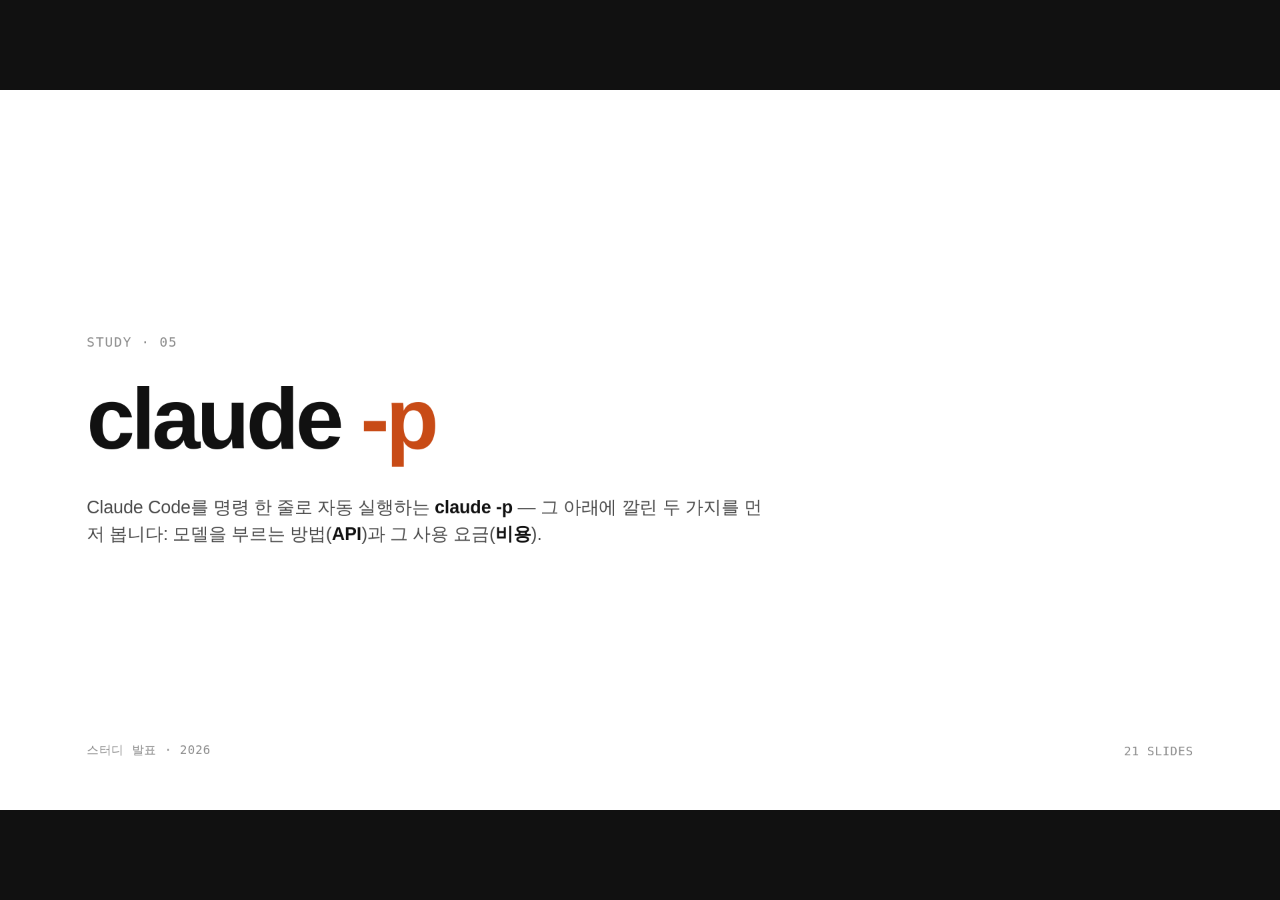
<file: 05_api_sdk/index.html>
<!DOCTYPE html>
<html>
<head>
  <meta charset="utf-8">
  <title>비용 · API · Agent SDK</title>
  <style>
    * { margin: 0; padding: 0; box-sizing: border-box; }
    body { background: #111111; display: flex; align-items: center; justify-content: center; min-height: 100vh; font-family: -apple-system, BlinkMacSystemFont, sans-serif; }
    #__bundler_loading { position: fixed; bottom: 20px; right: 20px; font: 13px/1.4 -apple-system, BlinkMacSystemFont, sans-serif; color: #666; background: #fff; padding: 8px 14px; border-radius: 8px; box-shadow: 0 1px 4px rgba(0,0,0,0.12); z-index: 10000; }
    #__bundler_thumbnail { position: fixed; inset: 0; width: 100%; height: 100%; display: flex; align-items: center; justify-content: center; background: #111111; z-index: 9999; }
    #__bundler_thumbnail svg { width: 100%; height: 100%; object-fit: contain; }
    #__bundler_placeholder { color: #999; font-size: 14px; }
  </style>
  <noscript>
    <style>#__bundler_loading { display: none; }</style>
    <div style="position:fixed;bottom:12px;left:12px;font:13px/1.4 -apple-system,BlinkMacSystemFont,sans-serif;color:#999;background:rgba(255,255,255,0.9);padding:6px 12px;border-radius:6px;box-shadow:0 1px 4px rgba(0,0,0,0.08);z-index:10000;">
      This page requires JavaScript to display.
    </div>
  </noscript>
</head>
<body>
  <div id="__bundler_thumbnail">
  <svg viewBox="0 0 1200 800" xmlns="http://www.w3.org/2000/svg">
    <rect width="1200" height="800" fill="#ffffff"></rect>
    <text x="110" y="360" font-family="-apple-system,sans-serif" font-size="120" font-weight="700" fill="#111">AGENT</text>
    <text x="110" y="500" font-family="-apple-system,sans-serif" font-size="120" font-weight="700" fill="#c84b16">SDK</text>
    <text x="116" y="600" font-family="ui-monospace,Menlo" font-size="26" fill="#888" letter-spacing="4">비용 · API · STUDY 05</text>
  </svg>
</div>
  <div id="__bundler_loading">Unpacking...</div>

  <script>
    
document.addEventListener('DOMContentLoaded', async function() {
  const loading = document.getElementById('__bundler_loading');
  function setStatus(msg) { if (loading) loading.textContent = msg; }

  // Error sink persists across replaceWith since it's on window, not the DOM.
  window.addEventListener('error', function(e) {
    var p = document.body || document.documentElement;
    var d = document.getElementById('__bundler_err') || p.appendChild(document.createElement('div'));
    d.id = '__bundler_err';
    d.style.cssText = 'position:fixed;bottom:12px;left:12px;right:12px;font:12px/1.4 ui-monospace,monospace;background:#2a1215;color:#ff8a80;padding:10px 14px;border-radius:8px;border:1px solid #5c2b2e;z-index:99999;white-space:pre-wrap;max-height:40vh;overflow:auto';
    d.textContent = (d.textContent ? d.textContent + String.fromCharCode(10) : '') +
      '[bundle] ' + (e.message || e.type) +
      (e.filename ? ' (' + e.filename.slice(0, 60) + ':' + e.lineno + ')' : '');
  }, true);

  try {
    const manifestEl = document.querySelector('script[type="__bundler/manifest"]');
    const templateEl = document.querySelector('script[type="__bundler/template"]');
    if (!manifestEl || !templateEl) {
      setStatus('Error: missing bundle data');
      console.error('[bundler] Missing script tags — manifestEl:', !!manifestEl, 'templateEl:', !!templateEl);
      return;
    }

    const manifest = JSON.parse(manifestEl.textContent);
    let template = JSON.parse(templateEl.textContent);

    const uuids = Object.keys(manifest);
    setStatus('Unpacking ' + uuids.length + ' assets...');

    const blobUrls = {};
    await Promise.all(uuids.map(async (uuid) => {
      const entry = manifest[uuid];
      try {
        const binaryStr = atob(entry.data);
        const bytes = new Uint8Array(binaryStr.length);
        for (let i = 0; i < binaryStr.length; i++) bytes[i] = binaryStr.charCodeAt(i);

        let finalBytes = bytes;
        if (entry.compressed) {
          if (typeof DecompressionStream !== 'undefined') {
            const ds = new DecompressionStream('gzip');
            const writer = ds.writable.getWriter();
            const reader = ds.readable.getReader();
            writer.write(bytes);
            writer.close();
            const chunks = [];
            let totalLen = 0;
            while (true) {
              const { done, value } = await reader.read();
              if (done) break;
              chunks.push(value);
              totalLen += value.length;
            }
            finalBytes = new Uint8Array(totalLen);
            let offset = 0;
            for (const chunk of chunks) { finalBytes.set(chunk, offset); offset += chunk.length; }
          } else {
            console.warn('DecompressionStream not available, asset ' + uuid + ' may not render');
          }
        }

        blobUrls[uuid] = URL.createObjectURL(new Blob([finalBytes], { type: entry.mime }));
      } catch (err) {
        console.error('Failed to decode asset ' + uuid + ':', err);
        blobUrls[uuid] = URL.createObjectURL(new Blob([], { type: entry.mime }));
      }
    }));

    const extResEl = document.querySelector('script[type="__bundler/ext_resources"]');
    const extResources = extResEl ? JSON.parse(extResEl.textContent) : [];
    const resourceMap = {};
    for (const entry of extResources) {
      if (blobUrls[entry.uuid]) resourceMap[entry.id] = blobUrls[entry.uuid];
    }

    setStatus('Rendering...');
    for (const uuid of uuids) template = template.split(uuid).join(blobUrls[uuid]);

    // Strip integrity + crossorigin — blob URLs from a file:// document inherit
    // a null origin, so crossorigin forces a CORS fetch that SRI then rejects.
    // The manifest bytes are ours; SRI protects against CDN compromise, not this.
    template = template.replace(/\s+integrity="[^"]*"/gi, '').replace(/\s+crossorigin="[^"]*"/gi, '');

    const resourceScript = '<script>window.__resources = ' +
      JSON.stringify(resourceMap).split('</' + 'script>').join('<\\/' + 'script>') +
      ';</' + 'script>';
    // Inject after <head> so the DOCTYPE stays first; prepending the script
    // would push the parser into quirks mode. DOMParser always emits a <head>
    // (synthesizing one if the source HTML omitted it) but may carry
    // attributes through, so match the full opening tag. slice() rather than
    // replace() keeps us clear of $-pattern substitution in resourceScript.
    const headOpen = template.match(/<head[^>]*>/i);
    if (headOpen) {
      const i = headOpen.index + headOpen[0].length;
      template = template.slice(0, i) + resourceScript + template.slice(i);
    }

    // Parse the template and swap the root element. Scripts inserted via
    // DOMParser/replaceWith are inert per spec — re-create each with
    // createElement so they execute, awaiting onload for src scripts to
    // preserve ordering (React before ReactDOM before Babel before text/babel).
    const doc = new DOMParser().parseFromString(template, 'text/html');
    document.documentElement.replaceWith(doc.documentElement);
    const dead = Array.from(document.scripts);
    for (const old of dead) {
      const s = document.createElement('script');
      for (const a of old.attributes) s.setAttribute(a.name, a.value);
      s.textContent = old.textContent;
      // text/babel scripts with a src: fetch and inline. transformScriptTags
      // does XHR against the src, but blob:null/ from a file:// origin is
      // silently dropped. Inlining makes it a plain inline babel script,
      // which transformScriptTags handles unconditionally.
      if ((s.type === 'text/babel' || s.type === 'text/jsx') && s.src) {
        const r = await fetch(s.src);
        s.textContent = await r.text();
        s.removeAttribute('src');
      }
      const p = s.src ? new Promise(function(r) { s.onload = s.onerror = r; }) : null;
      old.replaceWith(s);
      if (p) await p;
    }
    // Babel standalone auto-transforms type=text/babel on DOMContentLoaded,
    // which fired before we swapped the document. Trigger manually if present.
    if (window.Babel && typeof window.Babel.transformScriptTags === 'function') {
      window.Babel.transformScriptTags();
    }
  } catch (err) {
    setStatus('Error unpacking: ' + err.message);
    console.error('Bundle unpack error:', err);
  }
});

  </script>

  <script type="__bundler/manifest">
{"643e98b5-d781-4bf7-bd9d-c0b65e210377":{"mime":"text/javascript","compressed":true,"data":"H4sIAAAAAAAAE9V975LbNrbn9zwFppOJyLZEqTu2x1FbzvXYzsZ7bcfl7mRmyumxIRGSkKZIXoLqbsX2rfmUz7uzU7VvsC+yb5In2TrnACAAUmo5mam6a8/E3STxHzg4f39neHj4CTtk91Mxuxiomi/EA/bL3/7BKrFWfJoJdiWmbFasyiIXec3mRcW+OXv+jMH3KvmEYelveJ5mQo3hZxbxmKlS8AtRsbyohdL18VSx+2pWybJm9aYUkwNelpmc8VoW+fBHVeQHTKaTA112gGUPHmCd8IfnKSsLVSv2TmUyFU/zVFw/WvJ8IdIxe/GB1QWrl4KVvIKeXsk8La5YkbOcXybUs2nMLsRmWvAqhadygW1j/375+X8Mf/n57332cvFdOXy5eJz32WnJZ6LPvilWYvgkT/ssX6+mooI6lK5xFrOyEkqxV9B8JZSo4QfsIBux6ErWS8ZZzVUt5uusaX4p8zrWlaQxmxZ1XawGM5HXomLFpagyvmFqWVzJfKGrmxXrvGa3sKjqszlPhWLFuoYxyjQTujYRM76ui4Ga8QwKw+hknouKzXh+yRWTinE2l9ciZalQcpEzJX8SLErFnK+zmh19eTz6v//7aHRvFNvJh8pEynA4b+uK52peVKsxPY/itzDouaxxAS6luCqLqu6zTNS1qKbFtUgTW9WpoM/e5gWWfst4XVdyuq4FzWGeiorxGkaxLCqR6u4djY9iHEy9FLayly/P/szENTQnKqZErVi9lIqpgslascffPmczXtbrSjAlhGLrXI9kIYqVqKuNnrQ5rKPMa2zg7b+tRCo5PXnLMr5RTFyKaqMXAuYc5rFWrLjKWckXAvrr9suZ2D50BgY8rYorJaqeYi+pqZ//zk75pYC6Xj7+mpVVka5nAlZnlgme28qKXAygkUEpqgF1Ab7HxcgLJq7risPY16UezSJm9XK9muZcZqyC/9ARVPInPNOZmNeDJRyoWZGtVzkr5qyp2xZVtgeRqnktZ2yWFblQccIeZXJ2Aculj5E4Yb/8/D+Hv/z8v5jZ8rYD82K2ViJlddFsp1qUbCrqKyFymlR1wtKKL2gHFFUqqhNWycWyHsywqXlRNTvoQpZsyJ4Xl4Kt7U8prMWQPRaZqAWLilLkMJWPeD4T2VA/nhX5XFarZp0kz4pFnLDH2PhS4HT1FLXNRLrQmxJW8oRdybRewlQpCYTIGVFWzHh2WhcVX4gEe1jCzsWhsRmvqg17m/KaD4jQXsjybZ/xSrBUrlYiZbJZbtOLPitWsq5FyuZVsQI6cznMxXXtkK4+UsWlTFORwxbEHdsctTNdExx5tS6RUmFbSLREXgN9WBWp6AMNsQeSar2U3OvS27wYQGXOeU3YK6h9ta6xN4qlUpW8nsH6v4WBzpA8v7X1PFqrulg9uQQCXeRYrcjESuT1mKWihsom7B2f0dhg2H1WF32axw/[base64]/kXNat4nVR88xtkR4493urCL1ziywFdtRbTT2RW/uLR8aULitZVH5B7Hi+zrKtXa8EV0Xu9KMHn/XYe9YzTA3+guQaf6p5if/yUvaoug/xiV7al0RCRT4TY5YXublAka9kmbgUWYIbb1momvGyZBdClIpOxLpCDg8HgHs9t3fxd6+esegrfDOJcZ9WYpCKTF6KCm5soGpIq/HoLblawoCzgqe4a5HiTYGwwCN7w+J3PLsCRkDVvKoVdJcm8Mgc4O8UXwhigdl9VW8y8aDZpuO8qKNxKuYyF2n8ziE6RHM+3B9SEV2+KUl3zuQAuLIDthRwL00OgDtreOP7SiDJZHjDZHwqssnBmawzcfAgSZL7Q/1+d4GHC5GnvLPE/aFzas0QiZVX1Wxy0LxNflQHD+4P6eUDPTWwkP4MsGqdCTw8Iq+RH81wLea4wnNZKTO/vIbFhVoafhBmSrGpmBeV0PwedaZa50SdeF1zpJRQnSZNVVHUHVcI7jpZiVltydFsKbO0EsgXufQqYU/4bKk7Jk2nihXwRjzLNqzmi4Vmk/VOGNAUq1klRG5m+sUL9gx+OgDW6miApEOkfZSuZsUK+zDPiqvYq6NYDS55JlNei8lBXrwBKQG+kvniTS2u675+lvGytM+wr2+Ae0nxwcEn7HD4ySdRZGgisESqZo+fnD79by/e/OnN4ydfP/zu2RmboBxwEn7wjfvB6J7zwbffP3n17OFf3nzz9PGTN89P4f29kfP++4fPnj5+ePbkzcOzs1dswnq/dgi9k09spSVPj9mERTkO57SuZL6I8jgpeXoKBzU67rPeqBc7RWj3LIWo2YS9/QSOwxipzLtPiLaVhZKw98ckJJ3oxzJXoh6zkfkdruOMb8ZsmhWzC/N0ymcXi6pY5+mYfToa2a9nRVZUY/bpfD43j+ZFXg/mfCWzzZgNQBgWA7VRtVj12R8zmV8857NT/P3rAij0wTciuxSw1dgLsRYHfWYf9NnDSvKszxTP1UCJStpWzBQb7oaef/gE/0mIxLRHzqeqyNa1uHHw80xcm4c8k4t8IGuxUmNGoqx59eNa1XK+GcyKvEZuz31tOqPl03ZvKpFxuOxMbVYAHRSVXMjcVBc0Cn0bqGUl8wun694KOctxJbNsQEzDuGnB6+HQEg64UODeyVBMAIYygpvlvsqK+kGMV4mhVo9OT5mqZZYx1HcIUB3Qnz8JO8/Zxg6XCaIxBbL+SIpQpVBzkLiWYpXACcZtO9ZfRYfxjjVkv5MrEJB5XofL2fEKr5sxOxqNft/xlu6fra+nxfVAyZ9kvhizKUpxg2lx3fFh965krGG7T+x4JKzpgG4KYhbMuzbvbpbLn57XjeRFXNN5M1+2xaNtLQKJ72oRf85EuEPOeMl+AjEZyfmqmMpMIDcPG284L6or0P/US1mlsI8uBAOx0d0XZ7D5SI0Fko1piH33tM/SIu/VRHLw5tKqIrsnkpqX1PqvJWfuif6J7qYxOz66/[base64]/jGS402wJYj+YUzu2sFw0UhueM86v1HtFCTlPNfSQZ37L+R2X1H3VtvFPuX/rTObSd4WQpecSsUhvRg23t3u7XIg9lizkqveIUTPGrt4XCnynwpKlm7O6/1cLauFHyr9eetcyXzTOZi8M/glJoL+Phecx5WMh/oa9t9vOtk6eFViymPju/c6Zv/j5I/NCTD3fTNFLOj282+x3qcJ7+FgsNWGCPFZe+8Je3o5dFxfOJRE7cOrRm5uZJ7sVcOFdXsHWi0YMV8Mt58YQ7Pzi/Hg1Xx04C+J+vLO2cfOl8ydblg7yzbBUS04bLwt0DQcMomZHB65+xOQy6PAnJ5pau805CLDvp43NDH5kiwo1F5Df84JBgvgbsftZ9a3U4upqnt+7/mtDgn48jprZ3fux3X2Mi9yDwZbS0HqyIvFJkFD06/Zs+LvDjos+ciz4o+e1Tkqsi46jP7WddNNmqqx6Ha3tw8mffuxV00b8sB6aYDdnRW7EK7oreJLnkleV4P8vVKVHI2ZjWfrjNewQN1k0jbsdWcye2mW7dd5kZc1wNc83A5O/mBD+4oEiVK9m7HDN6+E5809J99AQfM6/XtUXM8dZ2kpN1V6507SEmoVCrBPlDZGTUbsGP/bWGZttCq8PZix8FSDg/ZL//42y//+Bs7C8x/+PS/[base64]/qrXtFmrY82O7c7p4eNsQOASUsGB44zcLvU+/DXu5X++Pw97/k/qI6ubotbann8fU6b7/[base64]/tHN9etdfhe5XAJ/NZ6jTr+N/V6eOgUhy1X1Usyy5YZB2enitdL9E/gOVuJamH9BUuhTcJgjzfLa7VoWl8xtP0ZasVK7WxIVTgKW+PxYHcKXdrNvtObTTsOksoenOyc7d/se6OC3zZ5obbPnUMit4M91qhvOuv86VA/dXy1t0Kqo+wWFdUN28XRg/6KnUiHz79cthuAbtZZku0HTIDene5IH0Zto/Vc+ynRqINJvl612HtHluw2PH2keO6KQchb3SweghjiM0sDZP9C3eke4p0/XuSO91iXQMfvCHh2WMRwDyrwwPD4Ts2JdzKc2/XFDh9hlTE7L2n91aCYz30DyDaTlKf61YW12uu464AkLqdhZs4v2c1t3Gm0UfocbNEvUQO+LuojGgrbobOsvWrO9ebuVK51fr6l4U8ff/mHP9z5Q1dZuKMXmlFp1PDJF3eCEY61h8c7u/G1kqfXO2ltxdBiTWLQsbM/tIBiF9xI4V9sVZkeb7Fo6KGZjfMRloSuySjKyQGN9OC8GTMJbgPk7x3l/NYa+LwWlVeBkfX2qQMcUt213L4q7e/HY2y7Y5m0G+weq/Uv9S/oYPRHffyL6iCfrLbUWW2t3UcoVG8L34MgmdXXK5GvbxLiXcXlnVGHlnKbse34NvwNxZadQvl2VeEfAhEb/[base64]/W8fQ3vY27bpbzQFe/SYXifbFFc3Nr9qSeR3wpWs63zMAIoxX4MdOwHyHDrEoXMlXanBxnw9OXDngITDnzzGMNCIPKnWNdGQopq8Khlt9hKKPD1ZdMi3fRZKkxcxbwo4B5Er2EKO7HxKI2HSaK7MYAph6v7Yx119rnLQvJ7fAP5/fWee51D2kKq8S4PyoRi1BfHDqVb8WtzC+I5PBqNLq/gzB1v00wfc/i7mwr/xkvRVQv7tyLqpaFv/rrcaem8QxHDszIG1wOI15y2BRIgM9cyZ6Bfbcsf/[base64]/HJWiHzT3e1eC+Dise52SqSEEh2W2O+HT25d3bt49voFmGxBztFGMCKgVEytCoo7t3+3dG/bv3+qPki7hPNmXkOFuvj7ZNBI2icyI+nd65c/cLftI2UGMI7BhCWyl+thQ6Igk9XmfLqliJf4nZ2tzmEJOiba50zZOHtR/pC8EneP2O4F98ou3JphpSkp+gCYOMvFeCXfEcVdcQEGhj2DCiw4Q5Ge9wU40biO2HC8P0yJzX6Mdqwr1wtiCEwbNY/xvOJNYBITGiJkIPleEtOiRq18RvKgyHorA/IIemIgpfwmj8JvplgMPDQOSDB6Cvr0HSz8WsFukjDka22QWT+Y9iVlsdOxrd7y8FTx+QkenfdLD0AON/[base64]/4MSD18804/mFoXlvVry6eMZV/T3VHMVNNSsu85pLCEa3HcdRmiUyDkbQtbzIcVQ2Vt9SHG+fO9NkDWad0SVuQ+fu6fBX0dsAHau889S99hcEmvGFOncTNnRGGyT7jaGur/0OfJnb6mX6XaLqjS3Bf99StF3GlWKPxeziFKmiuK5FniqEj3miAy1pgrRH1wK8AqYUJ//QXlERjK8S9brK2esekoden/Xo3MNPWs1AP6JSonduGQ4M+avWGDXerIdal6KKGrXNUqrkDYSHsgn9QuGjp3gTRe8QImHMeiDQ9iiI2SlHUeQTx+MKH2vXiQl7fe6/IEyc9nM4WGdyJSo2wUhs/+2qWCvxNM12fSLy9VPdmcHRySfeyyL/d7Exw6PfkqnM0wgeBCMq8lekU5kED3aUOM2KmsB4nFLNwx0ln8PIEMFj0n62o9wZL/8ILMckfLK7zNc6AGvS8XBXL7XOZxI+6SgzHLJH5OY3KJdcCYBNUcjXAbILoJnwfHO1FIj+oVZSKa2DomM3tSqn4ZDJRQ7WHCymiOvKgDBqZsmUMngPQHgLcKi4kko4VHo4tJ6HSwRrqihW2sZQUzU9iqKPCOghtt/yPHUqygSvFHP2G3DPyGquEbtH1kkwe4+LGSHGTBw0Bv1HzlnUbGD2+edMJBpcIn3J62X7SRQnBFohlFMyjjWZaEgrvcTZfy7ydXPiP3haYSA8xDT8CciLQyg03SkheOxpXlNrC1Fb8hRpihT32dEoZu/ftwKpXZmpaegbJF8f15Imea2mvgmbMpTP582dxoZD9pK0rqIaAFyT1okC6AFpjb6rsq/eqBwtfpMkST59gRIOeMIiDs1sXQ2byhCVpoENstc/ej1pJn+6VjIHpCwCeAJ2we7hQjn7NLqqCuAlgKgTEo0EgJG5BncS2jFXS0lkKQdXNuASFmuwwMVm+8HWGr7+6vNzO5RhUgtVRxYBQglezZZxTFtFefNtbpM+6/XCuwLHEN4gMH0vCryzgrtgk89Q4H3JF+LVGhiWxiYA3kYdGCYXYgOIRr2+S7JvLka3uFOKKPfNBfGCWRWXbllLhvuovlNKXmJs9Fo4t+D2GolAuvXRk5uLEohIv0U/+ti4S2hfab/wYj5n67yWGe4KlAwJLO7Nm2Il0DL7BlbzjcjJTBWZAMKmrnlG8A3aM0wV83qQcXDDjhP2LXEmFeFLND7p4GgOjo954VDtWSXQD9L2KEd4EWgAHE8IPY+V4McGMasatg5uCui4dbPUeC14jGYF6UYQDgOIdy1Xwqez8N0TPbwJm/OsiccaDtlTjewzK7JMo3/cMqqPJWj8clIHAJ9J8l+fkR/lXFYURYugQIlLZfR0wio49KUh6U6XQvLc1WdYXafLLzV5Ai1IJeaiArwYg2VWY3Q9SC0LJCM4S0iNE/ZYQ9kVuVMbTjXED2DB3qjHIqsf6XJ+JUknvMygGS12BB0Gb37/WvNAwRaiflqLlQtelDiV9WI2mUwQrKKzJW85P7AZwmzBZfruQzPEZyB2N3tzXQJYiBqzK/y6IzpCacwRVBo39YgUYx4IPoeCLEDBTKor1NYIfQYiFYMJbFqs8xlEKjxFfsXfv43AcsiGbTwU88zBN3FUVG5VUjlwWAbhqpLATyuEosMuo5hKvr51JRcLUTV1qHJdIVxTJeYVoIDYqHsNYvKnF4hPAvAlw79ityLs+Xu3x5+9d/r6WTwMrgF5KR7LqgZ2G4CaTkXduinkpTAERX/1XIOomcdRVIlZUaUqYJdgvSLqbAUeqfar5hPafFUCKJu0qZrp7AE7ZUdJt2GV2PcvwP/n/Xu48WLcFjJfOxoJ9HFhOZuwKql5tRC1++5qCVAHUQ5N5Akp3I2k97sJcc4xlg7engRdxxocMQogI1tPAL0pys3V3cw6XCdRHjd1fvDOZPg1Cjqff85+17xAEcuf0OAlm4B6FX4s1rWDpbOrgCuwdW6XZF5UgC8URbTmhtXAjXqmD1u8uwrkzSPvow99cL/tmI9QkHU3ZaIFcZyuvjM2tZ4CrB1xAX2CJ4F7u3nAKz6rRfWY19w8bLafftLqAdAu/tPGoV0rXgvAtJE/NSCtRImQByQgTqDoAHFHEFGmJvJio9APRTpoiPjKBa/i5kI1MKUJAkM9R0MiW8hLl+T8523qkULf70oMEBYMbnLQHlELwCqkhUC9GaFYoa5Kta+N4MQ/RSgKuoqbUy/[base64]/6eYj8W06Sp5LG57WEEWEWFYTfKXLrLiqtlqALA9bUaopBkIt0y9JSK1FCASHEo0TevbiLE+srQa/YQl+yRUj6FHA7ZtzmEZNaPilW5rkV6ivYvE5Z0tSwyCEMBHgrIEMy3X3wh6pc0tZvvebYWCHfNpgIsfoCkbYDogC7NdBsERObXwxUDfpahyAxxhCAkG0ZDGW7dAOcSaUqcKogvmIF6MRyNr6Ji6M9Ek0kE7v179vo8bghM3XGp4f2ZwB6LHckWacM3hULZWekP+mzmt/bBvYH64DsfamN2yIO44BbQs2NLhQL39gUfDtkf14ipZS6CvLgixZqEo2PkQ4w5s6IQ4xks6QZlobTvHPGCaW3AKwIOFrzKNgOtzjG2BRdZdQqt+6cDZhGKf4N2mpZi2lYfvplLy1laA/shOzUUylqeG8g7ZeKgPYqlCRVOQrO5D1lzHfcUy4XCXdtQIcbToqyVCc9zCKJGaLT6x0NGd3dqoU5R4EBXOdjR6NJI0Vguj99T2hMgsdU8AvhcjZDD9JDqZUVI78lMKVCv6C6BHECAaa/EAC4VGOvYGRwYJaTCi7JrPqSiw4tYyB6dVoVLog+Z2R4DnJFglkpU3a5LgrYEZg7nyIy9ElTKmp66dq+ruhtjrTJnPGdNe9hh66PgNG+cHDVB8a5KrXuwGwUL/MeaZ3IOPEjfWdYK5xXwypoa3mJXNKJQIWdicgCmkio/OAckhkrO3zKCH670HSU0hLhznbwSKMLpYQEoOhn24YZbyaoqKn2h97RJ73CIpqVhxvMFK3IA4TZ1BTehjtVvE6nYqA+RIiuNK+wwfjhprpLdPQl6doEP9qVHbhaMTdjDquKbBBQMkUUxxmNxips2Tla8jCK1DMisr0SwemGnNrW021xXUmEdFTw+E9d1nPxYyDzq/ZD3XJrrqgxMtb3eiSMOOOVsMeDMGghVnFSpmNadZaDPLda1naX5Okd2lmfaCThJEq8u8GugXZVv6JxDqC+EC9Pq/+0f7DUwL+dgfYRV7rNPZdpn41KJdVrAB251K1BKTMUMnIWowfum0gcxKsvwafMwYaew4vpmd6uCLYZ5Kex2YNEZlxncSWTLHKi64rVYbFjKqws0CjKxaiQPW00C70/YSzkrGN798JBOCZAjcW44Tq0bp4ve7uMdG7B784GPNBGnaIjzGEVfjX94/fqvP5yfH/5w/v518un568EPV+e33o/pX3gfvf5rfH74Qxx/Fd+Kh4s+69EMfnYUO+sf1PzDtPmy86vor+9f/6D6D/7zVvThPIaBf3xnoq9+h2+oV58d6X4dd/[base64]/uBqc3xouYs2yble/apWOviOR7hq+1X2mm3t0enpq6XPUkjncEonDCzRdjDu1szuqaSmF3ImgW8T+7PuDGO17B/ttmW83Hg93DJs0ePrmh0ABBwytYwPDXacVrNN1rSXhlFJpAK0GDqSu4biA5YgSVTRV0eYCrE1QqDu1zud9IqnA4TOxKmsJ9oGrYp2l4JcNTrGQMaA5HgYIPk+9APTD85gNzVUzL4pYsylUE0DGB1c6xu6/wt6CHTET+gCLVMvMCD1+wmQtgNajnxx4BjTVTMWMr5XQQ24GhRK0lvPw8IIqNX1RpOI5L81OR+UtqFAlm+CIGs2rSjKRL+olG4B3vWQPwKOEycHA3UO0lHm78Gt5nuR85ahq4QBEeUJw9X+S9TLq4ZT18NzkpBfGReg5D4Cncqgs/AHdaCpA29rYRkHt6nIp2JtgRjp1sB/cidBME5CqVDiDiYNzzHFo24ZCb8PxuE9pUO0Oe+ZeKtBnPEGqu6PvmiXC+/CXn/9OBLnSXKzMO/[base64]//gZNFrZktVZlqFekCWMTrDIJ9XROB2g4l15vVfN5VPbZZVJXchW5NhiRKbHf+Hw9TSrVLgcdrQij2n6NY0hnyT19QzrL7nQP2a+Gfd1BOkvv6RHSWPisO2XcpVxu3rZL+q6WncWDT9p1OGbEjuLN23ZJR+29p1bc97Z4mMvV9uL+F+0a0OvqFZ/HjMKbHprow6/BphZ+1D1uYziIu+yKzcaPtgwgLO4+u6G4rxLeuZ/21Sjr82qZE51wsuPMNt2gkI4270/PNaWgVHKaijveh+wW65XXvVAo8MrqOB6vMHkU7lPapWq9IMjCzEW7Qy2BaN86l36dXj8D6tsseJf1vcJ0WFubI/ygLQMY9titdi86nQRaqvXmIW58lLdUx8vtTn6+0GacBwMBjWKuHBmNnMi0hBb18H0zYzQRAB7xSCvTJw4LYb2/Td3ku7yt7lReujWDaxKy0ugOMmE9SrUWVKojl/asVW8Xr1p61gs++ajz8evOxT/zPPyTzoG/XhnGImzdClnh6LPgt84keMZ45RC4xiM/7D96AKaPwJ8jgqLBdnBfa/pm+wwCkU22EVHGk1gjv2GeEzZBQbqvs2qaZzoXis/cWhi5PfeV+d7fWbYWyg2rQSN6rUK+xy/AoplP+6wHnEVHQ34ZlETzItd5u8B85HsM62H9pIMV9hsUft05JNOPAUbl9MJWnst0/0aey/SGNlayQW+i72mf65i2J5S+DZN55aLVma+vPqIzX1/d1Jn5ldsZnKGbXYd1UEjQ0F7ldFRIewfQYYioD32amD7V7J2KbynmaoyWDj4DwR1jt6cZlkOgEGwXjY5gFK2KLBD2DJDknvNo8gF5M2nq6D4Mpoi/r6uCNnJdFICf226h4+igcyQUgqgvO56bit54gkwxzKOA2cdN4jb4c1+DF+CIJweQUgFCFA50knF6e8CaDk4OXpqknWiNPmAIOOE8jn75+X/EBw9sExARfblAj7E/FteTgxGE0d9lR3cPACszg2x8uThgqq6KCzE50Nh4jyBW2DwdmDSOyT37CNQKM15ODjAQ13sMljj73CFLkwMgSgcP7pcQGZNODp4fjdgXz+6we9kddudgCKkXLxdNz+8PafzOE1VyO1kIcG/mRl6KyUFZZLKGBrzPaEAHD47uD+G5/1aJ8uDBsOsNAuc7peifXSsHkSS7Vu4FRJr4q4aPol9+/vv/Lyt2l30BizX4NQumcwsc7DOXmGVj12S+MunqnXybdlrpZfQqPniAP3rduJimBw9e2WX1u/zWkkBzcIPsvZiVtjNxryHCkeMAy9NLEEWjwVHfZJeNW6QhbAH20Ue38DEN4OTu3cKiiEZe5a4q2cvUcIt8Y65rjMdLmtfkmQdxWhmGlkhHqem5CDFCY3yj4zwoYWEU+7dKRam297pSUO7y7hMs3X2ZkJD2cfT9XyjYga0XcrhDSLUGg9du6gb9zKSqR/dgNwN8XZRDwhVyjGMFGK909ALqchm5ydLqoJcLjC9hLwgCAVpB0y3G0DQVadf6Yq3Qgxk6hEFAxFahyyg5ZPJqQ/4SgPlBEAIsX6cLN2Cu4quSvEsxX31ZFddyJesNph7Xofygdc8LVj38mmVFUbJciFRY1htXoL2VTe+9JNr6TyOvw1dfgxZ7QvbMdhymCVeYUEMLUf8R6KTMF48yKfL6lafPMd8/efzfnrAJuz0KX6QgG4GECmX/wgYQjFCUra+mGKZAS8gGTQFf55DW7D42Fet9iJvkrCjZYMKe83qZzITMogh7M2BpDRbHL0IVMNY03VbTrc6apn5NH0IhEMNh9zyjSCx82VqjK3YfU/z+I48pltnNg/l3DdbIZ/XkAFzxDh4AHCzdMh233A01rMuDBxgkvi4/vjDoy3Vx+LGjgmX1EbWh/fvgASH7dQ/orTdpOy6J8Fhpm+iMtjgRF8+L340J3vpCryaf1aGK7Xccst10H1BpjUo2tLul9GvHUmsbLfQYjK2w1DaEjSz/sO6R7DoyttS6KQPKWry0ItlnEixUO0uiLWRL2Vs3lcUVtKUB30EDQDrd/RDftJZ0YWP8vF1Rkejk5joUMfJvfQxb1ciVFGSPFBqzV0CyX1GzAHC0FJWS6IHrOjy6EYbGdYg0Z2pdXUIwC8DxQFh3cP8bgIf9OABCf2jxAAZ7cwsrQKU+lhmgUu1p1nejtn21Dk57wpuVb3rykirR8AyRVWQ8TTs/DztumAa/y5ZgE4hFJC4d1k+JGhabkAXEpb6E/twqvC47wiJsXzptGLrv2iq3cg1xexZdl70+W5cfW4xsQzcU3Tp3XhH02vK2Mcx7Z6DsnzT2i87y3hgFXl7HAK5nva6qyomKdcILbt5c3VN5U6n2LN5UomsCP3gEIsCsTQmQFkFrtcfhbtBa/7ibavbV1dPnAUMRggF1n3pT9uO1pFhsC3+RystGZ4FfHjDQUIFEDKPWgu2qSHlmJG5XGeCUB68V76X/GsVf/3L/6v4wlZfbi6zU4uDBGUQuUHQDQKixqfC84qz7ZNKqrP3AqZtARsP+dnIoZn5wbx08IATiNq9zYwWE52imoKuCoMfer2/DFf0I5odCGDXTAze0riN2uQ9zQ3dc0KbJUFjXx21fad1v5sbaab72qD3k8hp+S1e9neVqDdq8JRZG8zxdtESTyQJsRKS2Rkm7z3Rspkb9QjLbZw02mMULI1AisxJ+AJI1AWoYTO+lNmLBP/6LRqWtf/JfOxYg82MQEEXKC/gnjJTSXI2Ppd7wtGyCwwkGYYmj/il8vQY/[base64]/WQtWBg9DWCNymYIiDsNO1woktd7cHhDkSlCxGAKG7oMz9WDbHnxLYJgzu5CwvBkWp42qo5kPmQM6Ctycg2A4pEhsWTeaQFU6D2JKTRs0XRthCgEqnImjOTSvgAvuC9/opvxQDrgYvH3/NNlJkaQDra6vC0aGFMC80zLlyQgTbzibBCUE7cK8TvtfyakBIYCwOW7gQJibgj5unaSQbuYg2CF94u8IvvNtjBT9PsF8uTKktDTPs+RlAY/7yUxWe04utp0cb4h0jLPJAL+y4boSvXE8MJzc0SBQ9dsup3wMhxqCuPtPY9k1OZhcS00l77T4OwXe9ly3wYe/tNmDfsK+H7B0zOVBp4RG5eMBTwPEZM3HNZ9DB7a8+sA89nyS73iN+RCpqMxoIgYiYkiGKUTZyGoBq8hloumHzLqsiJ+23hy0I8XR0GHTcNZ6ASnBV5KzHS9k7sXG9jCNBdYK0wem9qSv0fq8AZrXg6QywO7x6ITS75xJCTZP+Yy2y2dLxmYG0XN2vLEKT0a0x/y4MrDEtvgUufWT/wne8LLMNvXmHOHfWqQDb6zM7JoO2QqMa62G1YF7aQeNh5wJKArhvi1w0kJnkcKSf6tOuoneAflLXIm8hxJlSGhDVlEwoz2QUiSy4NYZDhrriWqxKsHYNkZIM1aySJYD2pgSRkcNaqWIliIIW5Im/asIijUcRECmRJTVfvPBiZHQULHwA+ES9syfPXz57ePYEQZLs09NHr56+PAuenf3l2RNLRzuHemojy8Ah352DkDmnpw78D+Hgy06hAYJ/ULN54k7XYwFXPoQpcEagWoTrtbLI82MNoQZieyZnsiaNNn7cd6tCLoTnTWh8C7CrT9+Q1RiotswXfVKvHuAeOmiWAK4Y6tBEIyx36KnJbyTUVONT3xGUpsD2bEeVbn99jRMKmbqGEAcHNl5dyRKDXjIaGcvXq6kOvtSxISu+YUuOPAfCkKaJV4sZr2mliVX96w/q8If01g/qcIjaDx1QADy1+djtqqPD2nNqlnZOAlljedRny+M+W37RZzoUGRQd5+25WcZ2ANHSu2sJF0z3OVGZnAkwa9/uApfyO2oq7OH2cNyTqa8duiJv/frs7WfvSp4eR3n8gX32Dp9+eNucI1y57wknBcCirLt26xgAjBDYgmdLgGBM/N5Sb7xIt14ITdcLQt+2jsAt02ffP3z29PHDsyeIu+bN181zQUwczpzVfsq4S9h3wghI+Ix9WTTwF/Y0qZoK6cCg9+8d20lTLYFdP5iwjjKmLQOIbeWzUb/rc8+yo0X0ENY9vCZDIBRHHDjjix247sCuE+MG0BsQ94YqTBu8f+hBtBNuBOarcHk+s48w6BqFCgcY3tZDOPpGBuAafJ953WkyW7THbHcXkU4VhglvuTOCy0Jt08KHMPUtsqu6DoCFm4ftrzul2tcfgl5ygAeC/27dy177jhrY8CMOkG7Ai+yWVnqqFPxCVAPEWO91iS56+hwQ9jbD1qFKQSUIcED//fTbFwn+FoWiCJDH1+fhfBJyh1T4b0T1WNBC0w163FaqhOF4BTjG8yqPeq8bye6cfc1lhoZBjSL7qTcP2Odxr89cm0ZrGrrE7IAxdVn+Mx2S3VPsK9yLOAi+ApeTVIBAjjHVcAA+vS/z+gFgXSxZdESZ6SDcO4zwlhq3r5ol7EVB3wMcDB1gSDmmVegGcwDiuxFb2uQeaeoD7xnB+AzQgliH/RPuyQYFGpvSt5vGGfjrp9EP6a34s6G3iZbdwdhWRbZ8fXROWrKBy6ARpiUEWSI0Jru/D/nMu5dkmzygwWgdecA+0WLOxEoEbMLeffAjl37X2SPfT0AfhUpcWlEAftE5B4hKsa/Y4IiNw9d+FaAwtVVI9/1wyP5diNLZDxqSHpcIIJ80/[base64]/FIuiNeLYMqbteizC7GZFrxK++Rb7yxfzcs+5iGpAKFoUZwVTaoaAsOSKwEJvA4RyfDQJvIiJbzreFFXEM5h9olU2uuS45cD1MBCG0YpAoA/kO/B4WGaugAFqNGSaHxqaBXynQLkDw3eUDnUI254fgHCCWbdcjtmukTaj3WeFi0Ia6N5jzRhQInW9LTnc5OWmsS+fB4dxeyZWPDZZoz3wICCLRF03eTKAN7bv4lo9KJyGG86HDpU0ykN1A02OZIPHXU5xtH18RI4A4523EVI6b3OPW6/oF+f5qmcIV/xoc96h732KfMGeRwDTCbqFR8hcAPa9wyV8GAJfDycxK0G/vwRM2oQprbOZaEwb0Yxd9TPFlET4d6RT83QmDgO63P0poGk13Sq0yTpKNeAJWgpXuzxT1JRgxsj0ud+83upoySeBs9RxHB+11oM+ztttnZTLjCkgaqpycLnwdtSQlvcAM5jrzeo47h0X9fbd0kow/lfvYaGzhFSAUh0R4unVAivQ7zav2KeJPUa3tgaYjZu1WQUdfRvH6ZE39DvWc9QMfyF7MjwU81L/BdUoY0QGfB1kKQJ9jQufYTgRs3uDbeAO8k0824fKRNMgNtMS0UJWcI3HxzB1FdzObwCLqN7WTiMjLkqEEtZPwsVlv47ly/9pjPzQ5NjWjtby5zN11lGWoZhzadMf8J9PhJB3hCxZF1immc8+IA0r7O/Qq2VyDYsmhb1klESTEShh0nWifSa+rDjFn2Qr1OJKQ0QzATC9XMNy99hlTNW8/fvm/nUg+pOrbAj2qpD9vot2AnB892gvH7nutmLlmz6oc++/f7Jq2cP//Lmm6ePn7x5fhrsCGvG9rcDclmDKVcixcSijr11TIiFqMQkpTjS22qdO1mRmppsLpslT40Rt8hR/YzMHrKWihLWcDaCwmDG55i/zquJCDxsPwoxwnsSdAbEzDopmWAfDxz7BnXTueuLqoJ0m84N72wYN7XG+/fMeWqySpit5Av8Ju+NCwO17UtKvRbv2pRNYjSjbndt8O/fm/f2bMs66pRNDKxCl1BiAtw9aILOHAOQVuTl2Z+19xrDrEJ6HOZYwkVssmXhyTTZWjHNcVPPQhQrAfyL4SEpNawJjJcKBRZ7ufdN/dQ0sHbO9oJ4ojNj6Te3uUZcI/[base64]/GqAI1+3EcTNXHLmhrrjWYEyyflheaoUEU0FXw4TL4kAz9AeGwimqZR5fQ79BpoA8VeY+DGLMbztBbPHbRZ+/Uh/htaFEnBKaoUUySddb5woIs+RcbakkMS2A8BYi3QXAi9GFWJ5jESMumElQdXp93sVgWnsnVQmr+HGNT4KJ2lzZFA+mmFADnl3QzXxh1MS0K4HR6bTrkfrmtji4C4ZSzaWLsdm07I30k78F+E2/UhpbZhva+M8ZmH1/Q/TFrHChDJ8cWMOHDJUptaSXBvj7dhNmxeorsZ5To2wWyO/AjWQ90Hi1MvYIYgmQ7JSN+DI5WqQBfHxSoHbp1tRQat880zErMy6W1vpDsrRQ2IYwi2HhBHzXVmJQsmnXSKV9MxuYExg0Olqo7g1i4r1MnmRJlRKFscmazeHu/yLdvdKzRfNHiyLalsPRTgUF554v9Iyi+t2w/duEr1jvqsTHmHNuibcSpfFiR+zpSNUnqLLCFSdB2GGeADGL7UOu+LQcpwafqrPbGH1ExlJs0yCwwzwYPm6NnISWeg52Z+HPSIdWg6g2KhapMyIvtoks1VAIDNUkoaEFC7XdaPwYoam9ANnfd7dsusQo/66ZjzWzEfXbsptvYvbk70yXaGDk331/gsRtMVBcLT9Be/h4f6vRvDhGXxPYsIU8vXmCRSTsN/GiMApPNpej5j7lSfCO8y1yBlxxKgM0mTqhdULLqIBYmvXRzAlNA6h5Ynu3P0eBoNPp9HNv8MEQ+e8poiYHs+SlCLGU1WfcoUa4LZWyX6zwI1V9StuJuoS68/zxjFWDXuPu848g0Jf0zg8p/[base64]/O7s/dmTP589fPXk4fvTJ8+ePDqLP9Ppfmvj+he3kkRDrm4/xk5dcTA5KdTyXYiN0usLTMcJe6JmvBQaHVMl7AlYepx9ojTsGUn6uEcAmgFDqCCJDsFCoOWMiJQq2Bmf/vLz3yleq6nql5//jpWbj4Vi9EnfmiFJuBlk4lJkNsYP9FBt6c28tTefiWbq8naCPPdxyLWI5AIyyMMlQZPQa6SWgC/t2kUOG9wtnHe30XTYZAdvftuv7zuY6t0xw9s7uRI1/3eBqliRzOoqs7/wrAY0Xlva29w4NoZjdD3wyQjdpL91mrKz8bCqiqtXmP8bGrLPwf3/MUREe0+Z/+tpyWcCMbw60hE0x9laHBpOoYmZ93sCgn67I9+VO1oY7N/EN8VKdNSkQXT2q+NJnnZXscUTbe+KK3/cr35lR4d/fT0afHluKNSF2MSBhfUoSb5kP65XJRETrr0RTtgInwJADTsahc7O4OZhOzfqsa/Yl2zcOKhciM1W/5SdXimLIsp3janperOd/ZTF7r7W37gj3nUWt2srQu+YRQHID43DC5jJfq2jyywjXB3fk9Eqi7ZuJMc1Exq01Uw8j5f2tuke3zZK5DsL6Ub2DR0IPIX8yIEQqxxzytWiNHidQ/Q5QIM6yWkbbdIAV0ZIn+45DCbsa55ljpslOSzAUkF6N+j3gNcDAcrMqVhysK1WLKJMqlaJY5iHSvSaqoykOF9XqDFAFo7XWiGOHL7xsjRUKJWVGebHbwsDo+9O/S1ozXygEyBL6+oluw9VkMwYs3fc5HTpXMaAJ+S06t5N0OAICJTc6qT7rnu7bYlbcQ9UsC2G7Jd//O2Xf/wthDCjp/81/6d7bgagIzQBu+tCbAhDi/ayceegPKvIxGlvQs8N2VQE2QWVBuqqBAoQQ50nB3yDcvZtRIqoNCY/j+V6Pkc7tKohEUYBcqyp7NvoRcxqwRHrZMDzdGCysCfsSZPhjhIvkI8lpnW/okA2tRRZZuqK8vWK3cIcOxsyMMYnTR4+6JyT9RcMmz/JbAPT0HSnK09xw83vTLYMkjHMiqkKnay0zmwg1dKIwyXfOJ26xeQKIhZTQV4wkF7Bw87WQHdbFAyBTKWl5Wbja+mv2/kXXM6ePX051nnVKWnLoTtHhzYVW12UrrXWBrg5yQ2/bdDiInBKdyuKjRxKaXMBkY28AkxIra/asAS3XgpZsU4QNaZQvuUUc2zt1KUrojgAdrSPipxlIHCh21TgJwt38llRmpRcz3nZ3Ey788e+o9r72oeS0qV86PBRpHSypiFQDpgAKKxgG1ocQL51Q0CgOdgz8TVQbH6ovV6vMZ1wsxx4hxh/[base64]/0gUx/[base64]/mNrLeIugWtTyD6myrXfSCOoYfbsMNtQZnxIrJUja4+U4IG0B5jU9VlG5idp8ddbWil7Ex3ZOfddv/peNTY+W3qua/RJ+9Szcfyuv4rVuQzhMRNKijE+SCukyfWn7dqQS1lWh4o4zil6ICiBjjGa4MOwLWOMMrOBYPv6Yib5vqttnnCPeisdL5NYUmOzccFm1vW4xt7fnZmX6+7lyiZhWO7o1Wis3WUzkbTMVPUlRRctxP/tBPvugfxd4yBpUZdyfvmw/eZm2Z3ro7vKWTkGc5MMO1EwvuglTpsCtuwdOJUO3SFuEfIdsSyApakgAOxrohEvHDCC8jJFiROxAWQD2tfQS6pISEkb88qXuqppqsKC5MRnTDTR/qyIVDcvVmEThNGfqDj76dG89ZWxHm7zayGrhvIuyaK65paUy5EZc+zxGGGOKU7Ju2AsmBn7YCx+N/YAxNbNJ4Q2qmbL03Kh/cYV5L+XoV+EaRMLZnfQT/49VIEVd+3zVqWL5e9Y0A6au1wTkNCLS9GppPLfePG0l7wKMoYH6WY4gXsw7sAAEC1SUS+JNKzCuA8EmbwB9HAnQQRUrMFK6cMBiz5SjPpLvPTICMDacBKBCQklBKfxGDF2fus+cyvbbgnLp7zvWLk7QvDLxMr6O4A2ceDT7/c/jLz/+LqRoD4CrE7bZWRWTODFY5+CGjbSkBPRpp0RQwQ56jMerUQIHhaAJ/+fnvllJYqR192sWVnRpqBJjSpjIQ5U8gNgpRTrFxyllKzIXI61MKU4I7pWlC86WOtIRfgfSLypKlwES9G3bFsws3oSfEvSRM1UUJaFxcB3uhBbapDBlZHUXTMoiRMRLNeHo3JDesWZNacQs0IXT0d9YK8l3ZIwRm//FjQiQO2YyPNR2ZcrsU4+Cd6k1QW2tu9hwEFzrmtaan7CsGAZuDo7hTv+/EbFr2XTOiVotJv7929KIBRz9bg7vcutLML+6e6B3zNk4LNuZDQGX3RF7+GJMCWAvRKKiPpcGI/3Pz41+29gcBbTm5ZJHlbndv4XvU2XX1lfrTQOkz7JHb3y2SxjZIYnLQJI9yUSViPhez+iFYtpHT7yHUbehFFhRSon7Max71YJaHZcZlHuLvmh7vQOC9eR2hEpGnHUCZu4SlLkBhY+wVvHpcFWV7xZ0ZdkEV9uvjPyMXwu7j7E0/aJCe4Lp1LFiTU2GnSNTyTBM1Tkyw4f/C7lMWBXaLVSaP3pAdg48gyRToKIiOxN0C6rZZK8p/5Yw1QKrBefno6ckoFY6bWOLBZNucoNaAjV0dQ8eI7rO6iFldDAZhv+a0A/3vf/su1r0o8DKCNtq4+PC0D/1y1/CTcAg3Kr+M6stXfBFHSf6xZ5qNRn7JfKAjgJxnjoDyTNse1jJLHWsA6V6JJUHVLDA/hosgzRnwJi5/b2WUCFvyLQXEwJHWucvsm151ZJ3ss3TZlVfSNQ1Sd/WItQoJn70oUhF5aYrJmNMia9K5d7d8sj36ngp4wcAPsyzqvZbpec9RGWu0NdHhSwftuxzpC7EGCW8p+OWGIRIOGExQscjuQyKq4gEB6UHmeghWAydy8nyaFtdNPeQ3x8Hys+ZZwu4TbsOD4X2IgCwesKmYQRwdWamw/mWRpU6c+LbBSS1mYD19VkzBK73PxGoKPqutQTu8QcfwVTXz9XWdn6TFjV/BIgXfuLjmvQ7guG0DxFneORK0foksofkHM9f2sXX0pGUBs0R1tQvbU668e1euFomqZoSzRz3xX/KsDhQsWARVJTOlzsg2IbLg0S3WO6FFHcxlPZ7BDXyCLvpjcMI90XiY+HNQtyvYCieBVbB0uNswe71cLTpuNjCAgjVSjVmK+HnaKglyFd4ZjtKslODbAH7DK55lQjlglKqaQXTVjOcpQoJZ5+H/PLo9Kq/1LcVO+UoMvnv1jPaDsoapMHy0p3Q/UjaV9YqXLPru1bMBGbFnfLYUsQ03rMSKyxz0c2BJbSqSisJThxTKLbXrfsZ/2twiaE3j78pBwCIJC6oC4VQ08CZbzyZskd1HEAJnKdqnB832vLXBAeq32J8gOBA2C85qjPtG/oRQRl5eCIQxu3cvjETzVpdC440SSWlsYFpGgvNHJA3E+0PTa1NUpyJv0oFjmq/GNm5t7KRDEWnCXmnyCU7ETUVERNEveFpcC0WyMa5LLvJ6QBQYsY9MXAvEKb9gs6KULlp0MSeLtS3aUxAPltcsKxZyZrycURPLHmkDDPg/NFWgU3eFZrRCG5AHVxWMoGomKbq/AltTtl7lD+4vjx/88rf/c3+4PH7gBCerGtIggNuRtlibKFrKcAegtdCVcN8wuC2BgfQ2KmZDm+GWzgXCos9ay0b7kwyA62ldCeEPjDoE3gc1aZRIfylrURFwra/[base64]/yOKJu9OLBk4G5wVz7vM55c8mztW8i6AEC1k5nIEsQuwEMcY40udrb/OnQmhM8tMXRoYZuIH1pNlnIWUpEnD1wXXJ/EgT6JwUWF60nkAn8nSmF/izV1VZlsdJ5wta7LRcVT5/[base64]/bHVlgau1I4z094Y+6oOHB10c3j5PlKK7hbn+8qjG850GJITfOEfGRJ2SfB3v/ImthG59dT6L8yZxH/b04qs8SlYPmPvhHiWWwqyt8j+TiHYxrGH1wDOQZ4hE+2X36ITJ3JxjbsME7zKNgNNNb2QMOv/[base64]/qBr1yzv0E6m3jeXT5VLn+TbTMXZ6qRPl+Ow36EG4Po5PXKJFe9KSfQRpsvN5dzipeixNWF+vZUmNYYlYawqhrqsHIenGl01VDKcJYAMSxKyEokgOkL+2S2A7L3Gn6a1z4XD14UX6bN5/[base64]/yinrd1B9V833J03VoEMB2U+jpKCjDtNcESKDaWgm1NMJrtYV1Jy0O+YhY10H+szWdzW6AG92fNaRr6IMsRdcG6oteYMhVWthrl1Yret+N15XcqV/uh0W37jFN/0OFC8svzQ/3u7a1d6U2RDO232WX4cK4S0T6BXa+IWaG8IGlnfcEHT0neq7KQ5FrW+nDYOjNtlpMpV3giWazKldZMdNN+pSHh8ZoJWtklRZASnouZlyMbWa9qmH2fqq1131R2y/aZ2HaVK3ZmB1eRAo9/nnUJzcjeLmx1b6Kw+9oGMVwzS0uhv7r2Uw4eFyQtazx2J2oXOrEQpv0xHiYHdj+gKB74D01YC+AYzvFvBeC91r+uUnlw0EtRsuqCahToNT06aT3Sb4K64eaRkTKHjAlbgtNAG25DT8/j2LnNIYgtsUb+ef8ZIuNH4a+vOOJG+uoxfdtqHkSGWDJX2HKB6YlY0mtddHB40xk00oRbhndmSM+5Wh3WMH573FyxBwEdzgv2GxuxcUneC3p1fq4E4wNiSPb0qK1AqzoawFzsLs2dYN0k0IhlJYrt9+8muCgTpr2Cs0KNA/7MybtHUvEgYc1gzM2zrXPd26MzFq0smiaJOgoqYALOBFuS57CgXQIQYc1iY4HIT/AaiQmrrI8IPMe0fKJuOXfcUlKiHIEQjceVHy9bNr7JtAwDnu/9o8Au7JahXyDxcM0o29QqOXARsYnWxDEThh8tatcGN+LKxAsdZRlrK1t7TSs1jXPp1onMlkn/3o35c/GvyBH7fx3fgOSLLcguS8j9xTCcgkDI1J9pX/6Y/nbBw+SWAnnspp5iCkQfQ/5vDAkGv0pdJt68ARcp2gWEy9z1HFprWeTTWq5htCKfQQv9pu063bC1/SVLiX2IT96JEzc9HB559/TlOLHtV+IXjtSDVO0QdN0ftbi94KBaKbrj/[base64]/0/YEp8NzgTAQA="}}
  </script>

  <script type="__bundler/ext_resources">
[]
  </script>

  <script type="__bundler/template">
"<!DOCTYPE html>\n<html lang=\"ko\"><head>\n<meta charset=\"utf-8\">\n<title>비용 · API · Agent SDK<\u002Ftitle>\n<script src=\"643e98b5-d781-4bf7-bd9d-c0b65e210377\"><\u002Fscript>\n<style>\n  :root {\n    --fg: #111;\n    --fg-soft: #4a4a4a;\n    --fg-mute: #8a8a8a;\n    --bg: #ffffff;\n    --rule: #e6e6e6;\n    --accent: #c84b16;\n    --accent-soft: #fff7f2;\n    --accent-line: #f0d4be;\n    --cream: #faf8f5;\n    --cream2: #f1ede7;\n    --ink-dim: #b7b1a8;\n    --teal: #2f7d6b;\n    --font-kr: -apple-system, BlinkMacSystemFont, \"Apple SD Gothic Neo\", \"Pretendard\", \"Helvetica Neue\", Helvetica, Arial, sans-serif;\n    --font-mono: ui-monospace, SFMono-Regular, \"SF Mono\", Menlo, Consolas, monospace;\n  }\n  *{ box-sizing: border-box; }\n  html, body { background: #111; margin: 0; }\n  deck-stage { background: #111; }\n\n  section {\n    background: var(--bg);\n    color: var(--fg);\n    font-family: var(--font-kr);\n    font-weight: 400;\n    letter-spacing: -0.01em;\n    padding: 80px 100px;\n    box-sizing: border-box;\n    position: relative;\n    overflow: hidden;\n    display: flex;\n    flex-direction: column;\n  }\n\n  .eyebrow { font-size: 21px; color: var(--fg-mute); letter-spacing: 0.02em; margin-bottom: 20px; font-weight: 500; }\n  .eyebrow .num { color: var(--accent); margin-right: 14px; font-variant-numeric: tabular-nums; }\n  h1.slide-title { font-size: 70px; font-weight: 700; line-height: 1.1; margin: 0 0 40px 0; letter-spacing: -0.025em; }\n  h1.slide-title .sub { color: var(--fg-mute); font-weight: 500; font-size: 0.56em; }\n  h2.section-sub { font-size: 32px; font-weight: 500; color: var(--fg-soft); margin: 0 0 36px 0; }\n\n  ul.bullets { list-style: none; padding: 0; margin: 0; display: flex; flex-direction: column; gap: 22px; max-width: 1500px; }\n  ul.bullets li { font-size: 29px; line-height: 1.45; color: var(--fg); padding-left: 36px; position: relative; }\n  ul.bullets li::before { content: \"\"; width: 9px; height: 9px; border-radius: 50%; background: var(--fg); position: absolute; left: 6px; top: 16px; }\n  ul.bullets li.muted { color: var(--fg-mute); }\n  ul.bullets li.muted::before { background: var(--fg-mute); }\n  ul.bullets li b { color: var(--accent); font-weight: 600; }\n  ul.bullets.tight li { font-size: 26px; gap: 0; }\n  code, .mono { font-family: var(--font-mono); font-size: 0.84em; background: var(--cream2); padding: 2px 8px; border-radius: 4px; }\n\n  .footer { position: absolute; bottom: 34px; left: 100px; right: 100px; display: flex; justify-content: space-between; align-items: center; font-size: 17px; color: var(--fg-mute); font-variant-numeric: tabular-nums; }\n  .footer .brand { letter-spacing: 0.04em; }\n  .footer .pageno .total { color: #c8c8c8; }\n\n  .twocol { display: grid; grid-template-columns: 1fr 1fr; gap: 64px; align-items: center; flex: 1; }\n  .twocol.top { align-items: start; }\n  .twocol.w7 { grid-template-columns: 1.15fr 0.85fr; }\n  .twocol > .right { align-self: stretch; display: flex; align-items: center; justify-content: center; }\n\n  /* cover */\n  .cover { justify-content: center; align-items: flex-start; padding-left: 130px; }\n  .cover .kicker { font-family: var(--font-mono); font-size: 20px; color: var(--fg-mute); letter-spacing: 0.08em; margin-bottom: 40px; }\n  .cover h1 { font-size: 130px; font-weight: 700; margin: 0; line-height: 0.98; letter-spacing: -0.04em; display: flex; align-items: baseline; gap: 30px; flex-wrap: wrap; }\n  .cover h1 .amp { color: var(--fg-mute); font-weight: 400; font-size: 0.5em; }\n  .cover h1 .mcp { color: var(--accent); }\n  .cover .subtitle { margin-top: 48px; font-size: 27px; color: var(--fg-soft); max-width: 1020px; line-height: 1.5; }\n  .cover .meta { position: absolute; bottom: 78px; left: 130px; right: 130px; display: flex; justify-content: space-between; align-items: flex-end; color: var(--fg-mute); font-size: 18px; font-family: var(--font-mono); letter-spacing: 0.04em; }\n\n  /* divider */\n  .divider { justify-content: center; align-items: flex-start; padding-left: 130px; }\n  .divider .chap { font-family: var(--font-mono); font-size: 21px; color: var(--accent); letter-spacing: 0.12em; margin-bottom: 32px; }\n  .divider h1 { font-size: 100px; font-weight: 700; margin: 0; line-height: 1.05; letter-spacing: -0.03em; }\n  .divider .desc { margin-top: 36px; font-size: 25px; color: var(--fg-soft); max-width: 1150px; line-height: 1.5; }\n\n  .stage { width: 100%; background: var(--cream); border: 1px solid var(--rule); border-radius: 8px; position: relative; overflow: hidden; }\n\n  /* three-up */\n  .three { display: grid; grid-template-columns: repeat(3, 1fr); gap: 24px; margin-top: 8px; }\n  .three .card { border: 1px solid var(--rule); border-radius: 10px; padding: 28px 26px; background: #fff; display: flex; flex-direction: column; gap: 12px; }\n  .three .card .kk { font-family: var(--font-mono); font-size: 14px; color: var(--fg-mute); letter-spacing: 0.06em; }\n  .three .card .ttl { font-size: 30px; font-weight: 700; }\n  .three .card .lead { font-size: 20px; color: var(--fg-soft); line-height: 1.5; }\n  .three .card .ex { margin-top: auto; font-family: var(--font-mono); font-size: 14px; color: var(--fg-mute); background: var(--cream); border: 1px solid var(--rule); border-radius: 6px; padding: 10px 12px; line-height: 1.5; }\n  .three .card.hot { border-color: var(--accent); background: var(--accent-soft); }\n  .three .card.hot .ttl { color: var(--accent); }\n  .three .card.hot .ex { background: #fff; }\n\n  .ctx-caption { margin-top: 28px; font-size: 23px; color: var(--fg-soft); }\n  .ctx-caption b { color: var(--accent); font-weight: 600; }\n\n  /* directory tree */\n  .tree { font-family: var(--font-mono); font-size: 21px; line-height: 1.85; color: var(--fg-soft); }\n  .tree .dir { color: var(--accent); font-weight: 600; }\n  .tree .req { color: var(--fg); font-weight: 600; }\n  .tree .cmt { color: var(--fg-mute); }\n\n  /* static levels */\n  .levels { display: flex; flex-direction: column; gap: 16px; width: 100%; }\n  .lvl { border: 1.5px solid var(--rule); border-radius: 10px; padding: 20px 24px; background: #fff; display: flex; align-items: center; gap: 22px; }\n  .lvl .ln { font-family: var(--font-mono); font-size: 14px; color: var(--fg-mute); letter-spacing: 0.06em; width: 88px; flex-shrink: 0; }\n  .lvl .lbody { flex: 1; }\n  .lvl .lh { font-size: 24px; font-weight: 600; margin-bottom: 3px; }\n  .lvl .ld { font-size: 18px; color: var(--fg-soft); line-height: 1.45; }\n  .lvl .ld b { color: var(--accent); font-weight: 600; }\n  .lvl .state { font-family: var(--font-mono); font-size: 14px; letter-spacing: 0.04em; padding: 6px 14px; border-radius: 999px; flex-shrink: 0; background: var(--cream2); color: var(--fg-mute); }\n  .lvl .cost { font-family: var(--font-mono); font-size: 13px; color: var(--fg-mute); width: 118px; flex-shrink: 0; text-align: right; }\n  .lvl.on { border-color: var(--accent); background: var(--accent-soft); }\n  .lvl.on .lh { color: var(--accent); }\n  .lvl.on .state { background: var(--accent); color: #fff; }\n\n  /* decision / compare table */\n  .cmp { width: 100%; border-collapse: collapse; font-size: 22px; margin-top: 6px; }\n  .cmp th, .cmp td { text-align: left; padding: 18px 22px; border-bottom: 1px solid var(--rule); vertical-align: top; }\n  .cmp thead th { font-size: 16px; font-family: var(--font-mono); letter-spacing: 0.06em; color: var(--fg-mute); text-transform: uppercase; font-weight: 600; }\n  .cmp tbody th { font-weight: 700; font-size: 24px; width: 220px; color: var(--accent); font-family: var(--font-mono); }\n  .cmp td { color: var(--fg-soft); line-height: 1.45; }\n  .cmp td.ex { font-family: var(--font-mono); font-size: 16px; color: var(--fg-mute); }\n  .cmp .cap { font-family: var(--font-mono); font-size: 15px; color: var(--fg-mute); }\n  .cmp .price { font-family: var(--font-mono); font-weight: 600; color: var(--fg); font-variant-numeric: tabular-nums; }\n\n  /* one-line conclusion */\n  .bigquote { font-size: 44px; line-height: 1.4; font-weight: 600; letter-spacing: -0.02em; max-width: 1500px; color: var(--fg); }\n  .bigquote b { color: var(--accent); }\n  .quote-src { margin-top: 32px; font-family: var(--font-mono); font-size: 17px; color: var(--fg-mute); letter-spacing: 0.04em; }\n\n  .quotebox { border-left: 4px solid var(--accent); padding: 14px 22px; background: var(--cream); border-radius: 0 4px 4px 0; font-size: 21px; color: var(--fg-soft); line-height: 1.5; }\n  .quotebox .src { display:block; margin-top: 8px; font-family: var(--font-mono); font-size: 14px; color: var(--fg-mute); }\n\n  /* ════════════ INTERACTIVE DEMO ════════════ */\n  .demo { flex: 1; display: flex; flex-direction: column; gap: 18px; border: 1px solid var(--rule); border-radius: 10px; background: var(--cream); padding: 28px 32px; }\n  .demo-head { display: flex; justify-content: space-between; align-items: center; }\n  .demo-head .dt { display: flex; flex-direction: column; gap: 4px; }\n  .demo-head .deyebrow { font-family: var(--font-mono); font-size: 13px; letter-spacing: 0.1em; color: var(--fg-mute); }\n  .demo-head .dtitle { font-size: 23px; font-weight: 600; color: var(--fg); }\n  .btns { display: flex; gap: 10px; }\n  .btn { font-family: var(--font-mono); font-size: 15px; letter-spacing: 0.05em; padding: 10px 18px; border-radius: 6px; cursor: pointer; border: 1px solid var(--rule); background: #fff; color: var(--fg); }\n  .btn-run { background: var(--accent); border-color: var(--accent); color: #fff; font-weight: 600; }\n  .btn-run:hover { filter: brightness(1.05); }\n  .btn:disabled { opacity: 0.4; cursor: default; }\n\n  .demo-body { flex: 1; display: grid; grid-template-columns: 0.95fr 1.05fr; gap: 22px; min-height: 0; }\n  .log { background: #fff; border: 1px solid var(--rule); border-radius: 8px; padding: 22px 24px; display: flex; flex-direction: column; gap: 12px; overflow: hidden; }\n  .log .logline { font-family: var(--font-mono); font-size: 17px; line-height: 1.4; color: var(--ink-dim); display: flex; gap: 12px; transition: color .25s; }\n  .log .logline .k { color: inherit; flex-shrink: 0; }\n  .log .logline.past { color: var(--fg-soft); }\n  .log .logline.active { color: var(--accent); font-weight: 600; }\n  .log .logline b { color: inherit; }\n  @media print { .packet, .demo-note, .m, .loopnode, .track .packet { transition: none !important; } }\n\n  /* ════ agent-loop demo visual ════ */\n  .loopwrap { display: flex; flex-direction: column; gap: 16px; justify-content: center; }\n  .loopnodes { display: grid; grid-template-columns: 1fr 1fr 1fr; gap: 12px; }\n  .loopnode { border: 1.5px solid var(--rule); border-radius: 10px; background: #fff; padding: 18px 16px; text-align: center; transition: border-color .3s, background .3s; }\n  .loopnode .lk { font-family: var(--font-mono); font-size: 12px; color: var(--fg-mute); letter-spacing: 0.06em; margin-bottom: 6px; }\n  .loopnode .lt { font-size: 21px; font-weight: 700; }\n  .loopnode .ls { font-size: 14px; color: var(--fg-soft); margin-top: 4px; line-height: 1.35; }\n  .loopnode.on { border-color: var(--accent); background: var(--accent-soft); }\n  .loopnode.on .lt { color: var(--accent); }\n  .loopmeta { display: flex; gap: 12px; }\n  .loopmeta .lm { flex: 1; border: 1px solid var(--rule); border-radius: 8px; background: #fff; padding: 14px 16px; }\n  .loopmeta .lm .lmk { font-family: var(--font-mono); font-size: 12px; color: var(--fg-mute); letter-spacing: 0.06em; }\n  .loopmeta .lm .lmv { font-size: 28px; font-weight: 700; color: var(--fg); font-variant-numeric: tabular-nums; margin-top: 4px; }\n  .loopmeta .lm .lmv.acc { color: var(--accent); }\n  .gate { border: 1.5px dashed var(--accent-line); border-radius: 8px; background: var(--cream); padding: 12px 16px; font-size: 17px; color: var(--fg-soft); display: flex; align-items: center; gap: 12px; transition: border-color .3s, background .3s, color .3s; }\n  .gate.done { border-style: solid; border-color: var(--teal); background: #eef6f3; color: var(--teal); font-weight: 600; }\n  .gate .gicon { font-family: var(--font-mono); font-weight: 700; }\n\n  /* ════ cost calculator ════ */\n  .calc { flex: 1; display: grid; grid-template-columns: 1fr 1fr; gap: 26px; border: 1px solid var(--rule); border-radius: 10px; background: var(--cream); padding: 30px 34px; min-height: 0; }\n  .calc-controls { display: flex; flex-direction: column; gap: 22px; }\n  .modelpick { display: flex; gap: 10px; }\n  .modelpick .mp { flex: 1; border: 1.5px solid var(--rule); border-radius: 8px; background: #fff; padding: 13px 10px; text-align: center; cursor: pointer; transition: border-color .2s, background .2s; }\n  .modelpick .mp .mpn { font-size: 19px; font-weight: 700; color: var(--fg); }\n  .modelpick .mp .mpp { font-family: var(--font-mono); font-size: 12px; color: var(--fg-mute); margin-top: 3px; }\n  .modelpick .mp.sel { border-color: var(--accent); background: var(--accent-soft); }\n  .modelpick .mp.sel .mpn { color: var(--accent); }\n  .ctrl .clabel { display: flex; justify-content: space-between; align-items: baseline; font-size: 17px; color: var(--fg-soft); margin-bottom: 9px; }\n  .ctrl .clabel .cval { font-family: var(--font-mono); font-weight: 600; color: var(--fg); font-size: 18px; }\n  .ctrl input[type=range] { width: 100%; accent-color: var(--accent); height: 4px; }\n  .toggles { display: flex; gap: 12px; }\n  .tog { flex: 1; border: 1.5px solid var(--rule); border-radius: 8px; background: #fff; padding: 13px 15px; cursor: pointer; transition: border-color .2s, background .2s; }\n  .tog .tgn { font-size: 17px; font-weight: 600; color: var(--fg); display: flex; align-items: center; gap: 8px; }\n  .tog .tgd { font-size: 13px; color: var(--fg-mute); margin-top: 3px; line-height: 1.35; }\n  .tog .box { width: 18px; height: 18px; border: 1.5px solid var(--fg-mute); border-radius: 4px; display: inline-flex; align-items: center; justify-content: center; font-size: 12px; color: #fff; flex-shrink: 0; }\n  .tog.on { border-color: var(--accent); background: var(--accent-soft); }\n  .tog.on .box { background: var(--accent); border-color: var(--accent); }\n  .tog.on .tgn { color: var(--accent); }\n  .calc-result { border-left: 1px solid var(--rule); padding-left: 26px; display: flex; flex-direction: column; justify-content: center; gap: 18px; }\n  .calc-result .rk { font-family: var(--font-mono); font-size: 13px; color: var(--fg-mute); letter-spacing: 0.06em; }\n  .calc-result .rbig { font-size: 60px; font-weight: 700; color: var(--accent); font-variant-numeric: tabular-nums; line-height: 1; letter-spacing: -0.02em; }\n  .calc-result .rbig .cur { font-size: 0.5em; color: var(--fg-mute); font-weight: 500; }\n  .calc-result .rsub { font-size: 20px; color: var(--fg-soft); }\n  .calc-result .rsub b { color: var(--fg); font-variant-numeric: tabular-nums; }\n  .costbar { height: 34px; border: 1.5px solid var(--fg); border-radius: 5px; display: flex; overflow: hidden; background: #fff; }\n  .costbar .cseg { height: 100%; transition: width .4s cubic-bezier(.22,1,.36,1); display: flex; align-items: center; justify-content: center; font-family: var(--font-mono); font-size: 11px; color: #fff; white-space: nowrap; overflow: hidden; }\n  .costbar .c-in { background: var(--accent-line); color: #7a4a2c; }\n  .costbar .c-out { background: var(--accent); }\n  .barlegend { display: flex; gap: 18px; font-family: var(--font-mono); font-size: 13px; color: var(--fg-soft); }\n  .barlegend span::before { content:\"\"; display:inline-block; width:11px; height:11px; border-radius:3px; margin-right:6px; vertical-align: middle; }\n  .barlegend .lin::before { background: var(--accent-line); }\n  .barlegend .lout::before { background: var(--accent); }\n  .savenote { font-size: 16px; color: var(--teal); font-weight: 600; min-height: 22px; }\n\n  /* connector / synthesis panel */\n  .ba { display: grid; grid-template-columns: 1fr 1fr; gap: 28px; flex: 1; }\n  .ba .panel { border: 1px solid var(--rule); border-radius: 10px; background: #fff; padding: 26px 28px; display: flex; flex-direction: column; gap: 16px; }\n  .ba .panel.good { border-color: var(--accent); background: var(--accent-soft); }\n  .ba .panel .pl { font-family: var(--font-mono); font-size: 14px; letter-spacing: 0.06em; color: var(--fg-mute); }\n  .ba .panel.good .pl { color: var(--accent); }\n  .ba .panel .verdict { margin-top: auto; font-size: 20px; font-weight: 600; }\n  .ba .panel .verdict.bad { color: var(--fg-mute); }\n  .ba .panel .verdict.ok { color: var(--accent); }\n\n  /* mini chat window (API concept) */\n  .cwin { border: 1.5px solid var(--rule); border-radius: 9px; background: #fff; overflow: hidden; }\n  .cwin .cbar { background: var(--cream2); font-family: var(--font-mono); font-size: 13px; color: var(--fg-mute); padding: 8px 13px; display: flex; justify-content: space-between; align-items: center; }\n  .cwin .cbody { padding: 14px; display: flex; flex-direction: column; gap: 9px; }\n  .cwin .msg { font-size: 15px; padding: 8px 13px; border-radius: 10px; max-width: 82%; line-height: 1.35; }\n  .cwin .msg.me { align-self: flex-end; background: var(--accent-soft); border: 1px solid var(--accent-line); color: var(--fg-soft); }\n  .cwin .msg.ai { align-self: flex-start; background: var(--cream2); color: var(--fg-mute); }\n  .codecard { border: 1px solid var(--rule); border-radius: 9px; background: #fff; overflow: hidden; }\n  .codecard .cbar { background: #141413; color: #d8d3ca; font-family: var(--font-mono); font-size: 13px; padding: 9px 14px; }\n  .codecard .cbody { padding: 16px 18px; font-family: var(--font-mono); font-size: 15px; line-height: 1.7; color: var(--fg-soft); }\n  .codecard .cbody .kw { color: var(--accent); }\n  .codecard .cbody .st { color: var(--teal); }\n  .codecard .cbody .cm { color: var(--fg-mute); }\n\n  /* growing context turns */\n  .turns { display: flex; flex-direction: column; gap: 12px; width: 100%; }\n  .turnrow { display: flex; align-items: center; gap: 16px; }\n  .turnrow .tlab { font-family: var(--font-mono); font-size: 14px; color: var(--fg-mute); width: 80px; flex-shrink: 0; }\n  .turnrow .tbar { flex: 1; height: 30px; border-radius: 5px; background: var(--cream2); overflow: hidden; display: flex; }\n  .turnrow .tbar .fill { height: 100%; background: var(--accent-line); }\n  .turnrow .tbar .fill.new { background: var(--accent); }\n  .turnrow .tcost { font-family: var(--font-mono); font-size: 14px; color: var(--fg); width: 92px; text-align: right; flex-shrink: 0; font-variant-numeric: tabular-nums; }\n<\u002Fstyle>\n<\u002Fhead>\n\n\n\n<body>\n<deck-stage>\n\n  <!-- 01 Cover -->\n  <section data-screen-label=\"01 표지\" class=\"cover\">\n    <div class=\"kicker\">STUDY · 05<\u002Fdiv>\n    <h1><span>claude<\u002Fspan><span class=\"mcp\">-p<\u002Fspan><\u002Fh1>\n    <p class=\"subtitle\">Claude Code를 명령 한 줄로 자동 실행하는 <b style=\"color:var(--fg);font-weight:600;\">claude -p<\u002Fb> — 그 아래에 깔린 두 가지를 먼저 봅니다: 모델을 부르는 방법(<b style=\"color:var(--fg);font-weight:600;\">API<\u002Fb>)과 그 사용 요금(<b style=\"color:var(--fg);font-weight:600;\">비용<\u002Fb>).<\u002Fp>\n    <div class=\"meta\"><span>스터디 발표 · 2026<\u002Fspan><span>20 SLIDES<\u002Fspan><\u002Fdiv>\n  <\u002Fsection>\n\n  <!-- 02 오늘의 지도 -->\n  <section data-screen-label=\"02 오늘의 지도\">\n    <div class=\"eyebrow\">오늘 다룰 내용<\u002Fdiv>\n    <h1 class=\"slide-title\" style=\"margin-bottom:34px;\">세 가지 주제<\u002Fh1>\n    <div class=\"three\">\n      <div class=\"card\">\n        <div class=\"kk\">모델을 부르는 방법<\u002Fdiv>\n        <div class=\"ttl\">API<\u002Fdiv>\n        <div class=\"lead\">프로그램이 모델을 호출하는 <b>통로<\u002Fb>. 채팅 화면이 아니라 코드로 요청·응답을 주고받는다.<\u002Fdiv>\n        <div class=\"ex\">요청 → 응답<br>토큰 단위로 계량<\u002Fdiv>\n      <\u002Fdiv>\n      <div class=\"card\">\n        <div class=\"kk\">사용 요금<\u002Fdiv>\n        <div class=\"ttl\">비용<\u002Fdiv>\n        <div class=\"lead\">쓴 만큼 낸다. 주고받은 <b>토큰<\u002Fb>이 곧 요금이며, 줄일 방법이 여럿 있다.<\u002Fdiv>\n        <div class=\"ex\">input · output 토큰<br>캐시 · 배치 할인<\u002Fdiv>\n      <\u002Fdiv>\n      <div class=\"card hot\">\n        <div class=\"kk\">작업을 자동 실행 · 핵심 주제<\u002Fdiv>\n        <div class=\"ttl\">claude -p<\u002Fdiv>\n        <div class=\"lead\">Claude Code를 <b>명령 한 줄로<\u002Fb> 실행 — 스스로 도구를 쓰고 반복하며 일을 끝까지 처리하고 결과만 출력한다.<\u002Fdiv>\n        <div class=\"ex\">claude -p \"...\"<br>gather → action → verify<\u002Fdiv>\n      <\u002Fdiv>\n    <\u002Fdiv>\n    <div class=\"quotebox\" style=\"margin-top:36px;\">이 순서로 다루는 이유는, <b style=\"color:var(--accent);\">에이전트가 API를 여러 번 반복 호출<\u002Fb>하고 그 반복이 그대로 <b style=\"color:var(--accent);\">비용<\u002Fb>으로 이어지기 때문입니다. 그래서 API·비용을 먼저 봅니다.<\u002Fdiv>\n    <div class=\"footer\"><span class=\"brand\">비용 · API · SDK<\u002Fspan><span class=\"pageno\"><\u002Fspan><\u002Fdiv>\n  <\u002Fsection>\n\n  <!-- 03 PART 01 divider -->\n  <section data-screen-label=\"03 PART 01 API와 비용\" class=\"divider\">\n    <div class=\"chap\">PART 01 · API &amp; 비용<\u002Fdiv>\n    <h1>API와 비용<\u002Fh1>\n    <p class=\"desc\">에이전트의 <span style=\"color:var(--accent);font-weight:600;\">기반이자 비용 구조<\u002Fspan>. 모델을 코드로 호출하는 방식과, 요금이 어떻게 계산되고 어떻게 줄일 수 있는지를 봅니다.<\u002Fp>\n    <div class=\"footer\"><span class=\"brand\">비용 · API · SDK<\u002Fspan><span class=\"pageno\"><\u002Fspan><\u002Fdiv>\n  <\u002Fsection>\n\n  <!-- 04 일반적인 API -->\n  <section data-screen-label=\"04 API란 무엇인가\">\n    <div class=\"eyebrow\"><span class=\"num\">01<\u002Fspan>API<\u002Fdiv>\n    <h1 class=\"slide-title\">API — <span class=\"sub\">프로그램끼리 약속된 방식으로 주고받기<\u002Fspan><\u002Fh1>\n    <div class=\"twocol\">\n      <div>\n        <ul class=\"bullets\">\n          <li>API는 한 프로그램이 다른 프로그램의 <b>기능·데이터를 가져다 쓰는 창구<\u002Fb><\u002Fli>\n          <li>사람이 아니라 <b>프로그램끼리<\u002Fb> 서로 요청하고 응답한다<\u002Fli>\n          <li>요청과 응답의 <b>형식이 미리 약속<\u002Fb>되어 있어 서로 알아듣는다<\u002Fli>\n          <li class=\"muted\">예: 날씨 앱은 기상청 API로 날씨를, 지도 앱은 지도 API로 위치를 가져온다<\u002Fli>\n        <\u002Ful>\n        <div class=\"quotebox\" style=\"margin-top:30px;\">즉 API는 프로그램들이 서로 <b style=\"color:var(--accent);\">정해진 방식으로 대화하는 창구<\u002Fb>입니다. 다음 장에서는 이 API로 LLM 서비스를 부르는 경우를 봅니다.<\u002Fdiv>\n      <\u002Fdiv>\n      <div class=\"right\">\n        <div class=\"stage\" style=\"padding:36px 34px;display:flex;flex-direction:column;gap:24px;justify-content:center;\">\n          <div style=\"font-family:var(--font-mono);font-size:13px;color:var(--fg-mute);letter-spacing:.06em;\">요청과 응답의 흐름<\u002Fdiv>\n          <div style=\"display:flex;align-items:stretch;gap:12px;\">\n            <div style=\"flex:1;background:#fff;border:1.5px solid var(--rule);border-radius:9px;padding:16px 14px;text-align:center;\"><div style=\"font-size:19px;font-weight:700;\">내 프로그램<\u002Fdiv><div style=\"font-family:var(--font-mono);font-size:12px;color:var(--fg-mute);margin-top:4px;\">예: 날씨 앱<\u002Fdiv><\u002Fdiv>\n            <div style=\"align-self:center;color:var(--accent);font-size:24px;\">→<\u002Fdiv>\n            <div style=\"flex:1;background:var(--accent-soft);border:1.5px solid var(--accent);border-radius:9px;padding:16px 14px;text-align:center;\"><div style=\"font-size:19px;font-weight:700;color:var(--accent);\">API<\u002Fdiv><div style=\"font-family:var(--font-mono);font-size:12px;color:var(--accent);margin-top:4px;\">정해진 창구<\u002Fdiv><\u002Fdiv>\n            <div style=\"align-self:center;color:var(--accent);font-size:24px;\">→<\u002Fdiv>\n            <div style=\"flex:1;background:#fff;border:1.5px solid var(--rule);border-radius:9px;padding:16px 14px;text-align:center;\"><div style=\"font-size:19px;font-weight:700;\">서비스 서버<\u002Fdiv><div style=\"font-family:var(--font-mono);font-size:12px;color:var(--fg-mute);margin-top:4px;\">예: 기상청<\u002Fdiv><\u002Fdiv>\n          <\u002Fdiv>\n          <div style=\"display:flex;flex-direction:column;gap:10px;\">\n            <div style=\"display:flex;align-items:center;gap:12px;\"><span style=\"font-family:var(--font-mono);font-size:13px;color:var(--accent);width:64px;flex-shrink:0;\">① 요청<\u002Fspan><div style=\"flex:1;background:#fff;border:1px solid var(--rule);border-radius:6px;padding:10px 14px;font-family:var(--font-mono);font-size:14px;color:var(--fg-soft);\">\"서울 날씨 알려줘\"<\u002Fdiv><\u002Fdiv>\n            <div style=\"display:flex;align-items:center;gap:12px;\"><span style=\"font-family:var(--font-mono);font-size:13px;color:var(--teal);width:64px;flex-shrink:0;\">② 응답<\u002Fspan><div style=\"flex:1;background:#fff;border:1px solid var(--rule);border-radius:6px;padding:10px 14px;font-family:var(--font-mono);font-size:14px;color:var(--fg-soft);\">{ 온도: 24, 하늘: \"맑음\" }<\u002Fdiv><\u002Fdiv>\n          <\u002Fdiv>\n        <\u002Fdiv>\n      <\u002Fdiv>\n    <\u002Fdiv>\n    <div class=\"footer\"><span class=\"brand\">비용 · API · SDK<\u002Fspan><span class=\"pageno\"><\u002Fspan><\u002Fdiv>\n  <\u002Fsection>\n\n  <!-- 05 LLM 서비스의 API -->\n  <section data-screen-label=\"05 LLM 서비스의 API\">\n    <div class=\"eyebrow\"><span class=\"num\">02<\u002Fspan>API<\u002Fdiv>\n    <h1 class=\"slide-title\">LLM 서비스의 API <span class=\"sub\">— 코드로 모델을 호출한다<\u002Fspan><\u002Fh1>\n    <div class=\"twocol\">\n      <div>\n        <ul class=\"bullets\">\n          <li>채팅 앱은 <b>사람이<\u002Fb> 화면에서 직접 대화한다<\u002Fli>\n          <li>API는 <b>프로그램이<\u002Fb> 코드로 요청을 보내고 응답을 받는다<\u002Fli>\n          <li>매 요청은 그 자체로 완결 — 모델은 <b>보낸 내용만<\u002Fb> 본다<\u002Fli>\n          <li class=\"muted\">그래서 대화를 이어가려면 이전 내용을 매번 다시 담아 보낸다<\u002Fli>\n        <\u002Ful>\n      <\u002Fdiv>\n      <div class=\"right\">\n        <div class=\"stage\" style=\"padding:28px 30px;display:flex;flex-direction:column;gap:20px;justify-content:center;\">\n          <div>\n            <div style=\"font-family:var(--font-mono);font-size:13px;color:var(--fg-mute);letter-spacing:.06em;margin-bottom:10px;\">사람 — 채팅 앱<\u002Fdiv>\n            <div class=\"cwin\">\n              <div class=\"cbar\"><span>claude.ai<\u002Fspan><span>대화<\u002Fspan><\u002Fdiv>\n              <div class=\"cbody\">\n                <div class=\"msg me\">이번 주 매출 요약해줘<\u002Fdiv>\n                <div class=\"msg ai\">네, 이번 주 매출은…<\u002Fdiv>\n              <\u002Fdiv>\n            <\u002Fdiv>\n          <\u002Fdiv>\n          <div style=\"text-align:center;color:var(--accent);font-size:20px;font-family:var(--font-mono);\">같은 모델, 다른 호출 방식 ↓<\u002Fdiv>\n          <div>\n            <div style=\"font-family:var(--font-mono);font-size:13px;color:var(--accent);letter-spacing:.06em;margin-bottom:10px;\">프로그램 — API<\u002Fdiv>\n            <div class=\"codecard\">\n              <div class=\"cbar\">app.py<\u002Fdiv>\n              <div class=\"cbody\"><span class=\"cm\"># 코드가 모델을 호출<\u002Fspan><br>resp = client.messages.<span class=\"kw\">create<\u002Fspan>(<br>&nbsp;&nbsp;model=<span class=\"st\">\"claude-sonnet\"<\u002Fspan>,<br>&nbsp;&nbsp;messages=[<br>&nbsp;&nbsp;&nbsp;&nbsp;{ role: <span class=\"st\">\"user\"<\u002Fspan>,<br>&nbsp;&nbsp;&nbsp;&nbsp;&nbsp;&nbsp;content: <span class=\"st\">\"이번 주 매출 요약해줘\"<\u002Fspan> }<br>&nbsp;&nbsp;]<br>)<br><br><span class=\"cm\"># resp.content →<\u002Fspan><br><span class=\"st\">\"이번 주 매출은 1,240만원으로<\u002Fspan><br><span class=\"st\">&nbsp;지난주 대비 8% 증가했습니다.\"<\u002Fspan><\u002Fdiv>\n            <\u002Fdiv>\n          <\u002Fdiv>\n        <\u002Fdiv>\n      <\u002Fdiv>\n    <\u002Fdiv>\n    <div class=\"footer\"><span class=\"brand\">비용 · API · SDK<\u002Fspan><span class=\"pageno\"><\u002Fspan><\u002Fdiv>\n  <\u002Fsection>\n\n  <!-- 05 토큰이 곧 돈 -->\n  <section data-screen-label=\"05 토큰이 곧 돈\">\n    <div class=\"eyebrow\"><span class=\"num\">02<\u002Fspan>비용<\u002Fdiv>\n    <h1 class=\"slide-title\">토큰이 곧 비용 <span class=\"sub\">— 주고받은 만큼 계산된다<\u002Fspan><\u002Fh1>\n    <div class=\"twocol\">\n      <div>\n        <ul class=\"bullets\">\n          <li><b>토큰<\u002Fb>은 글자를 잘게 나눈 조각 — 대략 한글 1~2자, 영어 4글자쯤<\u002Fli>\n          <li>보낸 글(<b>input<\u002Fb>)과 받은 글(<b>output<\u002Fb>)을 <b>따로<\u002Fb> 센다<\u002Fli>\n          <li>대부분 모델에서 <b>output이 input의 5배<\u002Fb> 가격 — 길게 쓸수록 비싸다<\u002Fli>\n          <li class=\"muted\">월 구독이 아니라, 요청마다 토큰을 세어 백만 개 단위로 청구<\u002Fli>\n        <\u002Ful>\n      <\u002Fdiv>\n      <div class=\"right\">\n        <div class=\"stage\" style=\"padding:32px;display:flex;flex-direction:column;gap:26px;justify-content:center;\">\n          <div>\n            <div style=\"font-size:20px;color:var(--fg-soft);margin-bottom:12px;\">보낸 글 · <b style=\"color:var(--fg);\">input<\u002Fb><\u002Fdiv>\n            <div style=\"height:44px;border:1.5px solid var(--fg);border-radius:6px;display:flex;overflow:hidden;\"><div style=\"width:22%;background:var(--accent-line);display:flex;align-items:center;justify-content:center;font-family:var(--font-mono);font-size:14px;color:#7a4a2c;\">$<\u002Fdiv><div style=\"flex:1;background:#fff;\"><\u002Fdiv><\u002Fdiv>\n            <div style=\"font-family:var(--font-mono);font-size:14px;color:var(--fg-mute);margin-top:8px;\">기준가 ×1<\u002Fdiv>\n          <\u002Fdiv>\n          <div>\n            <div style=\"font-size:20px;color:var(--fg-soft);margin-bottom:12px;\">받은 글 · <b style=\"color:var(--accent);\">output<\u002Fb><\u002Fdiv>\n            <div style=\"height:44px;border:1.5px solid var(--accent);border-radius:6px;display:flex;overflow:hidden;\"><div style=\"width:100%;background:var(--accent);display:flex;align-items:center;justify-content:center;font-family:var(--font-mono);font-size:14px;color:#fff;\">$ $ $ $ $<\u002Fdiv><\u002Fdiv>\n            <div style=\"font-family:var(--font-mono);font-size:14px;color:var(--accent);margin-top:8px;\">기준가 ×5<\u002Fdiv>\n          <\u002Fdiv>\n        <\u002Fdiv>\n      <\u002Fdiv>\n    <\u002Fdiv>\n    <div class=\"footer\"><span class=\"brand\">비용 · API · SDK<\u002Fspan><span class=\"pageno\"><\u002Fspan><\u002Fdiv>\n  <\u002Fsection>\n\n  <!-- 06 모델별 가격 -->\n  <section data-screen-label=\"06 모델별 가격 비교\">\n    <div class=\"eyebrow\"><span class=\"num\">03<\u002Fspan>비용<\u002Fdiv>\n    <h1 class=\"slide-title\" style=\"margin-bottom:18px;\">모델 선택이 첫 번째 비용 결정<\u002Fh1>\n    <p style=\"font-size:20px;color:var(--fg-soft);margin:0 0 20px;max-width:1500px;\">같은 작업도 어떤 모델에 맡기느냐에 따라 요금이 <b style=\"color:var(--fg);font-weight:600;\">10배<\u002Fb>까지 벌어집니다. 값은 백만 토큰(MTok)당 · 2026년 7월 기준.<\u002Fp>\n    <table class=\"cmp\" style=\"font-size:21px;\">\n      <thead><tr><th>모델<\u002Fth><th>input / output<\u002Fth><th>성격<\u002Fth><th>잘 맞는 일<\u002Fth><\u002Ftr><\u002Fthead>\n      <tbody>\n        <tr>\n          <th>Haiku<\u002Fth>\n          <td class=\"price\">$1 / $5<\u002Ftd>\n          <td>가장 빠르고 저렴<\u002Ftd>\n          <td>분류·추출·요약 등 대량·단순 작업<\u002Ftd>\n        <\u002Ftr>\n        <tr>\n          <th>Sonnet<\u002Fth>\n          <td class=\"price\">$3 / $15<\u002Ftd>\n          <td>균형 — 실전 기본값<\u002Ftd>\n          <td>코딩·분석·글쓰기 등 대부분의 업무<\u002Ftd>\n        <\u002Ftr>\n        <tr>\n          <th>Opus<\u002Fth>\n          <td class=\"price\">$5 / $25<\u002Ftd>\n          <td>최고 난도 추론<\u002Ftd>\n          <td>복잡한 설계·장시간 에이전트 작업<\u002Ftd>\n        <\u002Ftr>\n        <tr>\n          <th>Fable&nbsp;5<\u002Fth>\n          <td class=\"price\">$10 / $50<\u002Ftd>\n          <td>최상위 신규 티어<\u002Ftd>\n          <td>실패 루프를 줄여야 하는 고난이도 작업<\u002Ftd>\n        <\u002Ftr>\n      <\u002Ftbody>\n    <\u002Ftable>\n    <div class=\"quotebox\" style=\"margin-top:22px;\">세부 최적화보다 먼저 <b style=\"color:var(--accent);\">\"이 작업에 가장 저렴한 모델은 무엇인가\"<\u002Fb>를 정합니다. 대부분은 Sonnet으로, 쉬운 작업은 Haiku로 내리고, Fable 같은 최상위는 그만한 가치가 있을 때만 올립니다.<\u002Fdiv>\n    <div class=\"footer\"><span class=\"brand\">비용 · API · SDK<\u002Fspan><span class=\"pageno\"><\u002Fspan><\u002Fdiv>\n  <\u002Fsection>\n\n  <!-- 07 컨텍스트 길이와 비용 -->\n  <section data-screen-label=\"07 컨텍스트 길이와 비용\">\n    <div class=\"eyebrow\"><span class=\"num\">04<\u002Fspan>비용<\u002Fdiv>\n    <h1 class=\"slide-title\">대화가 길어질수록 비용이 늘어난다<\u002Fh1>\n    <div class=\"twocol w7\">\n      <div class=\"right\">\n        <div class=\"stage\" style=\"padding:30px 34px;display:flex;flex-direction:column;justify-content:center;\">\n          <div class=\"turns\">\n            <div class=\"turnrow\"><span class=\"tlab\">1번째<\u002Fspan><div class=\"tbar\"><div class=\"fill new\" style=\"width:14%\"><\u002Fdiv><\u002Fdiv><span class=\"tcost\">$0.02<\u002Fspan><\u002Fdiv>\n            <div class=\"turnrow\"><span class=\"tlab\">2번째<\u002Fspan><div class=\"tbar\"><div class=\"fill\" style=\"width:14%\"><\u002Fdiv><div class=\"fill new\" style=\"width:14%\"><\u002Fdiv><\u002Fdiv><span class=\"tcost\">$0.04<\u002Fspan><\u002Fdiv>\n            <div class=\"turnrow\"><span class=\"tlab\">3번째<\u002Fspan><div class=\"tbar\"><div class=\"fill\" style=\"width:28%\"><\u002Fdiv><div class=\"fill new\" style=\"width:14%\"><\u002Fdiv><\u002Fdiv><span class=\"tcost\">$0.06<\u002Fspan><\u002Fdiv>\n            <div class=\"turnrow\"><span class=\"tlab\">4번째<\u002Fspan><div class=\"tbar\"><div class=\"fill\" style=\"width:42%\"><\u002Fdiv><div class=\"fill new\" style=\"width:14%\"><\u002Fdiv><\u002Fdiv><span class=\"tcost\">$0.08<\u002Fspan><\u002Fdiv>\n            <div class=\"turnrow\"><span class=\"tlab\">5번째<\u002Fspan><div class=\"tbar\"><div class=\"fill\" style=\"width:56%\"><\u002Fdiv><div class=\"fill new\" style=\"width:14%\"><\u002Fdiv><\u002Fdiv><span class=\"tcost\">$0.10<\u002Fspan><\u002Fdiv>\n          <\u002Fdiv>\n          <div style=\"margin-top:20px;display:flex;gap:18px;font-family:var(--font-mono);font-size:13px;color:var(--fg-soft);\">\n            <span><span style=\"display:inline-block;width:11px;height:11px;border-radius:3px;background:var(--accent-line);margin-right:6px;vertical-align:middle;\"><\u002Fspan>다시 보내는 이전 대화<\u002Fspan>\n            <span><span style=\"display:inline-block;width:11px;height:11px;border-radius:3px;background:var(--accent);margin-right:6px;vertical-align:middle;\"><\u002Fspan>이번에 새로 추가<\u002Fspan>\n          <\u002Fdiv>\n        <\u002Fdiv>\n      <\u002Fdiv>\n      <div>\n        <ul class=\"bullets\">\n          <li>모델은 기억이 없어서, 매 요청에 <b>전체 대화를 다시<\u002Fb> 담아 보낸다<\u002Fli>\n          <li>대화가 길어질수록 <b>input 토큰이 계속 불어난다<\u002Fb><\u002Fli>\n          <li>그래서 긴 컨텍스트는 <b>매 턴 반복 청구<\u002Fb>되는 셈<\u002Fli>\n          <li class=\"muted\">→ 필요 없는 맥락은 덜어내는 것이 곧 절감. 그리고 다음 장의 캐시<\u002Fli>\n        <\u002Ful>\n      <\u002Fdiv>\n    <\u002Fdiv>\n    <div class=\"footer\"><span class=\"brand\">비용 · API · SDK<\u002Fspan><span class=\"pageno\"><\u002Fspan><\u002Fdiv>\n  <\u002Fsection>\n\n  <!-- 08 prompt caching -->\n  <section data-screen-label=\"08 prompt caching 캐시 할인\">\n    <div class=\"eyebrow\"><span class=\"num\">05<\u002Fspan>비용 · 지렛대 ①<\u002Fdiv>\n    <h1 class=\"slide-title\">프롬프트 캐싱 <span class=\"sub\">— 반복되는 앞부분을 재사용<\u002Fspan><\u002Fh1>\n    <div class=\"ba\">\n      <div class=\"panel\">\n        <div class=\"pl\">✕ 캐시 없이<\u002Fdiv>\n        <div style=\"font-size:21px;font-weight:600;\">요청마다 <b style=\"color:var(--accent);\">같은 지침·문서<\u002Fb>를 처음부터 다시 읽는다<\u002Fdiv>\n        <div style=\"display:flex;flex-direction:column;gap:12px;margin-top:10px;\">\n          <div style=\"display:flex;align-items:center;gap:12px;\"><span style=\"font-family:var(--font-mono);font-size:12px;color:var(--fg-mute);width:52px;\">요청 1<\u002Fspan><div style=\"flex:1;display:flex;gap:4px;height:34px;\"><div style=\"flex:7;background:var(--accent);border-radius:4px;display:flex;align-items:center;padding-left:12px;color:#fff;font-family:var(--font-mono);font-size:12px;\">지침 + 문서 · 전부 다시 읽음<\u002Fdiv><div style=\"flex:1.4;background:var(--cream2);border:1px solid var(--rule);border-radius:4px;display:flex;align-items:center;justify-content:center;font-family:var(--font-mono);font-size:11px;color:var(--fg-mute);\">질문<\u002Fdiv><\u002Fdiv><span style=\"font-family:var(--font-mono);font-size:14px;font-weight:600;width:58px;text-align:right;\">$0.030<\u002Fspan><\u002Fdiv>\n          <div style=\"display:flex;align-items:center;gap:12px;\"><span style=\"font-family:var(--font-mono);font-size:12px;color:var(--fg-mute);width:52px;\">요청 2<\u002Fspan><div style=\"flex:1;display:flex;gap:4px;height:34px;\"><div style=\"flex:7;background:var(--accent);border-radius:4px;display:flex;align-items:center;padding-left:12px;color:#fff;font-family:var(--font-mono);font-size:12px;\">지침 + 문서 · 전부 다시 읽음<\u002Fdiv><div style=\"flex:1.4;background:var(--cream2);border:1px solid var(--rule);border-radius:4px;display:flex;align-items:center;justify-content:center;font-family:var(--font-mono);font-size:11px;color:var(--fg-mute);\">질문<\u002Fdiv><\u002Fdiv><span style=\"font-family:var(--font-mono);font-size:14px;font-weight:600;width:58px;text-align:right;\">$0.030<\u002Fspan><\u002Fdiv>\n          <div style=\"display:flex;align-items:center;gap:12px;\"><span style=\"font-family:var(--font-mono);font-size:12px;color:var(--fg-mute);width:52px;\">요청 3<\u002Fspan><div style=\"flex:1;display:flex;gap:4px;height:34px;\"><div style=\"flex:7;background:var(--accent);border-radius:4px;display:flex;align-items:center;padding-left:12px;color:#fff;font-family:var(--font-mono);font-size:12px;\">지침 + 문서 · 전부 다시 읽음<\u002Fdiv><div style=\"flex:1.4;background:var(--cream2);border:1px solid var(--rule);border-radius:4px;display:flex;align-items:center;justify-content:center;font-family:var(--font-mono);font-size:11px;color:var(--fg-mute);\">질문<\u002Fdiv><\u002Fdiv><span style=\"font-family:var(--font-mono);font-size:14px;font-weight:600;width:58px;text-align:right;\">$0.030<\u002Fspan><\u002Fdiv>\n        <\u002Fdiv>\n        <div class=\"verdict bad\" style=\"margin-top:14px;\">반복분 3회 = 0.030 × 3 = <b style=\"color:var(--fg);\">$0.090<\u002Fb><\u002Fdiv>\n      <\u002Fdiv>\n      <div class=\"panel good\">\n        <div class=\"pl\">○ 캐시 적용<\u002Fdiv>\n        <div style=\"font-size:21px;font-weight:600;\">첫 요청에 <span style=\"color:var(--accent);\">한 번 저장<\u002Fspan>, 이후엔 그대로 <span style=\"color:var(--accent);\">재사용<\u002Fspan><\u002Fdiv>\n        <div style=\"display:flex;flex-direction:column;gap:12px;margin-top:10px;\">\n          <div style=\"display:flex;align-items:center;gap:12px;\"><span style=\"font-family:var(--font-mono);font-size:12px;color:var(--fg-mute);width:52px;\">요청 1<br><span style=\"color:var(--accent);\">저장<\u002Fspan><\u002Fspan><div style=\"flex:1;display:flex;gap:4px;height:34px;\"><div style=\"flex:7;background:var(--accent);border-radius:4px;display:flex;align-items:center;padding-left:12px;color:#fff;font-family:var(--font-mono);font-size:12px;\">지침 + 문서 · 캐시에 저장 ⤓<\u002Fdiv><div style=\"flex:1.4;background:var(--cream2);border:1px solid var(--rule);border-radius:4px;display:flex;align-items:center;justify-content:center;font-family:var(--font-mono);font-size:11px;color:var(--fg-mute);\">질문<\u002Fdiv><\u002Fdiv><span style=\"font-family:var(--font-mono);font-size:14px;font-weight:600;width:58px;text-align:right;\">$0.038<\u002Fspan><\u002Fdiv>\n          <div style=\"display:flex;align-items:center;gap:12px;\"><span style=\"font-family:var(--font-mono);font-size:12px;color:var(--fg-mute);width:52px;\">요청 2<br><span style=\"color:var(--teal);\">재사용<\u002Fspan><\u002Fspan><div style=\"flex:1;display:flex;gap:4px;height:34px;\"><div style=\"flex:7;background:repeating-linear-gradient(45deg,#f3e6dc,#f3e6dc 6px,#fff 6px,#fff 12px);border:1px solid var(--accent-line);border-radius:4px;display:flex;align-items:center;padding-left:12px;color:var(--accent);font-family:var(--font-mono);font-size:12px;\">↺ 캐시에서 재사용 (다시 안 읽음)<\u002Fdiv><div style=\"flex:1.4;background:var(--cream2);border:1px solid var(--rule);border-radius:4px;display:flex;align-items:center;justify-content:center;font-family:var(--font-mono);font-size:11px;color:var(--fg-mute);\">질문<\u002Fdiv><\u002Fdiv><span style=\"font-family:var(--font-mono);font-size:14px;font-weight:600;width:58px;text-align:right;color:var(--teal);\">$0.003<\u002Fspan><\u002Fdiv>\n          <div style=\"display:flex;align-items:center;gap:12px;\"><span style=\"font-family:var(--font-mono);font-size:12px;color:var(--fg-mute);width:52px;\">요청 3<br><span style=\"color:var(--teal);\">재사용<\u002Fspan><\u002Fspan><div style=\"flex:1;display:flex;gap:4px;height:34px;\"><div style=\"flex:7;background:repeating-linear-gradient(45deg,#f3e6dc,#f3e6dc 6px,#fff 6px,#fff 12px);border:1px solid var(--accent-line);border-radius:4px;display:flex;align-items:center;padding-left:12px;color:var(--accent);font-family:var(--font-mono);font-size:12px;\">↺ 캐시에서 재사용 (다시 안 읽음)<\u002Fdiv><div style=\"flex:1.4;background:var(--cream2);border:1px solid var(--rule);border-radius:4px;display:flex;align-items:center;justify-content:center;font-family:var(--font-mono);font-size:11px;color:var(--fg-mute);\">질문<\u002Fdiv><\u002Fdiv><span style=\"font-family:var(--font-mono);font-size:14px;font-weight:600;width:58px;text-align:right;color:var(--teal);\">$0.003<\u002Fspan><\u002Fdiv>\n        <\u002Fdiv>\n        <div class=\"verdict ok\" style=\"margin-top:14px;\">3회 = 0.038 + 0.003 × 2 = <b>$0.044<\u002Fb> · 재사용분 <b>90%↓<\u002Fb><\u002Fdiv>\n      <\u002Fdiv>\n    <\u002Fdiv>\n    <div class=\"quotebox\" style=\"margin-top:24px;\">시스템 지침·문서·도구 설명처럼 <b style=\"color:var(--accent);\">매번 동일하게 반복되는 앞부분<\u002Fb>에 효과가 큽니다. 에이전트처럼 같은 맥락으로 여러 번 호출할 때 절감폭이 가장 큽니다.<\u002Fdiv>\n    <div class=\"footer\"><span class=\"brand\">비용 · API · SDK<\u002Fspan><span class=\"pageno\"><\u002Fspan><\u002Fdiv>\n  <\u002Fsection>\n\n  <!-- 09 batch API -->\n  <section data-screen-label=\"09 batch API 50 할인\">\n    <div class=\"eyebrow\"><span class=\"num\">06<\u002Fspan>비용 · 지렛대 ②<\u002Fdiv>\n    <h1 class=\"slide-title\">배치 API <span class=\"sub\">— 급하지 않으면 반값<\u002Fspan><\u002Fh1>\n    <div class=\"twocol\">\n      <div>\n        <ul class=\"bullets\">\n          <li>지금 당장 답이 필요 없는 일은 <b>모아서 비동기로<\u002Fb> 맡긴다<\u002Fli>\n          <li>결과는 최대 <b>24시간 안에<\u002Fb> 돌아오고, 값은 <b>정확히 절반<\u002Fb><\u002Fli>\n          <li>품질·모델 제한 없음 — <b>딱 하나, 기다림<\u002Fb>이 비용<\u002Fli>\n          <li class=\"muted\">캐시 할인과 겹쳐 쓸 수도 있다<\u002Fli>\n        <\u002Ful>\n        <div class=\"quotebox\" style=\"margin-top:30px;\">야간 문서 처리·대량 분류·평가 스윕처럼 <b style=\"color:var(--accent);\">실시간이 아니어도 되는 작업<\u002Fb>이 후보입니다.<\u002Fdiv>\n      <\u002Fdiv>\n      <div class=\"right\">\n        <div class=\"stage\" style=\"padding:34px;display:flex;flex-direction:column;gap:28px;justify-content:center;\">\n          <div>\n            <div style=\"display:flex;justify-content:space-between;align-items:baseline;margin-bottom:10px;\"><span style=\"font-size:19px;color:var(--fg-soft);\">실시간 (동기)<\u002Fspan><span style=\"font-family:var(--font-mono);font-size:15px;color:var(--fg);\">$1.00<\u002Fspan><\u002Fdiv>\n            <div style=\"height:40px;border:1.5px solid var(--fg);border-radius:6px;background:var(--accent);display:flex;align-items:center;justify-content:flex-end;padding-right:14px;font-family:var(--font-mono);font-size:14px;color:#fff;\">즉시 응답<\u002Fdiv>\n          <\u002Fdiv>\n          <div>\n            <div style=\"display:flex;justify-content:space-between;align-items:baseline;margin-bottom:10px;\"><span style=\"font-size:19px;color:var(--accent);font-weight:600;\">배치 (비동기)<\u002Fspan><span style=\"font-family:var(--font-mono);font-size:15px;color:var(--accent);font-weight:600;\">$0.50 · –50%<\u002Fspan><\u002Fdiv>\n            <div style=\"height:40px;border:1.5px solid var(--accent);border-radius:6px;display:flex;overflow:hidden;\"><div style=\"width:50%;background:var(--accent);display:flex;align-items:center;justify-content:flex-end;padding-right:12px;font-family:var(--font-mono);font-size:13px;color:#fff;\">반값<\u002Fdiv><div style=\"flex:1;background:var(--accent-soft);display:flex;align-items:center;padding-left:12px;font-family:var(--font-mono);font-size:12px;color:var(--accent);\">~24h 대기<\u002Fdiv><\u002Fdiv>\n          <\u002Fdiv>\n        <\u002Fdiv>\n      <\u002Fdiv>\n    <\u002Fdiv>\n    <div class=\"footer\"><span class=\"brand\">비용 · API · SDK<\u002Fspan><span class=\"pageno\"><\u002Fspan><\u002Fdiv>\n  <\u002Fsection>\n\n  <!-- 10 INTERACTIVE cost calculator -->\n  <section data-screen-label=\"10 토큰 비용 계산기 (Interactive)\">\n    <div class=\"eyebrow\"><span class=\"num\">07<\u002Fspan>비용 · 직접 해보기<\u002Fdiv>\n    <h1 class=\"slide-title\" style=\"margin-bottom:18px;\">직접 해보기 — 한 번 호출에 얼마?<\u002Fh1>\n    <div class=\"calc\" id=\"calc\">\n      <div class=\"calc-controls\">\n        <div>\n          <div style=\"font-family:var(--font-mono);font-size:13px;color:var(--fg-mute);letter-spacing:.06em;margin-bottom:9px;\">모델<\u002Fdiv>\n          <div class=\"modelpick\">\n            <div class=\"mp\" data-model=\"haiku\"><div class=\"mpn\">Haiku<\u002Fdiv><div class=\"mpp\">$1 / $5<\u002Fdiv><\u002Fdiv>\n            <div class=\"mp sel\" data-model=\"sonnet\"><div class=\"mpn\">Sonnet<\u002Fdiv><div class=\"mpp\">$3 / $15<\u002Fdiv><\u002Fdiv>\n            <div class=\"mp\" data-model=\"opus\"><div class=\"mpn\">Opus<\u002Fdiv><div class=\"mpp\">$5 / $25<\u002Fdiv><\u002Fdiv>\n          <\u002Fdiv>\n        <\u002Fdiv>\n        <div class=\"ctrl\">\n          <div class=\"clabel\"><span>보낸 글 · input<\u002Fspan><span class=\"cval\" id=\"inv\">10,000 토큰<\u002Fspan><\u002Fdiv>\n          <input type=\"range\" id=\"inrange\" min=\"1000\" max=\"200000\" step=\"1000\" value=\"10000\">\n        <\u002Fdiv>\n        <div class=\"ctrl\">\n          <div class=\"clabel\"><span>받은 글 · output<\u002Fspan><span class=\"cval\" id=\"outv\">2,000 토큰<\u002Fspan><\u002Fdiv>\n          <input type=\"range\" id=\"outrange\" min=\"200\" max=\"40000\" step=\"200\" value=\"2000\">\n        <\u002Fdiv>\n        <div class=\"toggles\">\n          <div class=\"tog\" data-tog=\"cache\"><div class=\"tgn\"><span class=\"box\">✓<\u002Fspan>캐시<\u002Fdiv><div class=\"tgd\">input 대부분을 재사용 (–90%)<\u002Fdiv><\u002Fdiv>\n          <div class=\"tog\" data-tog=\"batch\"><div class=\"tgn\"><span class=\"box\">✓<\u002Fspan>배치<\u002Fdiv><div class=\"tgd\">비동기 처리 (–50%)<\u002Fdiv><\u002Fdiv>\n        <\u002Fdiv>\n      <\u002Fdiv>\n      <div class=\"calc-result\">\n        <div>\n          <div class=\"rk\">한 번 호출 비용<\u002Fdiv>\n          <div class=\"rbig\"><span class=\"cur\">$<\u002Fspan><span id=\"rcost\">0.0450<\u002Fspan><\u002Fdiv>\n        <\u002Fdiv>\n        <div class=\"costbar\">\n          <div class=\"cseg c-in\" id=\"segin\" style=\"width:40%\">input<\u002Fdiv>\n          <div class=\"cseg c-out\" id=\"segout\" style=\"width:60%\">output<\u002Fdiv>\n        <\u002Fdiv>\n        <div class=\"barlegend\"><span class=\"lin\">input <span id=\"legin\">$0.030<\u002Fspan><\u002Fspan><span class=\"lout\">output <span id=\"legout\">$0.030<\u002Fspan><\u002Fspan><\u002Fdiv>\n        <div class=\"rsub\">1,000회 실행 시 &nbsp;<b id=\"rk1000\">$45.00<\u002Fb><\u002Fdiv>\n        <div class=\"savenote\" id=\"savenote\"><\u002Fdiv>\n      <\u002Fdiv>\n    <\u002Fdiv>\n    <div class=\"footer\"><span class=\"brand\">비용 · API · SDK<\u002Fspan><span class=\"pageno\"><\u002Fspan><\u002Fdiv>\n  <\u002Fsection>\n\n  <!-- 11 PART 02 divider -->\n  <section data-screen-label=\"11 PART 02 claude -p\" class=\"divider\">\n    <div class=\"chap\">PART 02 · claude -p<\u002Fdiv>\n    <h1>claude&nbsp;-p<\u002Fh1>\n    <p class=\"desc\">Claude Code를 대화창이 아니라 <span style=\"color:var(--accent);font-weight:600;\">명령 한 줄로 실행<\u002Fspan>해, 스스로 도구를 쓰고 반복하며 일을 끝까지 처리하게 만드는 방법. 오늘의 핵심 주제입니다.<\u002Fp>\n    <div class=\"footer\"><span class=\"brand\">비용 · API · SDK<\u002Fspan><span class=\"pageno\"><\u002Fspan><\u002Fdiv>\n  <\u002Fsection>\n\n  <!-- 12 SDK란 -->\n  <section data-screen-label=\"12 claude -p 두 가지 모드\">\n    <div class=\"eyebrow\"><span class=\"num\">08<\u002Fspan>claude -p<\u002Fdiv>\n    <h1 class=\"slide-title\">Claude Code, <span class=\"sub\">두 가지 방식으로 쓴다<\u002Fspan><\u002Fh1>\n    <div class=\"ba\">\n      <div class=\"panel\">\n        <div class=\"pl\">① 대화형 (interactive)<\u002Fdiv>\n        <div style=\"font-size:23px;font-weight:600;\">터미널에서 사람이 <span style=\"color:var(--fg-mute);\">주고받으며<\u002Fspan> 쓴다<\u002Fdiv>\n        <div class=\"cwin\" style=\"margin-top:6px;\">\n          <div class=\"cbar\"><span>$ claude<\u002Fspan><span>대화 세션<\u002Fspan><\u002Fdiv>\n          <div class=\"cbody\">\n            <div class=\"msg me\">이 폴더 정리해줘<\u002Fdiv>\n            <div class=\"msg ai\">어떤 기준으로 나누을까요?<\u002Fdiv>\n            <div class=\"msg me\">확장자별로<\u002Fdiv>\n          <\u002Fdiv>\n        <\u002Fdiv>\n        <div class=\"verdict bad\">→ 사람이 계속 붙어 있어야 한다<\u002Fdiv>\n      <\u002Fdiv>\n      <div class=\"panel good\">\n        <div class=\"pl\">② claude -p (헤드리스 · 자동)<\u002Fdiv>\n        <div style=\"font-size:23px;font-weight:600;\">명령 한 줄이면 <span style=\"color:var(--accent);\">알아서 끝낸다<\u002Fspan><\u002Fdiv>\n        <div class=\"codecard\" style=\"margin-top:6px;\">\n          <div class=\"cbar\">터미널 / 스크립트<\u002Fdiv>\n          <div class=\"cbody\"><span class=\"cm\"># 프롬프트 하나 주고 실행<\u002Fspan><br>$ claude <span class=\"kw\">-p<\u002Fspan> <span class=\"st\">\"이 폴더 확장자별로 정리해\"<\u002Fspan><br><br><span class=\"cm\"># 스스로 다 하고 결과만 출력 후 종료<\u002Fspan><br><span class=\"st\">\"27개 파일을 5개 폴더로 정리 완료\"<\u002Fspan><\u002Fdiv>\n        <\u002Fdiv>\n        <div class=\"verdict ok\">→ 사람 없이 실행 → 결과만 반환<\u002Fdiv>\n      <\u002Fdiv>\n    <\u002Fdiv>\n    <div class=\"quotebox\" style=\"margin-top:24px;\"><b style=\"color:var(--accent);\">-p 는 print(출력) 모드<\u002Fb>입니다. 대화창을 띄우지 않고, 프롬프트 하나로 <b style=\"color:var(--accent);\">같은 Claude Code 엔진<\u002Fb>을 자동 실행해 결과만 돌려줍니다.<\u002Fdiv>\n    <div class=\"footer\"><span class=\"brand\">비용 · API · SDK<\u002Fspan><span class=\"pageno\"><\u002Fspan><\u002Fdiv>\n  <\u002Fsection>\n\n  <!-- 13 에이전트 루프 개념 -->\n  <section data-screen-label=\"13 claude -p 내부 루프\">\n    <div class=\"eyebrow\"><span class=\"num\">09<\u002Fspan>claude -p<\u002Fdiv>\n    <h1 class=\"slide-title\">명령 한 줄이 안에서 하는 일 <span class=\"sub\">— gather · action · verify<\u002Fspan><\u002Fh1>\n    <div class=\"three\">\n      <div class=\"card\">\n        <div class=\"kk\">STEP 1 · GATHER<\u002Fdiv>\n        <div class=\"ttl\">맥락 모으기<\u002Fdiv>\n        <div class=\"lead\">지금 상황에 필요한 정보를 <b>읽어 들인다<\u002Fb> — 파일·검색·이전 결과.<\u002Fdiv>\n        <div class=\"ex\">read_file · search<br>필요한 것만<\u002Fdiv>\n      <\u002Fdiv>\n      <div class=\"card\">\n        <div class=\"kk\">STEP 2 · ACTION<\u002Fdiv>\n        <div class=\"ttl\">행동하기<\u002Fdiv>\n        <div class=\"lead\">모은 맥락으로 판단해 <b>도구를 실행<\u002Fb>한다 — 쓰기·수정·호출.<\u002Fdiv>\n        <div class=\"ex\">edit · run<br>실제 변경<\u002Fdiv>\n      <\u002Fdiv>\n      <div class=\"card\">\n        <div class=\"kk\">STEP 3 · VERIFY<\u002Fdiv>\n        <div class=\"ttl\">확인하기<\u002Fdiv>\n        <div class=\"lead\">결과가 맞는지 <b>스스로 검증<\u002Fb>한다 — 아니면 다시 루프를 돈다.<\u002Fdiv>\n        <div class=\"ex\">test · check<br>맞을 때까지<\u002Fdiv>\n      <\u002Fdiv>\n    <\u002Fdiv>\n    <div class=\"quotebox\" style=\"margin-top:36px;\"><code>claude -p<\u002Fcode>는 이 세 단계를 <b style=\"color:var(--accent);\">목표를 이룰 때까지 스스로 반복<\u002Fb>합니다. 대화형과 똑같은 엔진이 돌지만, 사람이 끼지 않고 자동으로 진행됩니다.<\u002Fdiv>\n    <div class=\"footer\"><span class=\"brand\">비용 · API · SDK<\u002Fspan><span class=\"pageno\"><\u002Fspan><\u002Fdiv>\n  <\u002Fsection>\n\n  <!-- 14 INTERACTIVE agent loop -->\n  <section data-screen-label=\"14 claude -p 실행 데모 (Interactive)\">\n    <div class=\"eyebrow\"><span class=\"num\">10<\u002Fspan>claude -p · 직접 보기<\u002Fdiv>\n    <h1 class=\"slide-title\" style=\"margin-bottom:18px;\">claude -p 실행 과정 보기<\u002Fh1>\n    <div class=\"demo\" id=\"loopDemo\">\n      <div class=\"demo-head\">\n        <div class=\"dt\"><span class=\"deyebrow\">AGENT LOOP · INTERACTIVE<\u002Fspan><span class=\"dtitle\">gather → action → verify → (반복) → 완료<\u002Fspan><\u002Fdiv>\n        <div class=\"btns\"><button class=\"btn btn-run\" data-act=\"run\">▶ RUN<\u002Fbutton><button class=\"btn\" data-act=\"step\">STEP ▸<\u002Fbutton><button class=\"btn\" data-act=\"reset\">RESET<\u002Fbutton><\u002Fdiv>\n      <\u002Fdiv>\n      <div class=\"demo-body\">\n        <div class=\"log\">\n          <div class=\"logline\" data-step=\"1\"><span class=\"k\">▷<\u002Fspan><span>$ claude -p <b>\"결제 버그를 고쳐줘\"<\u002Fb><\u002Fspan><\u002Fdiv>\n          <div class=\"logline\" data-step=\"2\"><span class=\"k\">①<\u002Fspan><span>GATHER — 관련 파일·로그를 읽어 들임<\u002Fspan><\u002Fdiv>\n          <div class=\"logline\" data-step=\"3\"><span class=\"k\">②<\u002Fspan><span>ACTION — 원인으로 보이는 코드를 수정<\u002Fspan><\u002Fdiv>\n          <div class=\"logline\" data-step=\"4\"><span class=\"k\">③<\u002Fspan><span>VERIFY — 테스트 실행 → <b>실패<\u002Fb>, 아직 안 됨<\u002Fspan><\u002Fdiv>\n          <div class=\"logline\" data-step=\"5\"><span class=\"k\">↻<\u002Fspan><span>다시 GATHER·ACTION — 다른 원인을 수정<\u002Fspan><\u002Fdiv>\n          <div class=\"logline\" data-step=\"6\"><span class=\"k\">③<\u002Fspan><span>VERIFY — 테스트 실행 → <b>통과<\u002Fb><\u002Fspan><\u002Fdiv>\n          <div class=\"logline\" data-step=\"7\"><span class=\"k\">✓<\u002Fspan><span>목표 달성 → 루프 종료<\u002Fspan><\u002Fdiv>\n        <\u002Fdiv>\n        <div class=\"loopwrap\">\n          <div class=\"loopnodes\">\n            <div class=\"loopnode\" data-node=\"gather\"><div class=\"lk\">STEP 1<\u002Fdiv><div class=\"lt\">Gather<\u002Fdiv><div class=\"ls\">맥락 모으기<\u002Fdiv><\u002Fdiv>\n            <div class=\"loopnode\" data-node=\"action\"><div class=\"lk\">STEP 2<\u002Fdiv><div class=\"lt\">Action<\u002Fdiv><div class=\"ls\">도구 실행<\u002Fdiv><\u002Fdiv>\n            <div class=\"loopnode\" data-node=\"verify\"><div class=\"lk\">STEP 3<\u002Fdiv><div class=\"lt\">Verify<\u002Fdiv><div class=\"ls\">결과 검증<\u002Fdiv><\u002Fdiv>\n          <\u002Fdiv>\n          <div class=\"gate\" id=\"gate\"><span class=\"gicon\">?<\u002Fspan><span id=\"gatetext\">목표 달성 여부를 확인 중…<\u002Fspan><\u002Fdiv>\n          <div class=\"loopmeta\">\n            <div class=\"lm\"><div class=\"lmk\">루프 반복<\u002Fdiv><div class=\"lmv acc\" id=\"loopcount\">0<\u002Fdiv><\u002Fdiv>\n            <div class=\"lm\"><div class=\"lmk\">도구 호출<\u002Fdiv><div class=\"lmv\" id=\"toolcount\">0<\u002Fdiv><\u002Fdiv>\n            <div class=\"lm\"><div class=\"lmk\">API 호출<\u002Fdiv><div class=\"lmv\" id=\"apicount\">0<\u002Fdiv><\u002Fdiv>\n          <\u002Fdiv>\n        <\u002Fdiv>\n      <\u002Fdiv>\n      <div class=\"stepdots\"><span>STEP<\u002Fspan><span class=\"sd\"><\u002Fspan><span class=\"sd\"><\u002Fspan><span class=\"sd\"><\u002Fspan><span class=\"sd\"><\u002Fspan><span class=\"sd\"><\u002Fspan><span class=\"sd\"><\u002Fspan><span class=\"sd\"><\u002Fspan><span class=\"phase\" style=\"margin-left:auto;\">0 / 7 · 대기<\u002Fspan><\u002Fdiv>\n    <\u002Fdiv>\n    <div class=\"footer\"><span class=\"brand\">비용 · API · SDK<\u002Fspan><span class=\"pageno\"><\u002Fspan><\u002Fdiv>\n  <\u002Fsection>\n\n  <!-- 15 tools -->\n  <section data-screen-label=\"15 claude -p 옵션과 파이프\">\n    <div class=\"eyebrow\"><span class=\"num\">11<\u002Fspan>claude -p<\u002Fdiv>\n    <h1 class=\"slide-title\">프로그램이 다루게 <span class=\"sub\">— 옵션과 파이프<\u002Fspan><\u002Fh1>\n    <div class=\"twocol w7\">\n      <div>\n        <ul class=\"bullets\">\n          <li><code>--output-format json<\u002Fcode> — 결과를 <b>프로그램이 읽을 형식<\u002Fb>으로<\u002Fli>\n          <li><code>--allowedTools<\u002Fcode> — 쓸 수 있는 <b>도구를 제한<\u002Fb> (안전)<\u002Fli>\n          <li><code>--max-turns<\u002Fcode> — 반복 횟수 <b>상한<\u002Fb> (폭주·비용 방지)<\u002Fli>\n          <li class=\"muted\">앞뒤로 <b>파이프<\u002Fb>가 된다 — 다른 명령의 입력·출력과 연결<\u002Fli>\n        <\u002Ful>\n        <div class=\"quotebox\" style=\"margin-top:30px;\">덕분에 <b style=\"color:var(--accent);\">기존 스크립트·자동화의 한 단계<\u002Fb>로 그대로 끼워 넣을 수 있습니다.<\u002Fdiv>\n      <\u002Fdiv>\n      <div class=\"right\">\n        <div class=\"codecard\" style=\"width:100%;\">\n          <div class=\"cbar\">파이프라인 예시<\u002Fdiv>\n          <div class=\"cbody\"><span class=\"cm\"># 로그를 넘겨 원인만 뀥아내기<\u002Fspan><br>$ cat error.log | claude <span class=\"kw\">-p<\u002Fspan> \\<br>&nbsp;&nbsp;<span class=\"st\">\"오류 원인 3줄로 요약\"<\u002Fspan> \\<br>&nbsp;&nbsp;--output-format json \\<br>&nbsp;&nbsp;--max-turns 5 \\<br>&nbsp;&nbsp;&gt; <span class=\"st\">result.json<\u002Fspan><\u002Fdiv>\n        <\u002Fdiv>\n      <\u002Fdiv>\n    <\u002Fdiv>\n    <div class=\"footer\"><span class=\"brand\">비용 · API · SDK<\u002Fspan><span class=\"pageno\"><\u002Fspan><\u002Fdiv>\n  <\u002Fsection>\n\n  <!-- 16 subagent 병렬 -->\n  <section data-screen-label=\"16 claude -p 자동화 활용\">\n    <div class=\"eyebrow\"><span class=\"num\">12<\u002Fspan>claude -p<\u002Fdiv>\n    <h1 class=\"slide-title\">어디에 쓰나 <span class=\"sub\">— 사람 없이 도는 자동화<\u002Fspan><\u002Fh1>\n    <div class=\"three\">\n      <div class=\"card\">\n        <div class=\"kk\">CI/CD<\u002Fdiv>\n        <div class=\"ttl\">코드 리뷰·수정<\u002Fdiv>\n        <div class=\"lead\">PR이 올라올 때마다 <b>자동으로<\u002Fb> 코드를 검토하고 버그를 고친다.<\u002Fdiv>\n        <div class=\"ex\">GitHub Action<br>+ claude -p<\u002Fdiv>\n      <\u002Fdiv>\n      <div class=\"card\">\n        <div class=\"kk\">예약 · 배치<\u002Fdiv>\n        <div class=\"ttl\">야간 일괄 처리<\u002Fdiv>\n        <div class=\"lead\">밤사이 로그 정리·문서 요약처럼 <b>정해진 일<\u002Fb>을 무인으로 돌린다.<\u002Fdiv>\n        <div class=\"ex\">cron + claude -p<br>대량 처리<\u002Fdiv>\n      <\u002Fdiv>\n      <div class=\"card\">\n        <div class=\"kk\">파이프라인<\u002Fdiv>\n        <div class=\"ttl\">데이터 가공<\u002Fdiv>\n        <div class=\"lead\">추출·분류·변환 <b>한 단계<\u002Fb>로 끼워 넣어 다음 명령에 넘긴다.<\u002Fdiv>\n        <div class=\"ex\">cat … | claude -p<br>| 다음 단계<\u002Fdiv>\n      <\u002Fdiv>\n    <\u002Fdiv>\n    <div class=\"quotebox\" style=\"margin-top:36px;\">핵심은 <b style=\"color:var(--accent);\">\"터미널에서 하던 그 일을, 사람 없이 그대로\"<\u002Fb> — 대화형으로 검증한 작업을 명령 한 줄로 자동화합니다.<\u002Fdiv>\n    <div class=\"footer\"><span class=\"brand\">비용 · API · SDK<\u002Fspan><span class=\"pageno\"><\u002Fspan><\u002Fdiv>\n  <\u002Fsection>\n\n  <!-- 17 세션 컨텍스트 관리 -->\n  <section data-screen-label=\"17 claude -p 무상태와 세션\">\n    <div class=\"eyebrow\"><span class=\"num\">13<\u002Fspan>claude -p<\u002Fdiv>\n    <h1 class=\"slide-title\">한 번 실행하고 끝 <span class=\"sub\">— 이어하려면 세션을 잇는다<\u002Fspan><\u002Fh1>\n    <div class=\"twocol\">\n      <div>\n        <ul class=\"bullets\">\n          <li><code>claude -p<\u002Fcode>는 <b>한 번 실행 후 종료<\u002Fb> — 기본적으로 상태를 남기지 않는다<\u002Fli>\n          <li>그래서 다음 실행은 <b>이전 대화를 기억하지 못한다<\u002Fb><\u002Fli>\n          <li>이어서 작업하려면 <code>--resume<\u002Fcode>·<code>-c<\u002Fcode>로 <b>세션을 잇는다<\u002Fb><\u002Fli>\n          <li class=\"muted\">무상태가 기본이라 <b>자동화·병렬 실행<\u002Fb>에 다루기 쉽다<\u002Fli>\n        <\u002Ful>\n      <\u002Fdiv>\n      <div class=\"right\">\n        <div class=\"stage\" style=\"padding:32px;display:flex;flex-direction:column;gap:24px;justify-content:center;\">\n          <div>\n            <div style=\"font-family:var(--font-mono);font-size:13px;color:var(--fg-mute);letter-spacing:.06em;margin-bottom:10px;\">① 그냥 실행 — 매번 새로 시작<\u002Fdiv>\n            <div class=\"codecard\">\n              <div class=\"cbody\" style=\"font-size:14px;\">$ claude <span class=\"kw\">-p<\u002Fspan> <span class=\"st\">\"인증 모듈 읽어\"<\u002Fspan><br><span class=\"cm\"># 실행 후 종료 · 기억 없음<\u002Fspan><\u002Fdiv>\n            <\u002Fdiv>\n          <\u002Fdiv>\n          <div>\n            <div style=\"font-family:var(--font-mono);font-size:13px;color:var(--accent);letter-spacing:.06em;margin-bottom:10px;\">② 이어하기 — 세션을 잇는다<\u002Fdiv>\n            <div class=\"codecard\" style=\"border-color:var(--accent);\">\n              <div class=\"cbody\" style=\"font-size:14px;\">$ claude <span class=\"kw\">-p<\u002Fspan> <span class=\"kw\">-c<\u002Fspan> <span class=\"st\">\"그걸 호출하는 곳 찾아\"<\u002Fspan><br><span class=\"cm\"># 이전 세션 이어받아 계속<\u002Fspan><\u002Fdiv>\n            <\u002Fdiv>\n          <\u002Fdiv>\n        <\u002Fdiv>\n      <\u002Fdiv>\n    <\u002Fdiv>\n    <div class=\"footer\"><span class=\"brand\">비용 · API · SDK<\u002Fspan><span class=\"pageno\"><\u002Fspan><\u002Fdiv>\n  <\u002Fsection>\n\n  <!-- 18 비용 × 에이전트 (연결) -->\n  <section data-screen-label=\"18 비용과 에이전트 연결\">\n    <div class=\"eyebrow\"><span class=\"num\">14<\u002Fspan>claude -p · 종합<\u002Fdiv>\n    <h1 class=\"slide-title\">claude -p 한 번이 <span class=\"sub\">비용을 배가시킨다<\u002Fspan><\u002Fh1>\n    <div class=\"twocol\">\n      <div>\n        <ul class=\"bullets\">\n          <li>루프가 한 번 돌 때마다 <b>API가 다시 호출<\u002Fb>된다<\u002Fli>\n          <li>매 호출에 <b>지금까지의 맥락 전체<\u002Fb>가 다시 실린다 — 반복 청구<\u002Fli>\n          <li>그래서 PART 01의 지렛대가 여기서 <b>결정적<\u002Fb>이 된다<\u002Fli>\n          <li class=\"muted\">쉬운 판단은 Haiku로 · 반복 맥락은 캐시로 · 급하지 않으면 배치로<\u002Fli>\n        <\u002Ful>\n      <\u002Fdiv>\n      <div class=\"right\">\n        <div class=\"stage\" style=\"padding:30px 34px;display:flex;flex-direction:column;gap:16px;justify-content:center;\">\n          <div style=\"font-family:var(--font-mono);font-size:13px;color:var(--fg-mute);letter-spacing:.06em;\">한 작업 = 루프 여러 번 = API 여러 번<\u002Fdiv>\n          <div style=\"display:flex;gap:8px;align-items:center;flex-wrap:wrap;\">\n            <div style=\"background:#fff;border:1px solid var(--rule);border-radius:6px;padding:8px 12px;font-family:var(--font-mono);font-size:13px;color:var(--fg-soft);\">호출 1<\u002Fdiv>\n            <span style=\"color:var(--accent);\">+<\u002Fspan>\n            <div style=\"background:#fff;border:1px solid var(--rule);border-radius:6px;padding:8px 14px;font-family:var(--font-mono);font-size:13px;color:var(--fg-soft);\">호출 2<\u002Fdiv>\n            <span style=\"color:var(--accent);\">+<\u002Fspan>\n            <div style=\"background:#fff;border:1px solid var(--rule);border-radius:6px;padding:8px 16px;font-family:var(--font-mono);font-size:13px;color:var(--fg-soft);\">호출 3<\u002Fdiv>\n            <span style=\"color:var(--accent);\">+<\u002Fspan>\n            <div style=\"background:var(--accent-soft);border:1px solid var(--accent);border-radius:6px;padding:8px 20px;font-family:var(--font-mono);font-size:13px;color:var(--accent);\">호출 N …<\u002Fdiv>\n          <\u002Fdiv>\n          <hr style=\"border:none;border-top:1px solid var(--rule);margin:6px 0;\">\n          <div style=\"display:flex;gap:12px;\">\n            <div style=\"flex:1;background:var(--accent-soft);border:1px solid var(--accent-line);border-radius:8px;padding:14px 16px;\"><div style=\"font-size:18px;font-weight:700;color:var(--accent);\">캐시<\u002Fdiv><div style=\"font-size:14px;color:var(--fg-soft);margin-top:3px;\">반복 맥락 –90%<\u002Fdiv><\u002Fdiv>\n            <div style=\"flex:1;background:var(--accent-soft);border:1px solid var(--accent-line);border-radius:8px;padding:14px 16px;\"><div style=\"font-size:18px;font-weight:700;color:var(--accent);\">모델 라우팅<\u002Fdiv><div style=\"font-size:14px;color:var(--fg-soft);margin-top:3px;\">쉬운 건 Haiku<\u002Fdiv><\u002Fdiv>\n          <\u002Fdiv>\n        <\u002Fdiv>\n      <\u002Fdiv>\n    <\u002Fdiv>\n    <div class=\"footer\"><span class=\"brand\">비용 · API · SDK<\u002Fspan><span class=\"pageno\"><\u002Fspan><\u002Fdiv>\n  <\u002Fsection>\n\n  <!-- 19 종합 -->\n  <section data-screen-label=\"19 핵심 요약\">\n    <div class=\"eyebrow\">종합<\u002Fdiv>\n    <h1 class=\"slide-title\">핵심 요약<\u002Fh1>\n    <p class=\"bigquote\"><b>API<\u002Fb>는 모델을 호출하는 통로, <b>비용<\u002Fb>은 토큰으로 계산되는 요금, <b>claude -p<\u002Fb>는 그 둘 위에서 Claude Code를 명령 한 줄로 자동 실행하는 방법이다.<\u002Fp>\n    <p class=\"quote-src\">— 자동화를 잘 설계한다는 것은, 반복(루프)을 줄이며 목표에 도달하는 것<\u002Fp>\n    <div class=\"footer\"><span class=\"brand\">비용 · API · SDK<\u002Fspan><span class=\"pageno\"><\u002Fspan><\u002Fdiv>\n  <\u002Fsection>\n\n  <!-- 20 마무리 -->\n  <section data-screen-label=\"20 마무리\" class=\"divider\">\n    <div class=\"chap\">정리<\u002Fdiv>\n    <h1 style=\"font-size:80px;\">핵심 한 가지<\u002Fh1>\n    <p class=\"desc\" style=\"font-size:29px;max-width:1250px;\">\n      <b style=\"color:var(--accent);font-weight:600;\">claude -p 한 번은 API를 여러 번 반복 호출하고, 그 반복이 곧 비용이다.<\u002Fb><br>\n      따라서 저렴한 모델·캐시·배치로 반복 비용을 줄이는 것이 핵심입니다.\n    <\u002Fp>\n    <div class=\"footer\"><span class=\"brand\">비용 · API · SDK<\u002Fspan><span class=\"pageno\"><\u002Fspan><\u002Fdiv>\n  <\u002Fsection>\n\n<\u002Fdeck-stage>\n\n<script>\n(function () {\n  /* ---------- generic stepper for the loop demo ---------- */\n  function makeDemo(rootId, total, applyStep, opts) {\n    var root = document.getElementById(rootId);\n    if (!root) return;\n    opts = opts || {};\n    var step = 0, timer = null;\n    var dots = root.querySelectorAll('.stepdots .sd');\n    var phase = root.querySelector('.stepdots .phase');\n    function render() {\n      applyStep(root, step);\n      dots.forEach(function (d, i) { d.classList.toggle('on', i < step); });\n      if (phase) phase.textContent = step + ' / ' + total + (step === 0 ? ' · 대기' : (step >= total ? ' · 완료' : ' · 진행'));\n      var stepBtn = root.querySelector('[data-act=\"step\"]');\n      if (stepBtn) stepBtn.disabled = step >= total;\n    }\n    function go(n) { step = Math.max(0, Math.min(total, n)); render(); }\n    function stop() { if (timer) { clearInterval(timer); timer = null; } }\n    function run() {\n      stop();\n      if (step >= total) go(0);\n      timer = setInterval(function () { if (step >= total) { stop(); return; } go(step + 1); }, opts.interval || 1400);\n    }\n    root.querySelector('[data-act=\"run\"]').addEventListener('click', run);\n    root.querySelector('[data-act=\"step\"]').addEventListener('click', function () { stop(); go(step + 1); });\n    root.querySelector('[data-act=\"reset\"]').addEventListener('click', function () { stop(); go(0); });\n    render();\n    return { reset: function () { stop(); go(0); }, root: root };\n  }\n  function setLog(root, step) {\n    root.querySelectorAll('.logline').forEach(function (l) {\n      var s = +l.getAttribute('data-step');\n      l.classList.toggle('active', s === step);\n      l.classList.toggle('past', s < step);\n    });\n  }\n\n  /* ---------- agent loop demo ---------- */\n  // step → active node: 2=gather,3=action,4=verify(fail),5=gather+action,6=verify(pass)\n  var loopDemo = makeDemo('loopDemo', 7, function (root, step) {\n    setLog(root, step);\n    var nodes = { gather: root.querySelector('[data-node=\"gather\"]'), action: root.querySelector('[data-node=\"action\"]'), verify: root.querySelector('[data-node=\"verify\"]') };\n    Object.keys(nodes).forEach(function (k) { nodes[k].classList.remove('on'); });\n    var gate = root.querySelector('#gate');\n    var gtext = root.querySelector('#gatetext');\n    var gicon = gate.querySelector('.gicon');\n    var active = { 2: 'gather', 3: 'action', 4: 'verify', 5: 'action', 6: 'verify' }[step];\n    if (step === 5) { nodes.gather.classList.add('on'); }\n    if (active) nodes[active].classList.add('on');\n    // counters\n    var loops = step >= 6 ? 2 : (step >= 2 ? 1 : 0);\n    var tools = { 0:0,1:0,2:1,3:2,4:3,5:5,6:6,7:6 }[step];\n    var apis  = { 0:0,1:0,2:1,3:2,4:3,5:5,6:6,7:6 }[step];\n    root.querySelector('#loopcount').textContent = loops;\n    root.querySelector('#toolcount').textContent = tools;\n    root.querySelector('#apicount').textContent = apis;\n    // gate\n    gate.classList.remove('done');\n    if (step === 4) { gicon.textContent = '✕'; gtext.textContent = '아직 목표 미달 — 다시 루프'; }\n    else if (step >= 7) { gate.classList.add('done'); gicon.textContent = '✓'; gtext.textContent = '목표 달성 — 루프 종료'; }\n    else if (step === 6) { gate.classList.add('done'); gicon.textContent = '✓'; gtext.textContent = '검증 통과'; }\n    else { gicon.textContent = '?'; gtext.textContent = step === 0 ? '대기 중' : '목표 달성 여부를 확인 중…'; }\n  });\n\n  /* ---------- cost calculator ---------- */\n  (function () {\n    var root = document.getElementById('calc');\n    if (!root) return;\n    var PRICES = { haiku: [1, 5], sonnet: [3, 15], opus: [5, 25] }; // $ per MTok [in,out]\n    var state = { model: 'sonnet', inTok: 10000, outTok: 2000, cache: false, batch: false };\n    var fmt = function (n) { return n.toLocaleString('en-US'); };\n    function money(n) {\n      if (n >= 1) return n.toFixed(2);\n      if (n >= 0.01) return n.toFixed(4);\n      return n.toFixed(5);\n    }\n    function compute() {\n      var p = PRICES[state.model];\n      var inMult = state.cache ? 0.1 : 1;      // cache read ≈ 10% of input\n      var mult = state.batch ? 0.5 : 1;         // batch = 50%\n      var inCost = state.inTok / 1e6 * p[0] * inMult * mult;\n      var outCost = state.outTok / 1e6 * p[1] * mult;\n      return { inCost: inCost, outCost: outCost, total: inCost + outCost };\n    }\n    function render() {\n      // model buttons\n      root.querySelectorAll('.mp').forEach(function (b) { b.classList.toggle('sel', b.getAttribute('data-model') === state.model); });\n      root.querySelectorAll('.tog').forEach(function (t) { t.classList.toggle('on', state[t.getAttribute('data-tog')]); });\n      root.querySelector('#inv').textContent = fmt(state.inTok) + ' 토큰';\n      root.querySelector('#outv').textContent = fmt(state.outTok) + ' 토큰';\n      var c = compute();\n      root.querySelector('#rcost').textContent = money(c.total);\n      root.querySelector('#rk1000').textContent = '$' + money(c.total * 1000).replace(/^(\\d+\\.\\d{2}).*$/, '$1');\n      root.querySelector('#legin').textContent = '$' + money(c.inCost);\n      root.querySelector('#legout').textContent = '$' + money(c.outCost);\n      var pin = c.total > 0 ? (c.inCost / c.total * 100) : 50;\n      root.querySelector('#segin').style.width = pin + '%';\n      root.querySelector('#segout').style.width = (100 - pin) + '%';\n      // savings note vs standard sonnet-like base (no discounts, same model)\n      var p = PRICES[state.model];\n      var base = state.inTok / 1e6 * p[0] + state.outTok / 1e6 * p[1];\n      var save = base > 0 ? Math.round((1 - c.total / base) * 100) : 0;\n      var note = root.querySelector('#savenote');\n      note.textContent = save > 0 ? ('할인 미적용 대비 ' + save + '% 절감') : '';\n    }\n    root.querySelectorAll('.mp').forEach(function (b) { b.addEventListener('click', function () { state.model = b.getAttribute('data-model'); render(); }); });\n    root.querySelectorAll('.tog').forEach(function (t) { t.addEventListener('click', function () { var k = t.getAttribute('data-tog'); state[k] = !state[k]; render(); }); });\n    root.querySelector('#inrange').addEventListener('input', function (e) { state.inTok = +e.target.value; render(); });\n    root.querySelector('#outrange').addEventListener('input', function (e) { state.outTok = +e.target.value; render(); });\n    render();\n  })();\n\n  /* ---------- reset loop demo when its slide leaves ---------- */\n  [loopDemo].forEach(function (dm) {\n    if (!dm || !dm.root) return;\n    var sec = dm.root.closest('section');\n    if (!sec) return;\n    new MutationObserver(function () {\n      if (!sec.hasAttribute('data-deck-active')) dm.reset();\n    }).observe(sec, { attributes: true, attributeFilter: ['data-deck-active'] });\n  });\n})();\n\n/* auto-number footers + eyebrow counters from slide order */\n(function () {\n  var slides = document.querySelectorAll('deck-stage > section');\n  var total = slides.length;\n  slides.forEach(function (s, i) {\n    var p = s.querySelector('.pageno');\n    if (p) p.innerHTML = String(i + 1).padStart(2, '0') + '<span class=\"total\"> / ' + total + '<\u002Fspan>';\n  });\n  var sc = document.querySelector('.cover .meta span:last-child');\n  if (sc) sc.textContent = total + ' SLIDES';\n  var counts = {};\n  document.querySelectorAll('deck-stage > section .eyebrow .num').forEach(function (num) {\n    var eye = num.closest('.eyebrow');\n    var key = (eye.textContent || '').replace(num.textContent, '').split('·')[0].trim();\n    counts[key] = (counts[key] || 0) + 1;\n    num.textContent = String(counts[key]).padStart(2, '0');\n  });\n})();\n<\u002Fscript>\n\n\n<\u002Fbody><\u002Fhtml>"
  </script>
</body>
</html>
</file>
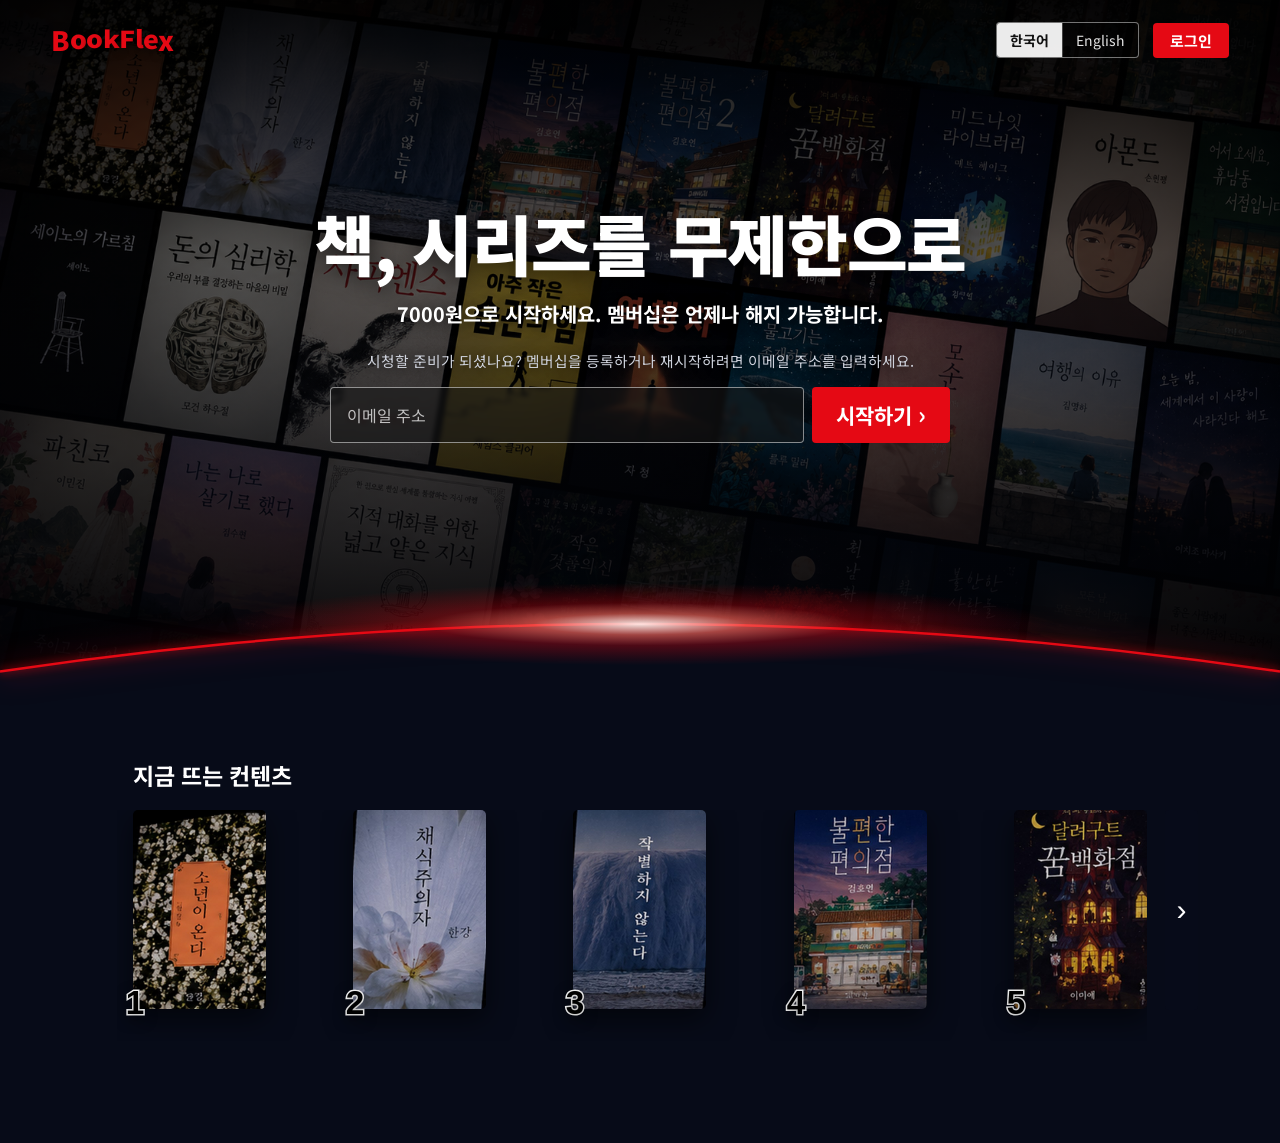
<file: 06_clone_site/index.html>
<!doctype html>
<html lang="ko">
<head>
<meta charset="utf-8">
<meta name="viewport" content="width=device-width, initial-scale=1, viewport-fit=cover">
<title>BookFlex — 책, 시리즈를 무제한으로</title>
<meta name="description" content="BookFlex 책 대여 구독 서비스. 7000원으로 시작하세요.">
<link rel="preconnect" href="https://fonts.googleapis.com">
<link rel="preconnect" href="https://fonts.gstatic.com" crossorigin>
<link href="https://fonts.googleapis.com/css2?family=Noto+Sans+KR:wght@400;500;700;900&display=swap" rel="stylesheet">
<link rel="stylesheet" href="styles.css">
</head>
<body>

<header class="site-header">
  <a class="logo" href="#" aria-label="BookFlex">
    <span style="--f:1"   aria-hidden="true">B</span><span style="--f:.936" aria-hidden="true">o</span
    ><span style="--f:.894" aria-hidden="true">o</span><span style="--f:.873" aria-hidden="true">k</span
    ><span style="--f:.873" aria-hidden="true">F</span><span style="--f:.894" aria-hidden="true">l</span
    ><span style="--f:.936" aria-hidden="true">e</span><span style="--f:1"   aria-hidden="true">x</span>
  </a>

  <nav class="header-actions">
    <div class="lang" role="group" aria-label="언어 선택">
      <button type="button" class="lang__btn is-active" data-lang="ko">한국어</button>
      <button type="button" class="lang__btn" data-lang="en">English</button>
    </div>
    <button type="button" class="btn btn--red btn--sm">로그인</button>
  </nav>
</header>

<main>
  <section class="hero">
    <div class="hero__bg" role="img" aria-label="책 표지들이 나열된 배경 이미지"></div>
    <div class="hero__scrim"></div>

    <div class="hero__inner">
      <h1 class="hero__title">책, 시리즈를 무제한으로</h1>
      <p class="hero__lead">7000원으로 시작하세요. 멤버십은 언제나 해지 가능합니다.</p>
      <p class="hero__note">시청할 준비가 되셨나요? 멤버십을 등록하거나 재시작하려면 이메일 주소를 입력하세요.</p>

      <form class="signup" novalidate>
        <input class="signup__input" type="email" name="email" placeholder="이메일 주소" aria-label="이메일 주소">
        <button class="btn btn--red btn--lg" type="submit">시작하기 <span class="chev" aria-hidden="true">›</span></button>
      </form>
    </div>

    <div class="arc" aria-hidden="true">
      <div class="arc__glow"></div>
      <svg viewBox="0 0 1440 160" preserveAspectRatio="none">
        <path class="arc__fill"   d="M0,161 V104 Q720,-4 1440,104 V161 Z"></path>
        <path class="arc__stroke" d="M0,104 Q720,-4 1440,104"></path>
      </svg>
    </div>
  </section>

  <section class="trending">
    <h2 class="trending__title">지금 뜨는 컨텐츠</h2>

    <div class="carousel">
      <button type="button" class="carousel__nav carousel__nav--prev" data-dir="-1" aria-label="이전 목록 보기">‹</button>
      <div class="carousel__viewport">
        <ol class="carousel__track" id="track"></ol>
      </div>
      <button type="button" class="carousel__nav carousel__nav--next" data-dir="1" aria-label="다음 목록 보기">›</button>
    </div>
  </section>
</main>

<div class="modal" id="modal" hidden>
  <div class="modal__backdrop" data-close></div>
  <div class="modal__dialog" role="dialog" aria-modal="true" aria-labelledby="modalTitle">
    <button type="button" class="modal__close" data-close aria-label="닫기">✕</button>

    <div class="modal__cover">
      <div class="modal__blur" id="modalBlur"></div>
      <img id="modalImg" alt="">
    </div>

    <div class="modal__body">
      <p class="modal__category" id="modalCategory"></p>
      <h3 class="modal__name" id="modalTitle"></h3>
      <p class="modal__desc" id="modalDesc"></p>
      <button type="button" class="btn btn--red btn--lg modal__cta">시작하기 <span class="chev" aria-hidden="true">›</span></button>
    </div>
  </div>
</div>

<script src="app.js"></script>
</body>
</html>
</file>
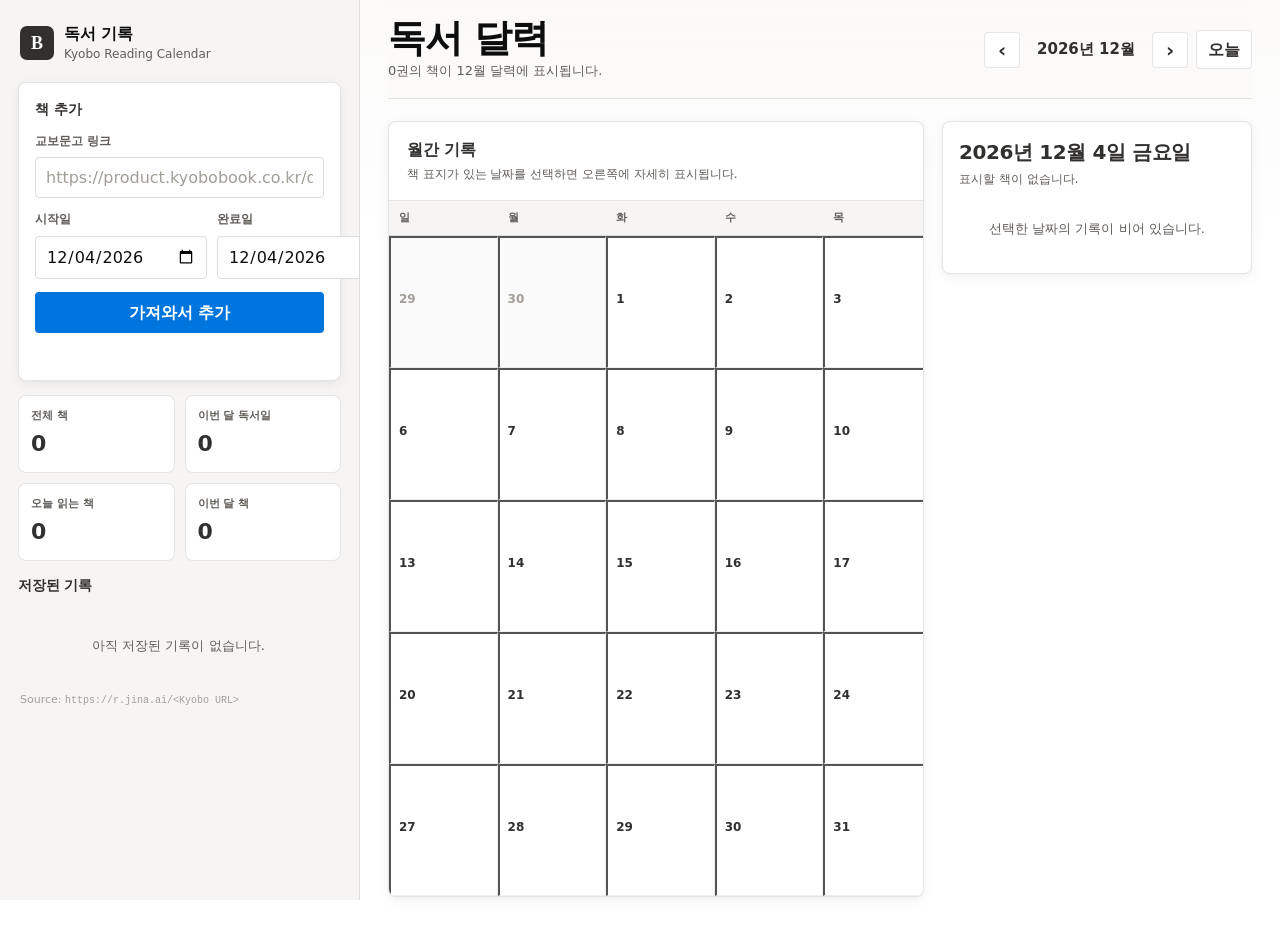
<file: 01_introduce/example-gpt/index.html>
<!doctype html>
<html lang="ko">
<head>
  <meta charset="utf-8" />
  <meta name="viewport" content="width=device-width, initial-scale=1" />
  <title>독서 기록 달력</title>
  <style>
    :root {
      --bg: #ffffff;
      --surface: #f6f5f4;
      --surface-2: #fbfaf9;
      --fg: rgba(0, 0, 0, 0.95);
      --fg-soft: #31302e;
      --muted: #615d59;
      --meta: #a39e98;
      --border: rgba(0, 0, 0, 0.1);
      --border-soft: rgba(0, 0, 0, 0.06);
      --accent: #0075de;
      --accent-hover: #005bab;
      --accent-soft: #f2f9ff;
      --success: #1aae39;
      --warn: #dd5b00;
      --danger: #dc2626;
      --forest: #2a9d99;
      --paper: #fffdf8;
      --shadow:
        rgba(0, 0, 0, 0.04) 0 4px 18px,
        rgba(0, 0, 0, 0.027) 0 2px 8px,
        rgba(0, 0, 0, 0.02) 0 1px 3px,
        rgba(0, 0, 0, 0.01) 0 0 1px;
      --focus: 0 0 0 3px rgba(9, 127, 232, 0.3);
      --font: "NotionInter", "Inter", -apple-system, BlinkMacSystemFont, "Segoe UI", system-ui, sans-serif;
      --mono: ui-monospace, "SF Mono", Menlo, Consolas, monospace;
      --radius: 8px;
      --sidebar: 360px;
    }

    * {
      box-sizing: border-box;
    }

    html {
      color-scheme: light;
    }

    body {
      margin: 0;
      min-height: 100vh;
      background: var(--bg);
      color: var(--fg);
      font-family: var(--font);
      line-height: 1.45;
    }

    button,
    input {
      font: inherit;
    }

    button {
      cursor: pointer;
    }

    button:disabled {
      cursor: not-allowed;
      opacity: 0.62;
    }

    a {
      color: inherit;
    }

    .app {
      display: grid;
      grid-template-columns: var(--sidebar) minmax(0, 1fr);
      min-height: 100vh;
    }

    .side {
      position: sticky;
      top: 0;
      height: 100vh;
      overflow: auto;
      padding: 18px;
      background: var(--surface);
      border-right: 1px solid var(--border);
    }

    .brand {
      display: flex;
      align-items: center;
      gap: 10px;
      padding: 4px 2px 18px;
    }

    .brand-mark {
      display: grid;
      place-items: center;
      width: 34px;
      height: 34px;
      border-radius: 7px;
      background: var(--fg-soft);
      color: #ffffff;
      font-family: Georgia, "Times New Roman", serif;
      font-size: 18px;
      font-weight: 700;
    }

    .brand-title {
      display: flex;
      flex-direction: column;
      gap: 1px;
    }

    .brand-title strong {
      font-size: 16px;
      font-weight: 700;
      letter-spacing: -0.2px;
    }

    .brand-title span {
      color: var(--muted);
      font-size: 12px;
    }

    .panel {
      background: var(--bg);
      border: 1px solid var(--border);
      border-radius: var(--radius);
      box-shadow: var(--shadow);
    }

    .form-panel {
      padding: 16px;
    }

    .panel-title {
      display: flex;
      align-items: center;
      justify-content: space-between;
      gap: 12px;
      margin: 0 0 14px;
      color: var(--fg-soft);
      font-size: 14px;
      font-weight: 700;
      letter-spacing: -0.1px;
    }

    .field {
      display: grid;
      gap: 7px;
      margin-bottom: 13px;
    }

    .field label {
      color: var(--muted);
      font-size: 12px;
      font-weight: 600;
    }

    input {
      width: 100%;
      min-height: 39px;
      padding: 8px 10px;
      border: 1px solid #dddddd;
      border-radius: 4px;
      background: #ffffff;
      color: var(--fg);
      outline: none;
    }

    input::placeholder {
      color: var(--meta);
    }

    input:focus {
      border-color: var(--accent);
      box-shadow: var(--focus);
    }

    .date-row {
      display: grid;
      grid-template-columns: 1fr 1fr;
      gap: 10px;
    }

    .primary-btn,
    .secondary-btn,
    .icon-btn {
      border: 1px solid transparent;
      border-radius: 4px;
      min-height: 36px;
      transition: background 160ms ease, border-color 160ms ease, transform 160ms ease;
    }

    .primary-btn {
      width: 100%;
      padding: 8px 12px;
      background: var(--accent);
      color: #ffffff;
      font-weight: 700;
    }

    .primary-btn:hover:not(:disabled) {
      background: var(--accent-hover);
    }

    .primary-btn:active:not(:disabled),
    .secondary-btn:active:not(:disabled),
    .icon-btn:active:not(:disabled) {
      transform: scale(0.98);
    }

    .secondary-btn,
    .icon-btn {
      background: #ffffff;
      border-color: var(--border);
      color: var(--fg-soft);
      font-weight: 600;
    }

    .secondary-btn {
      padding: 7px 11px;
    }

    .secondary-btn:hover,
    .icon-btn:hover {
      background: var(--surface);
    }

    .icon-btn {
      display: inline-grid;
      place-items: center;
      width: 36px;
      padding: 0;
      font-size: 20px;
      line-height: 1;
    }

    .status {
      min-height: 20px;
      margin: 11px 0 0;
      color: var(--muted);
      font-size: 12px;
    }

    .status[data-tone="success"] {
      color: var(--success);
    }

    .status[data-tone="danger"] {
      color: var(--danger);
    }

    .mini-stats {
      display: grid;
      grid-template-columns: repeat(2, 1fr);
      gap: 10px;
      margin: 14px 0;
    }

    .mini-stat {
      padding: 12px;
      background: var(--bg);
      border: 1px solid var(--border);
      border-radius: var(--radius);
    }

    .mini-stat span {
      display: block;
      color: var(--muted);
      font-size: 11px;
      font-weight: 600;
    }

    .mini-stat strong {
      display: block;
      margin-top: 4px;
      color: var(--fg-soft);
      font-size: 22px;
      font-weight: 700;
      letter-spacing: -0.6px;
      font-variant-numeric: tabular-nums;
    }

    .library {
      display: grid;
      gap: 10px;
      margin-top: 14px;
    }

    .library-list {
      display: grid;
      gap: 8px;
      max-height: 380px;
      overflow: auto;
      padding-right: 2px;
    }

    .book-row {
      display: grid;
      grid-template-columns: 38px minmax(0, 1fr) 30px;
      gap: 10px;
      align-items: center;
      padding: 9px;
      background: #ffffff;
      border: 1px solid var(--border);
      border-radius: var(--radius);
    }

    .book-row a {
      display: block;
      overflow: hidden;
      color: var(--fg-soft);
      font-size: 13px;
      font-weight: 700;
      text-decoration: none;
      text-overflow: ellipsis;
      white-space: nowrap;
    }

    .book-row small {
      display: block;
      overflow: hidden;
      color: var(--muted);
      font-size: 11px;
      text-overflow: ellipsis;
      white-space: nowrap;
    }

    .delete-btn {
      display: grid;
      place-items: center;
      width: 28px;
      height: 28px;
      border: 1px solid transparent;
      border-radius: 4px;
      background: transparent;
      color: var(--meta);
      font-size: 18px;
    }

    .delete-btn:hover {
      background: rgba(220, 38, 38, 0.08);
      color: var(--danger);
    }

    .cover,
    .cover-fallback {
      width: 38px;
      height: 54px;
      border-radius: 4px;
      border: 1px solid var(--border-soft);
      background: var(--surface);
      box-shadow: 0 6px 16px rgba(0, 0, 0, 0.08);
      object-fit: cover;
    }

    .cover-fallback {
      display: grid;
      place-items: center;
      color: var(--muted);
      font-family: Georgia, "Times New Roman", serif;
      font-size: 18px;
      font-weight: 700;
    }

    .main {
      min-width: 0;
      padding: 0 28px 34px;
      background:
        linear-gradient(180deg, var(--surface-2) 0, #ffffff 240px),
        #ffffff;
    }

    .topbar {
      position: sticky;
      top: 0;
      z-index: 20;
      display: flex;
      align-items: center;
      justify-content: space-between;
      gap: 18px;
      padding: 18px 0 17px;
      background: linear-gradient(180deg, var(--surface-2), rgba(251, 250, 249, 0.92));
      border-bottom: 1px solid var(--border);
      backdrop-filter: blur(10px);
    }

    .topbar h1 {
      margin: 0;
      color: var(--fg);
      font-size: clamp(25px, 3vw, 40px);
      font-weight: 800;
      letter-spacing: -1.1px;
      line-height: 1.02;
    }

    .topbar p {
      margin: 5px 0 0;
      color: var(--muted);
      font-size: 13px;
    }

    .toolbar {
      display: flex;
      flex-wrap: wrap;
      align-items: center;
      justify-content: flex-end;
      gap: 8px;
    }

    .month-label {
      min-width: 116px;
      color: var(--fg-soft);
      font-size: 15px;
      font-weight: 800;
      text-align: center;
      font-variant-numeric: tabular-nums;
    }

    .content-grid {
      display: grid;
      grid-template-columns: minmax(0, 1fr) 310px;
      gap: 18px;
      margin-top: 22px;
      align-items: start;
    }

    .calendar-panel {
      overflow: hidden;
    }

    .calendar-head {
      display: flex;
      align-items: center;
      justify-content: space-between;
      gap: 14px;
      padding: 16px 18px;
      border-bottom: 1px solid var(--border);
    }

    .calendar-head h2 {
      margin: 0;
      color: var(--fg-soft);
      font-size: 16px;
      font-weight: 800;
      letter-spacing: -0.2px;
    }

    .calendar-head span {
      color: var(--muted);
      font-size: 12px;
    }

    .calendar-scroll {
      overflow-x: auto;
    }

    .weekdays,
    .calendar-grid {
      display: grid;
      grid-template-columns: repeat(7, minmax(104px, 1fr));
      min-width: 760px;
    }

    .weekdays {
      background: var(--surface);
      border-bottom: 1px solid var(--border);
    }

    .weekday {
      padding: 9px 10px;
      color: var(--muted);
      font-size: 11px;
      font-weight: 700;
      text-align: left;
    }

    .day-cell {
      position: relative;
      min-height: 132px;
      padding: 8px;
      border-right: 1px solid var(--border-soft);
      border-bottom: 1px solid var(--border-soft);
      background: #ffffff;
      transition: background 160ms ease;
    }

    .day-cell:nth-child(7n) {
      border-right: 0;
    }

    .day-cell:hover {
      background: #fbfaf9;
    }

    .day-cell.is-muted {
      background: #fafafa;
    }

    .day-cell.is-muted .day-number {
      color: var(--meta);
    }

    .day-cell.is-today {
      background: var(--accent-soft);
    }

    .day-cell.is-selected {
      outline: 2px solid var(--accent);
      outline-offset: -2px;
    }

    .day-number {
      display: flex;
      align-items: center;
      justify-content: space-between;
      margin-bottom: 7px;
      color: var(--fg-soft);
      font-size: 12px;
      font-weight: 800;
      font-variant-numeric: tabular-nums;
    }

    .today-dot {
      display: inline-block;
      width: 7px;
      height: 7px;
      border-radius: 50%;
      background: var(--accent);
    }

    .day-books {
      display: grid;
      gap: 5px;
    }

    .book-chip {
      display: grid;
      grid-template-columns: 24px minmax(0, 1fr);
      gap: 6px;
      align-items: center;
      width: 100%;
      min-height: 40px;
      padding: 4px 5px;
      border: 1px solid rgba(0, 117, 222, 0.14);
      border-radius: 6px;
      background: #ffffff;
      color: var(--fg);
      text-align: left;
      box-shadow: 0 2px 8px rgba(0, 0, 0, 0.04);
    }

    .book-chip:hover {
      border-color: rgba(0, 117, 222, 0.34);
      background: #f8fbff;
    }

    .book-chip img,
    .book-chip .chip-fallback {
      width: 24px;
      height: 32px;
      border-radius: 3px;
      object-fit: cover;
      background: var(--surface);
      border: 1px solid var(--border-soft);
    }

    .book-chip .chip-fallback {
      display: grid;
      place-items: center;
      color: var(--muted);
      font-family: Georgia, "Times New Roman", serif;
      font-size: 12px;
      font-weight: 700;
    }

    .chip-text {
      min-width: 0;
    }

    .chip-text strong,
    .chip-text span {
      display: block;
      overflow: hidden;
      text-overflow: ellipsis;
      white-space: nowrap;
    }

    .chip-text strong {
      color: var(--fg-soft);
      font-size: 11px;
      font-weight: 800;
    }

    .chip-text span {
      color: var(--muted);
      font-size: 10px;
    }

    .more-chip {
      color: var(--accent);
      font-size: 11px;
      font-weight: 700;
      padding: 2px 4px;
    }

    .detail-panel {
      padding: 16px;
    }

    .selected-date {
      margin: 0 0 4px;
      color: var(--fg-soft);
      font-size: 20px;
      font-weight: 800;
      letter-spacing: -0.4px;
    }

    .selected-meta {
      margin: 0 0 14px;
      color: var(--muted);
      font-size: 12px;
    }

    .detail-list {
      display: grid;
      gap: 10px;
    }

    .detail-item {
      display: grid;
      grid-template-columns: 54px minmax(0, 1fr);
      gap: 12px;
      padding: 10px;
      border: 1px solid var(--border);
      border-radius: var(--radius);
      background: #ffffff;
    }

    .detail-item .cover,
    .detail-item .cover-fallback {
      width: 54px;
      height: 78px;
    }

    .detail-copy {
      min-width: 0;
    }

    .detail-copy a {
      display: block;
      color: var(--fg-soft);
      font-size: 14px;
      font-weight: 800;
      letter-spacing: -0.2px;
      line-height: 1.25;
      text-decoration: none;
    }

    .detail-copy a:hover {
      color: var(--accent);
      text-decoration: underline;
    }

    .detail-copy span {
      display: block;
      margin-top: 6px;
      color: var(--muted);
      font-size: 12px;
    }

    .detail-copy small {
      display: inline-flex;
      margin-top: 10px;
      padding: 3px 7px;
      border-radius: 999px;
      background: var(--accent-soft);
      color: var(--accent);
      font-size: 11px;
      font-weight: 700;
    }

    .empty {
      padding: 18px 10px;
      color: var(--muted);
      font-size: 13px;
      text-align: center;
    }

    .source-note {
      margin: 18px 2px 0;
      color: var(--meta);
      font-size: 11px;
    }

    .source-note code {
      font-family: var(--mono);
      font-size: 10px;
    }

    .sr-only {
      position: absolute;
      width: 1px;
      height: 1px;
      padding: 0;
      margin: -1px;
      overflow: hidden;
      clip: rect(0, 0, 0, 0);
      white-space: nowrap;
      border: 0;
    }

    @media (max-width: 1120px) {
      .content-grid {
        grid-template-columns: 1fr;
      }

      .detail-panel {
        margin-bottom: 22px;
      }
    }

    @media (max-width: 880px) {
      .app {
        grid-template-columns: 1fr;
      }

      .side {
        position: relative;
        height: auto;
        border-right: 0;
        border-bottom: 1px solid var(--border);
      }

      .main {
        padding: 0 16px 30px;
      }

      .topbar {
        position: relative;
        align-items: flex-start;
        flex-direction: column;
      }

      .toolbar {
        justify-content: flex-start;
      }

      .library-list {
        max-height: 260px;
      }
    }

    @media (max-width: 520px) {
      .side {
        padding: 14px;
      }

      .date-row,
      .mini-stats {
        grid-template-columns: 1fr;
      }

      .calendar-head {
        align-items: flex-start;
        flex-direction: column;
      }
    }
  </style>
</head>
<body>
  <div class="app">
    <aside class="side" data-od-id="sidebar">
      <div class="brand">
        <div class="brand-mark" aria-hidden="true">B</div>
        <div class="brand-title">
          <strong>독서 기록</strong>
          <span>Kyobo Reading Calendar</span>
        </div>
      </div>

      <section class="panel form-panel" data-od-id="book-form">
        <h2 class="panel-title">책 추가</h2>
        <form id="bookForm" autocomplete="off">
          <div class="field">
            <label for="bookUrl">교보문고 링크</label>
            <input
              id="bookUrl"
              name="bookUrl"
              type="url"
              inputmode="url"
              placeholder="https://product.kyobobook.co.kr/detail/..."
              required
            />
          </div>
          <div class="date-row">
            <div class="field">
              <label for="startDate">시작일</label>
              <input id="startDate" name="startDate" type="date" required />
            </div>
            <div class="field">
              <label for="endDate">완료일</label>
              <input id="endDate" name="endDate" type="date" required />
            </div>
          </div>
          <button id="submitBtn" class="primary-btn" type="submit">가져와서 추가</button>
          <p id="status" class="status" aria-live="polite"></p>
        </form>
      </section>

      <div class="mini-stats" data-od-id="kpis">
        <div class="mini-stat">
          <span>전체 책</span>
          <strong id="statBooks">0</strong>
        </div>
        <div class="mini-stat">
          <span>이번 달 독서일</span>
          <strong id="statDays">0</strong>
        </div>
        <div class="mini-stat">
          <span>오늘 읽는 책</span>
          <strong id="statToday">0</strong>
        </div>
        <div class="mini-stat">
          <span>이번 달 책</span>
          <strong id="statMonth">0</strong>
        </div>
      </div>

      <section class="library" data-od-id="book-library">
        <h2 class="panel-title">저장된 기록</h2>
        <div id="libraryList" class="library-list"></div>
      </section>

      <p class="source-note">
        Source: <code>https://r.jina.ai/&lt;Kyobo URL&gt;</code>
      </p>
    </aside>

    <main class="main">
      <header class="topbar" data-od-id="topbar">
        <div>
          <h1>독서 달력</h1>
          <p id="monthSummary">기록된 독서 기간을 월간 화면으로 봅니다.</p>
        </div>
        <div class="toolbar" aria-label="달력 탐색">
          <button id="prevMonth" class="icon-btn" type="button" title="이전 달" aria-label="이전 달">‹</button>
          <div id="monthLabel" class="month-label" aria-live="polite"></div>
          <button id="nextMonth" class="icon-btn" type="button" title="다음 달" aria-label="다음 달">›</button>
          <button id="todayBtn" class="secondary-btn" type="button">오늘</button>
        </div>
      </header>

      <div class="content-grid">
        <section class="panel calendar-panel" data-od-id="calendar">
          <div class="calendar-head">
            <div>
              <h2>월간 기록</h2>
              <span>책 표지가 있는 날짜를 선택하면 오른쪽에 자세히 표시됩니다.</span>
            </div>
          </div>
          <div class="calendar-scroll">
            <div id="weekdays" class="weekdays" aria-hidden="true"></div>
            <div id="calendarGrid" class="calendar-grid"></div>
          </div>
        </section>

        <aside class="panel detail-panel" data-od-id="selected-day">
          <h2 id="selectedDateTitle" class="selected-date"></h2>
          <p id="selectedDateMeta" class="selected-meta"></p>
          <div id="selectedBooks" class="detail-list"></div>
        </aside>
      </div>
    </main>
  </div>

  <script>
    (() => {
      "use strict";

      const STORAGE_KEY = "kyobo-reading-calendar.v1";
      const weekdays = ["일", "월", "화", "수", "목", "금", "토"];
      const state = {
        books: loadBooks(),
        viewDate: firstOfMonth(new Date()),
        selectedDate: formatDate(new Date())
      };

      const els = {
        form: document.getElementById("bookForm"),
        url: document.getElementById("bookUrl"),
        start: document.getElementById("startDate"),
        end: document.getElementById("endDate"),
        submit: document.getElementById("submitBtn"),
        status: document.getElementById("status"),
        weekdays: document.getElementById("weekdays"),
        grid: document.getElementById("calendarGrid"),
        monthLabel: document.getElementById("monthLabel"),
        monthSummary: document.getElementById("monthSummary"),
        prev: document.getElementById("prevMonth"),
        next: document.getElementById("nextMonth"),
        today: document.getElementById("todayBtn"),
        statBooks: document.getElementById("statBooks"),
        statDays: document.getElementById("statDays"),
        statToday: document.getElementById("statToday"),
        statMonth: document.getElementById("statMonth"),
        library: document.getElementById("libraryList"),
        selectedTitle: document.getElementById("selectedDateTitle"),
        selectedMeta: document.getElementById("selectedDateMeta"),
        selectedBooks: document.getElementById("selectedBooks")
      };

      init();

      function init() {
        const today = formatDate(new Date());
        els.start.value = today;
        els.end.value = today;
        renderWeekdays();
        bindEvents();
        renderAll();
      }

      function bindEvents() {
        els.form.addEventListener("submit", handleSubmit);
        els.prev.addEventListener("click", () => changeMonth(-1));
        els.next.addEventListener("click", () => changeMonth(1));
        els.today.addEventListener("click", () => {
          state.viewDate = firstOfMonth(new Date());
          state.selectedDate = formatDate(new Date());
          renderAll();
        });
      }

      async function handleSubmit(event) {
        event.preventDefault();
        const url = els.url.value.trim();
        const start = els.start.value;
        const end = els.end.value;

        try {
          if (!start || !end) throw new Error("독서 기간을 입력해주세요.");
          if (start > end) throw new Error("완료일은 시작일보다 빠를 수 없습니다.");

          const normalizedUrl = normalizeKyoboUrl(url);
          const duplicate = state.books.some((book) =>
            book.url === normalizedUrl && book.start === start && book.end === end
          );
          if (duplicate) throw new Error("같은 링크와 기간의 기록이 이미 있습니다.");

          setStatus("교보문고 페이지를 읽는 중입니다.");
          els.submit.disabled = true;
          const meta = await fetchKyoboBook(normalizedUrl);
          const book = {
            id: createId(),
            url: normalizedUrl,
            title: meta.title || "제목 없음",
            author: meta.author || "저자 정보 없음",
            cover: meta.cover || "",
            start,
            end,
            createdAt: new Date().toISOString()
          };

          state.books = [book, ...state.books];
          saveBooks();
          state.viewDate = firstOfMonth(parseDate(start));
          state.selectedDate = start;
          els.url.value = "";
          setStatus("저장했습니다.", "success");
          renderAll();
        } catch (error) {
          setStatus(error.message || "책 정보를 가져오지 못했습니다.", "danger");
        } finally {
          els.submit.disabled = false;
        }
      }

      async function fetchKyoboBook(url) {
        const proxyUrl = `https://r.jina.ai/${url}`;
        const controller = new AbortController();
        const timeout = window.setTimeout(() => controller.abort(), 25000);

        try {
          const response = await fetch(proxyUrl, {
            signal: controller.signal,
            headers: { Accept: "text/plain, text/markdown;q=0.9, */*;q=0.8" }
          });
          if (!response.ok) {
            throw new Error(`교보문고 페이지 요청에 실패했습니다. (${response.status})`);
          }
          const markdown = await response.text();
          return parseKyoboMarkdown(markdown);
        } catch (error) {
          if (error.name === "AbortError") {
            throw new Error("교보문고 페이지 응답이 지연되고 있습니다. 잠시 후 다시 시도해주세요.");
          }
          throw error;
        } finally {
          window.clearTimeout(timeout);
        }
      }

      function parseKyoboMarkdown(markdown) {
        const lines = markdown
          .split(/\r?\n/)
          .map((line) => line.trim())
          .filter(Boolean);

        const headers = lines
          .filter((line) => /^#\s+/.test(line))
          .map((line) => cleanText(line.replace(/^#\s+/, "")));

        const titleFromHeader = headers.find((header) =>
          header &&
          !header.includes("교보문고") &&
          !header.includes("Klover") &&
          !header.includes("책 소개")
        );

        const titleFromMeta = cleanText(
          (lines.find((line) => line.startsWith("Title:")) || "")
            .replace(/^Title:\s*/, "")
            .replace(/\s-\s*교보문고.*/, "")
            .split(" | ")[0]
        );

        const title = titleFromHeader || titleFromMeta;
        const titleIndex = Math.max(0, lines.findIndex((line) => cleanText(line.replace(/^#\s+/, "")) === title));
        const scopedLines = lines.slice(titleIndex, Math.min(lines.length, titleIndex + 80));
        const authorLine = scopedLines.find((line) =>
          /(저자\(글\)|저자|글\))/.test(line) && /\[[^\]]+\]\(/.test(line)
        );

        let author = "";
        if (authorLine) {
          author = cleanText(authorLine)
            .replace(/\s*(저자\(글\)|저자|글|역자|번역|그림|감수)\s*/g, " ")
            .replace(/\s*,\s*/g, ", ")
            .replace(/\s{2,}/g, " ")
            .trim();
        }

        if (!author) {
          const meta = cleanText(lines.find((line) => line.startsWith("Title:")) || "");
          const match = meta.match(/\|\s*([^-|]+)\s*-\s*교보문고/);
          author = match ? match[1].trim() : "";
        }

        const cover =
          findImage(markdown, /!\[[^\]]*대표 이미지[^\]]*\]\((https?:\/\/[^)\s]+)\)/gi) ||
          findImage(markdown, /!\[[^\]]*\]\((https:\/\/contents\.kyobobook\.co\.kr\/sih\/fit-in\/[^)\s]+?\/pdt\/[^)\s]+?\.(?:jpg|jpeg|png|webp))\)/gi) ||
          "";

        return { title, author, cover };
      }

      function findImage(markdown, regex) {
        const matches = Array.from(markdown.matchAll(regex));
        const image = matches.find((match) => match[1] && match[1].includes("contents.kyobobook.co.kr"));
        return image ? image[1] : "";
      }

      function cleanText(value) {
        return String(value || "")
          .replace(/!\[[^\]]*]\([^)]+\)/g, "")
          .replace(/\[([^\]]+)]\([^)]+\)/g, "$1")
          .replace(/[*_`>#]/g, "")
          .replace(/\s+/g, " ")
          .trim();
      }

      function normalizeKyoboUrl(value) {
        const withScheme = /^https?:\/\//i.test(value) ? value : `https://${value}`;
        let parsed;
        try {
          parsed = new URL(withScheme);
        } catch {
          throw new Error("올바른 교보문고 링크를 입력해주세요.");
        }

        if (!/kyobobook\.co\.kr$/i.test(parsed.hostname) && !/\.kyobobook\.co\.kr$/i.test(parsed.hostname)) {
          throw new Error("교보문고 상품 링크만 추가할 수 있습니다.");
        }

        if (!parsed.pathname.includes("/detail/")) {
          throw new Error("교보문고 상품 상세 링크를 입력해주세요.");
        }

        parsed.hash = "";
        return parsed.href;
      }

      function renderAll() {
        renderCalendar();
        renderStats();
        renderLibrary();
        renderSelectedDay();
      }

      function renderWeekdays() {
        els.weekdays.replaceChildren(
          ...weekdays.map((day) => {
            const node = document.createElement("div");
            node.className = "weekday";
            node.textContent = day;
            return node;
          })
        );
      }

      function renderCalendar() {
        const year = state.viewDate.getFullYear();
        const month = state.viewDate.getMonth();
        const first = new Date(year, month, 1);
        const startOffset = first.getDay();
        const daysInMonth = new Date(year, month + 1, 0).getDate();
        const totalCells = Math.ceil((startOffset + daysInMonth) / 7) * 7;
        const gridStart = addDays(first, -startOffset);
        const today = formatDate(new Date());
        const cells = [];

        els.monthLabel.textContent = `${year}년 ${month + 1}월`;

        for (let index = 0; index < totalCells; index += 1) {
          const date = addDays(gridStart, index);
          const dateString = formatDate(date);
          const dayBooks = booksForDate(dateString);
          const cell = document.createElement("button");
          cell.type = "button";
          cell.className = "day-cell";
          cell.dataset.date = dateString;
          cell.setAttribute("aria-label", `${formatKoreanDate(dateString)} ${dayBooks.length}권`);
          if (date.getMonth() !== month) cell.classList.add("is-muted");
          if (dateString === today) cell.classList.add("is-today");
          if (dateString === state.selectedDate) cell.classList.add("is-selected");
          cell.addEventListener("click", () => {
            state.selectedDate = dateString;
            renderCalendar();
            renderSelectedDay();
          });

          const number = document.createElement("div");
          number.className = "day-number";
          const numberText = document.createElement("span");
          numberText.textContent = String(date.getDate());
          number.append(numberText);
          if (dateString === today) {
            const dot = document.createElement("i");
            dot.className = "today-dot";
            dot.setAttribute("aria-hidden", "true");
            number.append(dot);
          }
          cell.append(number);

          const list = document.createElement("div");
          list.className = "day-books";
          dayBooks.slice(0, 3).forEach((book) => list.append(createBookChip(book)));
          if (dayBooks.length > 3) {
            const more = document.createElement("div");
            more.className = "more-chip";
            more.textContent = `+${dayBooks.length - 3}권`;
            list.append(more);
          }
          cell.append(list);
          cells.push(cell);
        }

        els.grid.replaceChildren(...cells);
        const monthBooks = booksForMonth(year, month);
        els.monthSummary.textContent = `${monthBooks.length}권의 책이 ${month + 1}월 달력에 표시됩니다.`;
      }

      function createBookChip(book) {
        const chip = document.createElement("div");
        chip.className = "book-chip";

        chip.append(createCover(book, "chip"));

        const text = document.createElement("div");
        text.className = "chip-text";
        const title = document.createElement("strong");
        title.textContent = book.title;
        const author = document.createElement("span");
        author.textContent = book.author;
        text.append(title, author);
        chip.append(text);

        return chip;
      }

      function renderStats() {
        const year = state.viewDate.getFullYear();
        const month = state.viewDate.getMonth();
        const today = formatDate(new Date());
        const monthStart = formatDate(new Date(year, month, 1));
        const monthEnd = formatDate(new Date(year, month + 1, 0));
        const daySet = new Set();

        state.books.forEach((book) => {
          const start = maxDateString(book.start, monthStart);
          const end = minDateString(book.end, monthEnd);
          if (start <= end) {
            enumerateDateStrings(start, end).forEach((date) => daySet.add(date));
          }
        });

        els.statBooks.textContent = String(state.books.length);
        els.statDays.textContent = String(daySet.size);
        els.statToday.textContent = String(booksForDate(today).length);
        els.statMonth.textContent = String(booksForMonth(year, month).length);
      }

      function renderLibrary() {
        if (!state.books.length) {
          els.library.replaceChildren(emptyNode("아직 저장된 기록이 없습니다."));
          return;
        }

        const rows = state.books
          .slice()
          .sort((a, b) => b.start.localeCompare(a.start))
          .map((book) => {
            const row = document.createElement("div");
            row.className = "book-row";
            row.append(createCover(book, "row"));

            const copy = document.createElement("div");
            const link = document.createElement("a");
            link.href = book.url;
            link.target = "_blank";
            link.rel = "noopener noreferrer";
            link.textContent = book.title;
            const meta = document.createElement("small");
            meta.textContent = `${book.author} · ${formatRange(book.start, book.end)}`;
            copy.append(link, meta);

            const remove = document.createElement("button");
            remove.type = "button";
            remove.className = "delete-btn";
            remove.title = "기록 삭제";
            remove.setAttribute("aria-label", `${book.title} 기록 삭제`);
            remove.textContent = "×";
            remove.addEventListener("click", () => removeBook(book.id));

            row.append(copy, remove);
            return row;
          });

        els.library.replaceChildren(...rows);
      }

      function renderSelectedDay() {
        const books = booksForDate(state.selectedDate);
        els.selectedTitle.textContent = formatKoreanDate(state.selectedDate);
        els.selectedMeta.textContent = books.length ? `${books.length}권 표시 중` : "표시할 책이 없습니다.";

        if (!books.length) {
          els.selectedBooks.replaceChildren(emptyNode("선택한 날짜의 기록이 비어 있습니다."));
          return;
        }

        const items = books.map((book) => {
          const item = document.createElement("article");
          item.className = "detail-item";
          item.append(createCover(book, "detail"));

          const copy = document.createElement("div");
          copy.className = "detail-copy";
          const link = document.createElement("a");
          link.href = book.url;
          link.target = "_blank";
          link.rel = "noopener noreferrer";
          link.textContent = book.title;
          const author = document.createElement("span");
          author.textContent = book.author;
          const range = document.createElement("small");
          range.textContent = formatRange(book.start, book.end);
          copy.append(link, author, range);
          item.append(copy);
          return item;
        });

        els.selectedBooks.replaceChildren(...items);
      }

      function createCover(book, mode) {
        if (book.cover) {
          const img = document.createElement("img");
          img.className = "cover";
          img.src = book.cover;
          img.alt = `${book.title} 표지`;
          img.loading = "lazy";
          img.referrerPolicy = "no-referrer";
          if (mode === "chip") img.className = "";
          img.addEventListener("error", () => {
            const fallback = coverFallback(book, mode);
            img.replaceWith(fallback);
          }, { once: true });
          return img;
        }
        return coverFallback(book, mode);
      }

      function coverFallback(book, mode) {
        const fallback = document.createElement("div");
        fallback.className = mode === "chip" ? "chip-fallback" : "cover-fallback";
        fallback.textContent = (book.title || "책").trim().charAt(0).toUpperCase();
        return fallback;
      }

      function emptyNode(text) {
        const node = document.createElement("div");
        node.className = "empty";
        node.textContent = text;
        return node;
      }

      function removeBook(id) {
        const book = state.books.find((item) => item.id === id);
        if (!book) return;
        const ok = window.confirm(`"${book.title}" 기록을 삭제할까요?`);
        if (!ok) return;
        state.books = state.books.filter((item) => item.id !== id);
        saveBooks();
        renderAll();
      }

      function changeMonth(delta) {
        state.viewDate = new Date(state.viewDate.getFullYear(), state.viewDate.getMonth() + delta, 1);
        const selected = parseDate(state.selectedDate);
        if (selected.getFullYear() !== state.viewDate.getFullYear() || selected.getMonth() !== state.viewDate.getMonth()) {
          state.selectedDate = formatDate(state.viewDate);
        }
        renderAll();
      }

      function booksForDate(dateString) {
        return state.books
          .filter((book) => book.start <= dateString && dateString <= book.end)
          .sort((a, b) => a.start.localeCompare(b.start) || a.title.localeCompare(b.title, "ko"));
      }

      function booksForMonth(year, month) {
        const monthStart = formatDate(new Date(year, month, 1));
        const monthEnd = formatDate(new Date(year, month + 1, 0));
        return state.books.filter((book) => book.start <= monthEnd && book.end >= monthStart);
      }

      function loadBooks() {
        try {
          const parsed = JSON.parse(localStorage.getItem(STORAGE_KEY) || "[]");
          return Array.isArray(parsed) ? parsed.filter(isBookRecord) : [];
        } catch {
          return [];
        }
      }

      function saveBooks() {
        localStorage.setItem(STORAGE_KEY, JSON.stringify(state.books));
      }

      function isBookRecord(value) {
        return value &&
          typeof value.id === "string" &&
          typeof value.url === "string" &&
          typeof value.title === "string" &&
          typeof value.author === "string" &&
          typeof value.start === "string" &&
          typeof value.end === "string";
      }

      function createId() {
        if (window.crypto && typeof window.crypto.randomUUID === "function") {
          return window.crypto.randomUUID();
        }
        return `book-${Date.now()}-${Math.random().toString(16).slice(2)}`;
      }

      function firstOfMonth(date) {
        return new Date(date.getFullYear(), date.getMonth(), 1);
      }

      function parseDate(value) {
        const parts = value.split("-").map(Number);
        return new Date(parts[0], parts[1] - 1, parts[2]);
      }

      function formatDate(date) {
        const year = date.getFullYear();
        const month = String(date.getMonth() + 1).padStart(2, "0");
        const day = String(date.getDate()).padStart(2, "0");
        return `${year}-${month}-${day}`;
      }

      function addDays(date, amount) {
        return new Date(date.getFullYear(), date.getMonth(), date.getDate() + amount);
      }

      function enumerateDateStrings(start, end) {
        const dates = [];
        let cursor = parseDate(start);
        const endDate = parseDate(end);
        while (cursor <= endDate) {
          dates.push(formatDate(cursor));
          cursor = addDays(cursor, 1);
        }
        return dates;
      }

      function maxDateString(a, b) {
        return a > b ? a : b;
      }

      function minDateString(a, b) {
        return a < b ? a : b;
      }

      function formatRange(start, end) {
        if (start === end) return formatShortDate(start);
        return `${formatShortDate(start)} - ${formatShortDate(end)}`;
      }

      function formatShortDate(value) {
        const date = parseDate(value);
        return `${date.getFullYear()}.${String(date.getMonth() + 1).padStart(2, "0")}.${String(date.getDate()).padStart(2, "0")}`;
      }

      function formatKoreanDate(value) {
        const date = parseDate(value);
        return `${date.getFullYear()}년 ${date.getMonth() + 1}월 ${date.getDate()}일 ${weekdays[date.getDay()]}요일`;
      }

      function setStatus(message, tone = "") {
        els.status.textContent = message;
        if (tone) {
          els.status.dataset.tone = tone;
        } else {
          delete els.status.dataset.tone;
        }
      }
    })();
  </script>
</body>
</html>
</file>
<file: 06_clone_site/styles.css>
:root {
  --red: #e50914;
  --red-hi: #f6121d;
  --navy: #070b18;
  --navy-2: #0b1124;
  --text: #ffffff;
  --muted: #cfd3dd;
  --per-view: 5;
  --card-scale: .7;                    /* 기준 대비 책 표지 크기 */
  --gap-base: 16px;                    /* 기준(scale 1)에서의 카드 간격 */
  /* 표지를 줄인 만큼 남는 폭은 전부 카드 사이 간격으로 간다 */
  --card-w: calc(var(--card-scale) * (100% - (var(--per-view) - 1) * var(--gap-base)) / var(--per-view));
  --gap: calc((100% - var(--per-view) * var(--card-w)) / (var(--per-view) - 1));
  --side: clamp(16px, 10.4vw, 150px);  /* '지금 뜨는 컨텐츠' 섹션 좌우 여백 */
  --nav-w: clamp(28px, 2.6vw, 40px);
}

* { box-sizing: border-box; }

html, body { margin: 0; }

body {
  background: var(--navy);
  color: var(--text);
  font-family: "Noto Sans KR", -apple-system, BlinkMacSystemFont, "Segoe UI", Roboto, sans-serif;
  -webkit-font-smoothing: antialiased;
}

img { max-width: 100%; display: block; }
[hidden] { display: none !important; }

/* ---------- buttons ---------- */
.btn {
  font-family: inherit;
  font-weight: 700;
  border: 0;
  border-radius: 4px;
  cursor: pointer;
  white-space: nowrap;
  transition: background-color .15s ease, transform .15s ease;
}
.btn--red { background: var(--red); color: #fff; }
.btn--red:hover { background: var(--red-hi); }
.btn--red:active { transform: translateY(1px); }
.btn--sm { padding: 7px 17px; font-size: 15px; }
.btn--lg { padding: 0 24px; height: 56px; font-size: 21px; font-weight: 700; }
.chev { font-size: 1.15em; line-height: 0; }

/* ---------- header ---------- */
.site-header {
  position: absolute;
  inset: 0 0 auto 0;
  z-index: 20;
  display: flex;
  align-items: center;
  justify-content: space-between;
  gap: 16px;
  padding: calc(22px + env(safe-area-inset-top, 0px)) clamp(16px, 4vw, 56px) 22px;
}

.logo {
  display: flex;
  align-items: flex-start;
  color: var(--red);
  font-size: 20pt;
  font-weight: 900;
  letter-spacing: -.02em;
  line-height: 1;
  text-decoration: none;
  text-shadow: 0 2px 10px rgba(0, 0, 0, .55);
}
/* 윗변은 수평, 아랫변은 위로 살짝 볼록하도록 글자마다 세로 축소 */
.logo span {
  display: inline-block;
  transform: scaleY(var(--f));
  transform-origin: top center;
}

.header-actions { display: flex; align-items: center; gap: 14px; }

.lang {
  display: flex;
  align-items: center;
  border: 1px solid rgba(255, 255, 255, .45);
  border-radius: 4px;
  background: rgba(0, 0, 0, .45);
  overflow: hidden;
}
.lang__btn {
  font-family: inherit;
  font-size: 14px;
  color: #e6e6e6;
  background: none;
  border: 0;
  padding: 7px 13px;
  cursor: pointer;
}
.lang__btn + .lang__btn { border-left: 1px solid rgba(255, 255, 255, .25); }
.lang__btn:hover { color: #fff; }
.lang__btn.is-active { background: rgba(255, 255, 255, .92); color: #111; font-weight: 700; }

/* ---------- hero ---------- */
.hero {
  position: relative;
  height: 80vh;
  min-height: 560px;
  display: grid;
  place-items: center;
  overflow: hidden;
  isolation: isolate;
}
.hero__bg {
  position: absolute;
  inset: 0;
  background: #000 url("assets/banner.png") center / cover no-repeat;
  z-index: -2;
}
.hero__scrim {
  position: absolute;
  inset: 0;
  z-index: -1;
  background:
    radial-gradient(120% 90% at 50% 45%, rgba(0, 0, 0, .30) 0%, rgba(0, 0, 0, .72) 60%, rgba(0, 0, 0, .90) 100%),
    linear-gradient(180deg, rgba(0, 0, 0, .75) 0%, rgba(0, 0, 0, .15) 35%, rgba(3, 6, 16, .85) 100%);
}

.hero__inner {
  width: min(760px, 92vw);
  padding: 0 8px 8vh;
  text-align: center;
}
.hero__title {
  margin: 0 0 18px;
  font-size: clamp(34px, 5.2vw, 66px);
  font-weight: 900;
  line-height: 1.15;
  letter-spacing: -.02em;
  text-shadow: 0 4px 22px rgba(0, 0, 0, .7);
}
.hero__lead {
  margin: 0 0 22px;
  font-size: clamp(16px, 1.55vw, 20px);
  font-weight: 700;
  text-shadow: 0 2px 14px rgba(0, 0, 0, .7);
}
.hero__note {
  margin: 0 0 16px;
  font-size: clamp(13px, 1.15vw, 16px);
  font-weight: 400;
  color: var(--muted);
  text-shadow: 0 2px 12px rgba(0, 0, 0, .7);
}

.signup {
  display: flex;
  gap: 8px;
  justify-content: center;
  max-width: 620px;
  margin: 0 auto;
}
.signup__input {
  flex: 1 1 auto;
  min-width: 0;
  height: 56px;
  padding: 0 16px;
  font-family: inherit;
  font-size: 16px;
  color: #fff;
  background: rgba(22, 22, 22, .55);
  border: 1px solid rgba(255, 255, 255, .5);
  border-radius: 4px;
  backdrop-filter: blur(2px);
}
.signup__input::placeholder { color: rgba(255, 255, 255, .72); }
.signup__input:focus { outline: 2px solid rgba(255, 255, 255, .85); outline-offset: -1px; }

/* ---------- 사진 / 남색 영역 경계 아치 ---------- */
.arc {
  position: absolute;
  left: 0;
  right: 0;
  bottom: -1px;
  height: clamp(90px, 11vw, 160px);
  pointer-events: none;
}
.arc svg { width: 100%; height: 100%; display: block; }
.arc__fill { fill: var(--navy); }
.arc__stroke {
  fill: none;
  stroke: var(--red);
  stroke-width: 2.5;
  vector-effect: non-scaling-stroke;
  filter: drop-shadow(0 0 5px rgba(229, 9, 20, .95)) drop-shadow(0 0 16px rgba(229, 9, 20, .6));
}
.arc__glow {
  position: absolute;
  left: 50%;
  top: 31%;                 /* 곡선의 꼭짓점 위치 */
  width: min(900px, 64vw);
  height: 58%;
  transform: translate(-50%, -50%);
  background: radial-gradient(closest-side,
    rgba(255, 244, 240, .92) 0%,
    rgba(255, 108, 96, .60) 26%,
    rgba(229, 9, 20, .30) 52%,
    rgba(229, 9, 20, 0) 100%);
}

/* ---------- 지금 뜨는 컨텐츠 ---------- */
.trending {
  background: var(--navy);
  padding: clamp(24px, 3vw, 44px) 0 clamp(64px, 8vw, 110px);
}
.trending__title {
  margin: 0 0 18px;
  padding: 0 var(--side);
  font-size: clamp(19px, 1.8vw, 26px);
  font-weight: 700;
}

.carousel {
  position: relative;
  padding: 0 var(--side);
}
.carousel__viewport {
  --peek: 16px;   /* 순위 숫자가 왼쪽으로 삐져나올 여유 */
  overflow: hidden;
  padding: 0 0 clamp(18px, 2.4vw, 34px) var(--peek);
  margin-left: calc(-1 * var(--peek));
}
.carousel__track {
  display: flex;
  gap: var(--gap);
  list-style: none;
  margin: 0;
  padding: 0;
  transition: transform .65s cubic-bezier(.22, .61, .36, 1);
}

.card {
  flex: 0 0 var(--card-w);
  container-type: inline-size;
}
.card__btn {
  position: relative;
  display: block;
  width: 100%;
  padding: 0;
  border: 0;
  background: none;
  cursor: pointer;
  transition: transform .25s ease;
}
.card__btn:hover, .card__btn:focus-visible { transform: scale(1.045); z-index: 2; }
.card__btn img {
  width: 100%;
  aspect-ratio: 2 / 3;
  object-fit: cover;
  border-radius: 5px;
  box-shadow: 0 10px 28px rgba(0, 0, 0, .55);
}
.card__rank {
  position: absolute;
  left: -.22em;
  bottom: -.18em;
  font-size: 25cqw;
  font-weight: 900;
  line-height: .78;
  color: #000;
  -webkit-text-stroke: 3px #fff;
  paint-order: stroke fill;
  text-shadow: 0 4px 14px rgba(0, 0, 0, .65);
  pointer-events: none;
}

.carousel__nav {
  position: absolute;
  top: 0;
  z-index: 3;
  width: var(--nav-w);
  height: calc(100% - clamp(18px, 2.4vw, 34px));
  display: grid;
  place-items: center;
  font-size: 30px;
  line-height: 1;
  color: #fff;
  background: rgba(8, 12, 26, .55);
  border: 0;
  border-radius: 4px;
  cursor: pointer;
  transition: background-color .15s ease;
}
.carousel__nav:hover { background: rgba(8, 12, 26, .85); }
.carousel__nav--prev { left: max(0px, calc(var(--side) - var(--nav-w) - 18px)); }
.carousel__nav--next { right: max(0px, calc(var(--side) - var(--nav-w) - 18px)); }
.carousel__nav[disabled] { opacity: 0; pointer-events: none; }

/* ---------- 상세 모달 ---------- */
.modal {
  position: fixed;
  inset: 0;
  z-index: 60;
  display: grid;
  place-items: center;
  padding: clamp(12px, 3vw, 32px);
}
.modal__backdrop { position: absolute; inset: 0; background: rgba(0, 0, 0, .78); }
.modal__dialog {
  position: relative;
  width: min(560px, 100%);
  max-height: 92vh;
  overflow: auto;
  background: var(--navy-2);
  border: 1px solid rgba(255, 255, 255, .1);
  border-radius: 10px;
  box-shadow: 0 30px 80px rgba(0, 0, 0, .7);
  animation: pop .22s ease-out;
}
@keyframes pop { from { opacity: 0; transform: translateY(14px) scale(.98); } }

.modal__close {
  position: absolute;
  top: 12px;
  right: 12px;
  z-index: 2;
  width: 34px;
  height: 34px;
  display: grid;
  place-items: center;
  font-size: 15px;
  color: #fff;
  background: rgba(0, 0, 0, .65);
  border: 0;
  border-radius: 50%;
  cursor: pointer;
}
.modal__close:hover { background: rgba(0, 0, 0, .9); }

.modal__cover {
  position: relative;
  display: grid;
  place-items: center;
  padding: 26px 20px;
  overflow: hidden;
  border-radius: 10px 10px 0 0;
}
.modal__blur {
  position: absolute;
  inset: -12%;
  background-size: cover;
  background-position: center;
  filter: blur(26px) brightness(.5);
}
.modal__cover img {
  position: relative;
  max-height: 44vh;
  width: auto;
  border-radius: 5px;
  box-shadow: 0 14px 40px rgba(0, 0, 0, .7);
}

.modal__body { padding: 20px clamp(18px, 4vw, 28px) clamp(20px, 4vw, 28px); }
.modal__category {
  margin: 0 0 6px;
  font-size: 13px;
  font-weight: 700;
  letter-spacing: .04em;
  color: var(--red);
}
.modal__name { margin: 0 0 10px; font-size: clamp(20px, 2.4vw, 26px); font-weight: 900; }
.modal__desc { margin: 0 0 22px; font-size: 15px; line-height: 1.65; color: var(--muted); }
.modal__cta { width: 100%; }

/* ---------- responsive ---------- */
/* 한 줄에 보이는 카드가 적을수록 남는 폭이 적은 간격에 몰리므로 축소율을 낮춘다 */
@media (max-width: 1000px) { :root { --per-view: 4; --card-scale: .8; } }
@media (max-width: 760px) {
  :root { --per-view: 3; --card-scale: .9; }
  .hero { height: 80vh; min-height: 520px; }
  .signup { flex-direction: column; }
  .btn--lg { width: 100%; }
  .header-actions { gap: 8px; }
  .lang__btn { padding: 6px 9px; font-size: 13px; }
}
@media (max-width: 520px) { :root { --per-view: 2; --card-scale: 1; } }
</file>
